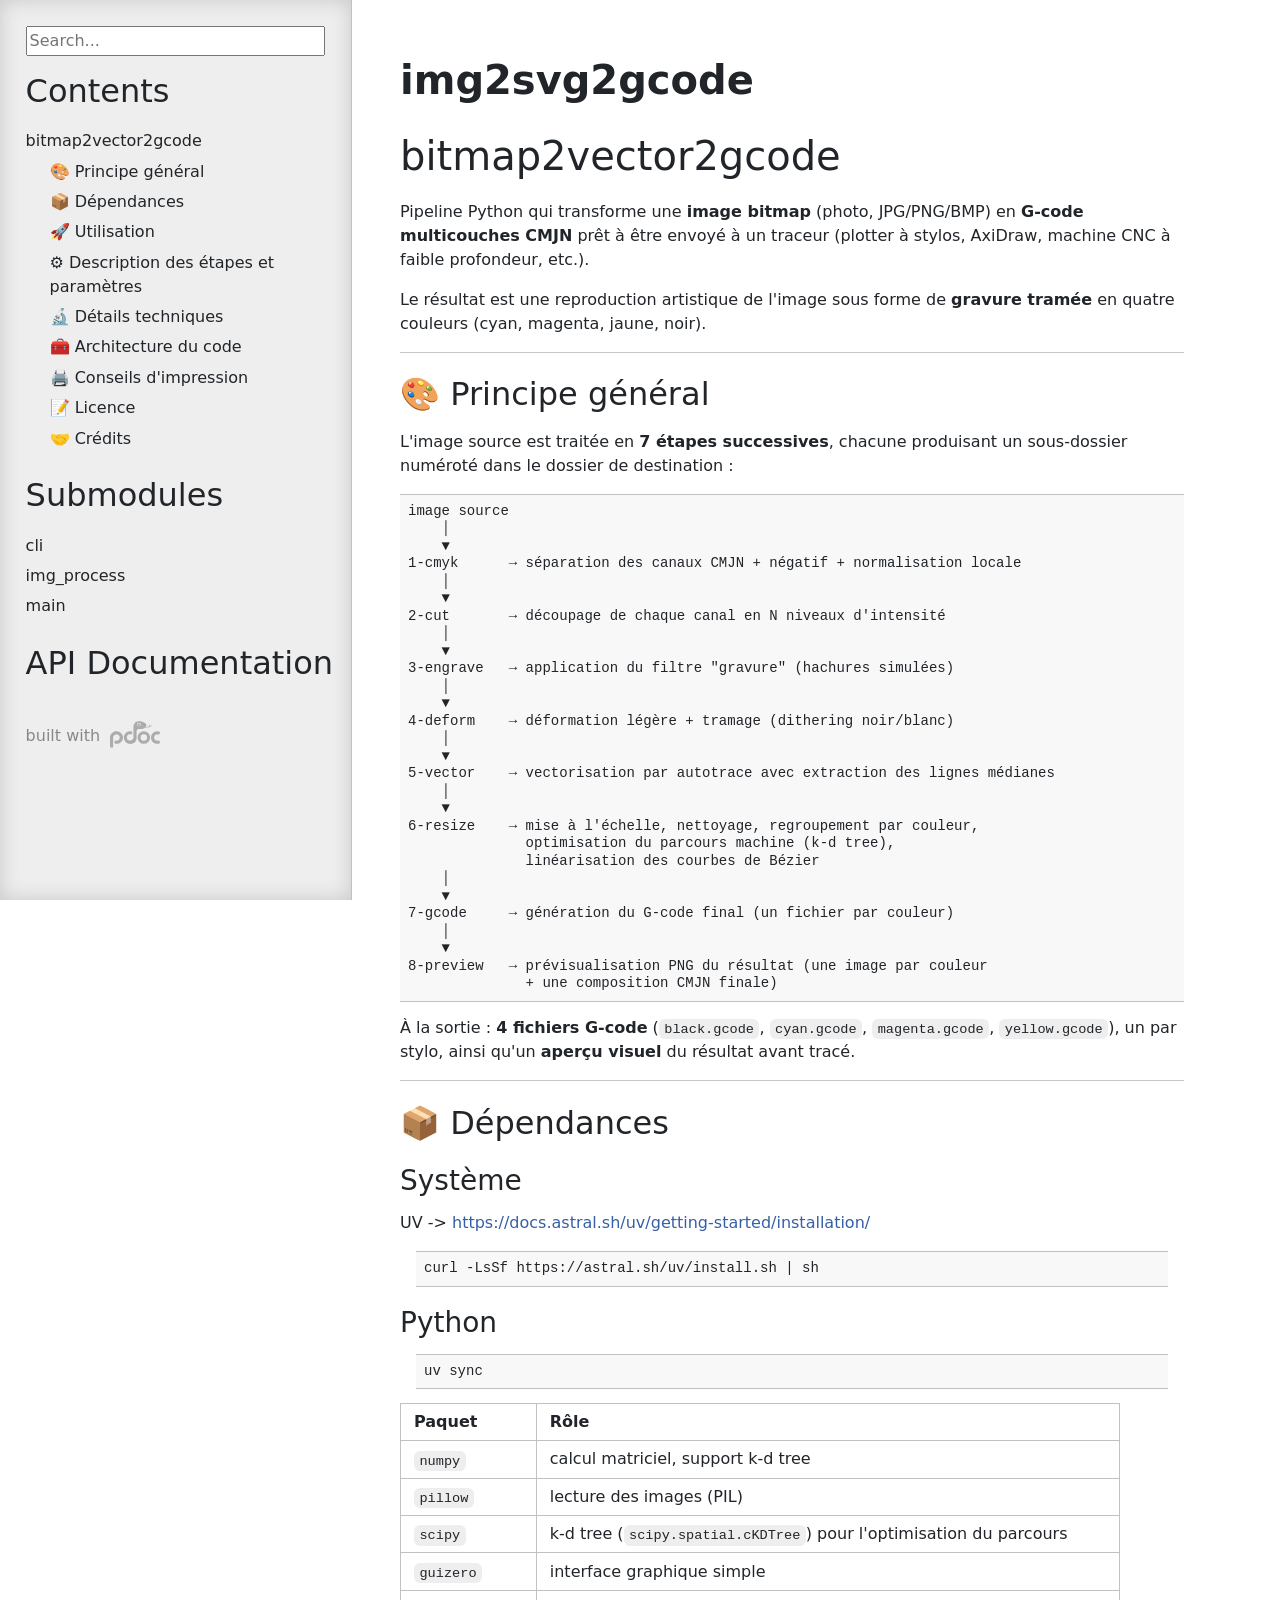
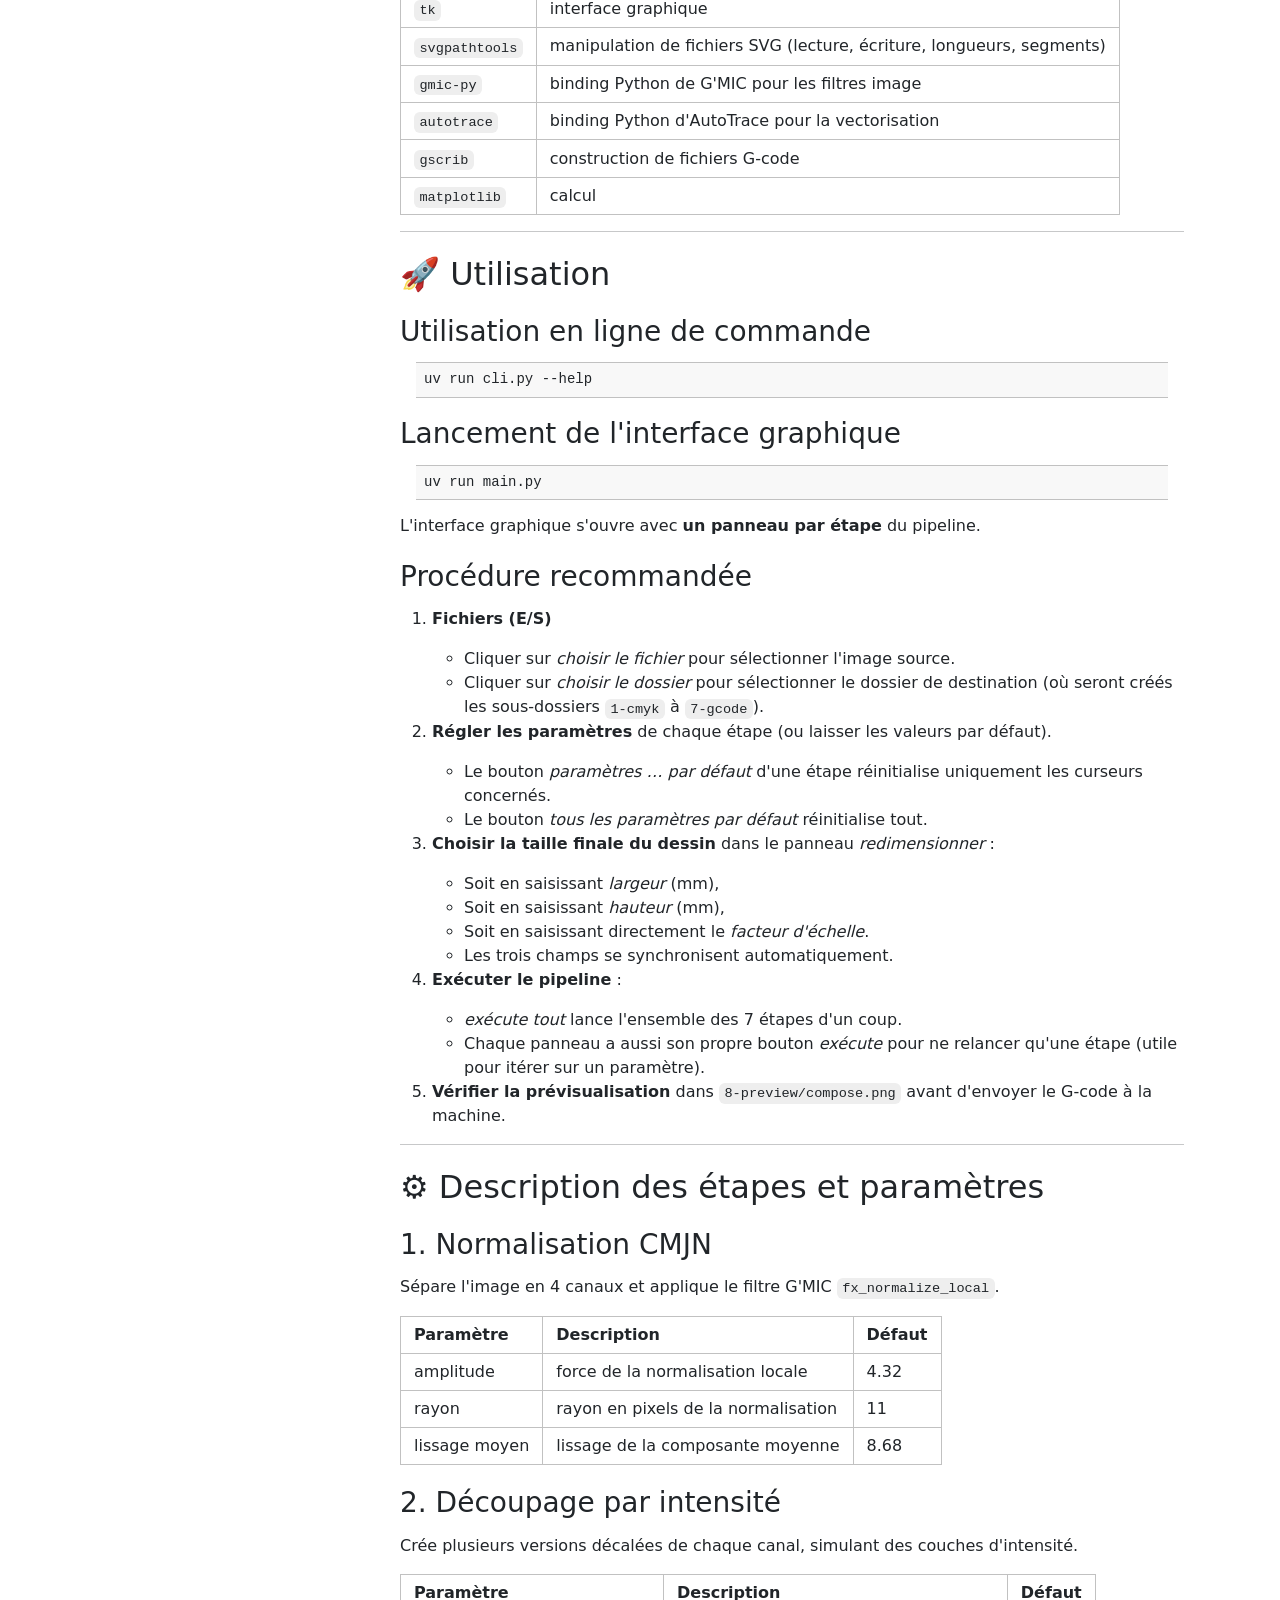
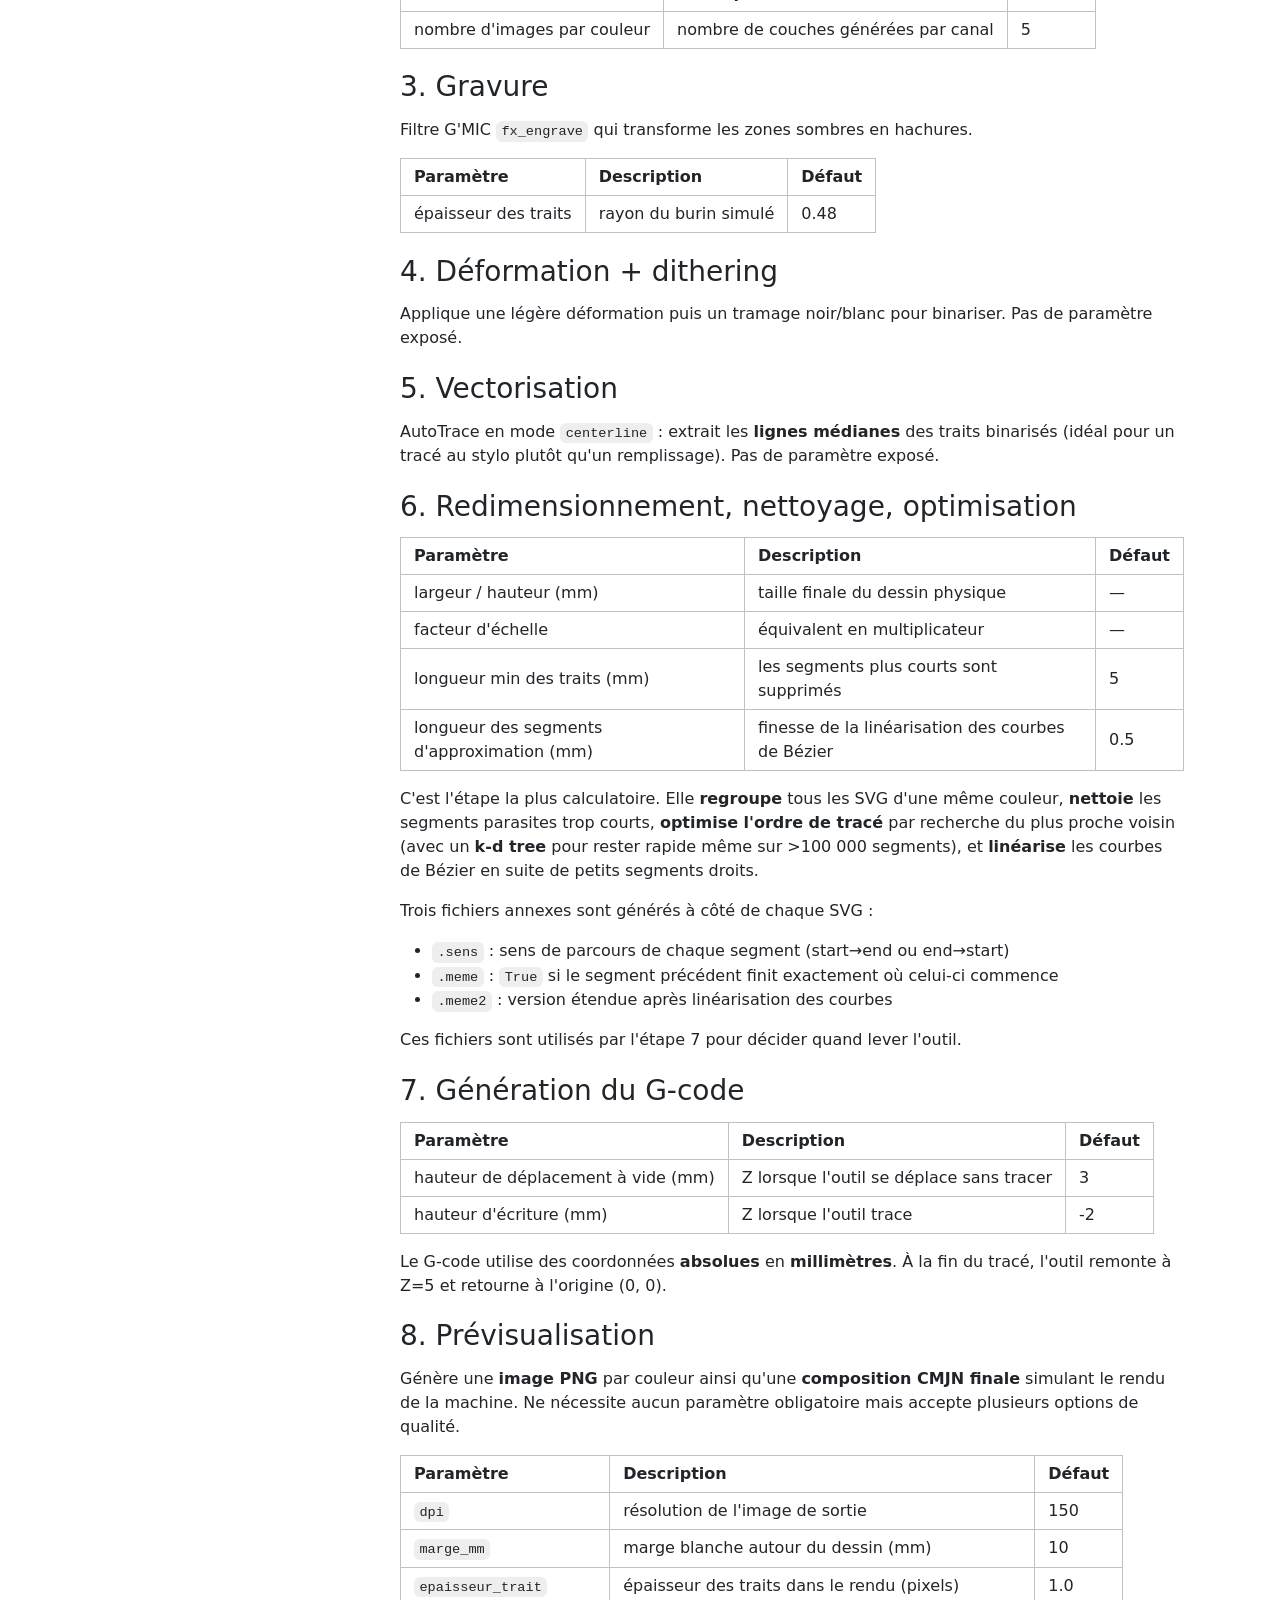
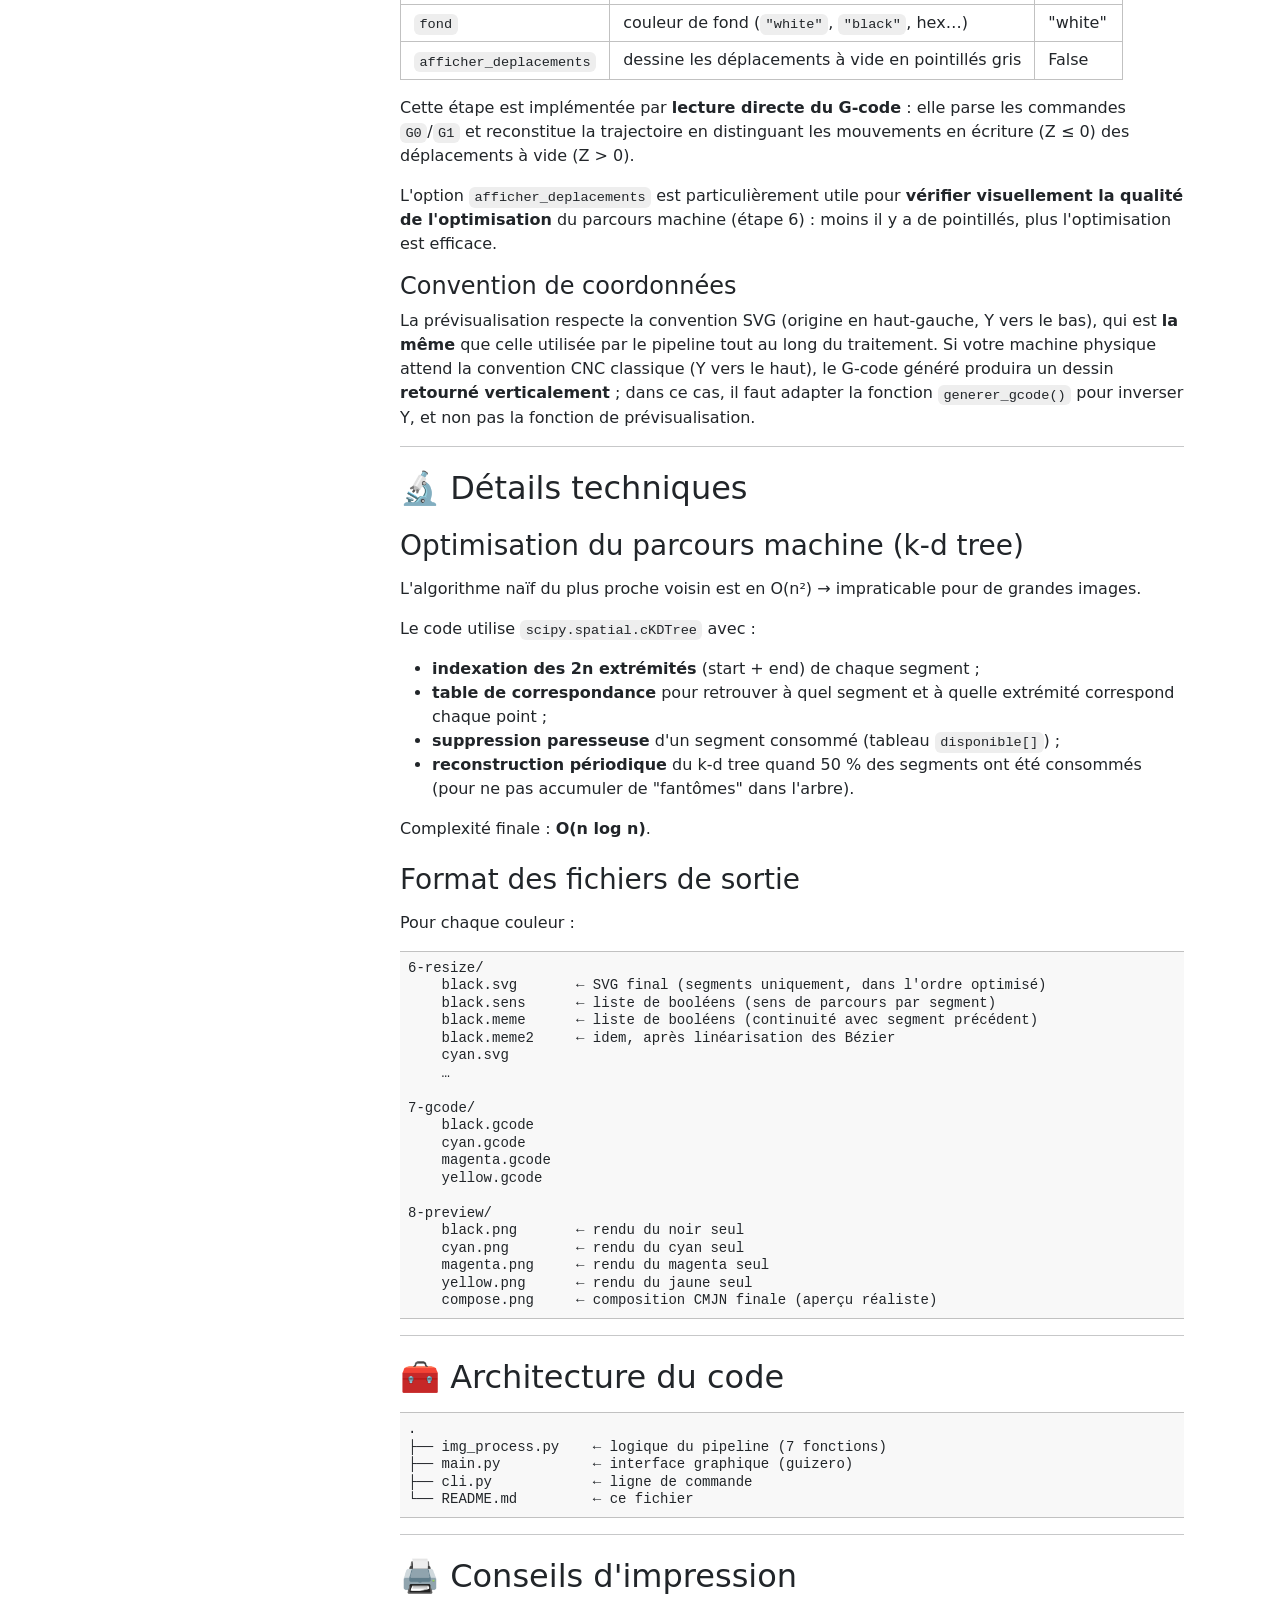
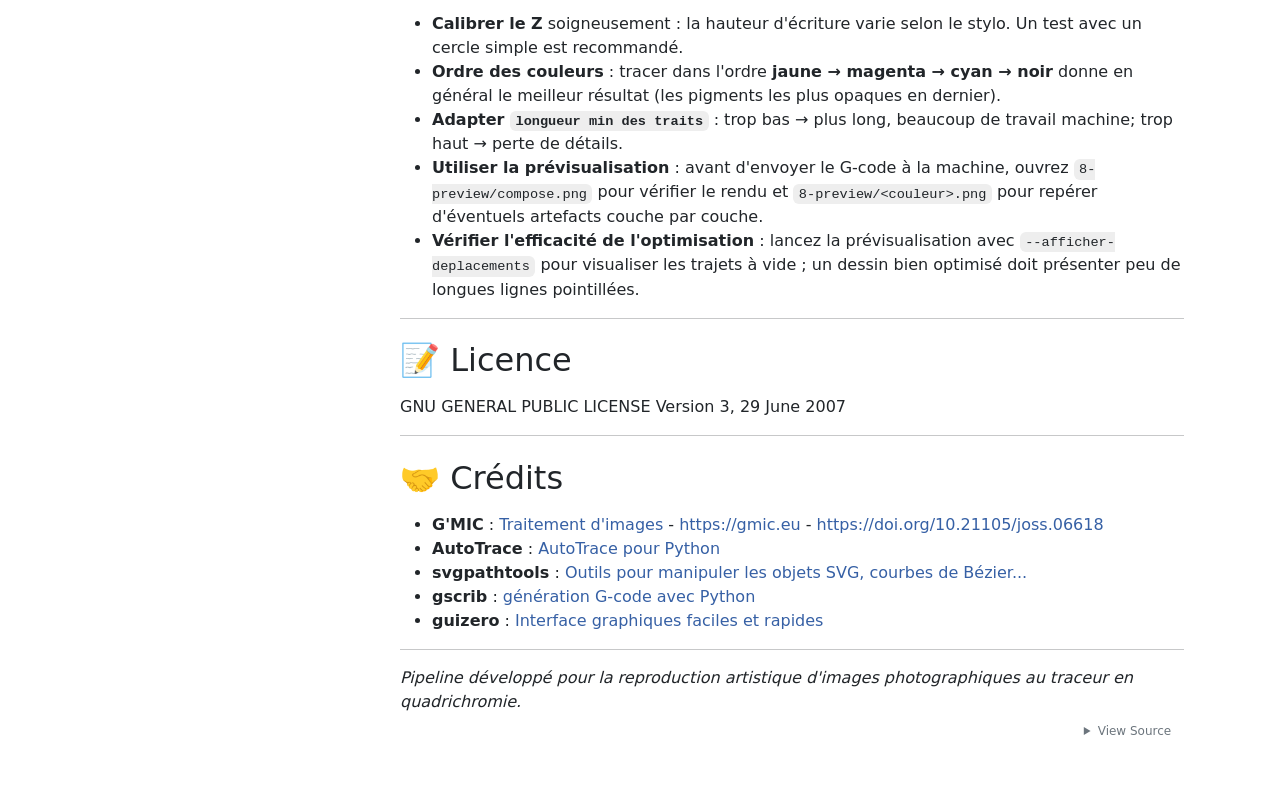
<file: docs/img2svg2gcode.html>
<!doctype html>
<html lang="en">
<head>
    <meta charset="utf-8">
    <meta name="viewport" content="width=device-width, initial-scale=1">
    <meta name="generator" content="pdoc 16.0.0"/>
    <title>img2svg2gcode API documentation</title>

    <style>/*! * Bootstrap Reboot v5.0.0 (https://getbootstrap.com/) * Copyright 2011-2021 The Bootstrap Authors * Copyright 2011-2021 Twitter, Inc. * Licensed under MIT (https://github.com/twbs/bootstrap/blob/main/LICENSE) * Forked from Normalize.css, licensed MIT (https://github.com/necolas/normalize.css/blob/master/LICENSE.md) */*,::after,::before{box-sizing:border-box}@media (prefers-reduced-motion:no-preference){:root{scroll-behavior:smooth}}body{margin:0;font-family:system-ui,-apple-system,"Segoe UI",Roboto,"Helvetica Neue",Arial,"Noto Sans","Liberation Sans",sans-serif,"Apple Color Emoji","Segoe UI Emoji","Segoe UI Symbol","Noto Color Emoji";font-size:1rem;font-weight:400;line-height:1.5;color:#212529;background-color:#fff;-webkit-text-size-adjust:100%;-webkit-tap-highlight-color:transparent}hr{margin:1rem 0;color:inherit;background-color:currentColor;border:0;opacity:.25}hr:not([size]){height:1px}h1,h2,h3,h4,h5,h6{margin-top:0;margin-bottom:.5rem;font-weight:500;line-height:1.2}h1{font-size:calc(1.375rem + 1.5vw)}@media (min-width:1200px){h1{font-size:2.5rem}}h2{font-size:calc(1.325rem + .9vw)}@media (min-width:1200px){h2{font-size:2rem}}h3{font-size:calc(1.3rem + .6vw)}@media (min-width:1200px){h3{font-size:1.75rem}}h4{font-size:calc(1.275rem + .3vw)}@media (min-width:1200px){h4{font-size:1.5rem}}h5{font-size:1.25rem}h6{font-size:1rem}p{margin-top:0;margin-bottom:1rem}abbr[data-bs-original-title],abbr[title]{-webkit-text-decoration:underline dotted;text-decoration:underline dotted;cursor:help;-webkit-text-decoration-skip-ink:none;text-decoration-skip-ink:none}address{margin-bottom:1rem;font-style:normal;line-height:inherit}ol,ul{padding-left:2rem}dl,ol,ul{margin-top:0;margin-bottom:1rem}ol ol,ol ul,ul ol,ul ul{margin-bottom:0}dt{font-weight:700}dd{margin-bottom:.5rem;margin-left:0}blockquote{margin:0 0 1rem}b,strong{font-weight:bolder}small{font-size:.875em}mark{padding:.2em;background-color:#fcf8e3}sub,sup{position:relative;font-size:.75em;line-height:0;vertical-align:baseline}sub{bottom:-.25em}sup{top:-.5em}a{color:#0d6efd;text-decoration:underline}a:hover{color:#0a58ca}a:not([href]):not([class]),a:not([href]):not([class]):hover{color:inherit;text-decoration:none}code,kbd,pre,samp{font-family:SFMono-Regular,Menlo,Monaco,Consolas,"Liberation Mono","Courier New",monospace;font-size:1em;direction:ltr;unicode-bidi:bidi-override}pre{display:block;margin-top:0;margin-bottom:1rem;overflow:auto;font-size:.875em}pre code{font-size:inherit;color:inherit;word-break:normal}code{font-size:.875em;color:#d63384;word-wrap:break-word}a>code{color:inherit}kbd{padding:.2rem .4rem;font-size:.875em;color:#fff;background-color:#212529;border-radius:.2rem}kbd kbd{padding:0;font-size:1em;font-weight:700}figure{margin:0 0 1rem}img,svg{vertical-align:middle}table{caption-side:bottom;border-collapse:collapse}caption{padding-top:.5rem;padding-bottom:.5rem;color:#6c757d;text-align:left}th{text-align:inherit;text-align:-webkit-match-parent}tbody,td,tfoot,th,thead,tr{border-color:inherit;border-style:solid;border-width:0}label{display:inline-block}button{border-radius:0}button:focus:not(:focus-visible){outline:0}button,input,optgroup,select,textarea{margin:0;font-family:inherit;font-size:inherit;line-height:inherit}button,select{text-transform:none}[role=button]{cursor:pointer}select{word-wrap:normal}select:disabled{opacity:1}[list]::-webkit-calendar-picker-indicator{display:none}[type=button],[type=reset],[type=submit],button{-webkit-appearance:button}[type=button]:not(:disabled),[type=reset]:not(:disabled),[type=submit]:not(:disabled),button:not(:disabled){cursor:pointer}::-moz-focus-inner{padding:0;border-style:none}textarea{resize:vertical}fieldset{min-width:0;padding:0;margin:0;border:0}legend{float:left;width:100%;padding:0;margin-bottom:.5rem;font-size:calc(1.275rem + .3vw);line-height:inherit}@media (min-width:1200px){legend{font-size:1.5rem}}legend+*{clear:left}::-webkit-datetime-edit-day-field,::-webkit-datetime-edit-fields-wrapper,::-webkit-datetime-edit-hour-field,::-webkit-datetime-edit-minute,::-webkit-datetime-edit-month-field,::-webkit-datetime-edit-text,::-webkit-datetime-edit-year-field{padding:0}::-webkit-inner-spin-button{height:auto}[type=search]{outline-offset:-2px;-webkit-appearance:textfield}::-webkit-search-decoration{-webkit-appearance:none}::-webkit-color-swatch-wrapper{padding:0}::file-selector-button{font:inherit}::-webkit-file-upload-button{font:inherit;-webkit-appearance:button}output{display:inline-block}iframe{border:0}summary{display:list-item;cursor:pointer}progress{vertical-align:baseline}[hidden]{display:none!important}</style>
    <style>/*! syntax-highlighting.css */pre{line-height:125%;}span.linenos{color:inherit; background-color:transparent; padding-left:5px; padding-right:20px;}.pdoc-code .hll{background-color:#ffffcc}.pdoc-code{background:#f8f8f8;}.pdoc-code .c{color:#3D7B7B; font-style:italic}.pdoc-code .err{border:1px solid #FF0000}.pdoc-code .k{color:#008000; font-weight:bold}.pdoc-code .o{color:#666666}.pdoc-code .ch{color:#3D7B7B; font-style:italic}.pdoc-code .cm{color:#3D7B7B; font-style:italic}.pdoc-code .cp{color:#9C6500}.pdoc-code .cpf{color:#3D7B7B; font-style:italic}.pdoc-code .c1{color:#3D7B7B; font-style:italic}.pdoc-code .cs{color:#3D7B7B; font-style:italic}.pdoc-code .gd{color:#A00000}.pdoc-code .ge{font-style:italic}.pdoc-code .gr{color:#E40000}.pdoc-code .gh{color:#000080; font-weight:bold}.pdoc-code .gi{color:#008400}.pdoc-code .go{color:#717171}.pdoc-code .gp{color:#000080; font-weight:bold}.pdoc-code .gs{font-weight:bold}.pdoc-code .gu{color:#800080; font-weight:bold}.pdoc-code .gt{color:#0044DD}.pdoc-code .kc{color:#008000; font-weight:bold}.pdoc-code .kd{color:#008000; font-weight:bold}.pdoc-code .kn{color:#008000; font-weight:bold}.pdoc-code .kp{color:#008000}.pdoc-code .kr{color:#008000; font-weight:bold}.pdoc-code .kt{color:#B00040}.pdoc-code .m{color:#666666}.pdoc-code .s{color:#BA2121}.pdoc-code .na{color:#687822}.pdoc-code .nb{color:#008000}.pdoc-code .nc{color:#0000FF; font-weight:bold}.pdoc-code .no{color:#880000}.pdoc-code .nd{color:#AA22FF}.pdoc-code .ni{color:#717171; font-weight:bold}.pdoc-code .ne{color:#CB3F38; font-weight:bold}.pdoc-code .nf{color:#0000FF}.pdoc-code .nl{color:#767600}.pdoc-code .nn{color:#0000FF; font-weight:bold}.pdoc-code .nt{color:#008000; font-weight:bold}.pdoc-code .nv{color:#19177C}.pdoc-code .ow{color:#AA22FF; font-weight:bold}.pdoc-code .w{color:#bbbbbb}.pdoc-code .mb{color:#666666}.pdoc-code .mf{color:#666666}.pdoc-code .mh{color:#666666}.pdoc-code .mi{color:#666666}.pdoc-code .mo{color:#666666}.pdoc-code .sa{color:#BA2121}.pdoc-code .sb{color:#BA2121}.pdoc-code .sc{color:#BA2121}.pdoc-code .dl{color:#BA2121}.pdoc-code .sd{color:#BA2121; font-style:italic}.pdoc-code .s2{color:#BA2121}.pdoc-code .se{color:#AA5D1F; font-weight:bold}.pdoc-code .sh{color:#BA2121}.pdoc-code .si{color:#A45A77; font-weight:bold}.pdoc-code .sx{color:#008000}.pdoc-code .sr{color:#A45A77}.pdoc-code .s1{color:#BA2121}.pdoc-code .ss{color:#19177C}.pdoc-code .bp{color:#008000}.pdoc-code .fm{color:#0000FF}.pdoc-code .vc{color:#19177C}.pdoc-code .vg{color:#19177C}.pdoc-code .vi{color:#19177C}.pdoc-code .vm{color:#19177C}.pdoc-code .il{color:#666666}</style>
    <style>/*! theme.css */:root{--pdoc-background:#fff;}.pdoc{--text:#212529;--muted:#6c757d;--link:#3660a5;--link-hover:#1659c5;--code:#f8f8f8;--active:#fff598;--accent:#eee;--accent2:#c1c1c1;--nav-hover:rgba(255, 255, 255, 0.5);--name:#0066BB;--def:#008800;--annotation:#007020;}</style>
    <style>/*! layout.css */html, body{width:100%;height:100%;}html, main{scroll-behavior:smooth;}body{background-color:var(--pdoc-background);}@media (max-width:769px){#navtoggle{cursor:pointer;position:absolute;width:50px;height:40px;top:1rem;right:1rem;border-color:var(--text);color:var(--text);display:flex;opacity:0.8;z-index:999;}#navtoggle:hover{opacity:1;}#togglestate + div{display:none;}#togglestate:checked + div{display:inherit;}main, header{padding:2rem 3vw;}header + main{margin-top:-3rem;}.git-button{display:none !important;}nav input[type="search"]{max-width:77%;}nav input[type="search"]:first-child{margin-top:-6px;}nav input[type="search"]:valid ~ *{display:none !important;}}@media (min-width:770px){:root{--sidebar-width:clamp(12.5rem, 28vw, 22rem);}nav{position:fixed;overflow:auto;height:100vh;width:var(--sidebar-width);}main, header{padding:3rem 2rem 3rem calc(var(--sidebar-width) + 3rem);width:calc(54rem + var(--sidebar-width));max-width:100%;}header + main{margin-top:-4rem;}#navtoggle{display:none;}}#togglestate{position:absolute;height:0;opacity:0;}nav.pdoc{--pad:clamp(0.5rem, 2vw, 1.75rem);--indent:1.5rem;background-color:var(--accent);border-right:1px solid var(--accent2);box-shadow:0 0 20px rgba(50, 50, 50, .2) inset;padding:0 0 0 var(--pad);overflow-wrap:anywhere;scrollbar-width:thin; scrollbar-color:var(--accent2) transparent; z-index:1}nav.pdoc::-webkit-scrollbar{width:.4rem; }nav.pdoc::-webkit-scrollbar-thumb{background-color:var(--accent2); }nav.pdoc > div{padding:var(--pad) 0;}nav.pdoc .module-list-button{display:inline-flex;align-items:center;color:var(--text);border-color:var(--muted);margin-bottom:1rem;}nav.pdoc .module-list-button:hover{border-color:var(--text);}nav.pdoc input[type=search]{display:block;outline-offset:0;width:calc(100% - var(--pad));}nav.pdoc .logo{max-width:calc(100% - var(--pad));max-height:35vh;display:block;margin:0 auto 1rem;transform:translate(calc(-.5 * var(--pad)), 0);}nav.pdoc ul{list-style:none;padding-left:0;}nav.pdoc > div > ul{margin-left:calc(0px - var(--pad));}nav.pdoc li a{padding:.2rem 0 .2rem calc(var(--pad) + var(--indent));}nav.pdoc > div > ul > li > a{padding-left:var(--pad);}nav.pdoc li{transition:all 100ms;}nav.pdoc li:hover{background-color:var(--nav-hover);}nav.pdoc a, nav.pdoc a:hover{color:var(--text);}nav.pdoc a{display:block;}nav.pdoc > h2:first-of-type{margin-top:1.5rem;}nav.pdoc .class:before{content:"class ";color:var(--muted);}nav.pdoc .function:after{content:"()";color:var(--muted);}nav.pdoc footer:before{content:"";display:block;width:calc(100% - var(--pad));border-top:solid var(--accent2) 1px;margin-top:1.5rem;padding-top:.5rem;}nav.pdoc footer{font-size:small;}</style>
    <style>/*! content.css */.pdoc{color:var(--text);box-sizing:border-box;line-height:1.5;background:none;}.pdoc .pdoc-button{cursor:pointer;display:inline-block;border:solid black 1px;border-radius:2px;font-size:.75rem;padding:calc(0.5em - 1px) 1em;transition:100ms all;}.pdoc .alert{padding:1rem 1rem 1rem calc(1.5rem + 24px);border:1px solid transparent;border-radius:.25rem;background-repeat:no-repeat;background-position:.75rem center;margin-bottom:1rem;}.pdoc .alert > em{display:none;}.pdoc .alert > *:last-child{margin-bottom:0;}.pdoc .alert.note{color:#084298;background-color:#cfe2ff;border-color:#b6d4fe;background-image:url("data:image/svg+xml,%3Csvg%20xmlns%3D%22http%3A//www.w3.org/2000/svg%22%20width%3D%2224%22%20height%3D%2224%22%20fill%3D%22%23084298%22%20viewBox%3D%220%200%2016%2016%22%3E%3Cpath%20d%3D%22M8%2016A8%208%200%201%200%208%200a8%208%200%200%200%200%2016zm.93-9.412-1%204.705c-.07.34.029.533.304.533.194%200%20.487-.07.686-.246l-.088.416c-.287.346-.92.598-1.465.598-.703%200-1.002-.422-.808-1.319l.738-3.468c.064-.293.006-.399-.287-.47l-.451-.081.082-.381%202.29-.287zM8%205.5a1%201%200%201%201%200-2%201%201%200%200%201%200%202z%22/%3E%3C/svg%3E");}.pdoc .alert.tip{color:#0a3622;background-color:#d1e7dd;border-color:#a3cfbb;background-image:url("data:image/svg+xml,%3Csvg%20xmlns%3D%22http%3A//www.w3.org/2000/svg%22%20width%3D%2224%22%20height%3D%2224%22%20fill%3D%22%230a3622%22%20viewBox%3D%220%200%2016%2016%22%3E%3Cpath%20d%3D%22M2%206a6%206%200%201%201%2010.174%204.31c-.203.196-.359.4-.453.619l-.762%201.769A.5.5%200%200%201%2010.5%2013a.5.5%200%200%201%200%201%20.5.5%200%200%201%200%201l-.224.447a1%201%200%200%201-.894.553H6.618a1%201%200%200%201-.894-.553L5.5%2015a.5.5%200%200%201%200-1%20.5.5%200%200%201%200-1%20.5.5%200%200%201-.46-.302l-.761-1.77a2%202%200%200%200-.453-.618A5.98%205.98%200%200%201%202%206m6-5a5%205%200%200%200-3.479%208.592c.263.254.514.564.676.941L5.83%2012h4.342l.632-1.467c.162-.377.413-.687.676-.941A5%205%200%200%200%208%201%22/%3E%3C/svg%3E");}.pdoc .alert.important{color:#055160;background-color:#cff4fc;border-color:#9eeaf9;background-image:url("data:image/svg+xml,%3Csvg%20xmlns%3D%22http%3A//www.w3.org/2000/svg%22%20width%3D%2224%22%20height%3D%2224%22%20fill%3D%22%23055160%22%20viewBox%3D%220%200%2016%2016%22%3E%3Cpath%20d%3D%22M2%200a2%202%200%200%200-2%202v12a2%202%200%200%200%202%202h12a2%202%200%200%200%202-2V2a2%202%200%200%200-2-2zm6%204c.535%200%20.954.462.9.995l-.35%203.507a.552.552%200%200%201-1.1%200L7.1%204.995A.905.905%200%200%201%208%204m.002%206a1%201%200%201%201%200%202%201%201%200%200%201%200-2%22/%3E%3C/svg%3E");}.pdoc .alert.warning{color:#664d03;background-color:#fff3cd;border-color:#ffecb5;background-image:url("data:image/svg+xml,%3Csvg%20xmlns%3D%22http%3A//www.w3.org/2000/svg%22%20width%3D%2224%22%20height%3D%2224%22%20fill%3D%22%23664d03%22%20viewBox%3D%220%200%2016%2016%22%3E%3Cpath%20d%3D%22M8.982%201.566a1.13%201.13%200%200%200-1.96%200L.165%2013.233c-.457.778.091%201.767.98%201.767h13.713c.889%200%201.438-.99.98-1.767L8.982%201.566zM8%205c.535%200%20.954.462.9.995l-.35%203.507a.552.552%200%200%201-1.1%200L7.1%205.995A.905.905%200%200%201%208%205zm.002%206a1%201%200%201%201%200%202%201%201%200%200%201%200-2z%22/%3E%3C/svg%3E");}.pdoc .alert.caution{color:#842029;background-color:#f8d7da;border-color:#f5c2c7;background-image:url("data:image/svg+xml,%3Csvg%20xmlns%3D%22http%3A//www.w3.org/2000/svg%22%20width%3D%2224%22%20height%3D%2224%22%20fill%3D%22%23842029%22%20viewBox%3D%220%200%2016%2016%22%3E%3Cpath%20d%3D%22M11.46.146A.5.5%200%200%200%2011.107%200H4.893a.5.5%200%200%200-.353.146L.146%204.54A.5.5%200%200%200%200%204.893v6.214a.5.5%200%200%200%20.146.353l4.394%204.394a.5.5%200%200%200%20.353.146h6.214a.5.5%200%200%200%20.353-.146l4.394-4.394a.5.5%200%200%200%20.146-.353V4.893a.5.5%200%200%200-.146-.353zM8%204c.535%200%20.954.462.9.995l-.35%203.507a.552.552%200%200%201-1.1%200L7.1%204.995A.905.905%200%200%201%208%204m.002%206a1%201%200%201%201%200%202%201%201%200%200%201%200-2%22/%3E%3C/svg%3E");}.pdoc .alert.danger{color:#842029;background-color:#f8d7da;border-color:#f5c2c7;background-image:url("data:image/svg+xml,%3Csvg%20xmlns%3D%22http%3A//www.w3.org/2000/svg%22%20width%3D%2224%22%20height%3D%2224%22%20fill%3D%22%23842029%22%20viewBox%3D%220%200%2016%2016%22%3E%3Cpath%20d%3D%22M5.52.359A.5.5%200%200%201%206%200h4a.5.5%200%200%201%20.474.658L8.694%206H12.5a.5.5%200%200%201%20.395.807l-7%209a.5.5%200%200%201-.873-.454L6.823%209.5H3.5a.5.5%200%200%201-.48-.641l2.5-8.5z%22/%3E%3C/svg%3E");}.pdoc .visually-hidden{position:absolute !important;width:1px !important;height:1px !important;padding:0 !important;margin:-1px !important;overflow:hidden !important;clip:rect(0, 0, 0, 0) !important;white-space:nowrap !important;border:0 !important;}.pdoc h1, .pdoc h2, .pdoc h3{font-weight:300;margin:.3em 0;padding:.2em 0;}.pdoc > section:not(.module-info) h1{font-size:1.5rem;font-weight:500;}.pdoc > section:not(.module-info) h2{font-size:1.4rem;font-weight:500;}.pdoc > section:not(.module-info) h3{font-size:1.3rem;font-weight:500;}.pdoc > section:not(.module-info) h4{font-size:1.2rem;}.pdoc > section:not(.module-info) h5{font-size:1.1rem;}.pdoc a{text-decoration:none;color:var(--link);}.pdoc a:hover{color:var(--link-hover);}.pdoc blockquote{margin-left:2rem;}.pdoc pre{border-top:1px solid var(--accent2);border-bottom:1px solid var(--accent2);margin-top:0;margin-bottom:1em;padding:.5rem 0 .5rem .5rem;overflow-x:auto;background-color:var(--code);}.pdoc code{color:var(--text);padding:.2em .4em;margin:0;font-size:85%;background-color:var(--accent);border-radius:6px;}.pdoc a > code{color:inherit;}.pdoc pre > code{display:inline-block;font-size:inherit;background:none;border:none;padding:0;}.pdoc > section:not(.module-info){margin-bottom:1.5rem;}.pdoc .modulename{margin-top:0;font-weight:bold;}.pdoc .modulename a{color:var(--link);transition:100ms all;}.pdoc .git-button{float:right;border:solid var(--link) 1px;}.pdoc .git-button:hover{background-color:var(--link);color:var(--pdoc-background);}.view-source-toggle-state,.view-source-toggle-state ~ .pdoc-code{display:none;}.view-source-toggle-state:checked ~ .pdoc-code{display:block;}.view-source-button{display:inline-block;float:right;font-size:.75rem;line-height:1.5rem;color:var(--muted);padding:0 .4rem 0 1.3rem;cursor:pointer;text-indent:-2px;}.view-source-button > span{visibility:hidden;}.module-info .view-source-button{float:none;display:flex;justify-content:flex-end;margin:-1.2rem .4rem -.2rem 0;}.view-source-button::before{position:absolute;content:"View Source";display:list-item;list-style-type:disclosure-closed;}.view-source-toggle-state:checked ~ .attr .view-source-button::before,.view-source-toggle-state:checked ~ .view-source-button::before{list-style-type:disclosure-open;}.pdoc .docstring{margin-bottom:1.5rem;}.pdoc section:not(.module-info) .docstring{margin-left:clamp(0rem, 5vw - 2rem, 1rem);}.pdoc .docstring .pdoc-code{margin-left:1em;margin-right:1em;}.pdoc h1:target,.pdoc h2:target,.pdoc h3:target,.pdoc h4:target,.pdoc h5:target,.pdoc h6:target,.pdoc .pdoc-code > pre > span:target{background-color:var(--active);box-shadow:-1rem 0 0 0 var(--active);}.pdoc .pdoc-code > pre > span:target{display:block;}.pdoc div:target > .attr,.pdoc section:target > .attr,.pdoc dd:target > a{background-color:var(--active);}.pdoc *{scroll-margin:2rem;}.pdoc .pdoc-code .linenos{user-select:none;}.pdoc .attr:hover{filter:contrast(0.95);}.pdoc section, .pdoc .classattr{position:relative;}.pdoc .headerlink{--width:clamp(1rem, 3vw, 2rem);position:absolute;top:0;left:calc(0rem - var(--width));transition:all 100ms ease-in-out;opacity:0;}.pdoc .headerlink::before{content:"#";display:block;text-align:center;width:var(--width);height:2.3rem;line-height:2.3rem;font-size:1.5rem;}.pdoc .attr:hover ~ .headerlink,.pdoc *:target > .headerlink,.pdoc .headerlink:hover{opacity:1;}.pdoc .attr{display:block;margin:.5rem 0 .5rem;padding:.4rem .4rem .4rem 1rem;background-color:var(--accent);overflow-x:auto;}.pdoc .classattr{margin-left:2rem;}.pdoc .decorator-deprecated{color:#842029;}.pdoc .decorator-deprecated ~ span{filter:grayscale(1) opacity(0.8);}.pdoc .name{color:var(--name);font-weight:bold;}.pdoc .def{color:var(--def);font-weight:bold;}.pdoc .signature{background-color:transparent;}.pdoc .param, .pdoc .return-annotation{white-space:pre;}.pdoc .signature.multiline .param{display:block;}.pdoc .signature.condensed .param{display:inline-block;}.pdoc .annotation{color:var(--annotation);}.pdoc .view-value-toggle-state,.pdoc .view-value-toggle-state ~ .default_value{display:none;}.pdoc .view-value-toggle-state:checked ~ .default_value{display:inherit;}.pdoc .view-value-button{font-size:.5rem;vertical-align:middle;border-style:dashed;margin-top:-0.1rem;}.pdoc .view-value-button:hover{background:white;}.pdoc .view-value-button::before{content:"show";text-align:center;width:2.2em;display:inline-block;}.pdoc .view-value-toggle-state:checked ~ .view-value-button::before{content:"hide";}.pdoc .inherited{margin-left:2rem;}.pdoc .inherited dt{font-weight:700;}.pdoc .inherited dt, .pdoc .inherited dd{display:inline;margin-left:0;margin-bottom:.5rem;}.pdoc .inherited dd:not(:last-child):after{content:", ";}.pdoc .inherited .class:before{content:"class ";}.pdoc .inherited .function a:after{content:"()";}.pdoc .search-result .docstring{overflow:auto;max-height:25vh;}.pdoc .search-result.focused > .attr{background-color:var(--active);}.pdoc .attribution{margin-top:2rem;display:block;opacity:0.5;transition:all 200ms;filter:grayscale(100%);}.pdoc .attribution:hover{opacity:1;filter:grayscale(0%);}.pdoc .attribution img{margin-left:5px;height:27px;vertical-align:bottom;width:50px;transition:all 200ms;}.pdoc table{display:block;width:max-content;max-width:100%;overflow:auto;margin-bottom:1rem;}.pdoc table th{font-weight:600;}.pdoc table th, .pdoc table td{padding:6px 13px;border:1px solid var(--accent2);}</style>
    <style>/*! custom.css */</style></head>
<body>
    <nav class="pdoc">
        <label id="navtoggle" for="togglestate" class="pdoc-button"><svg xmlns='http://www.w3.org/2000/svg' viewBox='0 0 30 30'><path stroke-linecap='round' stroke="currentColor" stroke-miterlimit='10' stroke-width='2' d='M4 7h22M4 15h22M4 23h22'/></svg></label>
        <input id="togglestate" type="checkbox" aria-hidden="true" tabindex="-1">
        <div>

            <input type="search" placeholder="Search..." role="searchbox" aria-label="search"
                   pattern=".+" required>

            <h2>Contents</h2>
            <ul>
  <li><a href="#bitmap2vector2gcode">bitmap2vector2gcode</a>
  <ul>
    <li><a href="#principe-general">🎨 Principe général</a></li>
    <li><a href="#dependances">📦 Dépendances</a></li>
    <li><a href="#utilisation">🚀 Utilisation</a></li>
    <li><a href="#description-des-etapes-et-parametres">⚙️ Description des étapes et paramètres</a></li>
    <li><a href="#details-techniques">🔬 Détails techniques</a></li>
    <li><a href="#architecture-du-code">🧰 Architecture du code</a></li>
    <li><a href="#conseils-dimpression">🖨️ Conseils d'impression</a></li>
    <li><a href="#licence">📝 Licence</a></li>
    <li><a href="#credits">🤝 Crédits</a></li>
  </ul></li>
</ul>


            <h2>Submodules</h2>
            <ul>
                    <li><a href="img2svg2gcode/cli.html">cli</a></li>
                    <li><a href="img2svg2gcode/img_process.html">img_process</a></li>
                    <li><a href="img2svg2gcode/main.html">main</a></li>
            </ul>

            <h2>API Documentation</h2>
                <ul class="memberlist">
    </ul>



        <a class="attribution" title="pdoc: Python API documentation generator" href="https://pdoc.dev" target="_blank">
            built with <span class="visually-hidden">pdoc</span><img
                alt="pdoc logo"
                src="data:image/svg+xml,%3Csvg%20xmlns%3D%22http%3A//www.w3.org/2000/svg%22%20role%3D%22img%22%20aria-label%3D%22pdoc%20logo%22%20width%3D%22300%22%20height%3D%22160%22%20viewBox%3D%220%200%20150%2080%22%3E%3Ctitle%3Epdoc%3C/title%3E%3Cpath%20d%3D%22M132.316%2048.886c.276-4.679%202.342-6.698%204.409-7.982s4.27-1.165%206.751-1.055c1.586.07%203.044.156%204.222-.482%201.142-.619%202.026-1.932%202.162-3.739.268-3.576-1.929-5.368-5.006-5.551s-7.599.524-10.517%201.606c-4.455%201.652-8.588%206.606-9.552%208.992s-2.342%206.193-1.745%2010.873%202.664%209.221%205.878%2011.79%205.878%203.808%2010.103%204.312%203.444.229%206.062.229%205.006-2.202%204.914-4.909-2.296-5.001-4.501-4.863-3.077.505-5.281.229-7.715-2.064-7.899-9.451z%22%20fill%3D%22%23198754%22/%3E%3Ccircle%20cx%3D%22101.504%22%20cy%3D%2248.943%22%20r%3D%2214.208%22%20fill%3D%22none%22%20stroke%3D%22%23198754%22%20stroke-width%3D%229.354%22/%3E%3Cpath%20d%3D%22M87.81.002c-3.637.065-5.001.454-7.014%201.232s-3.443%201.363-6.3%204.282c-1.723%201.76-3.148%205.019-3.776%207.329-.413%201.521-.316%202.63-.316%202.63l-.195%2034.612c.065%205.774-6.755%208.305-9.612%208.37s-9.678-1.038-9.743-9.408%207.128-9.521%208.362-9.521c1.413-.13%202.526-.021%203.718-.016%202.071.009%204.157-.778%204.092-4.671s-4.157-4.736-4.157-4.736c-6.3-.843-11.43%202.206-11.43%202.206S40.917%2038.15%2041.372%2049.634%2051.568%2068.19%2061.311%2068.125s18.316-7.007%2018.445-17.193l.13-22.772c.046-2.291%202.683-3.644%204.476-4.203.745-.232%201.694-.274%201.694-.274l10.457-.13s4.871-.324%207.729-3.114%204.352-6.294%204.352-6.294.974-3.049.13-4.606-.195-1.233-2.792-3.309-8.573-4.477-8.573-4.477S91.447-.063%2087.81.002zM0%2047.169l.065%2028.417S0%2080.127%204.481%2079.997s5.072-3.866%205.049-4.152l-.113-28.482s1.624-7.656%209.937-7.721%2010.002%206.942%2010.002%208.499-.909%2010.51-9.093%2010.51c-.948%200-2.99-.567-4.145-.272-3.919%201-3.194%204.554-3.194%204.554s.065%205.061%207.404%204.996%2018.575-6.034%2018.575-19.074S26.953%2030.04%2019.549%2029.91%201.234%2035.296%200%2047.169z%22%20fill%3D%22%23198754%22/%3E%3Cg%20transform%3D%22matrix%28.325601%200%200%20.325256%20-10.32669%20-45.802786%29%22%3E%3Ccircle%20cx%3D%22297.554%22%20cy%3D%22172.286%22%20r%3D%2216.5%22%20fill%3D%22%23fff%22/%3E%3Cellipse%20cx%3D%22297.709%22%20cy%3D%22172.642%22%20rx%3D%2211.071%22%20ry%3D%2210.871%22%20fill%3D%22%23105a48%22/%3E%3Ccircle%20cx%3D%22304.104%22%20cy%3D%22167.667%22%20r%3D%224.5%22%20fill%3D%22%23fff%22/%3E%3C/g%3E%3Cpath%20d%3D%22M94.661%2017.032l.893-1.476s.99.714%201.916.925%201.575.114%202.955.114l14.565-.162c1.283-.032%203.085-.762%203.02-3.293s-.373-3.503-.373-3.503l1.283-.487s.52.503.877%201.573.309%201.995.292%202.66-.227%201.541-.227%201.541%201.564-.308%202.359-1.038.823-.779%201.489-1.508.812-.86.812-.86.552-.13.877.26.341.957.065%201.46-1.672%202.206-3.247%203.066-2.76%201.427-3.929%201.768-3.848.73-7.063.714l-10.944-.114s-2.143-.081-3.02-.373-2.241-.973-2.598-1.265z%22%20fill%3D%22%23d36d49%22/%3E%3Cg%20fill%3D%22%23105a48%22%3E%3Cellipse%20cx%3D%2293.052%22%20cy%3D%2243.567%22%20rx%3D%22.869%22%20ry%3D%221.014%22%20transform%3D%22rotate%28341.022%29%22/%3E%3Cellipse%20cx%3D%22104.3%22%20cy%3D%22-16.184%22%20rx%3D%22.865%22%20ry%3D%221.009%22%20transform%3D%22rotate%2814.786%29%22/%3E%3C/g%3E%3C/svg%3E"/>
        </a>
</div>
    </nav>
    <main class="pdoc">
            <section class="module-info">
                    <h1 class="modulename">
img2svg2gcode    </h1>

                        <div class="docstring"><h1 id="bitmap2vector2gcode">bitmap2vector2gcode</h1>

<p>Pipeline Python qui transforme une <strong>image bitmap</strong> (photo, JPG/PNG/BMP) en <strong>G-code multicouches CMJN</strong> prêt à être envoyé à un traceur (plotter à stylos, AxiDraw, machine CNC à faible profondeur, etc.).</p>

<p>Le résultat est une reproduction artistique de l'image sous forme de <strong>gravure tramée</strong> en quatre couleurs (cyan, magenta, jaune, noir).</p>

<hr />

<h2 id="principe-general">🎨 Principe général</h2>

<p>L'image source est traitée en <strong>7 étapes successives</strong>, chacune produisant un sous-dossier numéroté dans le dossier de destination :</p>

<pre><code>image source
    │
    ▼
1-cmyk      → séparation des canaux CMJN + négatif + normalisation locale
    │
    ▼
2-cut       → découpage de chaque canal en N niveaux d'intensité
    │
    ▼
3-engrave   → application du filtre "gravure" (hachures simulées)
    │
    ▼
4-deform    → déformation légère + tramage (dithering noir/blanc)
    │
    ▼
5-vector    → vectorisation par autotrace avec extraction des lignes médianes
    │
    ▼
6-resize    → mise à l'échelle, nettoyage, regroupement par couleur,
              optimisation du parcours machine (k-d tree),
              linéarisation des courbes de Bézier
    │
    ▼
7-gcode     → génération du G-code final (un fichier par couleur)
    │
    ▼
8-preview   → prévisualisation PNG du résultat (une image par couleur
              + une composition CMJN finale)
</code></pre>

<p>À la sortie : <strong>4 fichiers G-code</strong> (<code>black.gcode</code>, <code>cyan.gcode</code>, <code>magenta.gcode</code>, <code>yellow.gcode</code>), un par stylo, ainsi qu'un <strong>aperçu visuel</strong> du résultat avant tracé.</p>

<hr />

<h2 id="dependances">📦 Dépendances</h2>

<h3 id="systeme">Système</h3>

<p>UV -> <a href="https://docs.astral.sh/uv/getting-started/installation/">https://docs.astral.sh/uv/getting-started/installation/</a></p>

<div class="pdoc-code codehilite">
<pre><span></span><code>curl<span class="w"> </span>-LsSf<span class="w"> </span>https://astral.sh/uv/install.sh<span class="w"> </span><span class="p">|</span><span class="w"> </span>sh
</code></pre>
</div>

<h3 id="python">Python</h3>

<div class="pdoc-code codehilite">
<pre><span></span><code>uv<span class="w"> </span>sync
</code></pre>
</div>

<table>
<thead>
<tr>
  <th>Paquet</th>
  <th>Rôle</th>
</tr>
</thead>
<tbody>
<tr>
  <td><code>numpy</code></td>
  <td>calcul matriciel, support k-d tree</td>
</tr>
<tr>
  <td><code>pillow</code></td>
  <td>lecture des images (PIL)</td>
</tr>
<tr>
  <td><code>scipy</code></td>
  <td>k-d tree (<code>scipy.spatial.cKDTree</code>) pour l'optimisation du parcours</td>
</tr>
<tr>
  <td><code>guizero</code></td>
  <td>interface graphique simple</td>
</tr>
<tr>
  <td><code>tk</code></td>
  <td>interface graphique</td>
</tr>
<tr>
  <td><code>svgpathtools</code></td>
  <td>manipulation de fichiers SVG (lecture, écriture, longueurs, segments)</td>
</tr>
<tr>
  <td><code>gmic-py</code></td>
  <td>binding Python de G'MIC pour les filtres image</td>
</tr>
<tr>
  <td><code>autotrace</code></td>
  <td>binding Python d'AutoTrace pour la vectorisation</td>
</tr>
<tr>
  <td><code>gscrib</code></td>
  <td>construction de fichiers G-code</td>
</tr>
<tr>
  <td><code>matplotlib</code></td>
  <td>calcul</td>
</tr>
</tbody>
</table>

<hr />

<h2 id="utilisation">🚀 Utilisation</h2>

<h3 id="utilisation-en-ligne-de-commande">Utilisation en ligne de commande</h3>

<div class="pdoc-code codehilite">
<pre><span></span><code>uv<span class="w"> </span>run<span class="w"> </span>cli.py<span class="w"> </span>--help
</code></pre>
</div>

<h3 id="lancement-de-linterface-graphique">Lancement de l'interface graphique</h3>

<div class="pdoc-code codehilite">
<pre><span></span><code>uv<span class="w"> </span>run<span class="w"> </span>main.py
</code></pre>
</div>

<p>L'interface graphique s'ouvre avec <strong>un panneau par étape</strong> du pipeline.</p>

<h3 id="procedure-recommandee">Procédure recommandée</h3>

<ol>
<li><p><strong>Fichiers (E/S)</strong></p>

<ul>
<li>Cliquer sur <em>choisir le fichier</em> pour sélectionner l'image source.</li>
<li>Cliquer sur <em>choisir le dossier</em> pour sélectionner le dossier de destination (où seront créés les sous-dossiers <code>1-cmyk</code> à <code>7-gcode</code>).</li>
</ul></li>
<li><p><strong>Régler les paramètres</strong> de chaque étape (ou laisser les valeurs par défaut).</p>

<ul>
<li>Le bouton <em>paramètres … par défaut</em> d'une étape réinitialise uniquement les curseurs concernés.</li>
<li>Le bouton <em>tous les paramètres par défaut</em> réinitialise tout.</li>
</ul></li>
<li><p><strong>Choisir la taille finale du dessin</strong> dans le panneau <em>redimensionner</em> :</p>

<ul>
<li>Soit en saisissant <em>largeur</em> (mm),</li>
<li>Soit en saisissant <em>hauteur</em> (mm),</li>
<li>Soit en saisissant directement le <em>facteur d'échelle</em>.</li>
<li>Les trois champs se synchronisent automatiquement.</li>
</ul></li>
<li><p><strong>Exécuter le pipeline</strong> :</p>

<ul>
<li><em>exécute tout</em> lance l'ensemble des 7 étapes d'un coup.</li>
<li>Chaque panneau a aussi son propre bouton <em>exécute</em> pour ne relancer qu'une étape (utile pour itérer sur un paramètre).</li>
</ul></li>
<li><p><strong>Vérifier la prévisualisation</strong> dans <code>8-preview/compose.png</code> avant d'envoyer le G-code à la machine.</p></li>
</ol>

<hr />

<h2 id="description-des-etapes-et-parametres">⚙️ Description des étapes et paramètres</h2>

<h3 id="1-normalisation-cmjn">1. Normalisation CMJN</h3>

<p>Sépare l'image en 4 canaux et applique le filtre G'MIC <code>fx_normalize_local</code>.</p>

<table>
<thead>
<tr>
  <th>Paramètre</th>
  <th>Description</th>
  <th>Défaut</th>
</tr>
</thead>
<tbody>
<tr>
  <td>amplitude</td>
  <td>force de la normalisation locale</td>
  <td>4.32</td>
</tr>
<tr>
  <td>rayon</td>
  <td>rayon en pixels de la normalisation</td>
  <td>11</td>
</tr>
<tr>
  <td>lissage moyen</td>
  <td>lissage de la composante moyenne</td>
  <td>8.68</td>
</tr>
</tbody>
</table>

<h3 id="2-decoupage-par-intensite">2. Découpage par intensité</h3>

<p>Crée plusieurs versions décalées de chaque canal, simulant des couches d'intensité.</p>

<table>
<thead>
<tr>
  <th>Paramètre</th>
  <th>Description</th>
  <th>Défaut</th>
</tr>
</thead>
<tbody>
<tr>
  <td>nombre d'images par couleur</td>
  <td>nombre de couches générées par canal</td>
  <td>5</td>
</tr>
</tbody>
</table>

<h3 id="3-gravure">3. Gravure</h3>

<p>Filtre G'MIC <code>fx_engrave</code> qui transforme les zones sombres en hachures.</p>

<table>
<thead>
<tr>
  <th>Paramètre</th>
  <th>Description</th>
  <th>Défaut</th>
</tr>
</thead>
<tbody>
<tr>
  <td>épaisseur des traits</td>
  <td>rayon du burin simulé</td>
  <td>0.48</td>
</tr>
</tbody>
</table>

<h3 id="4-deformation-dithering">4. Déformation + dithering</h3>

<p>Applique une légère déformation puis un tramage noir/blanc pour binariser. Pas de paramètre exposé.</p>

<h3 id="5-vectorisation">5. Vectorisation</h3>

<p>AutoTrace en mode <code>centerline</code> : extrait les <strong>lignes médianes</strong> des traits binarisés (idéal pour un tracé au stylo plutôt qu'un remplissage). Pas de paramètre exposé.</p>

<h3 id="6-redimensionnement-nettoyage-optimisation">6. Redimensionnement, nettoyage, optimisation</h3>

<table>
<thead>
<tr>
  <th>Paramètre</th>
  <th>Description</th>
  <th>Défaut</th>
</tr>
</thead>
<tbody>
<tr>
  <td>largeur / hauteur (mm)</td>
  <td>taille finale du dessin physique</td>
  <td>—</td>
</tr>
<tr>
  <td>facteur d'échelle</td>
  <td>équivalent en multiplicateur</td>
  <td>—</td>
</tr>
<tr>
  <td>longueur min des traits (mm)</td>
  <td>les segments plus courts sont supprimés</td>
  <td>5</td>
</tr>
<tr>
  <td>longueur des segments d'approximation (mm)</td>
  <td>finesse de la linéarisation des courbes de Bézier</td>
  <td>0.5</td>
</tr>
</tbody>
</table>

<p>C'est l'étape la plus calculatoire. Elle <strong>regroupe</strong> tous les SVG d'une même couleur, <strong>nettoie</strong> les segments parasites trop courts, <strong>optimise l'ordre de tracé</strong> par recherche du plus proche voisin (avec un <strong>k-d tree</strong> pour rester rapide même sur &gt;100 000 segments), et <strong>linéarise</strong> les courbes de Bézier en suite de petits segments droits.</p>

<p>Trois fichiers annexes sont générés à côté de chaque SVG :</p>

<ul>
<li><code>.sens</code> : sens de parcours de chaque segment (start→end ou end→start)</li>
<li><code>.meme</code> : <code>True</code> si le segment précédent finit exactement où celui-ci commence</li>
<li><code>.meme2</code> : version étendue après linéarisation des courbes</li>
</ul>

<p>Ces fichiers sont utilisés par l'étape 7 pour décider quand lever l'outil.</p>

<h3 id="7-generation-du-g-code">7. Génération du G-code</h3>

<table>
<thead>
<tr>
  <th>Paramètre</th>
  <th>Description</th>
  <th>Défaut</th>
</tr>
</thead>
<tbody>
<tr>
  <td>hauteur de déplacement à vide (mm)</td>
  <td>Z lorsque l'outil se déplace sans tracer</td>
  <td>3</td>
</tr>
<tr>
  <td>hauteur d'écriture (mm)</td>
  <td>Z lorsque l'outil trace</td>
  <td>-2</td>
</tr>
</tbody>
</table>

<p>Le G-code utilise des coordonnées <strong>absolues</strong> en <strong>millimètres</strong>. À la fin du tracé, l'outil remonte à Z=5 et retourne à l'origine (0, 0).</p>

<h3 id="8-previsualisation">8. Prévisualisation</h3>

<p>Génère une <strong>image PNG</strong> par couleur ainsi qu'une <strong>composition CMJN finale</strong> simulant le rendu de la machine. Ne nécessite aucun paramètre obligatoire mais accepte plusieurs options de qualité.</p>

<table>
<thead>
<tr>
  <th>Paramètre</th>
  <th>Description</th>
  <th>Défaut</th>
</tr>
</thead>
<tbody>
<tr>
  <td><code>dpi</code></td>
  <td>résolution de l'image de sortie</td>
  <td>150</td>
</tr>
<tr>
  <td><code>marge_mm</code></td>
  <td>marge blanche autour du dessin (mm)</td>
  <td>10</td>
</tr>
<tr>
  <td><code>epaisseur_trait</code></td>
  <td>épaisseur des traits dans le rendu (pixels)</td>
  <td>1.0</td>
</tr>
<tr>
  <td><code>fond</code></td>
  <td>couleur de fond (<code>"white"</code>, <code>"black"</code>, hex…)</td>
  <td>"white"</td>
</tr>
<tr>
  <td><code>afficher_deplacements</code></td>
  <td>dessine les déplacements à vide en pointillés gris</td>
  <td>False</td>
</tr>
</tbody>
</table>

<p>Cette étape est implémentée par <strong>lecture directe du G-code</strong> : elle parse les commandes <code>G0</code>/<code>G1</code> et reconstitue la trajectoire en distinguant les mouvements en écriture (Z ≤ 0) des déplacements à vide (Z &gt; 0).</p>

<p>L'option <code>afficher_deplacements</code> est particulièrement utile pour <strong>vérifier visuellement la qualité de l'optimisation</strong> du parcours machine (étape 6) : moins il y a de pointillés, plus l'optimisation est efficace.</p>

<h4 id="convention-de-coordonnees">Convention de coordonnées</h4>

<p>La prévisualisation respecte la convention SVG (origine en haut-gauche, Y vers le bas), qui est <strong>la même</strong> que celle utilisée par le pipeline tout au long du traitement. Si votre machine physique attend la convention CNC classique (Y vers le haut), le G-code généré produira un dessin <strong>retourné verticalement</strong> ; dans ce cas, il faut adapter la fonction <code>generer_gcode()</code> pour inverser Y, et non pas la fonction de prévisualisation.</p>

<hr />

<h2 id="details-techniques">🔬 Détails techniques</h2>

<h3 id="optimisation-du-parcours-machine-k-d-tree">Optimisation du parcours machine (k-d tree)</h3>

<p>L'algorithme naïf du plus proche voisin est en O(n²) → impraticable pour de grandes images.</p>

<p>Le code utilise <code>scipy.spatial.cKDTree</code> avec :</p>

<ul>
<li><strong>indexation des 2n extrémités</strong> (start + end) de chaque segment ;</li>
<li><strong>table de correspondance</strong> pour retrouver à quel segment et à quelle extrémité correspond chaque point ;</li>
<li><strong>suppression paresseuse</strong> d'un segment consommé (tableau <code>disponible[]</code>) ;</li>
<li><strong>reconstruction périodique</strong> du k-d tree quand 50 % des segments ont été consommés (pour ne pas accumuler de "fantômes" dans l'arbre).</li>
</ul>

<p>Complexité finale : <strong>O(n log n)</strong>.</p>

<h3 id="format-des-fichiers-de-sortie">Format des fichiers de sortie</h3>

<p>Pour chaque couleur :</p>

<pre><code>6-resize/
    black.svg       ← SVG final (segments uniquement, dans l'ordre optimisé)
    black.sens      ← liste de booléens (sens de parcours par segment)
    black.meme      ← liste de booléens (continuité avec segment précédent)
    black.meme2     ← idem, après linéarisation des Bézier
    cyan.svg
    …

7-gcode/
    black.gcode
    cyan.gcode
    magenta.gcode
    yellow.gcode

8-preview/
    black.png       ← rendu du noir seul
    cyan.png        ← rendu du cyan seul
    magenta.png     ← rendu du magenta seul
    yellow.png      ← rendu du jaune seul
    compose.png     ← composition CMJN finale (aperçu réaliste)
</code></pre>

<hr />

<h2 id="architecture-du-code">🧰 Architecture du code</h2>

<pre><code>.
├── img_process.py    ← logique du pipeline (7 fonctions)
├── main.py           ← interface graphique (guizero)
├── cli.py            ← ligne de commande
└── README.md         ← ce fichier
</code></pre>

<hr />

<h2 id="conseils-dimpression">🖨️ Conseils d'impression</h2>

<ul>
<li><strong>Calibrer le Z</strong> soigneusement : la hauteur d'écriture varie selon le stylo. Un test avec un cercle simple est recommandé.</li>
<li><strong>Ordre des couleurs</strong> : tracer dans l'ordre <strong>jaune → magenta → cyan → noir</strong> donne en général le meilleur résultat (les pigments les plus opaques en dernier).</li>
<li><strong>Adapter <code>longueur min des traits</code></strong> : trop bas → plus long, beaucoup de travail machine; trop haut → perte de détails.</li>
<li><strong>Utiliser la prévisualisation</strong> : avant d'envoyer le G-code à la machine, ouvrez <code>8-preview/compose.png</code> pour vérifier le rendu et <code>8-preview/&lt;couleur&gt;.png</code> pour repérer d'éventuels artefacts couche par couche.</li>
<li><strong>Vérifier l'efficacité de l'optimisation</strong> : lancez la prévisualisation avec <code>--afficher-deplacements</code> pour visualiser les trajets à vide ; un dessin bien optimisé doit présenter peu de longues lignes pointillées.</li>
</ul>

<hr />

<h2 id="licence">📝 Licence</h2>

<p>GNU GENERAL PUBLIC LICENSE Version 3, 29 June 2007</p>

<hr />

<h2 id="credits">🤝 Crédits</h2>

<ul>
<li><strong>G'MIC</strong> : <a href="https://gmic-py.readthedocs.io/en/latest/">Traitement d'images</a> - <a href="https://gmic.eu">https://gmic.eu</a> - <a href="https://doi.org/10.21105/joss.06618">https://doi.org/10.21105/joss.06618</a></li>
<li><strong>AutoTrace</strong> : <a href="https://github.com/lemonyte/pyautotrace">AutoTrace pour Python</a></li>
<li><strong>svgpathtools</strong> : <a href="https://github.com/mathandy/svgpathtools">Outils pour manipuler les objets SVG, courbes de Bézier...</a></li>
<li><strong>gscrib</strong> : <a href="https://gscrib.readthedocs.io/en/latest/">génération G-code avec Python</a></li>
<li><strong>guizero</strong> : <a href="https://lawsie.github.io/guizero/">Interface graphiques faciles et rapides</a></li>
</ul>

<hr />

<p><em>Pipeline développé pour la reproduction artistique d'images photographiques au traceur en quadrichromie.</em></p>
</div>

                        <input id="mod-img2svg2gcode-view-source" class="view-source-toggle-state" type="checkbox" aria-hidden="true" tabindex="-1">

                        <label class="view-source-button" for="mod-img2svg2gcode-view-source"><span>View Source</span></label>

                        <div class="pdoc-code codehilite"><pre><span></span><span id="L-1"><a href="#L-1"><span class="linenos">1</span></a><span class="ch">#!/usr/bin/env python3</span>
</span><span id="L-2"><a href="#L-2"><span class="linenos">2</span></a><span class="c1"># -*- coding: utf-8 -*-</span>
</span><span id="L-3"><a href="#L-3"><span class="linenos">3</span></a>
</span><span id="L-4"><a href="#L-4"><span class="linenos">4</span></a>
</span><span id="L-5"><a href="#L-5"><span class="linenos">5</span></a><span class="kn">from</span><span class="w"> </span><span class="nn">pathlib</span><span class="w"> </span><span class="kn">import</span> <span class="n">Path</span>
</span><span id="L-6"><a href="#L-6"><span class="linenos">6</span></a>
</span><span id="L-7"><a href="#L-7"><span class="linenos">7</span></a><span class="vm">__doc__</span> <span class="o">=</span> <span class="n">Path</span><span class="p">(</span><span class="vm">__file__</span><span class="p">)</span><span class="o">.</span><span class="n">parent</span><span class="o">.</span><span class="n">joinpath</span><span class="p">(</span><span class="s2">&quot;README.md&quot;</span><span class="p">)</span><span class="o">.</span><span class="n">read_text</span><span class="p">(</span><span class="n">encoding</span><span class="o">=</span><span class="s2">&quot;utf-8&quot;</span><span class="p">)</span>
</span></pre></div>


            </section>
    </main>
<script>
    function escapeHTML(html) {
        return document.createElement('div').appendChild(document.createTextNode(html)).parentNode.innerHTML;
    }

    const originalContent = document.querySelector("main.pdoc");
    let currentContent = originalContent;

    function setContent(innerHTML) {
        let elem;
        if (innerHTML) {
            elem = document.createElement("main");
            elem.classList.add("pdoc");
            elem.innerHTML = innerHTML;
        } else {
            elem = originalContent;
        }
        if (currentContent !== elem) {
            currentContent.replaceWith(elem);
            currentContent = elem;
        }
    }

    function getSearchTerm() {
        return (new URL(window.location)).searchParams.get("search");
    }

    const searchBox = document.querySelector(".pdoc input[type=search]");
    searchBox.addEventListener("input", function () {
        let url = new URL(window.location);
        if (searchBox.value.trim()) {
            url.hash = "";
            url.searchParams.set("search", searchBox.value);
        } else {
            url.searchParams.delete("search");
        }
        history.replaceState("", "", url.toString());
        onInput();
    });
    window.addEventListener("popstate", onInput);


    let search, searchErr;

    async function initialize() {
        try {
            search = await new Promise((resolve, reject) => {
                const script = document.createElement("script");
                script.type = "text/javascript";
                script.async = true;
                script.onload = () => resolve(window.pdocSearch);
                script.onerror = (e) => reject(e);
                script.src = "search.js";
                document.getElementsByTagName("head")[0].appendChild(script);
            });
        } catch (e) {
            console.error("Cannot fetch pdoc search index");
            searchErr = "Cannot fetch search index.";
        }
        onInput();

        document.querySelector("nav.pdoc").addEventListener("click", e => {
            if (e.target.hash) {
                searchBox.value = "";
                searchBox.dispatchEvent(new Event("input"));
            }
        });
    }

    function onInput() {
        setContent((() => {
            const term = getSearchTerm();
            if (!term) {
                return null
            }
            if (searchErr) {
                return `<h3>Error: ${searchErr}</h3>`
            }
            if (!search) {
                return "<h3>Searching...</h3>"
            }

            window.scrollTo({top: 0, left: 0, behavior: 'auto'});

            const results = search(term);

            let html;
            if (results.length === 0) {
                html = `No search results for '${escapeHTML(term)}'.`
            } else {
                html = `<h4>${results.length} search result${results.length > 1 ? "s" : ""} for '${escapeHTML(term)}'.</h4>`;
            }
            for (let result of results.slice(0, 10)) {
                let doc = result.doc;
                let url = `${doc.modulename.replaceAll(".", "/")}.html`;
                if (doc.qualname) {
                    url += `#${doc.qualname}`;
                }

                let heading;
                switch (result.doc.kind) {
                    case "function":
                        if (doc.fullname.endsWith(".__init__")) {
                            heading = `<span class="name">${doc.fullname.replace(/\.__init__$/, "")}</span>${doc.signature}`;
                        } else {
                            heading = `<span class="def">${doc.funcdef}</span> <span class="name">${doc.fullname}</span>${doc.signature}`;
                        }
                        break;
                    case "class":
                        heading = `<span class="def">class</span> <span class="name">${doc.fullname}</span>`;
                        if (doc.bases)
                            heading += `<wbr>(<span class="base">${doc.bases}</span>)`;
                        heading += `:`;
                        break;
                    case "variable":
                        heading = `<span class="name">${doc.fullname}</span>`;
                        if (doc.annotation)
                            heading += `<span class="annotation">${doc.annotation}</span>`;
                        if (doc.default_value)
                            heading += `<span class="default_value"> = ${doc.default_value}</span>`;
                        break;
                    default:
                        heading = `<span class="name">${doc.fullname}</span>`;
                        break;
                }
                html += `
                        <section class="search-result">
                        <a href="${url}" class="attr ${doc.kind}">${heading}</a>
                        <div class="docstring">${doc.doc}</div>
                        </section>
                    `;

            }
            return html;
        })());
    }

    if (getSearchTerm()) {
        initialize();
        searchBox.value = getSearchTerm();
        onInput();
    } else {
        searchBox.addEventListener("focus", initialize, {once: true});
    }

    searchBox.addEventListener("keydown", e => {
        if (["ArrowDown", "ArrowUp", "Enter"].includes(e.key)) {
            let focused = currentContent.querySelector(".search-result.focused");
            if (!focused) {
                currentContent.querySelector(".search-result").classList.add("focused");
            } else if (
                e.key === "ArrowDown"
                && focused.nextElementSibling
                && focused.nextElementSibling.classList.contains("search-result")
            ) {
                focused.classList.remove("focused");
                focused.nextElementSibling.classList.add("focused");
                focused.nextElementSibling.scrollIntoView({
                    behavior: "smooth",
                    block: "nearest",
                    inline: "nearest"
                });
            } else if (
                e.key === "ArrowUp"
                && focused.previousElementSibling
                && focused.previousElementSibling.classList.contains("search-result")
            ) {
                focused.classList.remove("focused");
                focused.previousElementSibling.classList.add("focused");
                focused.previousElementSibling.scrollIntoView({
                    behavior: "smooth",
                    block: "nearest",
                    inline: "nearest"
                });
            } else if (
                e.key === "Enter"
            ) {
                focused.querySelector("a").click();
            }
        }
    });
</script></body>
</html>
</file>
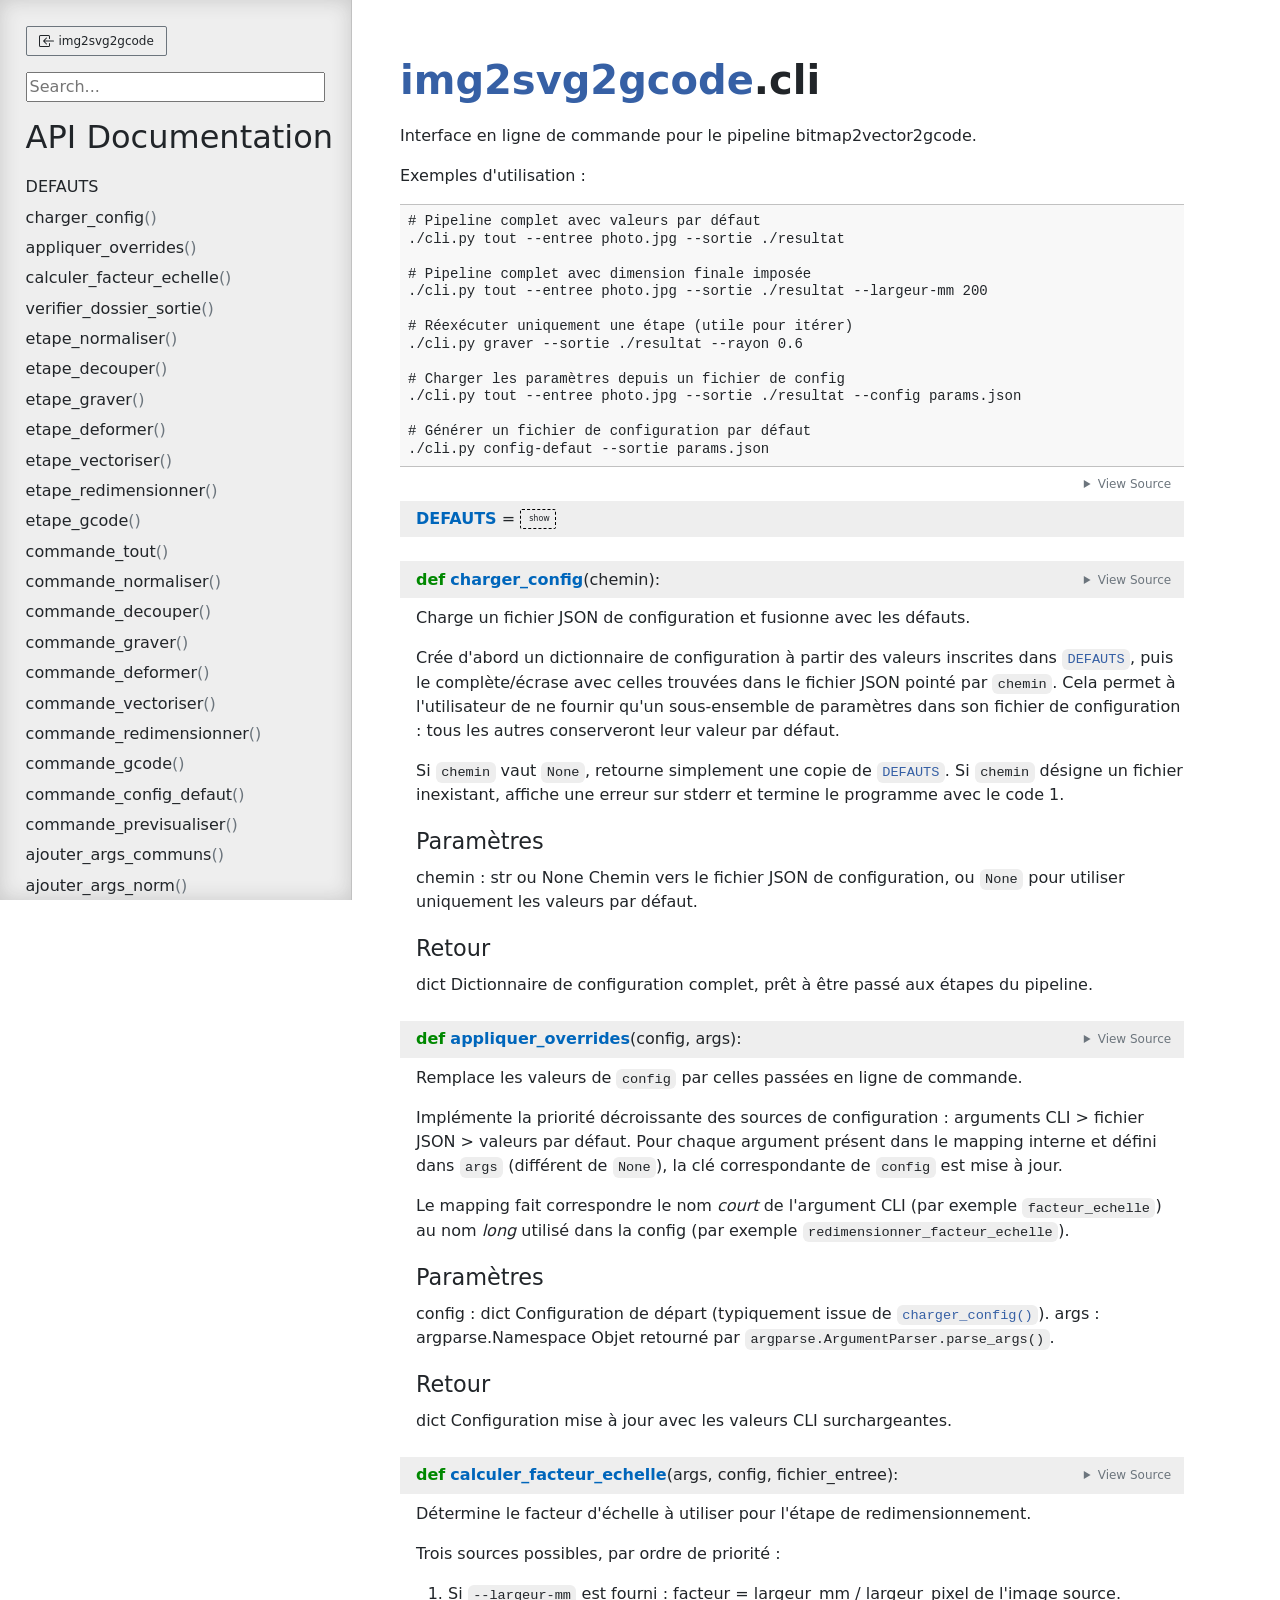
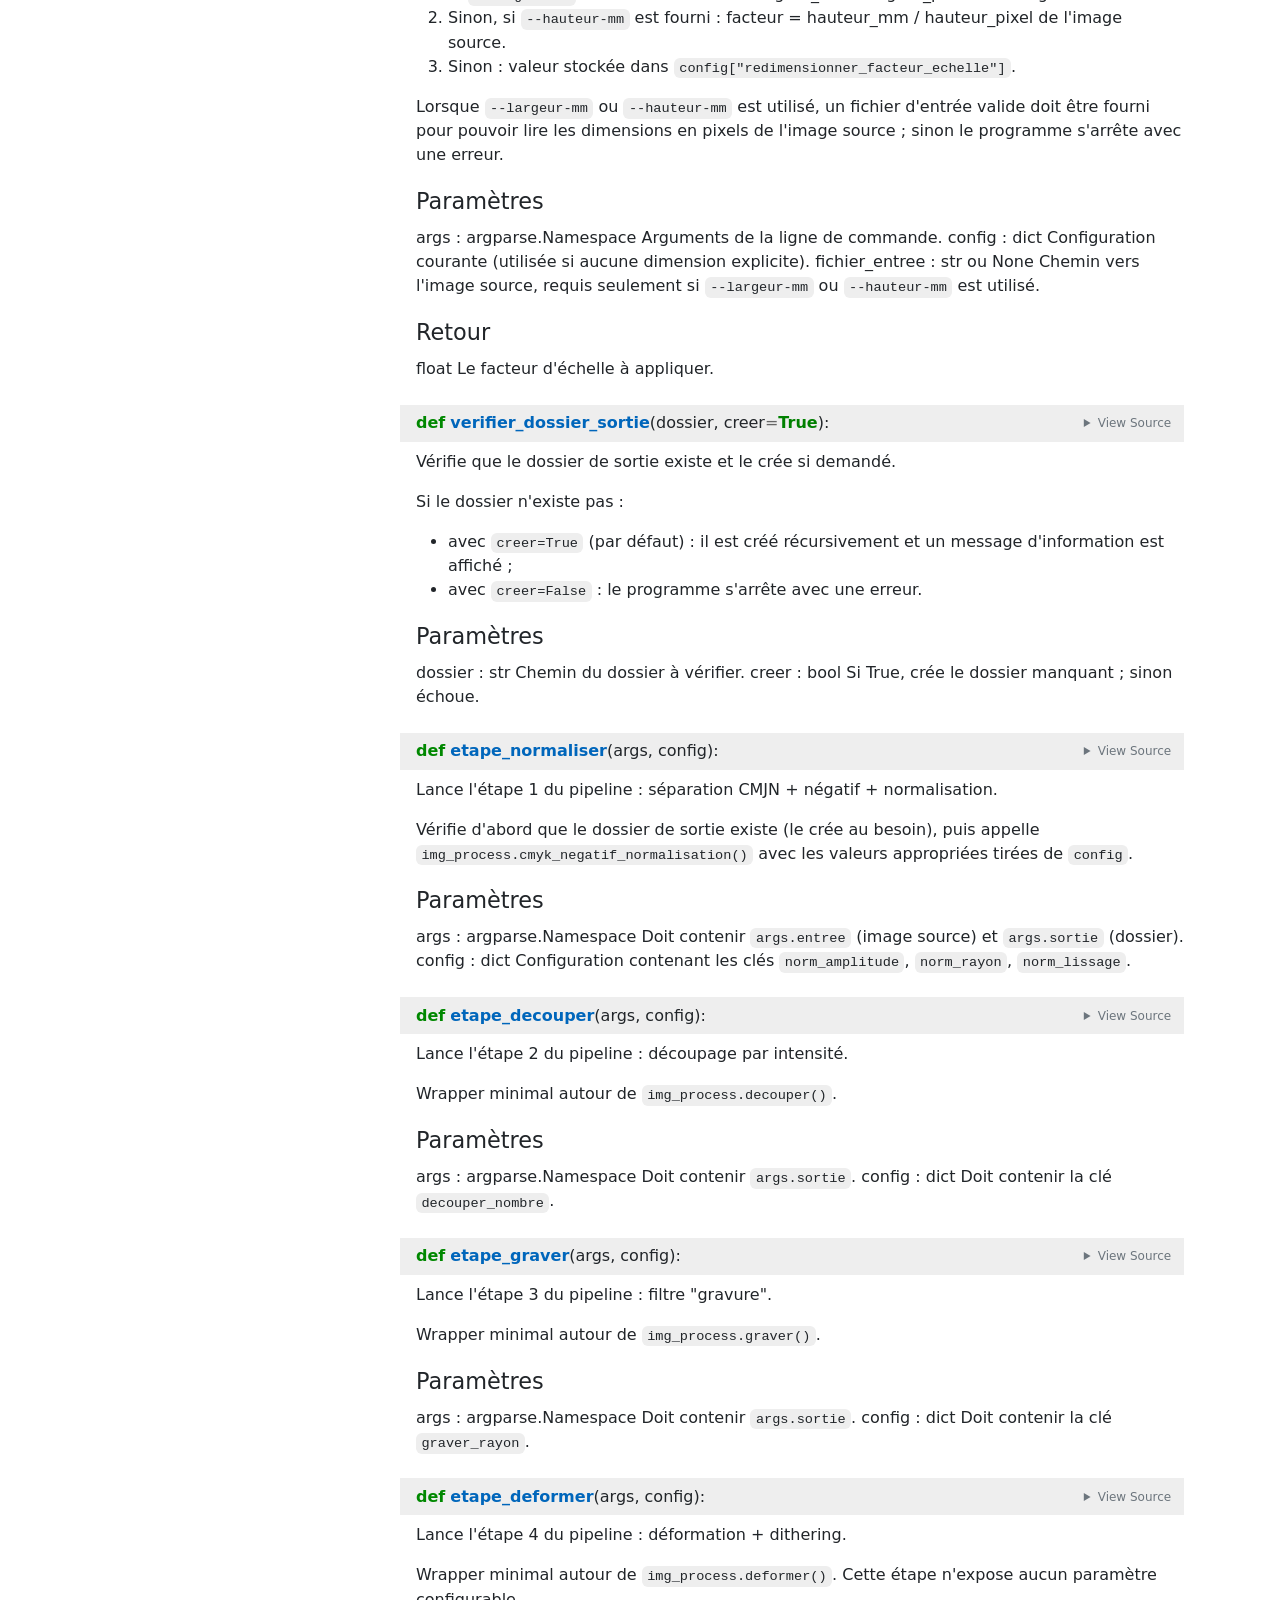
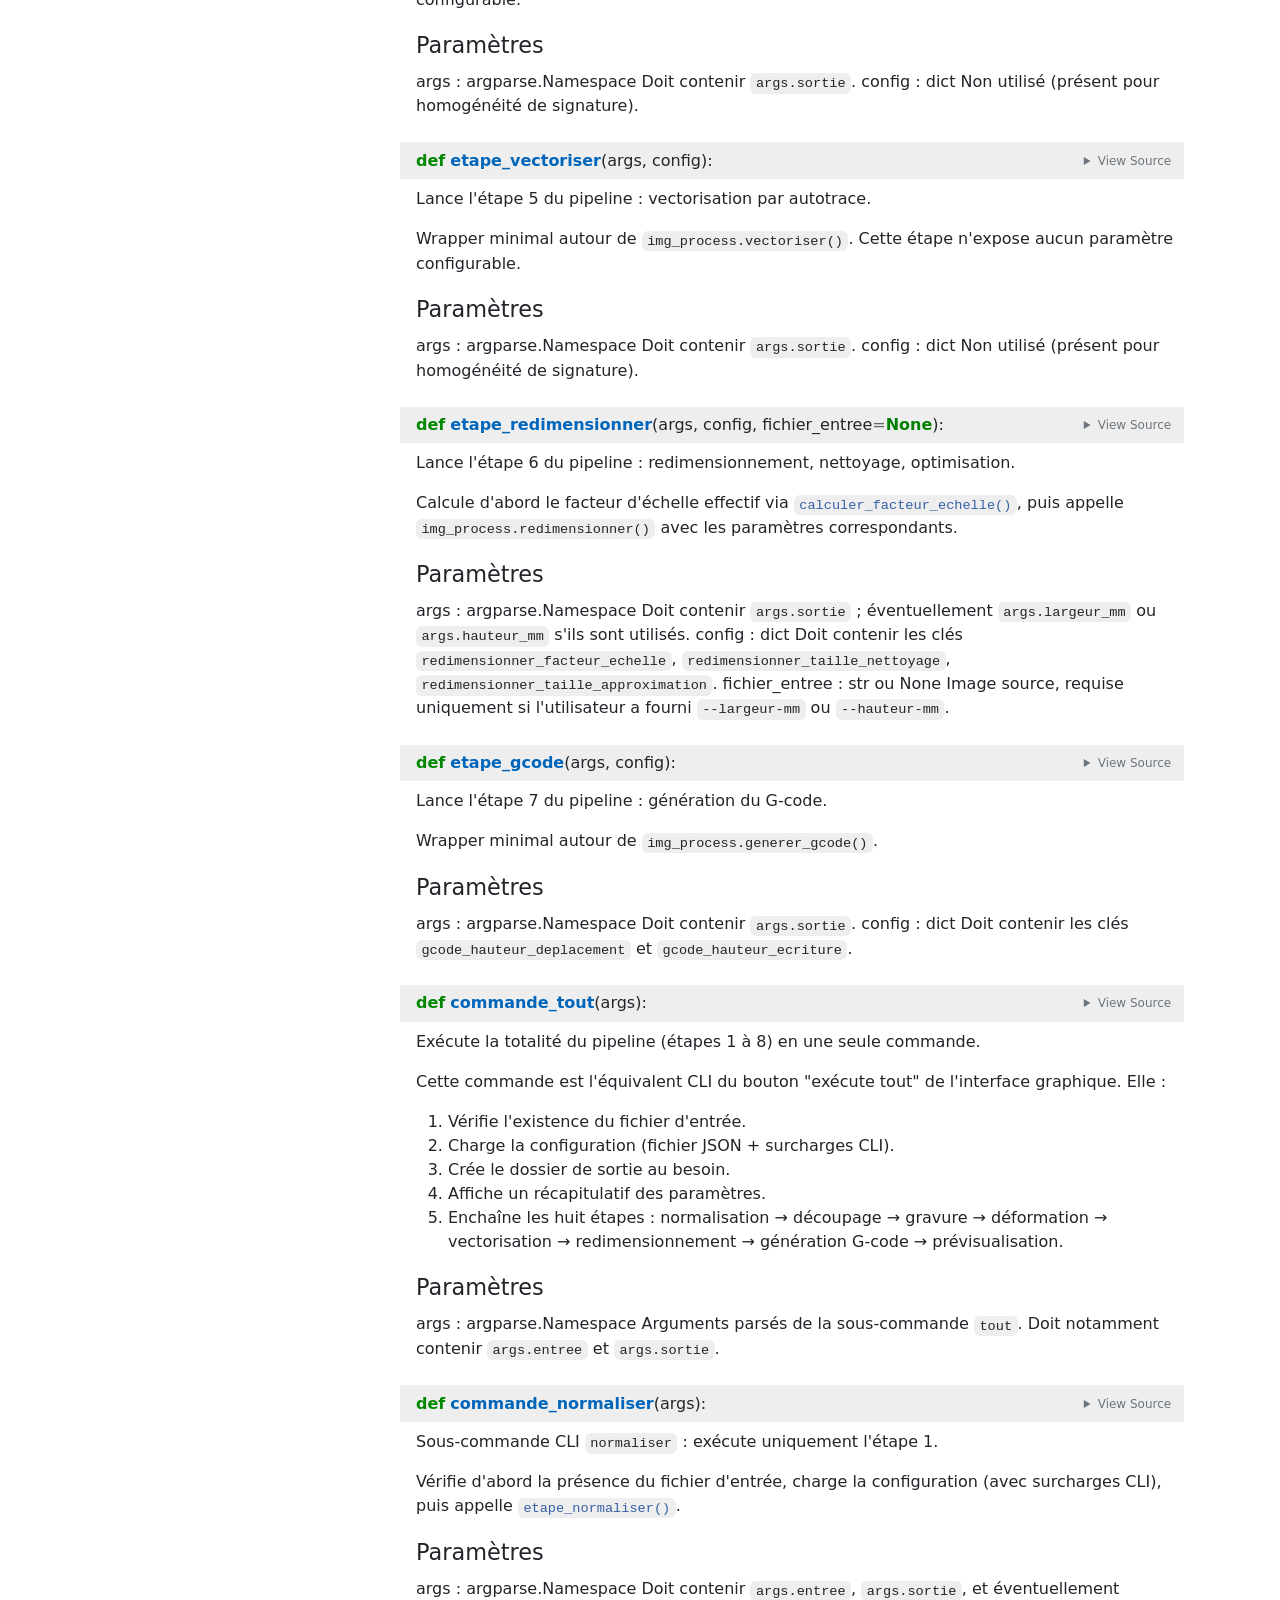
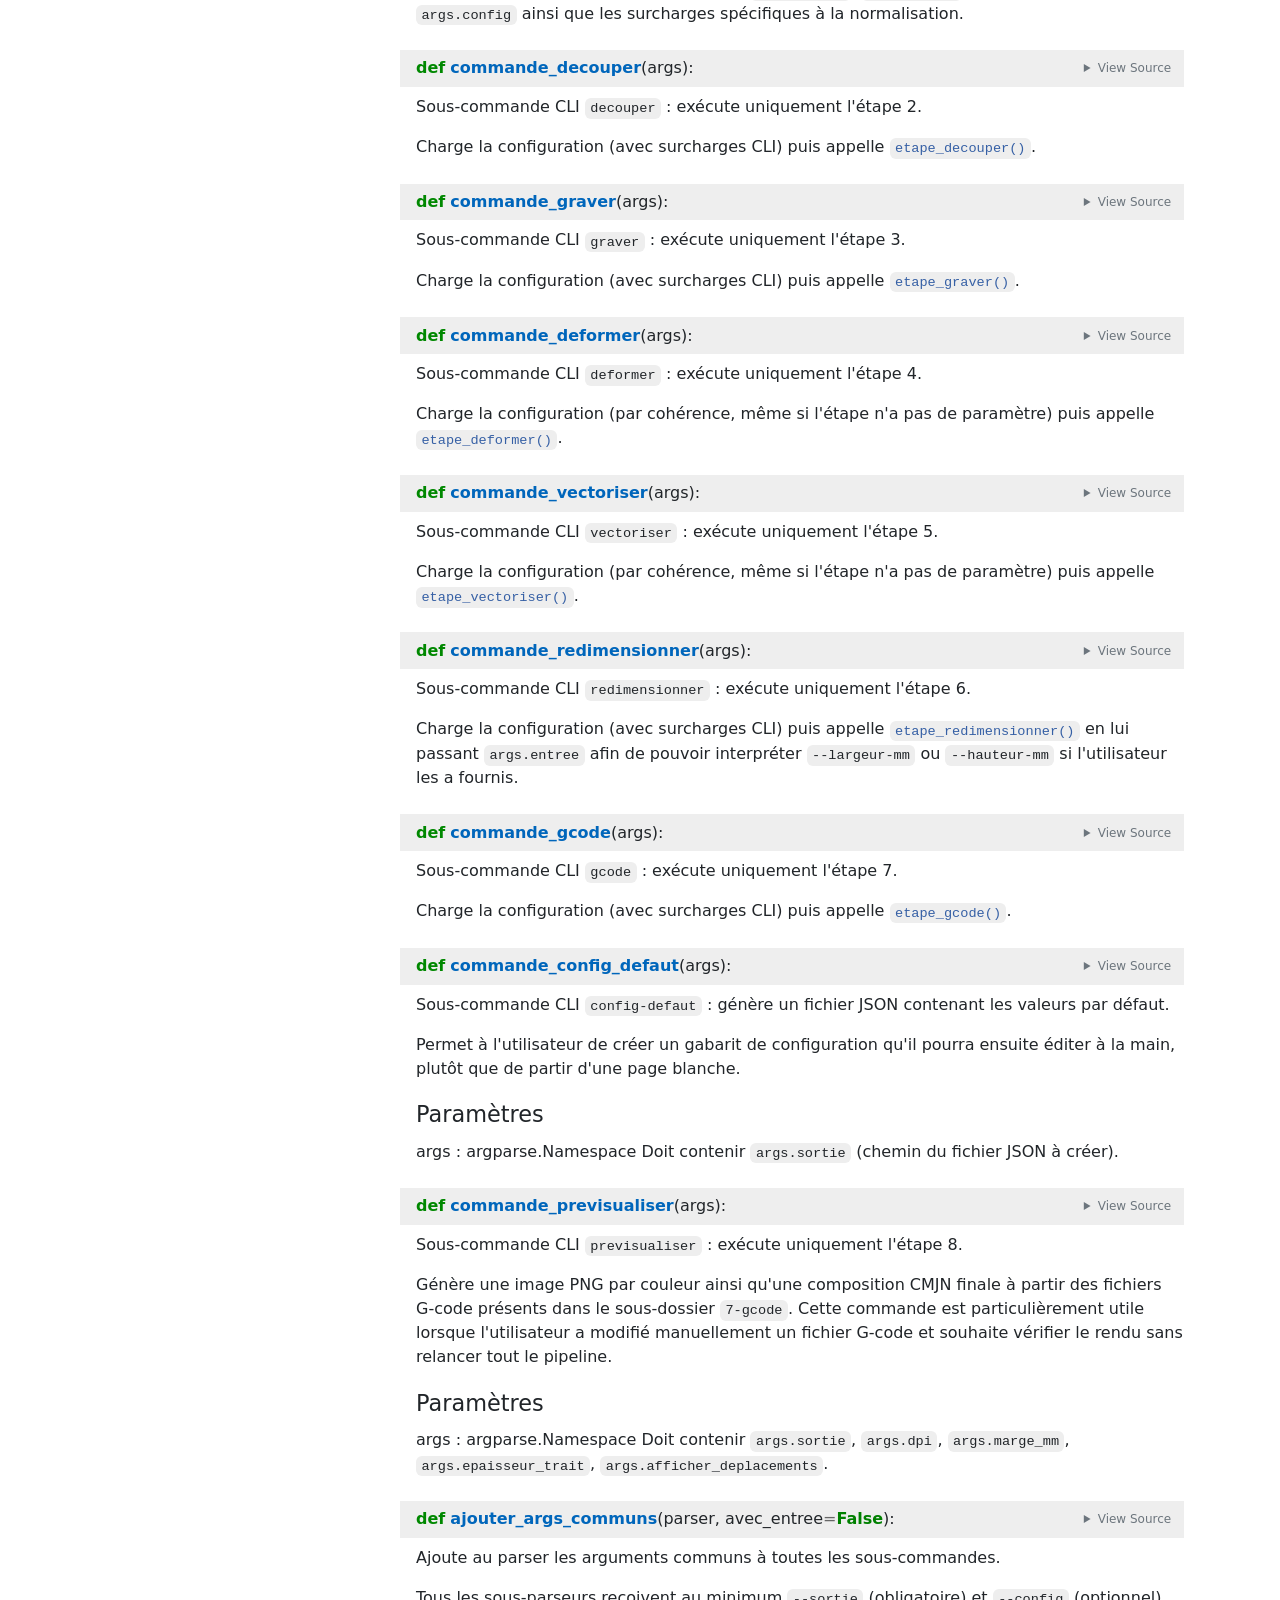
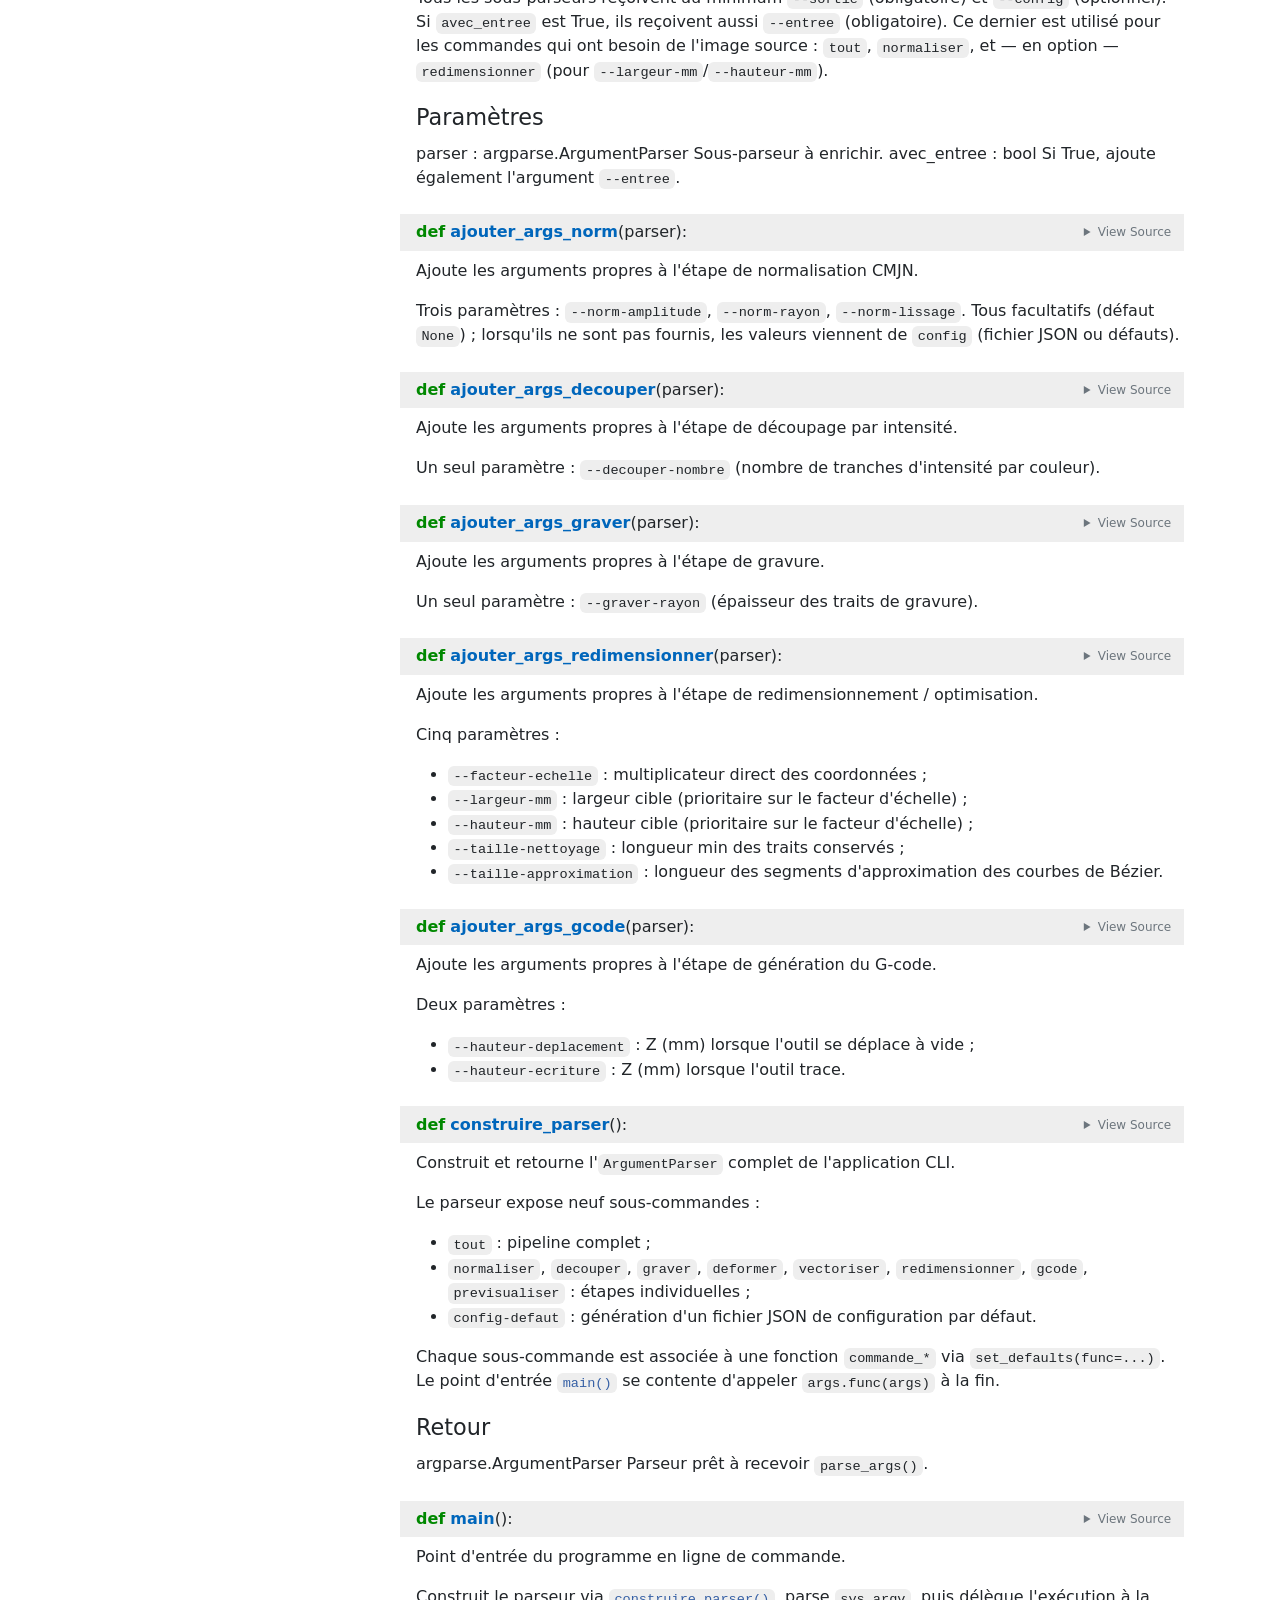
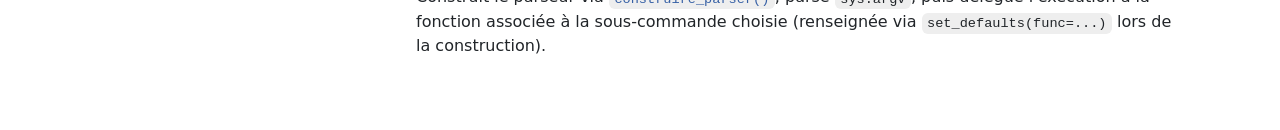
<file: docs/img2svg2gcode/cli.html>
<!doctype html>
<html lang="en">
<head>
    <meta charset="utf-8">
    <meta name="viewport" content="width=device-width, initial-scale=1">
    <meta name="generator" content="pdoc 16.0.0"/>
    <title>img2svg2gcode.cli API documentation</title>

    <style>/*! * Bootstrap Reboot v5.0.0 (https://getbootstrap.com/) * Copyright 2011-2021 The Bootstrap Authors * Copyright 2011-2021 Twitter, Inc. * Licensed under MIT (https://github.com/twbs/bootstrap/blob/main/LICENSE) * Forked from Normalize.css, licensed MIT (https://github.com/necolas/normalize.css/blob/master/LICENSE.md) */*,::after,::before{box-sizing:border-box}@media (prefers-reduced-motion:no-preference){:root{scroll-behavior:smooth}}body{margin:0;font-family:system-ui,-apple-system,"Segoe UI",Roboto,"Helvetica Neue",Arial,"Noto Sans","Liberation Sans",sans-serif,"Apple Color Emoji","Segoe UI Emoji","Segoe UI Symbol","Noto Color Emoji";font-size:1rem;font-weight:400;line-height:1.5;color:#212529;background-color:#fff;-webkit-text-size-adjust:100%;-webkit-tap-highlight-color:transparent}hr{margin:1rem 0;color:inherit;background-color:currentColor;border:0;opacity:.25}hr:not([size]){height:1px}h1,h2,h3,h4,h5,h6{margin-top:0;margin-bottom:.5rem;font-weight:500;line-height:1.2}h1{font-size:calc(1.375rem + 1.5vw)}@media (min-width:1200px){h1{font-size:2.5rem}}h2{font-size:calc(1.325rem + .9vw)}@media (min-width:1200px){h2{font-size:2rem}}h3{font-size:calc(1.3rem + .6vw)}@media (min-width:1200px){h3{font-size:1.75rem}}h4{font-size:calc(1.275rem + .3vw)}@media (min-width:1200px){h4{font-size:1.5rem}}h5{font-size:1.25rem}h6{font-size:1rem}p{margin-top:0;margin-bottom:1rem}abbr[data-bs-original-title],abbr[title]{-webkit-text-decoration:underline dotted;text-decoration:underline dotted;cursor:help;-webkit-text-decoration-skip-ink:none;text-decoration-skip-ink:none}address{margin-bottom:1rem;font-style:normal;line-height:inherit}ol,ul{padding-left:2rem}dl,ol,ul{margin-top:0;margin-bottom:1rem}ol ol,ol ul,ul ol,ul ul{margin-bottom:0}dt{font-weight:700}dd{margin-bottom:.5rem;margin-left:0}blockquote{margin:0 0 1rem}b,strong{font-weight:bolder}small{font-size:.875em}mark{padding:.2em;background-color:#fcf8e3}sub,sup{position:relative;font-size:.75em;line-height:0;vertical-align:baseline}sub{bottom:-.25em}sup{top:-.5em}a{color:#0d6efd;text-decoration:underline}a:hover{color:#0a58ca}a:not([href]):not([class]),a:not([href]):not([class]):hover{color:inherit;text-decoration:none}code,kbd,pre,samp{font-family:SFMono-Regular,Menlo,Monaco,Consolas,"Liberation Mono","Courier New",monospace;font-size:1em;direction:ltr;unicode-bidi:bidi-override}pre{display:block;margin-top:0;margin-bottom:1rem;overflow:auto;font-size:.875em}pre code{font-size:inherit;color:inherit;word-break:normal}code{font-size:.875em;color:#d63384;word-wrap:break-word}a>code{color:inherit}kbd{padding:.2rem .4rem;font-size:.875em;color:#fff;background-color:#212529;border-radius:.2rem}kbd kbd{padding:0;font-size:1em;font-weight:700}figure{margin:0 0 1rem}img,svg{vertical-align:middle}table{caption-side:bottom;border-collapse:collapse}caption{padding-top:.5rem;padding-bottom:.5rem;color:#6c757d;text-align:left}th{text-align:inherit;text-align:-webkit-match-parent}tbody,td,tfoot,th,thead,tr{border-color:inherit;border-style:solid;border-width:0}label{display:inline-block}button{border-radius:0}button:focus:not(:focus-visible){outline:0}button,input,optgroup,select,textarea{margin:0;font-family:inherit;font-size:inherit;line-height:inherit}button,select{text-transform:none}[role=button]{cursor:pointer}select{word-wrap:normal}select:disabled{opacity:1}[list]::-webkit-calendar-picker-indicator{display:none}[type=button],[type=reset],[type=submit],button{-webkit-appearance:button}[type=button]:not(:disabled),[type=reset]:not(:disabled),[type=submit]:not(:disabled),button:not(:disabled){cursor:pointer}::-moz-focus-inner{padding:0;border-style:none}textarea{resize:vertical}fieldset{min-width:0;padding:0;margin:0;border:0}legend{float:left;width:100%;padding:0;margin-bottom:.5rem;font-size:calc(1.275rem + .3vw);line-height:inherit}@media (min-width:1200px){legend{font-size:1.5rem}}legend+*{clear:left}::-webkit-datetime-edit-day-field,::-webkit-datetime-edit-fields-wrapper,::-webkit-datetime-edit-hour-field,::-webkit-datetime-edit-minute,::-webkit-datetime-edit-month-field,::-webkit-datetime-edit-text,::-webkit-datetime-edit-year-field{padding:0}::-webkit-inner-spin-button{height:auto}[type=search]{outline-offset:-2px;-webkit-appearance:textfield}::-webkit-search-decoration{-webkit-appearance:none}::-webkit-color-swatch-wrapper{padding:0}::file-selector-button{font:inherit}::-webkit-file-upload-button{font:inherit;-webkit-appearance:button}output{display:inline-block}iframe{border:0}summary{display:list-item;cursor:pointer}progress{vertical-align:baseline}[hidden]{display:none!important}</style>
    <style>/*! syntax-highlighting.css */pre{line-height:125%;}span.linenos{color:inherit; background-color:transparent; padding-left:5px; padding-right:20px;}.pdoc-code .hll{background-color:#ffffcc}.pdoc-code{background:#f8f8f8;}.pdoc-code .c{color:#3D7B7B; font-style:italic}.pdoc-code .err{border:1px solid #FF0000}.pdoc-code .k{color:#008000; font-weight:bold}.pdoc-code .o{color:#666666}.pdoc-code .ch{color:#3D7B7B; font-style:italic}.pdoc-code .cm{color:#3D7B7B; font-style:italic}.pdoc-code .cp{color:#9C6500}.pdoc-code .cpf{color:#3D7B7B; font-style:italic}.pdoc-code .c1{color:#3D7B7B; font-style:italic}.pdoc-code .cs{color:#3D7B7B; font-style:italic}.pdoc-code .gd{color:#A00000}.pdoc-code .ge{font-style:italic}.pdoc-code .gr{color:#E40000}.pdoc-code .gh{color:#000080; font-weight:bold}.pdoc-code .gi{color:#008400}.pdoc-code .go{color:#717171}.pdoc-code .gp{color:#000080; font-weight:bold}.pdoc-code .gs{font-weight:bold}.pdoc-code .gu{color:#800080; font-weight:bold}.pdoc-code .gt{color:#0044DD}.pdoc-code .kc{color:#008000; font-weight:bold}.pdoc-code .kd{color:#008000; font-weight:bold}.pdoc-code .kn{color:#008000; font-weight:bold}.pdoc-code .kp{color:#008000}.pdoc-code .kr{color:#008000; font-weight:bold}.pdoc-code .kt{color:#B00040}.pdoc-code .m{color:#666666}.pdoc-code .s{color:#BA2121}.pdoc-code .na{color:#687822}.pdoc-code .nb{color:#008000}.pdoc-code .nc{color:#0000FF; font-weight:bold}.pdoc-code .no{color:#880000}.pdoc-code .nd{color:#AA22FF}.pdoc-code .ni{color:#717171; font-weight:bold}.pdoc-code .ne{color:#CB3F38; font-weight:bold}.pdoc-code .nf{color:#0000FF}.pdoc-code .nl{color:#767600}.pdoc-code .nn{color:#0000FF; font-weight:bold}.pdoc-code .nt{color:#008000; font-weight:bold}.pdoc-code .nv{color:#19177C}.pdoc-code .ow{color:#AA22FF; font-weight:bold}.pdoc-code .w{color:#bbbbbb}.pdoc-code .mb{color:#666666}.pdoc-code .mf{color:#666666}.pdoc-code .mh{color:#666666}.pdoc-code .mi{color:#666666}.pdoc-code .mo{color:#666666}.pdoc-code .sa{color:#BA2121}.pdoc-code .sb{color:#BA2121}.pdoc-code .sc{color:#BA2121}.pdoc-code .dl{color:#BA2121}.pdoc-code .sd{color:#BA2121; font-style:italic}.pdoc-code .s2{color:#BA2121}.pdoc-code .se{color:#AA5D1F; font-weight:bold}.pdoc-code .sh{color:#BA2121}.pdoc-code .si{color:#A45A77; font-weight:bold}.pdoc-code .sx{color:#008000}.pdoc-code .sr{color:#A45A77}.pdoc-code .s1{color:#BA2121}.pdoc-code .ss{color:#19177C}.pdoc-code .bp{color:#008000}.pdoc-code .fm{color:#0000FF}.pdoc-code .vc{color:#19177C}.pdoc-code .vg{color:#19177C}.pdoc-code .vi{color:#19177C}.pdoc-code .vm{color:#19177C}.pdoc-code .il{color:#666666}</style>
    <style>/*! theme.css */:root{--pdoc-background:#fff;}.pdoc{--text:#212529;--muted:#6c757d;--link:#3660a5;--link-hover:#1659c5;--code:#f8f8f8;--active:#fff598;--accent:#eee;--accent2:#c1c1c1;--nav-hover:rgba(255, 255, 255, 0.5);--name:#0066BB;--def:#008800;--annotation:#007020;}</style>
    <style>/*! layout.css */html, body{width:100%;height:100%;}html, main{scroll-behavior:smooth;}body{background-color:var(--pdoc-background);}@media (max-width:769px){#navtoggle{cursor:pointer;position:absolute;width:50px;height:40px;top:1rem;right:1rem;border-color:var(--text);color:var(--text);display:flex;opacity:0.8;z-index:999;}#navtoggle:hover{opacity:1;}#togglestate + div{display:none;}#togglestate:checked + div{display:inherit;}main, header{padding:2rem 3vw;}header + main{margin-top:-3rem;}.git-button{display:none !important;}nav input[type="search"]{max-width:77%;}nav input[type="search"]:first-child{margin-top:-6px;}nav input[type="search"]:valid ~ *{display:none !important;}}@media (min-width:770px){:root{--sidebar-width:clamp(12.5rem, 28vw, 22rem);}nav{position:fixed;overflow:auto;height:100vh;width:var(--sidebar-width);}main, header{padding:3rem 2rem 3rem calc(var(--sidebar-width) + 3rem);width:calc(54rem + var(--sidebar-width));max-width:100%;}header + main{margin-top:-4rem;}#navtoggle{display:none;}}#togglestate{position:absolute;height:0;opacity:0;}nav.pdoc{--pad:clamp(0.5rem, 2vw, 1.75rem);--indent:1.5rem;background-color:var(--accent);border-right:1px solid var(--accent2);box-shadow:0 0 20px rgba(50, 50, 50, .2) inset;padding:0 0 0 var(--pad);overflow-wrap:anywhere;scrollbar-width:thin; scrollbar-color:var(--accent2) transparent; z-index:1}nav.pdoc::-webkit-scrollbar{width:.4rem; }nav.pdoc::-webkit-scrollbar-thumb{background-color:var(--accent2); }nav.pdoc > div{padding:var(--pad) 0;}nav.pdoc .module-list-button{display:inline-flex;align-items:center;color:var(--text);border-color:var(--muted);margin-bottom:1rem;}nav.pdoc .module-list-button:hover{border-color:var(--text);}nav.pdoc input[type=search]{display:block;outline-offset:0;width:calc(100% - var(--pad));}nav.pdoc .logo{max-width:calc(100% - var(--pad));max-height:35vh;display:block;margin:0 auto 1rem;transform:translate(calc(-.5 * var(--pad)), 0);}nav.pdoc ul{list-style:none;padding-left:0;}nav.pdoc > div > ul{margin-left:calc(0px - var(--pad));}nav.pdoc li a{padding:.2rem 0 .2rem calc(var(--pad) + var(--indent));}nav.pdoc > div > ul > li > a{padding-left:var(--pad);}nav.pdoc li{transition:all 100ms;}nav.pdoc li:hover{background-color:var(--nav-hover);}nav.pdoc a, nav.pdoc a:hover{color:var(--text);}nav.pdoc a{display:block;}nav.pdoc > h2:first-of-type{margin-top:1.5rem;}nav.pdoc .class:before{content:"class ";color:var(--muted);}nav.pdoc .function:after{content:"()";color:var(--muted);}nav.pdoc footer:before{content:"";display:block;width:calc(100% - var(--pad));border-top:solid var(--accent2) 1px;margin-top:1.5rem;padding-top:.5rem;}nav.pdoc footer{font-size:small;}</style>
    <style>/*! content.css */.pdoc{color:var(--text);box-sizing:border-box;line-height:1.5;background:none;}.pdoc .pdoc-button{cursor:pointer;display:inline-block;border:solid black 1px;border-radius:2px;font-size:.75rem;padding:calc(0.5em - 1px) 1em;transition:100ms all;}.pdoc .alert{padding:1rem 1rem 1rem calc(1.5rem + 24px);border:1px solid transparent;border-radius:.25rem;background-repeat:no-repeat;background-position:.75rem center;margin-bottom:1rem;}.pdoc .alert > em{display:none;}.pdoc .alert > *:last-child{margin-bottom:0;}.pdoc .alert.note{color:#084298;background-color:#cfe2ff;border-color:#b6d4fe;background-image:url("data:image/svg+xml,%3Csvg%20xmlns%3D%22http%3A//www.w3.org/2000/svg%22%20width%3D%2224%22%20height%3D%2224%22%20fill%3D%22%23084298%22%20viewBox%3D%220%200%2016%2016%22%3E%3Cpath%20d%3D%22M8%2016A8%208%200%201%200%208%200a8%208%200%200%200%200%2016zm.93-9.412-1%204.705c-.07.34.029.533.304.533.194%200%20.487-.07.686-.246l-.088.416c-.287.346-.92.598-1.465.598-.703%200-1.002-.422-.808-1.319l.738-3.468c.064-.293.006-.399-.287-.47l-.451-.081.082-.381%202.29-.287zM8%205.5a1%201%200%201%201%200-2%201%201%200%200%201%200%202z%22/%3E%3C/svg%3E");}.pdoc .alert.tip{color:#0a3622;background-color:#d1e7dd;border-color:#a3cfbb;background-image:url("data:image/svg+xml,%3Csvg%20xmlns%3D%22http%3A//www.w3.org/2000/svg%22%20width%3D%2224%22%20height%3D%2224%22%20fill%3D%22%230a3622%22%20viewBox%3D%220%200%2016%2016%22%3E%3Cpath%20d%3D%22M2%206a6%206%200%201%201%2010.174%204.31c-.203.196-.359.4-.453.619l-.762%201.769A.5.5%200%200%201%2010.5%2013a.5.5%200%200%201%200%201%20.5.5%200%200%201%200%201l-.224.447a1%201%200%200%201-.894.553H6.618a1%201%200%200%201-.894-.553L5.5%2015a.5.5%200%200%201%200-1%20.5.5%200%200%201%200-1%20.5.5%200%200%201-.46-.302l-.761-1.77a2%202%200%200%200-.453-.618A5.98%205.98%200%200%201%202%206m6-5a5%205%200%200%200-3.479%208.592c.263.254.514.564.676.941L5.83%2012h4.342l.632-1.467c.162-.377.413-.687.676-.941A5%205%200%200%200%208%201%22/%3E%3C/svg%3E");}.pdoc .alert.important{color:#055160;background-color:#cff4fc;border-color:#9eeaf9;background-image:url("data:image/svg+xml,%3Csvg%20xmlns%3D%22http%3A//www.w3.org/2000/svg%22%20width%3D%2224%22%20height%3D%2224%22%20fill%3D%22%23055160%22%20viewBox%3D%220%200%2016%2016%22%3E%3Cpath%20d%3D%22M2%200a2%202%200%200%200-2%202v12a2%202%200%200%200%202%202h12a2%202%200%200%200%202-2V2a2%202%200%200%200-2-2zm6%204c.535%200%20.954.462.9.995l-.35%203.507a.552.552%200%200%201-1.1%200L7.1%204.995A.905.905%200%200%201%208%204m.002%206a1%201%200%201%201%200%202%201%201%200%200%201%200-2%22/%3E%3C/svg%3E");}.pdoc .alert.warning{color:#664d03;background-color:#fff3cd;border-color:#ffecb5;background-image:url("data:image/svg+xml,%3Csvg%20xmlns%3D%22http%3A//www.w3.org/2000/svg%22%20width%3D%2224%22%20height%3D%2224%22%20fill%3D%22%23664d03%22%20viewBox%3D%220%200%2016%2016%22%3E%3Cpath%20d%3D%22M8.982%201.566a1.13%201.13%200%200%200-1.96%200L.165%2013.233c-.457.778.091%201.767.98%201.767h13.713c.889%200%201.438-.99.98-1.767L8.982%201.566zM8%205c.535%200%20.954.462.9.995l-.35%203.507a.552.552%200%200%201-1.1%200L7.1%205.995A.905.905%200%200%201%208%205zm.002%206a1%201%200%201%201%200%202%201%201%200%200%201%200-2z%22/%3E%3C/svg%3E");}.pdoc .alert.caution{color:#842029;background-color:#f8d7da;border-color:#f5c2c7;background-image:url("data:image/svg+xml,%3Csvg%20xmlns%3D%22http%3A//www.w3.org/2000/svg%22%20width%3D%2224%22%20height%3D%2224%22%20fill%3D%22%23842029%22%20viewBox%3D%220%200%2016%2016%22%3E%3Cpath%20d%3D%22M11.46.146A.5.5%200%200%200%2011.107%200H4.893a.5.5%200%200%200-.353.146L.146%204.54A.5.5%200%200%200%200%204.893v6.214a.5.5%200%200%200%20.146.353l4.394%204.394a.5.5%200%200%200%20.353.146h6.214a.5.5%200%200%200%20.353-.146l4.394-4.394a.5.5%200%200%200%20.146-.353V4.893a.5.5%200%200%200-.146-.353zM8%204c.535%200%20.954.462.9.995l-.35%203.507a.552.552%200%200%201-1.1%200L7.1%204.995A.905.905%200%200%201%208%204m.002%206a1%201%200%201%201%200%202%201%201%200%200%201%200-2%22/%3E%3C/svg%3E");}.pdoc .alert.danger{color:#842029;background-color:#f8d7da;border-color:#f5c2c7;background-image:url("data:image/svg+xml,%3Csvg%20xmlns%3D%22http%3A//www.w3.org/2000/svg%22%20width%3D%2224%22%20height%3D%2224%22%20fill%3D%22%23842029%22%20viewBox%3D%220%200%2016%2016%22%3E%3Cpath%20d%3D%22M5.52.359A.5.5%200%200%201%206%200h4a.5.5%200%200%201%20.474.658L8.694%206H12.5a.5.5%200%200%201%20.395.807l-7%209a.5.5%200%200%201-.873-.454L6.823%209.5H3.5a.5.5%200%200%201-.48-.641l2.5-8.5z%22/%3E%3C/svg%3E");}.pdoc .visually-hidden{position:absolute !important;width:1px !important;height:1px !important;padding:0 !important;margin:-1px !important;overflow:hidden !important;clip:rect(0, 0, 0, 0) !important;white-space:nowrap !important;border:0 !important;}.pdoc h1, .pdoc h2, .pdoc h3{font-weight:300;margin:.3em 0;padding:.2em 0;}.pdoc > section:not(.module-info) h1{font-size:1.5rem;font-weight:500;}.pdoc > section:not(.module-info) h2{font-size:1.4rem;font-weight:500;}.pdoc > section:not(.module-info) h3{font-size:1.3rem;font-weight:500;}.pdoc > section:not(.module-info) h4{font-size:1.2rem;}.pdoc > section:not(.module-info) h5{font-size:1.1rem;}.pdoc a{text-decoration:none;color:var(--link);}.pdoc a:hover{color:var(--link-hover);}.pdoc blockquote{margin-left:2rem;}.pdoc pre{border-top:1px solid var(--accent2);border-bottom:1px solid var(--accent2);margin-top:0;margin-bottom:1em;padding:.5rem 0 .5rem .5rem;overflow-x:auto;background-color:var(--code);}.pdoc code{color:var(--text);padding:.2em .4em;margin:0;font-size:85%;background-color:var(--accent);border-radius:6px;}.pdoc a > code{color:inherit;}.pdoc pre > code{display:inline-block;font-size:inherit;background:none;border:none;padding:0;}.pdoc > section:not(.module-info){margin-bottom:1.5rem;}.pdoc .modulename{margin-top:0;font-weight:bold;}.pdoc .modulename a{color:var(--link);transition:100ms all;}.pdoc .git-button{float:right;border:solid var(--link) 1px;}.pdoc .git-button:hover{background-color:var(--link);color:var(--pdoc-background);}.view-source-toggle-state,.view-source-toggle-state ~ .pdoc-code{display:none;}.view-source-toggle-state:checked ~ .pdoc-code{display:block;}.view-source-button{display:inline-block;float:right;font-size:.75rem;line-height:1.5rem;color:var(--muted);padding:0 .4rem 0 1.3rem;cursor:pointer;text-indent:-2px;}.view-source-button > span{visibility:hidden;}.module-info .view-source-button{float:none;display:flex;justify-content:flex-end;margin:-1.2rem .4rem -.2rem 0;}.view-source-button::before{position:absolute;content:"View Source";display:list-item;list-style-type:disclosure-closed;}.view-source-toggle-state:checked ~ .attr .view-source-button::before,.view-source-toggle-state:checked ~ .view-source-button::before{list-style-type:disclosure-open;}.pdoc .docstring{margin-bottom:1.5rem;}.pdoc section:not(.module-info) .docstring{margin-left:clamp(0rem, 5vw - 2rem, 1rem);}.pdoc .docstring .pdoc-code{margin-left:1em;margin-right:1em;}.pdoc h1:target,.pdoc h2:target,.pdoc h3:target,.pdoc h4:target,.pdoc h5:target,.pdoc h6:target,.pdoc .pdoc-code > pre > span:target{background-color:var(--active);box-shadow:-1rem 0 0 0 var(--active);}.pdoc .pdoc-code > pre > span:target{display:block;}.pdoc div:target > .attr,.pdoc section:target > .attr,.pdoc dd:target > a{background-color:var(--active);}.pdoc *{scroll-margin:2rem;}.pdoc .pdoc-code .linenos{user-select:none;}.pdoc .attr:hover{filter:contrast(0.95);}.pdoc section, .pdoc .classattr{position:relative;}.pdoc .headerlink{--width:clamp(1rem, 3vw, 2rem);position:absolute;top:0;left:calc(0rem - var(--width));transition:all 100ms ease-in-out;opacity:0;}.pdoc .headerlink::before{content:"#";display:block;text-align:center;width:var(--width);height:2.3rem;line-height:2.3rem;font-size:1.5rem;}.pdoc .attr:hover ~ .headerlink,.pdoc *:target > .headerlink,.pdoc .headerlink:hover{opacity:1;}.pdoc .attr{display:block;margin:.5rem 0 .5rem;padding:.4rem .4rem .4rem 1rem;background-color:var(--accent);overflow-x:auto;}.pdoc .classattr{margin-left:2rem;}.pdoc .decorator-deprecated{color:#842029;}.pdoc .decorator-deprecated ~ span{filter:grayscale(1) opacity(0.8);}.pdoc .name{color:var(--name);font-weight:bold;}.pdoc .def{color:var(--def);font-weight:bold;}.pdoc .signature{background-color:transparent;}.pdoc .param, .pdoc .return-annotation{white-space:pre;}.pdoc .signature.multiline .param{display:block;}.pdoc .signature.condensed .param{display:inline-block;}.pdoc .annotation{color:var(--annotation);}.pdoc .view-value-toggle-state,.pdoc .view-value-toggle-state ~ .default_value{display:none;}.pdoc .view-value-toggle-state:checked ~ .default_value{display:inherit;}.pdoc .view-value-button{font-size:.5rem;vertical-align:middle;border-style:dashed;margin-top:-0.1rem;}.pdoc .view-value-button:hover{background:white;}.pdoc .view-value-button::before{content:"show";text-align:center;width:2.2em;display:inline-block;}.pdoc .view-value-toggle-state:checked ~ .view-value-button::before{content:"hide";}.pdoc .inherited{margin-left:2rem;}.pdoc .inherited dt{font-weight:700;}.pdoc .inherited dt, .pdoc .inherited dd{display:inline;margin-left:0;margin-bottom:.5rem;}.pdoc .inherited dd:not(:last-child):after{content:", ";}.pdoc .inherited .class:before{content:"class ";}.pdoc .inherited .function a:after{content:"()";}.pdoc .search-result .docstring{overflow:auto;max-height:25vh;}.pdoc .search-result.focused > .attr{background-color:var(--active);}.pdoc .attribution{margin-top:2rem;display:block;opacity:0.5;transition:all 200ms;filter:grayscale(100%);}.pdoc .attribution:hover{opacity:1;filter:grayscale(0%);}.pdoc .attribution img{margin-left:5px;height:27px;vertical-align:bottom;width:50px;transition:all 200ms;}.pdoc table{display:block;width:max-content;max-width:100%;overflow:auto;margin-bottom:1rem;}.pdoc table th{font-weight:600;}.pdoc table th, .pdoc table td{padding:6px 13px;border:1px solid var(--accent2);}</style>
    <style>/*! custom.css */</style></head>
<body>
    <nav class="pdoc">
        <label id="navtoggle" for="togglestate" class="pdoc-button"><svg xmlns='http://www.w3.org/2000/svg' viewBox='0 0 30 30'><path stroke-linecap='round' stroke="currentColor" stroke-miterlimit='10' stroke-width='2' d='M4 7h22M4 15h22M4 23h22'/></svg></label>
        <input id="togglestate" type="checkbox" aria-hidden="true" tabindex="-1">
        <div>            <a class="pdoc-button module-list-button" href="../img2svg2gcode.html">
<svg xmlns="http://www.w3.org/2000/svg" width="16" height="16" fill="currentColor" class="bi bi-box-arrow-in-left" viewBox="0 0 16 16">
  <path fill-rule="evenodd" d="M10 3.5a.5.5 0 0 0-.5-.5h-8a.5.5 0 0 0-.5.5v9a.5.5 0 0 0 .5.5h8a.5.5 0 0 0 .5-.5v-2a.5.5 0 0 1 1 0v2A1.5 1.5 0 0 1 9.5 14h-8A1.5 1.5 0 0 1 0 12.5v-9A1.5 1.5 0 0 1 1.5 2h8A1.5 1.5 0 0 1 11 3.5v2a.5.5 0 0 1-1 0v-2z"/>
  <path fill-rule="evenodd" d="M4.146 8.354a.5.5 0 0 1 0-.708l3-3a.5.5 0 1 1 .708.708L5.707 7.5H14.5a.5.5 0 0 1 0 1H5.707l2.147 2.146a.5.5 0 0 1-.708.708l-3-3z"/>
</svg>                &nbsp;img2svg2gcode</a>


            <input type="search" placeholder="Search..." role="searchbox" aria-label="search"
                   pattern=".+" required>



            <h2>API Documentation</h2>
                <ul class="memberlist">
            <li>
                    <a class="variable" href="#DEFAUTS">DEFAUTS</a>
            </li>
            <li>
                    <a class="function" href="#charger_config">charger_config</a>
            </li>
            <li>
                    <a class="function" href="#appliquer_overrides">appliquer_overrides</a>
            </li>
            <li>
                    <a class="function" href="#calculer_facteur_echelle">calculer_facteur_echelle</a>
            </li>
            <li>
                    <a class="function" href="#verifier_dossier_sortie">verifier_dossier_sortie</a>
            </li>
            <li>
                    <a class="function" href="#etape_normaliser">etape_normaliser</a>
            </li>
            <li>
                    <a class="function" href="#etape_decouper">etape_decouper</a>
            </li>
            <li>
                    <a class="function" href="#etape_graver">etape_graver</a>
            </li>
            <li>
                    <a class="function" href="#etape_deformer">etape_deformer</a>
            </li>
            <li>
                    <a class="function" href="#etape_vectoriser">etape_vectoriser</a>
            </li>
            <li>
                    <a class="function" href="#etape_redimensionner">etape_redimensionner</a>
            </li>
            <li>
                    <a class="function" href="#etape_gcode">etape_gcode</a>
            </li>
            <li>
                    <a class="function" href="#commande_tout">commande_tout</a>
            </li>
            <li>
                    <a class="function" href="#commande_normaliser">commande_normaliser</a>
            </li>
            <li>
                    <a class="function" href="#commande_decouper">commande_decouper</a>
            </li>
            <li>
                    <a class="function" href="#commande_graver">commande_graver</a>
            </li>
            <li>
                    <a class="function" href="#commande_deformer">commande_deformer</a>
            </li>
            <li>
                    <a class="function" href="#commande_vectoriser">commande_vectoriser</a>
            </li>
            <li>
                    <a class="function" href="#commande_redimensionner">commande_redimensionner</a>
            </li>
            <li>
                    <a class="function" href="#commande_gcode">commande_gcode</a>
            </li>
            <li>
                    <a class="function" href="#commande_config_defaut">commande_config_defaut</a>
            </li>
            <li>
                    <a class="function" href="#commande_previsualiser">commande_previsualiser</a>
            </li>
            <li>
                    <a class="function" href="#ajouter_args_communs">ajouter_args_communs</a>
            </li>
            <li>
                    <a class="function" href="#ajouter_args_norm">ajouter_args_norm</a>
            </li>
            <li>
                    <a class="function" href="#ajouter_args_decouper">ajouter_args_decouper</a>
            </li>
            <li>
                    <a class="function" href="#ajouter_args_graver">ajouter_args_graver</a>
            </li>
            <li>
                    <a class="function" href="#ajouter_args_redimensionner">ajouter_args_redimensionner</a>
            </li>
            <li>
                    <a class="function" href="#ajouter_args_gcode">ajouter_args_gcode</a>
            </li>
            <li>
                    <a class="function" href="#construire_parser">construire_parser</a>
            </li>
            <li>
                    <a class="function" href="#main">main</a>
            </li>
    </ul>



        <a class="attribution" title="pdoc: Python API documentation generator" href="https://pdoc.dev" target="_blank">
            built with <span class="visually-hidden">pdoc</span><img
                alt="pdoc logo"
                src="data:image/svg+xml,%3Csvg%20xmlns%3D%22http%3A//www.w3.org/2000/svg%22%20role%3D%22img%22%20aria-label%3D%22pdoc%20logo%22%20width%3D%22300%22%20height%3D%22160%22%20viewBox%3D%220%200%20150%2080%22%3E%3Ctitle%3Epdoc%3C/title%3E%3Cpath%20d%3D%22M132.316%2048.886c.276-4.679%202.342-6.698%204.409-7.982s4.27-1.165%206.751-1.055c1.586.07%203.044.156%204.222-.482%201.142-.619%202.026-1.932%202.162-3.739.268-3.576-1.929-5.368-5.006-5.551s-7.599.524-10.517%201.606c-4.455%201.652-8.588%206.606-9.552%208.992s-2.342%206.193-1.745%2010.873%202.664%209.221%205.878%2011.79%205.878%203.808%2010.103%204.312%203.444.229%206.062.229%205.006-2.202%204.914-4.909-2.296-5.001-4.501-4.863-3.077.505-5.281.229-7.715-2.064-7.899-9.451z%22%20fill%3D%22%23198754%22/%3E%3Ccircle%20cx%3D%22101.504%22%20cy%3D%2248.943%22%20r%3D%2214.208%22%20fill%3D%22none%22%20stroke%3D%22%23198754%22%20stroke-width%3D%229.354%22/%3E%3Cpath%20d%3D%22M87.81.002c-3.637.065-5.001.454-7.014%201.232s-3.443%201.363-6.3%204.282c-1.723%201.76-3.148%205.019-3.776%207.329-.413%201.521-.316%202.63-.316%202.63l-.195%2034.612c.065%205.774-6.755%208.305-9.612%208.37s-9.678-1.038-9.743-9.408%207.128-9.521%208.362-9.521c1.413-.13%202.526-.021%203.718-.016%202.071.009%204.157-.778%204.092-4.671s-4.157-4.736-4.157-4.736c-6.3-.843-11.43%202.206-11.43%202.206S40.917%2038.15%2041.372%2049.634%2051.568%2068.19%2061.311%2068.125s18.316-7.007%2018.445-17.193l.13-22.772c.046-2.291%202.683-3.644%204.476-4.203.745-.232%201.694-.274%201.694-.274l10.457-.13s4.871-.324%207.729-3.114%204.352-6.294%204.352-6.294.974-3.049.13-4.606-.195-1.233-2.792-3.309-8.573-4.477-8.573-4.477S91.447-.063%2087.81.002zM0%2047.169l.065%2028.417S0%2080.127%204.481%2079.997s5.072-3.866%205.049-4.152l-.113-28.482s1.624-7.656%209.937-7.721%2010.002%206.942%2010.002%208.499-.909%2010.51-9.093%2010.51c-.948%200-2.99-.567-4.145-.272-3.919%201-3.194%204.554-3.194%204.554s.065%205.061%207.404%204.996%2018.575-6.034%2018.575-19.074S26.953%2030.04%2019.549%2029.91%201.234%2035.296%200%2047.169z%22%20fill%3D%22%23198754%22/%3E%3Cg%20transform%3D%22matrix%28.325601%200%200%20.325256%20-10.32669%20-45.802786%29%22%3E%3Ccircle%20cx%3D%22297.554%22%20cy%3D%22172.286%22%20r%3D%2216.5%22%20fill%3D%22%23fff%22/%3E%3Cellipse%20cx%3D%22297.709%22%20cy%3D%22172.642%22%20rx%3D%2211.071%22%20ry%3D%2210.871%22%20fill%3D%22%23105a48%22/%3E%3Ccircle%20cx%3D%22304.104%22%20cy%3D%22167.667%22%20r%3D%224.5%22%20fill%3D%22%23fff%22/%3E%3C/g%3E%3Cpath%20d%3D%22M94.661%2017.032l.893-1.476s.99.714%201.916.925%201.575.114%202.955.114l14.565-.162c1.283-.032%203.085-.762%203.02-3.293s-.373-3.503-.373-3.503l1.283-.487s.52.503.877%201.573.309%201.995.292%202.66-.227%201.541-.227%201.541%201.564-.308%202.359-1.038.823-.779%201.489-1.508.812-.86.812-.86.552-.13.877.26.341.957.065%201.46-1.672%202.206-3.247%203.066-2.76%201.427-3.929%201.768-3.848.73-7.063.714l-10.944-.114s-2.143-.081-3.02-.373-2.241-.973-2.598-1.265z%22%20fill%3D%22%23d36d49%22/%3E%3Cg%20fill%3D%22%23105a48%22%3E%3Cellipse%20cx%3D%2293.052%22%20cy%3D%2243.567%22%20rx%3D%22.869%22%20ry%3D%221.014%22%20transform%3D%22rotate%28341.022%29%22/%3E%3Cellipse%20cx%3D%22104.3%22%20cy%3D%22-16.184%22%20rx%3D%22.865%22%20ry%3D%221.009%22%20transform%3D%22rotate%2814.786%29%22/%3E%3C/g%3E%3C/svg%3E"/>
        </a>
</div>
    </nav>
    <main class="pdoc">
            <section class="module-info">
                    <h1 class="modulename">
<a href="./../img2svg2gcode.html">img2svg2gcode</a><wbr>.cli    </h1>

                        <div class="docstring"><p>Interface en ligne de commande pour le pipeline bitmap2vector2gcode.</p>

<p>Exemples d'utilisation :</p>

<pre><code># Pipeline complet avec valeurs par défaut
./cli.py tout --entree photo.jpg --sortie ./resultat

# Pipeline complet avec dimension finale imposée
./cli.py tout --entree photo.jpg --sortie ./resultat --largeur-mm 200

# Réexécuter uniquement une étape (utile pour itérer)
./cli.py graver --sortie ./resultat --rayon 0.6

# Charger les paramètres depuis un fichier de config
./cli.py tout --entree photo.jpg --sortie ./resultat --config params.json

# Générer un fichier de configuration par défaut
./cli.py config-defaut --sortie params.json
</code></pre>
</div>

                        <input id="mod-cli-view-source" class="view-source-toggle-state" type="checkbox" aria-hidden="true" tabindex="-1">

                        <label class="view-source-button" for="mod-cli-view-source"><span>View Source</span></label>

                        <div class="pdoc-code codehilite"><pre><span></span><span id="L-1"><a href="#L-1"><span class="linenos">  1</span></a><span class="ch">#!/usr/bin/env python3</span>
</span><span id="L-2"><a href="#L-2"><span class="linenos">  2</span></a><span class="c1"># -*- coding: utf-8 -*-</span>
</span><span id="L-3"><a href="#L-3"><span class="linenos">  3</span></a><span class="sd">&quot;&quot;&quot;</span>
</span><span id="L-4"><a href="#L-4"><span class="linenos">  4</span></a><span class="sd">Interface en ligne de commande pour le pipeline bitmap2vector2gcode.</span>
</span><span id="L-5"><a href="#L-5"><span class="linenos">  5</span></a>
</span><span id="L-6"><a href="#L-6"><span class="linenos">  6</span></a><span class="sd">Exemples d&#39;utilisation :</span>
</span><span id="L-7"><a href="#L-7"><span class="linenos">  7</span></a>
</span><span id="L-8"><a href="#L-8"><span class="linenos">  8</span></a><span class="sd">    # Pipeline complet avec valeurs par défaut</span>
</span><span id="L-9"><a href="#L-9"><span class="linenos">  9</span></a><span class="sd">    ./cli.py tout --entree photo.jpg --sortie ./resultat</span>
</span><span id="L-10"><a href="#L-10"><span class="linenos"> 10</span></a>
</span><span id="L-11"><a href="#L-11"><span class="linenos"> 11</span></a><span class="sd">    # Pipeline complet avec dimension finale imposée</span>
</span><span id="L-12"><a href="#L-12"><span class="linenos"> 12</span></a><span class="sd">    ./cli.py tout --entree photo.jpg --sortie ./resultat --largeur-mm 200</span>
</span><span id="L-13"><a href="#L-13"><span class="linenos"> 13</span></a>
</span><span id="L-14"><a href="#L-14"><span class="linenos"> 14</span></a><span class="sd">    # Réexécuter uniquement une étape (utile pour itérer)</span>
</span><span id="L-15"><a href="#L-15"><span class="linenos"> 15</span></a><span class="sd">    ./cli.py graver --sortie ./resultat --rayon 0.6</span>
</span><span id="L-16"><a href="#L-16"><span class="linenos"> 16</span></a>
</span><span id="L-17"><a href="#L-17"><span class="linenos"> 17</span></a><span class="sd">    # Charger les paramètres depuis un fichier de config</span>
</span><span id="L-18"><a href="#L-18"><span class="linenos"> 18</span></a><span class="sd">    ./cli.py tout --entree photo.jpg --sortie ./resultat --config params.json</span>
</span><span id="L-19"><a href="#L-19"><span class="linenos"> 19</span></a>
</span><span id="L-20"><a href="#L-20"><span class="linenos"> 20</span></a><span class="sd">    # Générer un fichier de configuration par défaut</span>
</span><span id="L-21"><a href="#L-21"><span class="linenos"> 21</span></a><span class="sd">    ./cli.py config-defaut --sortie params.json</span>
</span><span id="L-22"><a href="#L-22"><span class="linenos"> 22</span></a><span class="sd">&quot;&quot;&quot;</span>
</span><span id="L-23"><a href="#L-23"><span class="linenos"> 23</span></a>
</span><span id="L-24"><a href="#L-24"><span class="linenos"> 24</span></a><span class="kn">import</span><span class="w"> </span><span class="nn">argparse</span>
</span><span id="L-25"><a href="#L-25"><span class="linenos"> 25</span></a><span class="kn">import</span><span class="w"> </span><span class="nn">json</span>
</span><span id="L-26"><a href="#L-26"><span class="linenos"> 26</span></a><span class="kn">import</span><span class="w"> </span><span class="nn">os</span>
</span><span id="L-27"><a href="#L-27"><span class="linenos"> 27</span></a><span class="kn">import</span><span class="w"> </span><span class="nn">sys</span>
</span><span id="L-28"><a href="#L-28"><span class="linenos"> 28</span></a>
</span><span id="L-29"><a href="#L-29"><span class="linenos"> 29</span></a><span class="k">try</span><span class="p">:</span>
</span><span id="L-30"><a href="#L-30"><span class="linenos"> 30</span></a>    <span class="kn">from</span><span class="w"> </span><span class="nn">.</span><span class="w"> </span><span class="kn">import</span> <span class="n">img_process</span>  <span class="c1"># contexte package (pdoc)</span>
</span><span id="L-31"><a href="#L-31"><span class="linenos"> 31</span></a><span class="k">except</span> <span class="ne">ImportError</span><span class="p">:</span>
</span><span id="L-32"><a href="#L-32"><span class="linenos"> 32</span></a>    <span class="kn">import</span><span class="w"> </span><span class="nn">img_process</span>         <span class="c1"># exécution directe (uv run)</span>
</span><span id="L-33"><a href="#L-33"><span class="linenos"> 33</span></a>
</span><span id="L-34"><a href="#L-34"><span class="linenos"> 34</span></a>
</span><span id="L-35"><a href="#L-35"><span class="linenos"> 35</span></a><span class="c1"># -----------------------------------------------------------------------------</span>
</span><span id="L-36"><a href="#L-36"><span class="linenos"> 36</span></a><span class="c1"># Valeurs par défaut (alignées avec main.py)</span>
</span><span id="L-37"><a href="#L-37"><span class="linenos"> 37</span></a><span class="c1"># -----------------------------------------------------------------------------</span>
</span><span id="L-38"><a href="#L-38"><span class="linenos"> 38</span></a><span class="n">DEFAUTS</span> <span class="o">=</span> <span class="p">{</span>
</span><span id="L-39"><a href="#L-39"><span class="linenos"> 39</span></a>    <span class="s2">&quot;norm_amplitude&quot;</span><span class="p">:</span> <span class="mf">4.32</span><span class="p">,</span>
</span><span id="L-40"><a href="#L-40"><span class="linenos"> 40</span></a>    <span class="s2">&quot;norm_rayon&quot;</span><span class="p">:</span> <span class="mi">11</span><span class="p">,</span>
</span><span id="L-41"><a href="#L-41"><span class="linenos"> 41</span></a>    <span class="s2">&quot;norm_lissage&quot;</span><span class="p">:</span> <span class="mf">8.68</span><span class="p">,</span>
</span><span id="L-42"><a href="#L-42"><span class="linenos"> 42</span></a>    <span class="s2">&quot;decouper_nombre&quot;</span><span class="p">:</span> <span class="mi">5</span><span class="p">,</span>
</span><span id="L-43"><a href="#L-43"><span class="linenos"> 43</span></a>    <span class="s2">&quot;graver_rayon&quot;</span><span class="p">:</span> <span class="mf">0.48</span><span class="p">,</span>
</span><span id="L-44"><a href="#L-44"><span class="linenos"> 44</span></a>    <span class="s2">&quot;redimensionner_facteur_echelle&quot;</span><span class="p">:</span> <span class="mf">1.0</span><span class="p">,</span>
</span><span id="L-45"><a href="#L-45"><span class="linenos"> 45</span></a>    <span class="s2">&quot;redimensionner_taille_nettoyage&quot;</span><span class="p">:</span> <span class="mf">5.0</span><span class="p">,</span>
</span><span id="L-46"><a href="#L-46"><span class="linenos"> 46</span></a>    <span class="s2">&quot;redimensionner_taille_approximation&quot;</span><span class="p">:</span> <span class="mf">0.5</span><span class="p">,</span>
</span><span id="L-47"><a href="#L-47"><span class="linenos"> 47</span></a>    <span class="s2">&quot;gcode_hauteur_deplacement&quot;</span><span class="p">:</span> <span class="mf">3.0</span><span class="p">,</span>
</span><span id="L-48"><a href="#L-48"><span class="linenos"> 48</span></a>    <span class="s2">&quot;gcode_hauteur_ecriture&quot;</span><span class="p">:</span> <span class="o">-</span><span class="mf">2.0</span><span class="p">,</span>
</span><span id="L-49"><a href="#L-49"><span class="linenos"> 49</span></a><span class="p">}</span>
</span><span id="L-50"><a href="#L-50"><span class="linenos"> 50</span></a>
</span><span id="L-51"><a href="#L-51"><span class="linenos"> 51</span></a>
</span><span id="L-52"><a href="#L-52"><span class="linenos"> 52</span></a><span class="c1"># -----------------------------------------------------------------------------</span>
</span><span id="L-53"><a href="#L-53"><span class="linenos"> 53</span></a><span class="c1"># Utilitaires</span>
</span><span id="L-54"><a href="#L-54"><span class="linenos"> 54</span></a><span class="c1"># -----------------------------------------------------------------------------</span>
</span><span id="L-55"><a href="#L-55"><span class="linenos"> 55</span></a><span class="k">def</span><span class="w"> </span><span class="nf">charger_config</span><span class="p">(</span><span class="n">chemin</span><span class="p">):</span>
</span><span id="L-56"><a href="#L-56"><span class="linenos"> 56</span></a><span class="w">    </span><span class="sd">&quot;&quot;&quot;</span>
</span><span id="L-57"><a href="#L-57"><span class="linenos"> 57</span></a><span class="sd">    Charge un fichier JSON de configuration et fusionne avec les défauts.</span>
</span><span id="L-58"><a href="#L-58"><span class="linenos"> 58</span></a>
</span><span id="L-59"><a href="#L-59"><span class="linenos"> 59</span></a><span class="sd">    Crée d&#39;abord un dictionnaire de configuration à partir des valeurs</span>
</span><span id="L-60"><a href="#L-60"><span class="linenos"> 60</span></a><span class="sd">    inscrites dans `DEFAUTS`, puis le complète/écrase avec celles trouvées</span>
</span><span id="L-61"><a href="#L-61"><span class="linenos"> 61</span></a><span class="sd">    dans le fichier JSON pointé par `chemin`. Cela permet à l&#39;utilisateur</span>
</span><span id="L-62"><a href="#L-62"><span class="linenos"> 62</span></a><span class="sd">    de ne fournir qu&#39;un sous-ensemble de paramètres dans son fichier de</span>
</span><span id="L-63"><a href="#L-63"><span class="linenos"> 63</span></a><span class="sd">    configuration : tous les autres conserveront leur valeur par défaut.</span>
</span><span id="L-64"><a href="#L-64"><span class="linenos"> 64</span></a>
</span><span id="L-65"><a href="#L-65"><span class="linenos"> 65</span></a><span class="sd">    Si `chemin` vaut `None`, retourne simplement une copie de `DEFAUTS`.</span>
</span><span id="L-66"><a href="#L-66"><span class="linenos"> 66</span></a><span class="sd">    Si `chemin` désigne un fichier inexistant, affiche une erreur sur</span>
</span><span id="L-67"><a href="#L-67"><span class="linenos"> 67</span></a><span class="sd">    stderr et termine le programme avec le code 1.</span>
</span><span id="L-68"><a href="#L-68"><span class="linenos"> 68</span></a>
</span><span id="L-69"><a href="#L-69"><span class="linenos"> 69</span></a><span class="sd">    Paramètres</span>
</span><span id="L-70"><a href="#L-70"><span class="linenos"> 70</span></a><span class="sd">    ----------</span>
</span><span id="L-71"><a href="#L-71"><span class="linenos"> 71</span></a><span class="sd">    chemin : str ou None</span>
</span><span id="L-72"><a href="#L-72"><span class="linenos"> 72</span></a><span class="sd">        Chemin vers le fichier JSON de configuration, ou `None` pour</span>
</span><span id="L-73"><a href="#L-73"><span class="linenos"> 73</span></a><span class="sd">        utiliser uniquement les valeurs par défaut.</span>
</span><span id="L-74"><a href="#L-74"><span class="linenos"> 74</span></a>
</span><span id="L-75"><a href="#L-75"><span class="linenos"> 75</span></a><span class="sd">    Retour</span>
</span><span id="L-76"><a href="#L-76"><span class="linenos"> 76</span></a><span class="sd">    ------</span>
</span><span id="L-77"><a href="#L-77"><span class="linenos"> 77</span></a><span class="sd">    dict</span>
</span><span id="L-78"><a href="#L-78"><span class="linenos"> 78</span></a><span class="sd">        Dictionnaire de configuration complet, prêt à être passé aux</span>
</span><span id="L-79"><a href="#L-79"><span class="linenos"> 79</span></a><span class="sd">        étapes du pipeline.</span>
</span><span id="L-80"><a href="#L-80"><span class="linenos"> 80</span></a><span class="sd">    &quot;&quot;&quot;</span>
</span><span id="L-81"><a href="#L-81"><span class="linenos"> 81</span></a>    <span class="n">config</span> <span class="o">=</span> <span class="nb">dict</span><span class="p">(</span><span class="n">DEFAUTS</span><span class="p">)</span>
</span><span id="L-82"><a href="#L-82"><span class="linenos"> 82</span></a>    <span class="k">if</span> <span class="n">chemin</span><span class="p">:</span>
</span><span id="L-83"><a href="#L-83"><span class="linenos"> 83</span></a>        <span class="k">if</span> <span class="ow">not</span> <span class="n">os</span><span class="o">.</span><span class="n">path</span><span class="o">.</span><span class="n">isfile</span><span class="p">(</span><span class="n">chemin</span><span class="p">):</span>
</span><span id="L-84"><a href="#L-84"><span class="linenos"> 84</span></a>            <span class="nb">print</span><span class="p">(</span><span class="sa">f</span><span class="s2">&quot;⚠️  fichier de config introuvable : </span><span class="si">{</span><span class="n">chemin</span><span class="si">}</span><span class="s2">&quot;</span><span class="p">,</span> <span class="n">file</span><span class="o">=</span><span class="n">sys</span><span class="o">.</span><span class="n">stderr</span><span class="p">)</span>
</span><span id="L-85"><a href="#L-85"><span class="linenos"> 85</span></a>            <span class="n">sys</span><span class="o">.</span><span class="n">exit</span><span class="p">(</span><span class="mi">1</span><span class="p">)</span>
</span><span id="L-86"><a href="#L-86"><span class="linenos"> 86</span></a>        <span class="k">with</span> <span class="nb">open</span><span class="p">(</span><span class="n">chemin</span><span class="p">,</span> <span class="s2">&quot;r&quot;</span><span class="p">,</span> <span class="n">encoding</span><span class="o">=</span><span class="s2">&quot;utf-8&quot;</span><span class="p">)</span> <span class="k">as</span> <span class="n">f</span><span class="p">:</span>
</span><span id="L-87"><a href="#L-87"><span class="linenos"> 87</span></a>            <span class="n">user_config</span> <span class="o">=</span> <span class="n">json</span><span class="o">.</span><span class="n">load</span><span class="p">(</span><span class="n">f</span><span class="p">)</span>
</span><span id="L-88"><a href="#L-88"><span class="linenos"> 88</span></a>        <span class="n">config</span><span class="o">.</span><span class="n">update</span><span class="p">(</span><span class="n">user_config</span><span class="p">)</span>
</span><span id="L-89"><a href="#L-89"><span class="linenos"> 89</span></a>    <span class="k">return</span> <span class="n">config</span>
</span><span id="L-90"><a href="#L-90"><span class="linenos"> 90</span></a>
</span><span id="L-91"><a href="#L-91"><span class="linenos"> 91</span></a>
</span><span id="L-92"><a href="#L-92"><span class="linenos"> 92</span></a><span class="k">def</span><span class="w"> </span><span class="nf">appliquer_overrides</span><span class="p">(</span><span class="n">config</span><span class="p">,</span> <span class="n">args</span><span class="p">):</span>
</span><span id="L-93"><a href="#L-93"><span class="linenos"> 93</span></a><span class="w">    </span><span class="sd">&quot;&quot;&quot;</span>
</span><span id="L-94"><a href="#L-94"><span class="linenos"> 94</span></a><span class="sd">    Remplace les valeurs de `config` par celles passées en ligne de commande.</span>
</span><span id="L-95"><a href="#L-95"><span class="linenos"> 95</span></a>
</span><span id="L-96"><a href="#L-96"><span class="linenos"> 96</span></a><span class="sd">    Implémente la priorité décroissante des sources de configuration :</span>
</span><span id="L-97"><a href="#L-97"><span class="linenos"> 97</span></a><span class="sd">    arguments CLI &gt; fichier JSON &gt; valeurs par défaut. Pour chaque argument</span>
</span><span id="L-98"><a href="#L-98"><span class="linenos"> 98</span></a><span class="sd">    présent dans le mapping interne et défini dans `args` (différent de</span>
</span><span id="L-99"><a href="#L-99"><span class="linenos"> 99</span></a><span class="sd">    `None`), la clé correspondante de `config` est mise à jour.</span>
</span><span id="L-100"><a href="#L-100"><span class="linenos">100</span></a>
</span><span id="L-101"><a href="#L-101"><span class="linenos">101</span></a><span class="sd">    Le mapping fait correspondre le nom *court* de l&#39;argument CLI</span>
</span><span id="L-102"><a href="#L-102"><span class="linenos">102</span></a><span class="sd">    (par exemple `facteur_echelle`) au nom *long* utilisé dans la config</span>
</span><span id="L-103"><a href="#L-103"><span class="linenos">103</span></a><span class="sd">    (par exemple `redimensionner_facteur_echelle`).</span>
</span><span id="L-104"><a href="#L-104"><span class="linenos">104</span></a>
</span><span id="L-105"><a href="#L-105"><span class="linenos">105</span></a><span class="sd">    Paramètres</span>
</span><span id="L-106"><a href="#L-106"><span class="linenos">106</span></a><span class="sd">    ----------</span>
</span><span id="L-107"><a href="#L-107"><span class="linenos">107</span></a><span class="sd">    config : dict</span>
</span><span id="L-108"><a href="#L-108"><span class="linenos">108</span></a><span class="sd">        Configuration de départ (typiquement issue de `charger_config()`).</span>
</span><span id="L-109"><a href="#L-109"><span class="linenos">109</span></a><span class="sd">    args : argparse.Namespace</span>
</span><span id="L-110"><a href="#L-110"><span class="linenos">110</span></a><span class="sd">        Objet retourné par `argparse.ArgumentParser.parse_args()`.</span>
</span><span id="L-111"><a href="#L-111"><span class="linenos">111</span></a>
</span><span id="L-112"><a href="#L-112"><span class="linenos">112</span></a><span class="sd">    Retour</span>
</span><span id="L-113"><a href="#L-113"><span class="linenos">113</span></a><span class="sd">    ------</span>
</span><span id="L-114"><a href="#L-114"><span class="linenos">114</span></a><span class="sd">    dict</span>
</span><span id="L-115"><a href="#L-115"><span class="linenos">115</span></a><span class="sd">        Configuration mise à jour avec les valeurs CLI surchargeantes.</span>
</span><span id="L-116"><a href="#L-116"><span class="linenos">116</span></a><span class="sd">    &quot;&quot;&quot;</span>
</span><span id="L-117"><a href="#L-117"><span class="linenos">117</span></a>    <span class="n">mapping</span> <span class="o">=</span> <span class="p">{</span>
</span><span id="L-118"><a href="#L-118"><span class="linenos">118</span></a>        <span class="s2">&quot;norm_amplitude&quot;</span><span class="p">:</span> <span class="s2">&quot;norm_amplitude&quot;</span><span class="p">,</span>
</span><span id="L-119"><a href="#L-119"><span class="linenos">119</span></a>        <span class="s2">&quot;norm_rayon&quot;</span><span class="p">:</span> <span class="s2">&quot;norm_rayon&quot;</span><span class="p">,</span>
</span><span id="L-120"><a href="#L-120"><span class="linenos">120</span></a>        <span class="s2">&quot;norm_lissage&quot;</span><span class="p">:</span> <span class="s2">&quot;norm_lissage&quot;</span><span class="p">,</span>
</span><span id="L-121"><a href="#L-121"><span class="linenos">121</span></a>        <span class="s2">&quot;decouper_nombre&quot;</span><span class="p">:</span> <span class="s2">&quot;decouper_nombre&quot;</span><span class="p">,</span>
</span><span id="L-122"><a href="#L-122"><span class="linenos">122</span></a>        <span class="s2">&quot;graver_rayon&quot;</span><span class="p">:</span> <span class="s2">&quot;graver_rayon&quot;</span><span class="p">,</span>
</span><span id="L-123"><a href="#L-123"><span class="linenos">123</span></a>        <span class="s2">&quot;facteur_echelle&quot;</span><span class="p">:</span> <span class="s2">&quot;redimensionner_facteur_echelle&quot;</span><span class="p">,</span>
</span><span id="L-124"><a href="#L-124"><span class="linenos">124</span></a>        <span class="s2">&quot;taille_nettoyage&quot;</span><span class="p">:</span> <span class="s2">&quot;redimensionner_taille_nettoyage&quot;</span><span class="p">,</span>
</span><span id="L-125"><a href="#L-125"><span class="linenos">125</span></a>        <span class="s2">&quot;taille_approximation&quot;</span><span class="p">:</span> <span class="s2">&quot;redimensionner_taille_approximation&quot;</span><span class="p">,</span>
</span><span id="L-126"><a href="#L-126"><span class="linenos">126</span></a>        <span class="s2">&quot;hauteur_deplacement&quot;</span><span class="p">:</span> <span class="s2">&quot;gcode_hauteur_deplacement&quot;</span><span class="p">,</span>
</span><span id="L-127"><a href="#L-127"><span class="linenos">127</span></a>        <span class="s2">&quot;hauteur_ecriture&quot;</span><span class="p">:</span> <span class="s2">&quot;gcode_hauteur_ecriture&quot;</span><span class="p">,</span>
</span><span id="L-128"><a href="#L-128"><span class="linenos">128</span></a>    <span class="p">}</span>
</span><span id="L-129"><a href="#L-129"><span class="linenos">129</span></a>    <span class="k">for</span> <span class="n">arg_name</span><span class="p">,</span> <span class="n">config_key</span> <span class="ow">in</span> <span class="n">mapping</span><span class="o">.</span><span class="n">items</span><span class="p">():</span>
</span><span id="L-130"><a href="#L-130"><span class="linenos">130</span></a>        <span class="n">valeur</span> <span class="o">=</span> <span class="nb">getattr</span><span class="p">(</span><span class="n">args</span><span class="p">,</span> <span class="n">arg_name</span><span class="p">,</span> <span class="kc">None</span><span class="p">)</span>
</span><span id="L-131"><a href="#L-131"><span class="linenos">131</span></a>        <span class="k">if</span> <span class="n">valeur</span> <span class="ow">is</span> <span class="ow">not</span> <span class="kc">None</span><span class="p">:</span>
</span><span id="L-132"><a href="#L-132"><span class="linenos">132</span></a>            <span class="n">config</span><span class="p">[</span><span class="n">config_key</span><span class="p">]</span> <span class="o">=</span> <span class="n">valeur</span>
</span><span id="L-133"><a href="#L-133"><span class="linenos">133</span></a>    <span class="k">return</span> <span class="n">config</span>
</span><span id="L-134"><a href="#L-134"><span class="linenos">134</span></a>
</span><span id="L-135"><a href="#L-135"><span class="linenos">135</span></a>
</span><span id="L-136"><a href="#L-136"><span class="linenos">136</span></a><span class="k">def</span><span class="w"> </span><span class="nf">calculer_facteur_echelle</span><span class="p">(</span><span class="n">args</span><span class="p">,</span> <span class="n">config</span><span class="p">,</span> <span class="n">fichier_entree</span><span class="p">):</span>
</span><span id="L-137"><a href="#L-137"><span class="linenos">137</span></a><span class="w">    </span><span class="sd">&quot;&quot;&quot;</span>
</span><span id="L-138"><a href="#L-138"><span class="linenos">138</span></a><span class="sd">    Détermine le facteur d&#39;échelle à utiliser pour l&#39;étape de redimensionnement.</span>
</span><span id="L-139"><a href="#L-139"><span class="linenos">139</span></a>
</span><span id="L-140"><a href="#L-140"><span class="linenos">140</span></a><span class="sd">    Trois sources possibles, par ordre de priorité :</span>
</span><span id="L-141"><a href="#L-141"><span class="linenos">141</span></a><span class="sd">    1. Si `--largeur-mm` est fourni : facteur = largeur_mm / largeur_pixel</span>
</span><span id="L-142"><a href="#L-142"><span class="linenos">142</span></a><span class="sd">       de l&#39;image source.</span>
</span><span id="L-143"><a href="#L-143"><span class="linenos">143</span></a><span class="sd">    2. Sinon, si `--hauteur-mm` est fourni : facteur = hauteur_mm /</span>
</span><span id="L-144"><a href="#L-144"><span class="linenos">144</span></a><span class="sd">       hauteur_pixel de l&#39;image source.</span>
</span><span id="L-145"><a href="#L-145"><span class="linenos">145</span></a><span class="sd">    3. Sinon : valeur stockée dans `config[&quot;redimensionner_facteur_echelle&quot;]`.</span>
</span><span id="L-146"><a href="#L-146"><span class="linenos">146</span></a>
</span><span id="L-147"><a href="#L-147"><span class="linenos">147</span></a><span class="sd">    Lorsque `--largeur-mm` ou `--hauteur-mm` est utilisé, un fichier d&#39;entrée</span>
</span><span id="L-148"><a href="#L-148"><span class="linenos">148</span></a><span class="sd">    valide doit être fourni pour pouvoir lire les dimensions en pixels de</span>
</span><span id="L-149"><a href="#L-149"><span class="linenos">149</span></a><span class="sd">    l&#39;image source ; sinon le programme s&#39;arrête avec une erreur.</span>
</span><span id="L-150"><a href="#L-150"><span class="linenos">150</span></a>
</span><span id="L-151"><a href="#L-151"><span class="linenos">151</span></a><span class="sd">    Paramètres</span>
</span><span id="L-152"><a href="#L-152"><span class="linenos">152</span></a><span class="sd">    ----------</span>
</span><span id="L-153"><a href="#L-153"><span class="linenos">153</span></a><span class="sd">    args : argparse.Namespace</span>
</span><span id="L-154"><a href="#L-154"><span class="linenos">154</span></a><span class="sd">        Arguments de la ligne de commande.</span>
</span><span id="L-155"><a href="#L-155"><span class="linenos">155</span></a><span class="sd">    config : dict</span>
</span><span id="L-156"><a href="#L-156"><span class="linenos">156</span></a><span class="sd">        Configuration courante (utilisée si aucune dimension explicite).</span>
</span><span id="L-157"><a href="#L-157"><span class="linenos">157</span></a><span class="sd">    fichier_entree : str ou None</span>
</span><span id="L-158"><a href="#L-158"><span class="linenos">158</span></a><span class="sd">        Chemin vers l&#39;image source, requis seulement si `--largeur-mm` ou</span>
</span><span id="L-159"><a href="#L-159"><span class="linenos">159</span></a><span class="sd">        `--hauteur-mm` est utilisé.</span>
</span><span id="L-160"><a href="#L-160"><span class="linenos">160</span></a>
</span><span id="L-161"><a href="#L-161"><span class="linenos">161</span></a><span class="sd">    Retour</span>
</span><span id="L-162"><a href="#L-162"><span class="linenos">162</span></a><span class="sd">    ------</span>
</span><span id="L-163"><a href="#L-163"><span class="linenos">163</span></a><span class="sd">    float</span>
</span><span id="L-164"><a href="#L-164"><span class="linenos">164</span></a><span class="sd">        Le facteur d&#39;échelle à appliquer.</span>
</span><span id="L-165"><a href="#L-165"><span class="linenos">165</span></a><span class="sd">    &quot;&quot;&quot;</span>
</span><span id="L-166"><a href="#L-166"><span class="linenos">166</span></a>    <span class="n">largeur_mm</span> <span class="o">=</span> <span class="nb">getattr</span><span class="p">(</span><span class="n">args</span><span class="p">,</span> <span class="s2">&quot;largeur_mm&quot;</span><span class="p">,</span> <span class="kc">None</span><span class="p">)</span>
</span><span id="L-167"><a href="#L-167"><span class="linenos">167</span></a>    <span class="n">hauteur_mm</span> <span class="o">=</span> <span class="nb">getattr</span><span class="p">(</span><span class="n">args</span><span class="p">,</span> <span class="s2">&quot;hauteur_mm&quot;</span><span class="p">,</span> <span class="kc">None</span><span class="p">)</span>
</span><span id="L-168"><a href="#L-168"><span class="linenos">168</span></a>
</span><span id="L-169"><a href="#L-169"><span class="linenos">169</span></a>    <span class="k">if</span> <span class="n">largeur_mm</span> <span class="ow">is</span> <span class="kc">None</span> <span class="ow">and</span> <span class="n">hauteur_mm</span> <span class="ow">is</span> <span class="kc">None</span><span class="p">:</span>
</span><span id="L-170"><a href="#L-170"><span class="linenos">170</span></a>        <span class="k">return</span> <span class="n">config</span><span class="p">[</span><span class="s2">&quot;redimensionner_facteur_echelle&quot;</span><span class="p">]</span>
</span><span id="L-171"><a href="#L-171"><span class="linenos">171</span></a>
</span><span id="L-172"><a href="#L-172"><span class="linenos">172</span></a>    <span class="k">if</span> <span class="ow">not</span> <span class="n">fichier_entree</span> <span class="ow">or</span> <span class="ow">not</span> <span class="n">os</span><span class="o">.</span><span class="n">path</span><span class="o">.</span><span class="n">isfile</span><span class="p">(</span><span class="n">fichier_entree</span><span class="p">):</span>
</span><span id="L-173"><a href="#L-173"><span class="linenos">173</span></a>        <span class="nb">print</span><span class="p">(</span><span class="s2">&quot;⚠️  pour utiliser --largeur-mm ou --hauteur-mm, il faut &quot;</span>
</span><span id="L-174"><a href="#L-174"><span class="linenos">174</span></a>              <span class="s2">&quot;fournir un --entree existant&quot;</span><span class="p">,</span> <span class="n">file</span><span class="o">=</span><span class="n">sys</span><span class="o">.</span><span class="n">stderr</span><span class="p">)</span>
</span><span id="L-175"><a href="#L-175"><span class="linenos">175</span></a>        <span class="n">sys</span><span class="o">.</span><span class="n">exit</span><span class="p">(</span><span class="mi">1</span><span class="p">)</span>
</span><span id="L-176"><a href="#L-176"><span class="linenos">176</span></a>
</span><span id="L-177"><a href="#L-177"><span class="linenos">177</span></a>    <span class="n">largeur_pix</span><span class="p">,</span> <span class="n">hauteur_pix</span> <span class="o">=</span> <span class="n">img_process</span><span class="o">.</span><span class="n">retourne_taille_image</span><span class="p">(</span><span class="n">fichier_entree</span><span class="p">)</span>
</span><span id="L-178"><a href="#L-178"><span class="linenos">178</span></a>    <span class="k">if</span> <span class="n">largeur_mm</span> <span class="ow">is</span> <span class="ow">not</span> <span class="kc">None</span><span class="p">:</span>
</span><span id="L-179"><a href="#L-179"><span class="linenos">179</span></a>        <span class="k">return</span> <span class="n">largeur_mm</span> <span class="o">/</span> <span class="n">largeur_pix</span>
</span><span id="L-180"><a href="#L-180"><span class="linenos">180</span></a>    <span class="k">return</span> <span class="n">hauteur_mm</span> <span class="o">/</span> <span class="n">hauteur_pix</span>
</span><span id="L-181"><a href="#L-181"><span class="linenos">181</span></a>
</span><span id="L-182"><a href="#L-182"><span class="linenos">182</span></a>
</span><span id="L-183"><a href="#L-183"><span class="linenos">183</span></a><span class="k">def</span><span class="w"> </span><span class="nf">verifier_dossier_sortie</span><span class="p">(</span><span class="n">dossier</span><span class="p">,</span> <span class="n">creer</span><span class="o">=</span><span class="kc">True</span><span class="p">):</span>
</span><span id="L-184"><a href="#L-184"><span class="linenos">184</span></a><span class="w">    </span><span class="sd">&quot;&quot;&quot;</span>
</span><span id="L-185"><a href="#L-185"><span class="linenos">185</span></a><span class="sd">    Vérifie que le dossier de sortie existe et le crée si demandé.</span>
</span><span id="L-186"><a href="#L-186"><span class="linenos">186</span></a>
</span><span id="L-187"><a href="#L-187"><span class="linenos">187</span></a><span class="sd">    Si le dossier n&#39;existe pas :</span>
</span><span id="L-188"><a href="#L-188"><span class="linenos">188</span></a><span class="sd">    - avec `creer=True` (par défaut) : il est créé récursivement et un</span>
</span><span id="L-189"><a href="#L-189"><span class="linenos">189</span></a><span class="sd">      message d&#39;information est affiché ;</span>
</span><span id="L-190"><a href="#L-190"><span class="linenos">190</span></a><span class="sd">    - avec `creer=False` : le programme s&#39;arrête avec une erreur.</span>
</span><span id="L-191"><a href="#L-191"><span class="linenos">191</span></a>
</span><span id="L-192"><a href="#L-192"><span class="linenos">192</span></a><span class="sd">    Paramètres</span>
</span><span id="L-193"><a href="#L-193"><span class="linenos">193</span></a><span class="sd">    ----------</span>
</span><span id="L-194"><a href="#L-194"><span class="linenos">194</span></a><span class="sd">    dossier : str</span>
</span><span id="L-195"><a href="#L-195"><span class="linenos">195</span></a><span class="sd">        Chemin du dossier à vérifier.</span>
</span><span id="L-196"><a href="#L-196"><span class="linenos">196</span></a><span class="sd">    creer : bool</span>
</span><span id="L-197"><a href="#L-197"><span class="linenos">197</span></a><span class="sd">        Si True, crée le dossier manquant ; sinon échoue.</span>
</span><span id="L-198"><a href="#L-198"><span class="linenos">198</span></a><span class="sd">    &quot;&quot;&quot;</span>
</span><span id="L-199"><a href="#L-199"><span class="linenos">199</span></a>    <span class="k">if</span> <span class="ow">not</span> <span class="n">os</span><span class="o">.</span><span class="n">path</span><span class="o">.</span><span class="n">isdir</span><span class="p">(</span><span class="n">dossier</span><span class="p">):</span>
</span><span id="L-200"><a href="#L-200"><span class="linenos">200</span></a>        <span class="k">if</span> <span class="n">creer</span><span class="p">:</span>
</span><span id="L-201"><a href="#L-201"><span class="linenos">201</span></a>            <span class="n">os</span><span class="o">.</span><span class="n">makedirs</span><span class="p">(</span><span class="n">dossier</span><span class="p">,</span> <span class="n">exist_ok</span><span class="o">=</span><span class="kc">True</span><span class="p">)</span>
</span><span id="L-202"><a href="#L-202"><span class="linenos">202</span></a>            <span class="nb">print</span><span class="p">(</span><span class="sa">f</span><span class="s2">&quot;📁 dossier de sortie créé : </span><span class="si">{</span><span class="n">dossier</span><span class="si">}</span><span class="s2">&quot;</span><span class="p">)</span>
</span><span id="L-203"><a href="#L-203"><span class="linenos">203</span></a>        <span class="k">else</span><span class="p">:</span>
</span><span id="L-204"><a href="#L-204"><span class="linenos">204</span></a>            <span class="nb">print</span><span class="p">(</span><span class="sa">f</span><span class="s2">&quot;⚠️  dossier de sortie introuvable : </span><span class="si">{</span><span class="n">dossier</span><span class="si">}</span><span class="s2">&quot;</span><span class="p">,</span> <span class="n">file</span><span class="o">=</span><span class="n">sys</span><span class="o">.</span><span class="n">stderr</span><span class="p">)</span>
</span><span id="L-205"><a href="#L-205"><span class="linenos">205</span></a>            <span class="n">sys</span><span class="o">.</span><span class="n">exit</span><span class="p">(</span><span class="mi">1</span><span class="p">)</span>
</span><span id="L-206"><a href="#L-206"><span class="linenos">206</span></a>
</span><span id="L-207"><a href="#L-207"><span class="linenos">207</span></a>
</span><span id="L-208"><a href="#L-208"><span class="linenos">208</span></a><span class="c1"># -----------------------------------------------------------------------------</span>
</span><span id="L-209"><a href="#L-209"><span class="linenos">209</span></a><span class="c1"># Étapes individuelles</span>
</span><span id="L-210"><a href="#L-210"><span class="linenos">210</span></a><span class="c1"># -----------------------------------------------------------------------------</span>
</span><span id="L-211"><a href="#L-211"><span class="linenos">211</span></a><span class="k">def</span><span class="w"> </span><span class="nf">etape_normaliser</span><span class="p">(</span><span class="n">args</span><span class="p">,</span> <span class="n">config</span><span class="p">):</span>
</span><span id="L-212"><a href="#L-212"><span class="linenos">212</span></a><span class="w">    </span><span class="sd">&quot;&quot;&quot;</span>
</span><span id="L-213"><a href="#L-213"><span class="linenos">213</span></a><span class="sd">    Lance l&#39;étape 1 du pipeline : séparation CMJN + négatif + normalisation.</span>
</span><span id="L-214"><a href="#L-214"><span class="linenos">214</span></a>
</span><span id="L-215"><a href="#L-215"><span class="linenos">215</span></a><span class="sd">    Vérifie d&#39;abord que le dossier de sortie existe (le crée au besoin),</span>
</span><span id="L-216"><a href="#L-216"><span class="linenos">216</span></a><span class="sd">    puis appelle `img_process.cmyk_negatif_normalisation()` avec les valeurs</span>
</span><span id="L-217"><a href="#L-217"><span class="linenos">217</span></a><span class="sd">    appropriées tirées de `config`.</span>
</span><span id="L-218"><a href="#L-218"><span class="linenos">218</span></a>
</span><span id="L-219"><a href="#L-219"><span class="linenos">219</span></a><span class="sd">    Paramètres</span>
</span><span id="L-220"><a href="#L-220"><span class="linenos">220</span></a><span class="sd">    ----------</span>
</span><span id="L-221"><a href="#L-221"><span class="linenos">221</span></a><span class="sd">    args : argparse.Namespace</span>
</span><span id="L-222"><a href="#L-222"><span class="linenos">222</span></a><span class="sd">        Doit contenir `args.entree` (image source) et `args.sortie` (dossier).</span>
</span><span id="L-223"><a href="#L-223"><span class="linenos">223</span></a><span class="sd">    config : dict</span>
</span><span id="L-224"><a href="#L-224"><span class="linenos">224</span></a><span class="sd">        Configuration contenant les clés `norm_amplitude`, `norm_rayon`,</span>
</span><span id="L-225"><a href="#L-225"><span class="linenos">225</span></a><span class="sd">        `norm_lissage`.</span>
</span><span id="L-226"><a href="#L-226"><span class="linenos">226</span></a><span class="sd">    &quot;&quot;&quot;</span>
</span><span id="L-227"><a href="#L-227"><span class="linenos">227</span></a>    <span class="n">verifier_dossier_sortie</span><span class="p">(</span><span class="n">args</span><span class="o">.</span><span class="n">sortie</span><span class="p">)</span>
</span><span id="L-228"><a href="#L-228"><span class="linenos">228</span></a>    <span class="n">img_process</span><span class="o">.</span><span class="n">cmyk_negatif_normalisation</span><span class="p">(</span>
</span><span id="L-229"><a href="#L-229"><span class="linenos">229</span></a>        <span class="n">args</span><span class="o">.</span><span class="n">entree</span><span class="p">,</span> <span class="n">args</span><span class="o">.</span><span class="n">sortie</span><span class="p">,</span>
</span><span id="L-230"><a href="#L-230"><span class="linenos">230</span></a>        <span class="n">config</span><span class="p">[</span><span class="s2">&quot;norm_amplitude&quot;</span><span class="p">],</span>
</span><span id="L-231"><a href="#L-231"><span class="linenos">231</span></a>        <span class="n">config</span><span class="p">[</span><span class="s2">&quot;norm_rayon&quot;</span><span class="p">],</span>
</span><span id="L-232"><a href="#L-232"><span class="linenos">232</span></a>        <span class="n">config</span><span class="p">[</span><span class="s2">&quot;norm_lissage&quot;</span><span class="p">],</span>
</span><span id="L-233"><a href="#L-233"><span class="linenos">233</span></a>    <span class="p">)</span>
</span><span id="L-234"><a href="#L-234"><span class="linenos">234</span></a>
</span><span id="L-235"><a href="#L-235"><span class="linenos">235</span></a>
</span><span id="L-236"><a href="#L-236"><span class="linenos">236</span></a><span class="k">def</span><span class="w"> </span><span class="nf">etape_decouper</span><span class="p">(</span><span class="n">args</span><span class="p">,</span> <span class="n">config</span><span class="p">):</span>
</span><span id="L-237"><a href="#L-237"><span class="linenos">237</span></a><span class="w">    </span><span class="sd">&quot;&quot;&quot;</span>
</span><span id="L-238"><a href="#L-238"><span class="linenos">238</span></a><span class="sd">    Lance l&#39;étape 2 du pipeline : découpage par intensité.</span>
</span><span id="L-239"><a href="#L-239"><span class="linenos">239</span></a>
</span><span id="L-240"><a href="#L-240"><span class="linenos">240</span></a><span class="sd">    Wrapper minimal autour de `img_process.decouper()`.</span>
</span><span id="L-241"><a href="#L-241"><span class="linenos">241</span></a>
</span><span id="L-242"><a href="#L-242"><span class="linenos">242</span></a><span class="sd">    Paramètres</span>
</span><span id="L-243"><a href="#L-243"><span class="linenos">243</span></a><span class="sd">    ----------</span>
</span><span id="L-244"><a href="#L-244"><span class="linenos">244</span></a><span class="sd">    args : argparse.Namespace</span>
</span><span id="L-245"><a href="#L-245"><span class="linenos">245</span></a><span class="sd">        Doit contenir `args.sortie`.</span>
</span><span id="L-246"><a href="#L-246"><span class="linenos">246</span></a><span class="sd">    config : dict</span>
</span><span id="L-247"><a href="#L-247"><span class="linenos">247</span></a><span class="sd">        Doit contenir la clé `decouper_nombre`.</span>
</span><span id="L-248"><a href="#L-248"><span class="linenos">248</span></a><span class="sd">    &quot;&quot;&quot;</span>
</span><span id="L-249"><a href="#L-249"><span class="linenos">249</span></a>    <span class="n">img_process</span><span class="o">.</span><span class="n">decouper</span><span class="p">(</span><span class="n">args</span><span class="o">.</span><span class="n">sortie</span><span class="p">,</span> <span class="n">config</span><span class="p">[</span><span class="s2">&quot;decouper_nombre&quot;</span><span class="p">])</span>
</span><span id="L-250"><a href="#L-250"><span class="linenos">250</span></a>
</span><span id="L-251"><a href="#L-251"><span class="linenos">251</span></a>
</span><span id="L-252"><a href="#L-252"><span class="linenos">252</span></a><span class="k">def</span><span class="w"> </span><span class="nf">etape_graver</span><span class="p">(</span><span class="n">args</span><span class="p">,</span> <span class="n">config</span><span class="p">):</span>
</span><span id="L-253"><a href="#L-253"><span class="linenos">253</span></a><span class="w">    </span><span class="sd">&quot;&quot;&quot;</span>
</span><span id="L-254"><a href="#L-254"><span class="linenos">254</span></a><span class="sd">    Lance l&#39;étape 3 du pipeline : filtre &quot;gravure&quot;.</span>
</span><span id="L-255"><a href="#L-255"><span class="linenos">255</span></a>
</span><span id="L-256"><a href="#L-256"><span class="linenos">256</span></a><span class="sd">    Wrapper minimal autour de `img_process.graver()`.</span>
</span><span id="L-257"><a href="#L-257"><span class="linenos">257</span></a>
</span><span id="L-258"><a href="#L-258"><span class="linenos">258</span></a><span class="sd">    Paramètres</span>
</span><span id="L-259"><a href="#L-259"><span class="linenos">259</span></a><span class="sd">    ----------</span>
</span><span id="L-260"><a href="#L-260"><span class="linenos">260</span></a><span class="sd">    args : argparse.Namespace</span>
</span><span id="L-261"><a href="#L-261"><span class="linenos">261</span></a><span class="sd">        Doit contenir `args.sortie`.</span>
</span><span id="L-262"><a href="#L-262"><span class="linenos">262</span></a><span class="sd">    config : dict</span>
</span><span id="L-263"><a href="#L-263"><span class="linenos">263</span></a><span class="sd">        Doit contenir la clé `graver_rayon`.</span>
</span><span id="L-264"><a href="#L-264"><span class="linenos">264</span></a><span class="sd">    &quot;&quot;&quot;</span>
</span><span id="L-265"><a href="#L-265"><span class="linenos">265</span></a>    <span class="n">img_process</span><span class="o">.</span><span class="n">graver</span><span class="p">(</span><span class="n">args</span><span class="o">.</span><span class="n">sortie</span><span class="p">,</span> <span class="n">config</span><span class="p">[</span><span class="s2">&quot;graver_rayon&quot;</span><span class="p">])</span>
</span><span id="L-266"><a href="#L-266"><span class="linenos">266</span></a>
</span><span id="L-267"><a href="#L-267"><span class="linenos">267</span></a>
</span><span id="L-268"><a href="#L-268"><span class="linenos">268</span></a><span class="k">def</span><span class="w"> </span><span class="nf">etape_deformer</span><span class="p">(</span><span class="n">args</span><span class="p">,</span> <span class="n">config</span><span class="p">):</span>
</span><span id="L-269"><a href="#L-269"><span class="linenos">269</span></a><span class="w">    </span><span class="sd">&quot;&quot;&quot;</span>
</span><span id="L-270"><a href="#L-270"><span class="linenos">270</span></a><span class="sd">    Lance l&#39;étape 4 du pipeline : déformation + dithering.</span>
</span><span id="L-271"><a href="#L-271"><span class="linenos">271</span></a>
</span><span id="L-272"><a href="#L-272"><span class="linenos">272</span></a><span class="sd">    Wrapper minimal autour de `img_process.deformer()`. Cette étape</span>
</span><span id="L-273"><a href="#L-273"><span class="linenos">273</span></a><span class="sd">    n&#39;expose aucun paramètre configurable.</span>
</span><span id="L-274"><a href="#L-274"><span class="linenos">274</span></a>
</span><span id="L-275"><a href="#L-275"><span class="linenos">275</span></a><span class="sd">    Paramètres</span>
</span><span id="L-276"><a href="#L-276"><span class="linenos">276</span></a><span class="sd">    ----------</span>
</span><span id="L-277"><a href="#L-277"><span class="linenos">277</span></a><span class="sd">    args : argparse.Namespace</span>
</span><span id="L-278"><a href="#L-278"><span class="linenos">278</span></a><span class="sd">        Doit contenir `args.sortie`.</span>
</span><span id="L-279"><a href="#L-279"><span class="linenos">279</span></a><span class="sd">    config : dict</span>
</span><span id="L-280"><a href="#L-280"><span class="linenos">280</span></a><span class="sd">        Non utilisé (présent pour homogénéité de signature).</span>
</span><span id="L-281"><a href="#L-281"><span class="linenos">281</span></a><span class="sd">    &quot;&quot;&quot;</span>
</span><span id="L-282"><a href="#L-282"><span class="linenos">282</span></a>    <span class="n">img_process</span><span class="o">.</span><span class="n">deformer</span><span class="p">(</span><span class="n">args</span><span class="o">.</span><span class="n">sortie</span><span class="p">)</span>
</span><span id="L-283"><a href="#L-283"><span class="linenos">283</span></a>
</span><span id="L-284"><a href="#L-284"><span class="linenos">284</span></a>
</span><span id="L-285"><a href="#L-285"><span class="linenos">285</span></a><span class="k">def</span><span class="w"> </span><span class="nf">etape_vectoriser</span><span class="p">(</span><span class="n">args</span><span class="p">,</span> <span class="n">config</span><span class="p">):</span>
</span><span id="L-286"><a href="#L-286"><span class="linenos">286</span></a><span class="w">    </span><span class="sd">&quot;&quot;&quot;</span>
</span><span id="L-287"><a href="#L-287"><span class="linenos">287</span></a><span class="sd">    Lance l&#39;étape 5 du pipeline : vectorisation par autotrace.</span>
</span><span id="L-288"><a href="#L-288"><span class="linenos">288</span></a>
</span><span id="L-289"><a href="#L-289"><span class="linenos">289</span></a><span class="sd">    Wrapper minimal autour de `img_process.vectoriser()`. Cette étape</span>
</span><span id="L-290"><a href="#L-290"><span class="linenos">290</span></a><span class="sd">    n&#39;expose aucun paramètre configurable.</span>
</span><span id="L-291"><a href="#L-291"><span class="linenos">291</span></a>
</span><span id="L-292"><a href="#L-292"><span class="linenos">292</span></a><span class="sd">    Paramètres</span>
</span><span id="L-293"><a href="#L-293"><span class="linenos">293</span></a><span class="sd">    ----------</span>
</span><span id="L-294"><a href="#L-294"><span class="linenos">294</span></a><span class="sd">    args : argparse.Namespace</span>
</span><span id="L-295"><a href="#L-295"><span class="linenos">295</span></a><span class="sd">        Doit contenir `args.sortie`.</span>
</span><span id="L-296"><a href="#L-296"><span class="linenos">296</span></a><span class="sd">    config : dict</span>
</span><span id="L-297"><a href="#L-297"><span class="linenos">297</span></a><span class="sd">        Non utilisé (présent pour homogénéité de signature).</span>
</span><span id="L-298"><a href="#L-298"><span class="linenos">298</span></a><span class="sd">    &quot;&quot;&quot;</span>
</span><span id="L-299"><a href="#L-299"><span class="linenos">299</span></a>    <span class="n">img_process</span><span class="o">.</span><span class="n">vectoriser</span><span class="p">(</span><span class="n">args</span><span class="o">.</span><span class="n">sortie</span><span class="p">)</span>
</span><span id="L-300"><a href="#L-300"><span class="linenos">300</span></a>
</span><span id="L-301"><a href="#L-301"><span class="linenos">301</span></a>
</span><span id="L-302"><a href="#L-302"><span class="linenos">302</span></a><span class="k">def</span><span class="w"> </span><span class="nf">etape_redimensionner</span><span class="p">(</span><span class="n">args</span><span class="p">,</span> <span class="n">config</span><span class="p">,</span> <span class="n">fichier_entree</span><span class="o">=</span><span class="kc">None</span><span class="p">):</span>
</span><span id="L-303"><a href="#L-303"><span class="linenos">303</span></a><span class="w">    </span><span class="sd">&quot;&quot;&quot;</span>
</span><span id="L-304"><a href="#L-304"><span class="linenos">304</span></a><span class="sd">    Lance l&#39;étape 6 du pipeline : redimensionnement, nettoyage, optimisation.</span>
</span><span id="L-305"><a href="#L-305"><span class="linenos">305</span></a>
</span><span id="L-306"><a href="#L-306"><span class="linenos">306</span></a><span class="sd">    Calcule d&#39;abord le facteur d&#39;échelle effectif via</span>
</span><span id="L-307"><a href="#L-307"><span class="linenos">307</span></a><span class="sd">    `calculer_facteur_echelle()`, puis appelle `img_process.redimensionner()`</span>
</span><span id="L-308"><a href="#L-308"><span class="linenos">308</span></a><span class="sd">    avec les paramètres correspondants.</span>
</span><span id="L-309"><a href="#L-309"><span class="linenos">309</span></a>
</span><span id="L-310"><a href="#L-310"><span class="linenos">310</span></a><span class="sd">    Paramètres</span>
</span><span id="L-311"><a href="#L-311"><span class="linenos">311</span></a><span class="sd">    ----------</span>
</span><span id="L-312"><a href="#L-312"><span class="linenos">312</span></a><span class="sd">    args : argparse.Namespace</span>
</span><span id="L-313"><a href="#L-313"><span class="linenos">313</span></a><span class="sd">        Doit contenir `args.sortie` ; éventuellement `args.largeur_mm`</span>
</span><span id="L-314"><a href="#L-314"><span class="linenos">314</span></a><span class="sd">        ou `args.hauteur_mm` s&#39;ils sont utilisés.</span>
</span><span id="L-315"><a href="#L-315"><span class="linenos">315</span></a><span class="sd">    config : dict</span>
</span><span id="L-316"><a href="#L-316"><span class="linenos">316</span></a><span class="sd">        Doit contenir les clés `redimensionner_facteur_echelle`,</span>
</span><span id="L-317"><a href="#L-317"><span class="linenos">317</span></a><span class="sd">        `redimensionner_taille_nettoyage`,</span>
</span><span id="L-318"><a href="#L-318"><span class="linenos">318</span></a><span class="sd">        `redimensionner_taille_approximation`.</span>
</span><span id="L-319"><a href="#L-319"><span class="linenos">319</span></a><span class="sd">    fichier_entree : str ou None</span>
</span><span id="L-320"><a href="#L-320"><span class="linenos">320</span></a><span class="sd">        Image source, requise uniquement si l&#39;utilisateur a fourni</span>
</span><span id="L-321"><a href="#L-321"><span class="linenos">321</span></a><span class="sd">        `--largeur-mm` ou `--hauteur-mm`.</span>
</span><span id="L-322"><a href="#L-322"><span class="linenos">322</span></a><span class="sd">    &quot;&quot;&quot;</span>
</span><span id="L-323"><a href="#L-323"><span class="linenos">323</span></a>    <span class="n">facteur</span> <span class="o">=</span> <span class="n">calculer_facteur_echelle</span><span class="p">(</span><span class="n">args</span><span class="p">,</span> <span class="n">config</span><span class="p">,</span> <span class="n">fichier_entree</span><span class="p">)</span>
</span><span id="L-324"><a href="#L-324"><span class="linenos">324</span></a>    <span class="nb">print</span><span class="p">(</span><span class="sa">f</span><span class="s2">&quot;facteur d&#39;échelle utilisé : </span><span class="si">{</span><span class="n">facteur</span><span class="si">}</span><span class="s2">&quot;</span><span class="p">)</span>
</span><span id="L-325"><a href="#L-325"><span class="linenos">325</span></a>    <span class="n">img_process</span><span class="o">.</span><span class="n">redimensionner</span><span class="p">(</span>
</span><span id="L-326"><a href="#L-326"><span class="linenos">326</span></a>        <span class="n">args</span><span class="o">.</span><span class="n">sortie</span><span class="p">,</span> <span class="n">facteur</span><span class="p">,</span>
</span><span id="L-327"><a href="#L-327"><span class="linenos">327</span></a>        <span class="n">config</span><span class="p">[</span><span class="s2">&quot;redimensionner_taille_nettoyage&quot;</span><span class="p">],</span>
</span><span id="L-328"><a href="#L-328"><span class="linenos">328</span></a>        <span class="n">config</span><span class="p">[</span><span class="s2">&quot;redimensionner_taille_approximation&quot;</span><span class="p">],</span>
</span><span id="L-329"><a href="#L-329"><span class="linenos">329</span></a>    <span class="p">)</span>
</span><span id="L-330"><a href="#L-330"><span class="linenos">330</span></a>
</span><span id="L-331"><a href="#L-331"><span class="linenos">331</span></a>
</span><span id="L-332"><a href="#L-332"><span class="linenos">332</span></a><span class="k">def</span><span class="w"> </span><span class="nf">etape_gcode</span><span class="p">(</span><span class="n">args</span><span class="p">,</span> <span class="n">config</span><span class="p">):</span>
</span><span id="L-333"><a href="#L-333"><span class="linenos">333</span></a><span class="w">    </span><span class="sd">&quot;&quot;&quot;</span>
</span><span id="L-334"><a href="#L-334"><span class="linenos">334</span></a><span class="sd">    Lance l&#39;étape 7 du pipeline : génération du G-code.</span>
</span><span id="L-335"><a href="#L-335"><span class="linenos">335</span></a>
</span><span id="L-336"><a href="#L-336"><span class="linenos">336</span></a><span class="sd">    Wrapper minimal autour de `img_process.generer_gcode()`.</span>
</span><span id="L-337"><a href="#L-337"><span class="linenos">337</span></a>
</span><span id="L-338"><a href="#L-338"><span class="linenos">338</span></a><span class="sd">    Paramètres</span>
</span><span id="L-339"><a href="#L-339"><span class="linenos">339</span></a><span class="sd">    ----------</span>
</span><span id="L-340"><a href="#L-340"><span class="linenos">340</span></a><span class="sd">    args : argparse.Namespace</span>
</span><span id="L-341"><a href="#L-341"><span class="linenos">341</span></a><span class="sd">        Doit contenir `args.sortie`.</span>
</span><span id="L-342"><a href="#L-342"><span class="linenos">342</span></a><span class="sd">    config : dict</span>
</span><span id="L-343"><a href="#L-343"><span class="linenos">343</span></a><span class="sd">        Doit contenir les clés `gcode_hauteur_deplacement`</span>
</span><span id="L-344"><a href="#L-344"><span class="linenos">344</span></a><span class="sd">        et `gcode_hauteur_ecriture`.</span>
</span><span id="L-345"><a href="#L-345"><span class="linenos">345</span></a><span class="sd">    &quot;&quot;&quot;</span>
</span><span id="L-346"><a href="#L-346"><span class="linenos">346</span></a>    <span class="n">img_process</span><span class="o">.</span><span class="n">generer_gcode</span><span class="p">(</span>
</span><span id="L-347"><a href="#L-347"><span class="linenos">347</span></a>        <span class="n">args</span><span class="o">.</span><span class="n">sortie</span><span class="p">,</span>
</span><span id="L-348"><a href="#L-348"><span class="linenos">348</span></a>        <span class="n">config</span><span class="p">[</span><span class="s2">&quot;gcode_hauteur_deplacement&quot;</span><span class="p">],</span>
</span><span id="L-349"><a href="#L-349"><span class="linenos">349</span></a>        <span class="n">config</span><span class="p">[</span><span class="s2">&quot;gcode_hauteur_ecriture&quot;</span><span class="p">],</span>
</span><span id="L-350"><a href="#L-350"><span class="linenos">350</span></a>    <span class="p">)</span>
</span><span id="L-351"><a href="#L-351"><span class="linenos">351</span></a>
</span><span id="L-352"><a href="#L-352"><span class="linenos">352</span></a>
</span><span id="L-353"><a href="#L-353"><span class="linenos">353</span></a><span class="c1"># -----------------------------------------------------------------------------</span>
</span><span id="L-354"><a href="#L-354"><span class="linenos">354</span></a><span class="c1"># Pipeline complet</span>
</span><span id="L-355"><a href="#L-355"><span class="linenos">355</span></a><span class="c1"># -----------------------------------------------------------------------------</span>
</span><span id="L-356"><a href="#L-356"><span class="linenos">356</span></a><span class="k">def</span><span class="w"> </span><span class="nf">commande_tout</span><span class="p">(</span><span class="n">args</span><span class="p">):</span>
</span><span id="L-357"><a href="#L-357"><span class="linenos">357</span></a><span class="w">    </span><span class="sd">&quot;&quot;&quot;</span>
</span><span id="L-358"><a href="#L-358"><span class="linenos">358</span></a><span class="sd">    Exécute la totalité du pipeline (étapes 1 à 8) en une seule commande.</span>
</span><span id="L-359"><a href="#L-359"><span class="linenos">359</span></a>
</span><span id="L-360"><a href="#L-360"><span class="linenos">360</span></a><span class="sd">    Cette commande est l&#39;équivalent CLI du bouton &quot;exécute tout&quot; de</span>
</span><span id="L-361"><a href="#L-361"><span class="linenos">361</span></a><span class="sd">    l&#39;interface graphique. Elle :</span>
</span><span id="L-362"><a href="#L-362"><span class="linenos">362</span></a><span class="sd">    1. Vérifie l&#39;existence du fichier d&#39;entrée.</span>
</span><span id="L-363"><a href="#L-363"><span class="linenos">363</span></a><span class="sd">    2. Charge la configuration (fichier JSON + surcharges CLI).</span>
</span><span id="L-364"><a href="#L-364"><span class="linenos">364</span></a><span class="sd">    3. Crée le dossier de sortie au besoin.</span>
</span><span id="L-365"><a href="#L-365"><span class="linenos">365</span></a><span class="sd">    4. Affiche un récapitulatif des paramètres.</span>
</span><span id="L-366"><a href="#L-366"><span class="linenos">366</span></a><span class="sd">    5. Enchaîne les huit étapes :</span>
</span><span id="L-367"><a href="#L-367"><span class="linenos">367</span></a><span class="sd">       normalisation → découpage → gravure → déformation → vectorisation →</span>
</span><span id="L-368"><a href="#L-368"><span class="linenos">368</span></a><span class="sd">       redimensionnement → génération G-code → prévisualisation.</span>
</span><span id="L-369"><a href="#L-369"><span class="linenos">369</span></a>
</span><span id="L-370"><a href="#L-370"><span class="linenos">370</span></a><span class="sd">    Paramètres</span>
</span><span id="L-371"><a href="#L-371"><span class="linenos">371</span></a><span class="sd">    ----------</span>
</span><span id="L-372"><a href="#L-372"><span class="linenos">372</span></a><span class="sd">    args : argparse.Namespace</span>
</span><span id="L-373"><a href="#L-373"><span class="linenos">373</span></a><span class="sd">        Arguments parsés de la sous-commande `tout`. Doit notamment</span>
</span><span id="L-374"><a href="#L-374"><span class="linenos">374</span></a><span class="sd">        contenir `args.entree` et `args.sortie`.</span>
</span><span id="L-375"><a href="#L-375"><span class="linenos">375</span></a><span class="sd">    &quot;&quot;&quot;</span>
</span><span id="L-376"><a href="#L-376"><span class="linenos">376</span></a>    <span class="k">if</span> <span class="ow">not</span> <span class="n">args</span><span class="o">.</span><span class="n">entree</span> <span class="ow">or</span> <span class="ow">not</span> <span class="n">os</span><span class="o">.</span><span class="n">path</span><span class="o">.</span><span class="n">isfile</span><span class="p">(</span><span class="n">args</span><span class="o">.</span><span class="n">entree</span><span class="p">):</span>
</span><span id="L-377"><a href="#L-377"><span class="linenos">377</span></a>        <span class="nb">print</span><span class="p">(</span><span class="sa">f</span><span class="s2">&quot;⚠️  fichier d&#39;entrée introuvable : </span><span class="si">{</span><span class="n">args</span><span class="o">.</span><span class="n">entree</span><span class="si">}</span><span class="s2">&quot;</span><span class="p">,</span> <span class="n">file</span><span class="o">=</span><span class="n">sys</span><span class="o">.</span><span class="n">stderr</span><span class="p">)</span>
</span><span id="L-378"><a href="#L-378"><span class="linenos">378</span></a>        <span class="n">sys</span><span class="o">.</span><span class="n">exit</span><span class="p">(</span><span class="mi">1</span><span class="p">)</span>
</span><span id="L-379"><a href="#L-379"><span class="linenos">379</span></a>
</span><span id="L-380"><a href="#L-380"><span class="linenos">380</span></a>    <span class="n">config</span> <span class="o">=</span> <span class="n">charger_config</span><span class="p">(</span><span class="n">args</span><span class="o">.</span><span class="n">config</span><span class="p">)</span>
</span><span id="L-381"><a href="#L-381"><span class="linenos">381</span></a>    <span class="n">config</span> <span class="o">=</span> <span class="n">appliquer_overrides</span><span class="p">(</span><span class="n">config</span><span class="p">,</span> <span class="n">args</span><span class="p">)</span>
</span><span id="L-382"><a href="#L-382"><span class="linenos">382</span></a>    <span class="n">verifier_dossier_sortie</span><span class="p">(</span><span class="n">args</span><span class="o">.</span><span class="n">sortie</span><span class="p">)</span>
</span><span id="L-383"><a href="#L-383"><span class="linenos">383</span></a>
</span><span id="L-384"><a href="#L-384"><span class="linenos">384</span></a>    <span class="nb">print</span><span class="p">(</span><span class="s2">&quot;=&quot;</span> <span class="o">*</span> <span class="mi">60</span><span class="p">)</span>
</span><span id="L-385"><a href="#L-385"><span class="linenos">385</span></a>    <span class="nb">print</span><span class="p">(</span><span class="s2">&quot;PIPELINE COMPLET bitmap2vector2gcode&quot;</span><span class="p">)</span>
</span><span id="L-386"><a href="#L-386"><span class="linenos">386</span></a>    <span class="nb">print</span><span class="p">(</span><span class="s2">&quot;=&quot;</span> <span class="o">*</span> <span class="mi">60</span><span class="p">)</span>
</span><span id="L-387"><a href="#L-387"><span class="linenos">387</span></a>    <span class="nb">print</span><span class="p">(</span><span class="sa">f</span><span class="s2">&quot;entrée : </span><span class="si">{</span><span class="n">args</span><span class="o">.</span><span class="n">entree</span><span class="si">}</span><span class="s2">&quot;</span><span class="p">)</span>
</span><span id="L-388"><a href="#L-388"><span class="linenos">388</span></a>    <span class="nb">print</span><span class="p">(</span><span class="sa">f</span><span class="s2">&quot;sortie : </span><span class="si">{</span><span class="n">args</span><span class="o">.</span><span class="n">sortie</span><span class="si">}</span><span class="s2">&quot;</span><span class="p">)</span>
</span><span id="L-389"><a href="#L-389"><span class="linenos">389</span></a>    <span class="nb">print</span><span class="p">(</span><span class="sa">f</span><span class="s2">&quot;paramètres : </span><span class="si">{</span><span class="n">json</span><span class="o">.</span><span class="n">dumps</span><span class="p">(</span><span class="n">config</span><span class="p">,</span><span class="w"> </span><span class="n">indent</span><span class="o">=</span><span class="mi">2</span><span class="p">,</span><span class="w"> </span><span class="n">ensure_ascii</span><span class="o">=</span><span class="kc">False</span><span class="p">)</span><span class="si">}</span><span class="s2">&quot;</span><span class="p">)</span>
</span><span id="L-390"><a href="#L-390"><span class="linenos">390</span></a>    <span class="nb">print</span><span class="p">(</span><span class="s2">&quot;=&quot;</span> <span class="o">*</span> <span class="mi">60</span><span class="p">)</span>
</span><span id="L-391"><a href="#L-391"><span class="linenos">391</span></a>
</span><span id="L-392"><a href="#L-392"><span class="linenos">392</span></a>    <span class="nb">print</span><span class="p">(</span><span class="s2">&quot;</span><span class="se">\n</span><span class="s2">[1/7] normalisation CMJN&quot;</span><span class="p">)</span>
</span><span id="L-393"><a href="#L-393"><span class="linenos">393</span></a>    <span class="n">etape_normaliser</span><span class="p">(</span><span class="n">args</span><span class="p">,</span> <span class="n">config</span><span class="p">)</span>
</span><span id="L-394"><a href="#L-394"><span class="linenos">394</span></a>
</span><span id="L-395"><a href="#L-395"><span class="linenos">395</span></a>    <span class="nb">print</span><span class="p">(</span><span class="s2">&quot;</span><span class="se">\n</span><span class="s2">[2/7] découpage par intensité&quot;</span><span class="p">)</span>
</span><span id="L-396"><a href="#L-396"><span class="linenos">396</span></a>    <span class="n">etape_decouper</span><span class="p">(</span><span class="n">args</span><span class="p">,</span> <span class="n">config</span><span class="p">)</span>
</span><span id="L-397"><a href="#L-397"><span class="linenos">397</span></a>
</span><span id="L-398"><a href="#L-398"><span class="linenos">398</span></a>    <span class="nb">print</span><span class="p">(</span><span class="s2">&quot;</span><span class="se">\n</span><span class="s2">[3/7] gravure&quot;</span><span class="p">)</span>
</span><span id="L-399"><a href="#L-399"><span class="linenos">399</span></a>    <span class="n">etape_graver</span><span class="p">(</span><span class="n">args</span><span class="p">,</span> <span class="n">config</span><span class="p">)</span>
</span><span id="L-400"><a href="#L-400"><span class="linenos">400</span></a>
</span><span id="L-401"><a href="#L-401"><span class="linenos">401</span></a>    <span class="nb">print</span><span class="p">(</span><span class="s2">&quot;</span><span class="se">\n</span><span class="s2">[4/7] déformation + dithering&quot;</span><span class="p">)</span>
</span><span id="L-402"><a href="#L-402"><span class="linenos">402</span></a>    <span class="n">etape_deformer</span><span class="p">(</span><span class="n">args</span><span class="p">,</span> <span class="n">config</span><span class="p">)</span>
</span><span id="L-403"><a href="#L-403"><span class="linenos">403</span></a>
</span><span id="L-404"><a href="#L-404"><span class="linenos">404</span></a>    <span class="nb">print</span><span class="p">(</span><span class="s2">&quot;</span><span class="se">\n</span><span class="s2">[5/7] vectorisation&quot;</span><span class="p">)</span>
</span><span id="L-405"><a href="#L-405"><span class="linenos">405</span></a>    <span class="n">etape_vectoriser</span><span class="p">(</span><span class="n">args</span><span class="p">,</span> <span class="n">config</span><span class="p">)</span>
</span><span id="L-406"><a href="#L-406"><span class="linenos">406</span></a>
</span><span id="L-407"><a href="#L-407"><span class="linenos">407</span></a>    <span class="nb">print</span><span class="p">(</span><span class="s2">&quot;</span><span class="se">\n</span><span class="s2">[6/7] redimensionnement + nettoyage + optimisation&quot;</span><span class="p">)</span>
</span><span id="L-408"><a href="#L-408"><span class="linenos">408</span></a>    <span class="n">etape_redimensionner</span><span class="p">(</span><span class="n">args</span><span class="p">,</span> <span class="n">config</span><span class="p">,</span> <span class="n">fichier_entree</span><span class="o">=</span><span class="n">args</span><span class="o">.</span><span class="n">entree</span><span class="p">)</span>
</span><span id="L-409"><a href="#L-409"><span class="linenos">409</span></a>
</span><span id="L-410"><a href="#L-410"><span class="linenos">410</span></a>    <span class="nb">print</span><span class="p">(</span><span class="s2">&quot;</span><span class="se">\n</span><span class="s2">[7/7] génération G-code&quot;</span><span class="p">)</span>
</span><span id="L-411"><a href="#L-411"><span class="linenos">411</span></a>    <span class="n">etape_gcode</span><span class="p">(</span><span class="n">args</span><span class="p">,</span> <span class="n">config</span><span class="p">)</span>
</span><span id="L-412"><a href="#L-412"><span class="linenos">412</span></a>
</span><span id="L-413"><a href="#L-413"><span class="linenos">413</span></a>    <span class="nb">print</span><span class="p">(</span><span class="s2">&quot;</span><span class="se">\n</span><span class="s2">[8/8] prévisualisation&quot;</span><span class="p">)</span>
</span><span id="L-414"><a href="#L-414"><span class="linenos">414</span></a>    <span class="n">img_process</span><span class="o">.</span><span class="n">previsualiser_gcode</span><span class="p">(</span><span class="n">args</span><span class="o">.</span><span class="n">sortie</span><span class="p">)</span>
</span><span id="L-415"><a href="#L-415"><span class="linenos">415</span></a>
</span><span id="L-416"><a href="#L-416"><span class="linenos">416</span></a>    <span class="nb">print</span><span class="p">(</span><span class="s2">&quot;</span><span class="se">\n</span><span class="s2">✅ pipeline terminé avec succès&quot;</span><span class="p">)</span>
</span><span id="L-417"><a href="#L-417"><span class="linenos">417</span></a>    <span class="nb">print</span><span class="p">(</span><span class="sa">f</span><span class="s2">&quot;   fichiers G-code disponibles dans : </span><span class="si">{</span><span class="n">os</span><span class="o">.</span><span class="n">path</span><span class="o">.</span><span class="n">join</span><span class="p">(</span><span class="n">args</span><span class="o">.</span><span class="n">sortie</span><span class="p">,</span><span class="w"> </span><span class="s1">&#39;7-gcode&#39;</span><span class="p">)</span><span class="si">}</span><span class="s2">&quot;</span><span class="p">)</span>
</span><span id="L-418"><a href="#L-418"><span class="linenos">418</span></a>
</span><span id="L-419"><a href="#L-419"><span class="linenos">419</span></a>
</span><span id="L-420"><a href="#L-420"><span class="linenos">420</span></a><span class="c1"># -----------------------------------------------------------------------------</span>
</span><span id="L-421"><a href="#L-421"><span class="linenos">421</span></a><span class="c1"># Commandes individuelles (wrappers)</span>
</span><span id="L-422"><a href="#L-422"><span class="linenos">422</span></a><span class="c1"># -----------------------------------------------------------------------------</span>
</span><span id="L-423"><a href="#L-423"><span class="linenos">423</span></a><span class="k">def</span><span class="w"> </span><span class="nf">commande_normaliser</span><span class="p">(</span><span class="n">args</span><span class="p">):</span>
</span><span id="L-424"><a href="#L-424"><span class="linenos">424</span></a><span class="w">    </span><span class="sd">&quot;&quot;&quot;</span>
</span><span id="L-425"><a href="#L-425"><span class="linenos">425</span></a><span class="sd">    Sous-commande CLI `normaliser` : exécute uniquement l&#39;étape 1.</span>
</span><span id="L-426"><a href="#L-426"><span class="linenos">426</span></a>
</span><span id="L-427"><a href="#L-427"><span class="linenos">427</span></a><span class="sd">    Vérifie d&#39;abord la présence du fichier d&#39;entrée, charge la</span>
</span><span id="L-428"><a href="#L-428"><span class="linenos">428</span></a><span class="sd">    configuration (avec surcharges CLI), puis appelle `etape_normaliser()`.</span>
</span><span id="L-429"><a href="#L-429"><span class="linenos">429</span></a>
</span><span id="L-430"><a href="#L-430"><span class="linenos">430</span></a><span class="sd">    Paramètres</span>
</span><span id="L-431"><a href="#L-431"><span class="linenos">431</span></a><span class="sd">    ----------</span>
</span><span id="L-432"><a href="#L-432"><span class="linenos">432</span></a><span class="sd">    args : argparse.Namespace</span>
</span><span id="L-433"><a href="#L-433"><span class="linenos">433</span></a><span class="sd">        Doit contenir `args.entree`, `args.sortie`, et éventuellement</span>
</span><span id="L-434"><a href="#L-434"><span class="linenos">434</span></a><span class="sd">        `args.config` ainsi que les surcharges spécifiques à la</span>
</span><span id="L-435"><a href="#L-435"><span class="linenos">435</span></a><span class="sd">        normalisation.</span>
</span><span id="L-436"><a href="#L-436"><span class="linenos">436</span></a><span class="sd">    &quot;&quot;&quot;</span>
</span><span id="L-437"><a href="#L-437"><span class="linenos">437</span></a>    <span class="k">if</span> <span class="ow">not</span> <span class="n">args</span><span class="o">.</span><span class="n">entree</span> <span class="ow">or</span> <span class="ow">not</span> <span class="n">os</span><span class="o">.</span><span class="n">path</span><span class="o">.</span><span class="n">isfile</span><span class="p">(</span><span class="n">args</span><span class="o">.</span><span class="n">entree</span><span class="p">):</span>
</span><span id="L-438"><a href="#L-438"><span class="linenos">438</span></a>        <span class="nb">print</span><span class="p">(</span><span class="sa">f</span><span class="s2">&quot;⚠️  fichier d&#39;entrée introuvable : </span><span class="si">{</span><span class="n">args</span><span class="o">.</span><span class="n">entree</span><span class="si">}</span><span class="s2">&quot;</span><span class="p">,</span> <span class="n">file</span><span class="o">=</span><span class="n">sys</span><span class="o">.</span><span class="n">stderr</span><span class="p">)</span>
</span><span id="L-439"><a href="#L-439"><span class="linenos">439</span></a>        <span class="n">sys</span><span class="o">.</span><span class="n">exit</span><span class="p">(</span><span class="mi">1</span><span class="p">)</span>
</span><span id="L-440"><a href="#L-440"><span class="linenos">440</span></a>    <span class="n">config</span> <span class="o">=</span> <span class="n">appliquer_overrides</span><span class="p">(</span><span class="n">charger_config</span><span class="p">(</span><span class="n">args</span><span class="o">.</span><span class="n">config</span><span class="p">),</span> <span class="n">args</span><span class="p">)</span>
</span><span id="L-441"><a href="#L-441"><span class="linenos">441</span></a>    <span class="n">etape_normaliser</span><span class="p">(</span><span class="n">args</span><span class="p">,</span> <span class="n">config</span><span class="p">)</span>
</span><span id="L-442"><a href="#L-442"><span class="linenos">442</span></a>
</span><span id="L-443"><a href="#L-443"><span class="linenos">443</span></a>
</span><span id="L-444"><a href="#L-444"><span class="linenos">444</span></a><span class="k">def</span><span class="w"> </span><span class="nf">commande_decouper</span><span class="p">(</span><span class="n">args</span><span class="p">):</span>
</span><span id="L-445"><a href="#L-445"><span class="linenos">445</span></a><span class="w">    </span><span class="sd">&quot;&quot;&quot;</span>
</span><span id="L-446"><a href="#L-446"><span class="linenos">446</span></a><span class="sd">    Sous-commande CLI `decouper` : exécute uniquement l&#39;étape 2.</span>
</span><span id="L-447"><a href="#L-447"><span class="linenos">447</span></a>
</span><span id="L-448"><a href="#L-448"><span class="linenos">448</span></a><span class="sd">    Charge la configuration (avec surcharges CLI) puis appelle</span>
</span><span id="L-449"><a href="#L-449"><span class="linenos">449</span></a><span class="sd">    `etape_decouper()`.</span>
</span><span id="L-450"><a href="#L-450"><span class="linenos">450</span></a><span class="sd">    &quot;&quot;&quot;</span>
</span><span id="L-451"><a href="#L-451"><span class="linenos">451</span></a>    <span class="n">config</span> <span class="o">=</span> <span class="n">appliquer_overrides</span><span class="p">(</span><span class="n">charger_config</span><span class="p">(</span><span class="n">args</span><span class="o">.</span><span class="n">config</span><span class="p">),</span> <span class="n">args</span><span class="p">)</span>
</span><span id="L-452"><a href="#L-452"><span class="linenos">452</span></a>    <span class="n">etape_decouper</span><span class="p">(</span><span class="n">args</span><span class="p">,</span> <span class="n">config</span><span class="p">)</span>
</span><span id="L-453"><a href="#L-453"><span class="linenos">453</span></a>
</span><span id="L-454"><a href="#L-454"><span class="linenos">454</span></a>
</span><span id="L-455"><a href="#L-455"><span class="linenos">455</span></a><span class="k">def</span><span class="w"> </span><span class="nf">commande_graver</span><span class="p">(</span><span class="n">args</span><span class="p">):</span>
</span><span id="L-456"><a href="#L-456"><span class="linenos">456</span></a><span class="w">    </span><span class="sd">&quot;&quot;&quot;</span>
</span><span id="L-457"><a href="#L-457"><span class="linenos">457</span></a><span class="sd">    Sous-commande CLI `graver` : exécute uniquement l&#39;étape 3.</span>
</span><span id="L-458"><a href="#L-458"><span class="linenos">458</span></a>
</span><span id="L-459"><a href="#L-459"><span class="linenos">459</span></a><span class="sd">    Charge la configuration (avec surcharges CLI) puis appelle</span>
</span><span id="L-460"><a href="#L-460"><span class="linenos">460</span></a><span class="sd">    `etape_graver()`.</span>
</span><span id="L-461"><a href="#L-461"><span class="linenos">461</span></a><span class="sd">    &quot;&quot;&quot;</span>
</span><span id="L-462"><a href="#L-462"><span class="linenos">462</span></a>    <span class="n">config</span> <span class="o">=</span> <span class="n">appliquer_overrides</span><span class="p">(</span><span class="n">charger_config</span><span class="p">(</span><span class="n">args</span><span class="o">.</span><span class="n">config</span><span class="p">),</span> <span class="n">args</span><span class="p">)</span>
</span><span id="L-463"><a href="#L-463"><span class="linenos">463</span></a>    <span class="n">etape_graver</span><span class="p">(</span><span class="n">args</span><span class="p">,</span> <span class="n">config</span><span class="p">)</span>
</span><span id="L-464"><a href="#L-464"><span class="linenos">464</span></a>
</span><span id="L-465"><a href="#L-465"><span class="linenos">465</span></a>
</span><span id="L-466"><a href="#L-466"><span class="linenos">466</span></a><span class="k">def</span><span class="w"> </span><span class="nf">commande_deformer</span><span class="p">(</span><span class="n">args</span><span class="p">):</span>
</span><span id="L-467"><a href="#L-467"><span class="linenos">467</span></a><span class="w">    </span><span class="sd">&quot;&quot;&quot;</span>
</span><span id="L-468"><a href="#L-468"><span class="linenos">468</span></a><span class="sd">    Sous-commande CLI `deformer` : exécute uniquement l&#39;étape 4.</span>
</span><span id="L-469"><a href="#L-469"><span class="linenos">469</span></a>
</span><span id="L-470"><a href="#L-470"><span class="linenos">470</span></a><span class="sd">    Charge la configuration (par cohérence, même si l&#39;étape n&#39;a pas</span>
</span><span id="L-471"><a href="#L-471"><span class="linenos">471</span></a><span class="sd">    de paramètre) puis appelle `etape_deformer()`.</span>
</span><span id="L-472"><a href="#L-472"><span class="linenos">472</span></a><span class="sd">    &quot;&quot;&quot;</span>
</span><span id="L-473"><a href="#L-473"><span class="linenos">473</span></a>    <span class="n">config</span> <span class="o">=</span> <span class="n">appliquer_overrides</span><span class="p">(</span><span class="n">charger_config</span><span class="p">(</span><span class="n">args</span><span class="o">.</span><span class="n">config</span><span class="p">),</span> <span class="n">args</span><span class="p">)</span>
</span><span id="L-474"><a href="#L-474"><span class="linenos">474</span></a>    <span class="n">etape_deformer</span><span class="p">(</span><span class="n">args</span><span class="p">,</span> <span class="n">config</span><span class="p">)</span>
</span><span id="L-475"><a href="#L-475"><span class="linenos">475</span></a>
</span><span id="L-476"><a href="#L-476"><span class="linenos">476</span></a>
</span><span id="L-477"><a href="#L-477"><span class="linenos">477</span></a><span class="k">def</span><span class="w"> </span><span class="nf">commande_vectoriser</span><span class="p">(</span><span class="n">args</span><span class="p">):</span>
</span><span id="L-478"><a href="#L-478"><span class="linenos">478</span></a><span class="w">    </span><span class="sd">&quot;&quot;&quot;</span>
</span><span id="L-479"><a href="#L-479"><span class="linenos">479</span></a><span class="sd">    Sous-commande CLI `vectoriser` : exécute uniquement l&#39;étape 5.</span>
</span><span id="L-480"><a href="#L-480"><span class="linenos">480</span></a>
</span><span id="L-481"><a href="#L-481"><span class="linenos">481</span></a><span class="sd">    Charge la configuration (par cohérence, même si l&#39;étape n&#39;a pas</span>
</span><span id="L-482"><a href="#L-482"><span class="linenos">482</span></a><span class="sd">    de paramètre) puis appelle `etape_vectoriser()`.</span>
</span><span id="L-483"><a href="#L-483"><span class="linenos">483</span></a><span class="sd">    &quot;&quot;&quot;</span>
</span><span id="L-484"><a href="#L-484"><span class="linenos">484</span></a>    <span class="n">config</span> <span class="o">=</span> <span class="n">appliquer_overrides</span><span class="p">(</span><span class="n">charger_config</span><span class="p">(</span><span class="n">args</span><span class="o">.</span><span class="n">config</span><span class="p">),</span> <span class="n">args</span><span class="p">)</span>
</span><span id="L-485"><a href="#L-485"><span class="linenos">485</span></a>    <span class="n">etape_vectoriser</span><span class="p">(</span><span class="n">args</span><span class="p">,</span> <span class="n">config</span><span class="p">)</span>
</span><span id="L-486"><a href="#L-486"><span class="linenos">486</span></a>
</span><span id="L-487"><a href="#L-487"><span class="linenos">487</span></a>
</span><span id="L-488"><a href="#L-488"><span class="linenos">488</span></a><span class="k">def</span><span class="w"> </span><span class="nf">commande_redimensionner</span><span class="p">(</span><span class="n">args</span><span class="p">):</span>
</span><span id="L-489"><a href="#L-489"><span class="linenos">489</span></a><span class="w">    </span><span class="sd">&quot;&quot;&quot;</span>
</span><span id="L-490"><a href="#L-490"><span class="linenos">490</span></a><span class="sd">    Sous-commande CLI `redimensionner` : exécute uniquement l&#39;étape 6.</span>
</span><span id="L-491"><a href="#L-491"><span class="linenos">491</span></a>
</span><span id="L-492"><a href="#L-492"><span class="linenos">492</span></a><span class="sd">    Charge la configuration (avec surcharges CLI) puis appelle</span>
</span><span id="L-493"><a href="#L-493"><span class="linenos">493</span></a><span class="sd">    `etape_redimensionner()` en lui passant `args.entree` afin de pouvoir</span>
</span><span id="L-494"><a href="#L-494"><span class="linenos">494</span></a><span class="sd">    interpréter `--largeur-mm` ou `--hauteur-mm` si l&#39;utilisateur les</span>
</span><span id="L-495"><a href="#L-495"><span class="linenos">495</span></a><span class="sd">    a fournis.</span>
</span><span id="L-496"><a href="#L-496"><span class="linenos">496</span></a><span class="sd">    &quot;&quot;&quot;</span>
</span><span id="L-497"><a href="#L-497"><span class="linenos">497</span></a>    <span class="n">config</span> <span class="o">=</span> <span class="n">appliquer_overrides</span><span class="p">(</span><span class="n">charger_config</span><span class="p">(</span><span class="n">args</span><span class="o">.</span><span class="n">config</span><span class="p">),</span> <span class="n">args</span><span class="p">)</span>
</span><span id="L-498"><a href="#L-498"><span class="linenos">498</span></a>    <span class="n">etape_redimensionner</span><span class="p">(</span><span class="n">args</span><span class="p">,</span> <span class="n">config</span><span class="p">,</span> <span class="n">fichier_entree</span><span class="o">=</span><span class="n">args</span><span class="o">.</span><span class="n">entree</span><span class="p">)</span>
</span><span id="L-499"><a href="#L-499"><span class="linenos">499</span></a>
</span><span id="L-500"><a href="#L-500"><span class="linenos">500</span></a>
</span><span id="L-501"><a href="#L-501"><span class="linenos">501</span></a><span class="k">def</span><span class="w"> </span><span class="nf">commande_gcode</span><span class="p">(</span><span class="n">args</span><span class="p">):</span>
</span><span id="L-502"><a href="#L-502"><span class="linenos">502</span></a><span class="w">    </span><span class="sd">&quot;&quot;&quot;</span>
</span><span id="L-503"><a href="#L-503"><span class="linenos">503</span></a><span class="sd">    Sous-commande CLI `gcode` : exécute uniquement l&#39;étape 7.</span>
</span><span id="L-504"><a href="#L-504"><span class="linenos">504</span></a>
</span><span id="L-505"><a href="#L-505"><span class="linenos">505</span></a><span class="sd">    Charge la configuration (avec surcharges CLI) puis appelle</span>
</span><span id="L-506"><a href="#L-506"><span class="linenos">506</span></a><span class="sd">    `etape_gcode()`.</span>
</span><span id="L-507"><a href="#L-507"><span class="linenos">507</span></a><span class="sd">    &quot;&quot;&quot;</span>
</span><span id="L-508"><a href="#L-508"><span class="linenos">508</span></a>    <span class="n">config</span> <span class="o">=</span> <span class="n">appliquer_overrides</span><span class="p">(</span><span class="n">charger_config</span><span class="p">(</span><span class="n">args</span><span class="o">.</span><span class="n">config</span><span class="p">),</span> <span class="n">args</span><span class="p">)</span>
</span><span id="L-509"><a href="#L-509"><span class="linenos">509</span></a>    <span class="n">etape_gcode</span><span class="p">(</span><span class="n">args</span><span class="p">,</span> <span class="n">config</span><span class="p">)</span>
</span><span id="L-510"><a href="#L-510"><span class="linenos">510</span></a>
</span><span id="L-511"><a href="#L-511"><span class="linenos">511</span></a>
</span><span id="L-512"><a href="#L-512"><span class="linenos">512</span></a><span class="k">def</span><span class="w"> </span><span class="nf">commande_config_defaut</span><span class="p">(</span><span class="n">args</span><span class="p">):</span>
</span><span id="L-513"><a href="#L-513"><span class="linenos">513</span></a><span class="w">    </span><span class="sd">&quot;&quot;&quot;</span>
</span><span id="L-514"><a href="#L-514"><span class="linenos">514</span></a><span class="sd">    Sous-commande CLI `config-defaut` : génère un fichier JSON contenant</span>
</span><span id="L-515"><a href="#L-515"><span class="linenos">515</span></a><span class="sd">    les valeurs par défaut.</span>
</span><span id="L-516"><a href="#L-516"><span class="linenos">516</span></a>
</span><span id="L-517"><a href="#L-517"><span class="linenos">517</span></a><span class="sd">    Permet à l&#39;utilisateur de créer un gabarit de configuration qu&#39;il</span>
</span><span id="L-518"><a href="#L-518"><span class="linenos">518</span></a><span class="sd">    pourra ensuite éditer à la main, plutôt que de partir d&#39;une page</span>
</span><span id="L-519"><a href="#L-519"><span class="linenos">519</span></a><span class="sd">    blanche.</span>
</span><span id="L-520"><a href="#L-520"><span class="linenos">520</span></a>
</span><span id="L-521"><a href="#L-521"><span class="linenos">521</span></a><span class="sd">    Paramètres</span>
</span><span id="L-522"><a href="#L-522"><span class="linenos">522</span></a><span class="sd">    ----------</span>
</span><span id="L-523"><a href="#L-523"><span class="linenos">523</span></a><span class="sd">    args : argparse.Namespace</span>
</span><span id="L-524"><a href="#L-524"><span class="linenos">524</span></a><span class="sd">        Doit contenir `args.sortie` (chemin du fichier JSON à créer).</span>
</span><span id="L-525"><a href="#L-525"><span class="linenos">525</span></a><span class="sd">    &quot;&quot;&quot;</span>
</span><span id="L-526"><a href="#L-526"><span class="linenos">526</span></a>    <span class="n">chemin</span> <span class="o">=</span> <span class="n">args</span><span class="o">.</span><span class="n">sortie</span>
</span><span id="L-527"><a href="#L-527"><span class="linenos">527</span></a>    <span class="k">with</span> <span class="nb">open</span><span class="p">(</span><span class="n">chemin</span><span class="p">,</span> <span class="s2">&quot;w&quot;</span><span class="p">,</span> <span class="n">encoding</span><span class="o">=</span><span class="s2">&quot;utf-8&quot;</span><span class="p">)</span> <span class="k">as</span> <span class="n">f</span><span class="p">:</span>
</span><span id="L-528"><a href="#L-528"><span class="linenos">528</span></a>        <span class="n">json</span><span class="o">.</span><span class="n">dump</span><span class="p">(</span><span class="n">DEFAUTS</span><span class="p">,</span> <span class="n">f</span><span class="p">,</span> <span class="n">indent</span><span class="o">=</span><span class="mi">2</span><span class="p">,</span> <span class="n">ensure_ascii</span><span class="o">=</span><span class="kc">False</span><span class="p">)</span>
</span><span id="L-529"><a href="#L-529"><span class="linenos">529</span></a>    <span class="nb">print</span><span class="p">(</span><span class="sa">f</span><span class="s2">&quot;✅ configuration par défaut écrite dans : </span><span class="si">{</span><span class="n">chemin</span><span class="si">}</span><span class="s2">&quot;</span><span class="p">)</span>
</span><span id="L-530"><a href="#L-530"><span class="linenos">530</span></a>
</span><span id="L-531"><a href="#L-531"><span class="linenos">531</span></a><span class="k">def</span><span class="w"> </span><span class="nf">commande_previsualiser</span><span class="p">(</span><span class="n">args</span><span class="p">):</span>
</span><span id="L-532"><a href="#L-532"><span class="linenos">532</span></a><span class="w">    </span><span class="sd">&quot;&quot;&quot;</span>
</span><span id="L-533"><a href="#L-533"><span class="linenos">533</span></a><span class="sd">    Sous-commande CLI `previsualiser` : exécute uniquement l&#39;étape 8.</span>
</span><span id="L-534"><a href="#L-534"><span class="linenos">534</span></a>
</span><span id="L-535"><a href="#L-535"><span class="linenos">535</span></a><span class="sd">    Génère une image PNG par couleur ainsi qu&#39;une composition CMJN finale</span>
</span><span id="L-536"><a href="#L-536"><span class="linenos">536</span></a><span class="sd">    à partir des fichiers G-code présents dans le sous-dossier `7-gcode`.</span>
</span><span id="L-537"><a href="#L-537"><span class="linenos">537</span></a><span class="sd">    Cette commande est particulièrement utile lorsque l&#39;utilisateur a</span>
</span><span id="L-538"><a href="#L-538"><span class="linenos">538</span></a><span class="sd">    modifié manuellement un fichier G-code et souhaite vérifier le rendu</span>
</span><span id="L-539"><a href="#L-539"><span class="linenos">539</span></a><span class="sd">    sans relancer tout le pipeline.</span>
</span><span id="L-540"><a href="#L-540"><span class="linenos">540</span></a>
</span><span id="L-541"><a href="#L-541"><span class="linenos">541</span></a><span class="sd">    Paramètres</span>
</span><span id="L-542"><a href="#L-542"><span class="linenos">542</span></a><span class="sd">    ----------</span>
</span><span id="L-543"><a href="#L-543"><span class="linenos">543</span></a><span class="sd">    args : argparse.Namespace</span>
</span><span id="L-544"><a href="#L-544"><span class="linenos">544</span></a><span class="sd">        Doit contenir `args.sortie`, `args.dpi`, `args.marge_mm`,</span>
</span><span id="L-545"><a href="#L-545"><span class="linenos">545</span></a><span class="sd">        `args.epaisseur_trait`, `args.afficher_deplacements`.</span>
</span><span id="L-546"><a href="#L-546"><span class="linenos">546</span></a><span class="sd">    &quot;&quot;&quot;</span>
</span><span id="L-547"><a href="#L-547"><span class="linenos">547</span></a>    <span class="n">img_process</span><span class="o">.</span><span class="n">previsualiser_gcode</span><span class="p">(</span>
</span><span id="L-548"><a href="#L-548"><span class="linenos">548</span></a>        <span class="n">args</span><span class="o">.</span><span class="n">sortie</span><span class="p">,</span>
</span><span id="L-549"><a href="#L-549"><span class="linenos">549</span></a>        <span class="n">dpi</span><span class="o">=</span><span class="n">args</span><span class="o">.</span><span class="n">dpi</span><span class="p">,</span>
</span><span id="L-550"><a href="#L-550"><span class="linenos">550</span></a>        <span class="n">marge_mm</span><span class="o">=</span><span class="n">args</span><span class="o">.</span><span class="n">marge_mm</span><span class="p">,</span>
</span><span id="L-551"><a href="#L-551"><span class="linenos">551</span></a>        <span class="n">epaisseur_trait</span><span class="o">=</span><span class="n">args</span><span class="o">.</span><span class="n">epaisseur_trait</span><span class="p">,</span>
</span><span id="L-552"><a href="#L-552"><span class="linenos">552</span></a>        <span class="n">afficher_deplacements</span><span class="o">=</span><span class="n">args</span><span class="o">.</span><span class="n">afficher_deplacements</span><span class="p">,</span>
</span><span id="L-553"><a href="#L-553"><span class="linenos">553</span></a>    <span class="p">)</span>
</span><span id="L-554"><a href="#L-554"><span class="linenos">554</span></a>
</span><span id="L-555"><a href="#L-555"><span class="linenos">555</span></a><span class="c1"># -----------------------------------------------------------------------------</span>
</span><span id="L-556"><a href="#L-556"><span class="linenos">556</span></a><span class="c1"># Construction du parser</span>
</span><span id="L-557"><a href="#L-557"><span class="linenos">557</span></a><span class="c1"># -----------------------------------------------------------------------------</span>
</span><span id="L-558"><a href="#L-558"><span class="linenos">558</span></a><span class="k">def</span><span class="w"> </span><span class="nf">ajouter_args_communs</span><span class="p">(</span><span class="n">parser</span><span class="p">,</span> <span class="n">avec_entree</span><span class="o">=</span><span class="kc">False</span><span class="p">):</span>
</span><span id="L-559"><a href="#L-559"><span class="linenos">559</span></a><span class="w">    </span><span class="sd">&quot;&quot;&quot;</span>
</span><span id="L-560"><a href="#L-560"><span class="linenos">560</span></a><span class="sd">    Ajoute au parser les arguments communs à toutes les sous-commandes.</span>
</span><span id="L-561"><a href="#L-561"><span class="linenos">561</span></a>
</span><span id="L-562"><a href="#L-562"><span class="linenos">562</span></a><span class="sd">    Tous les sous-parseurs reçoivent au minimum `--sortie` (obligatoire) et</span>
</span><span id="L-563"><a href="#L-563"><span class="linenos">563</span></a><span class="sd">    `--config` (optionnel). Si `avec_entree` est True, ils reçoivent aussi</span>
</span><span id="L-564"><a href="#L-564"><span class="linenos">564</span></a><span class="sd">    `--entree` (obligatoire). Ce dernier est utilisé pour les commandes qui</span>
</span><span id="L-565"><a href="#L-565"><span class="linenos">565</span></a><span class="sd">    ont besoin de l&#39;image source : `tout`, `normaliser`, et — en option —</span>
</span><span id="L-566"><a href="#L-566"><span class="linenos">566</span></a><span class="sd">    `redimensionner` (pour `--largeur-mm`/`--hauteur-mm`).</span>
</span><span id="L-567"><a href="#L-567"><span class="linenos">567</span></a>
</span><span id="L-568"><a href="#L-568"><span class="linenos">568</span></a><span class="sd">    Paramètres</span>
</span><span id="L-569"><a href="#L-569"><span class="linenos">569</span></a><span class="sd">    ----------</span>
</span><span id="L-570"><a href="#L-570"><span class="linenos">570</span></a><span class="sd">    parser : argparse.ArgumentParser</span>
</span><span id="L-571"><a href="#L-571"><span class="linenos">571</span></a><span class="sd">        Sous-parseur à enrichir.</span>
</span><span id="L-572"><a href="#L-572"><span class="linenos">572</span></a><span class="sd">    avec_entree : bool</span>
</span><span id="L-573"><a href="#L-573"><span class="linenos">573</span></a><span class="sd">        Si True, ajoute également l&#39;argument `--entree`.</span>
</span><span id="L-574"><a href="#L-574"><span class="linenos">574</span></a><span class="sd">    &quot;&quot;&quot;</span>
</span><span id="L-575"><a href="#L-575"><span class="linenos">575</span></a>    <span class="n">parser</span><span class="o">.</span><span class="n">add_argument</span><span class="p">(</span><span class="s2">&quot;--sortie&quot;</span><span class="p">,</span> <span class="s2">&quot;-s&quot;</span><span class="p">,</span> <span class="n">required</span><span class="o">=</span><span class="kc">True</span><span class="p">,</span>
</span><span id="L-576"><a href="#L-576"><span class="linenos">576</span></a>                        <span class="n">help</span><span class="o">=</span><span class="s2">&quot;dossier de destination du pipeline&quot;</span><span class="p">)</span>
</span><span id="L-577"><a href="#L-577"><span class="linenos">577</span></a>    <span class="n">parser</span><span class="o">.</span><span class="n">add_argument</span><span class="p">(</span><span class="s2">&quot;--config&quot;</span><span class="p">,</span> <span class="s2">&quot;-c&quot;</span><span class="p">,</span> <span class="n">default</span><span class="o">=</span><span class="kc">None</span><span class="p">,</span>
</span><span id="L-578"><a href="#L-578"><span class="linenos">578</span></a>                        <span class="n">help</span><span class="o">=</span><span class="s2">&quot;fichier JSON de configuration optionnel&quot;</span><span class="p">)</span>
</span><span id="L-579"><a href="#L-579"><span class="linenos">579</span></a>    <span class="k">if</span> <span class="n">avec_entree</span><span class="p">:</span>
</span><span id="L-580"><a href="#L-580"><span class="linenos">580</span></a>        <span class="n">parser</span><span class="o">.</span><span class="n">add_argument</span><span class="p">(</span><span class="s2">&quot;--entree&quot;</span><span class="p">,</span> <span class="s2">&quot;-e&quot;</span><span class="p">,</span> <span class="n">required</span><span class="o">=</span><span class="kc">True</span><span class="p">,</span>
</span><span id="L-581"><a href="#L-581"><span class="linenos">581</span></a>                            <span class="n">help</span><span class="o">=</span><span class="s2">&quot;fichier image d&#39;entrée (jpg/png/bmp)&quot;</span><span class="p">)</span>
</span><span id="L-582"><a href="#L-582"><span class="linenos">582</span></a>
</span><span id="L-583"><a href="#L-583"><span class="linenos">583</span></a>
</span><span id="L-584"><a href="#L-584"><span class="linenos">584</span></a><span class="k">def</span><span class="w"> </span><span class="nf">ajouter_args_norm</span><span class="p">(</span><span class="n">parser</span><span class="p">):</span>
</span><span id="L-585"><a href="#L-585"><span class="linenos">585</span></a><span class="w">    </span><span class="sd">&quot;&quot;&quot;</span>
</span><span id="L-586"><a href="#L-586"><span class="linenos">586</span></a><span class="sd">    Ajoute les arguments propres à l&#39;étape de normalisation CMJN.</span>
</span><span id="L-587"><a href="#L-587"><span class="linenos">587</span></a>
</span><span id="L-588"><a href="#L-588"><span class="linenos">588</span></a><span class="sd">    Trois paramètres : `--norm-amplitude`, `--norm-rayon`, `--norm-lissage`.</span>
</span><span id="L-589"><a href="#L-589"><span class="linenos">589</span></a><span class="sd">    Tous facultatifs (défaut `None`) ; lorsqu&#39;ils ne sont pas fournis, les</span>
</span><span id="L-590"><a href="#L-590"><span class="linenos">590</span></a><span class="sd">    valeurs viennent de `config` (fichier JSON ou défauts).</span>
</span><span id="L-591"><a href="#L-591"><span class="linenos">591</span></a><span class="sd">    &quot;&quot;&quot;</span>
</span><span id="L-592"><a href="#L-592"><span class="linenos">592</span></a>    <span class="n">parser</span><span class="o">.</span><span class="n">add_argument</span><span class="p">(</span><span class="s2">&quot;--norm-amplitude&quot;</span><span class="p">,</span> <span class="nb">type</span><span class="o">=</span><span class="nb">float</span><span class="p">,</span> <span class="n">default</span><span class="o">=</span><span class="kc">None</span><span class="p">)</span>
</span><span id="L-593"><a href="#L-593"><span class="linenos">593</span></a>    <span class="n">parser</span><span class="o">.</span><span class="n">add_argument</span><span class="p">(</span><span class="s2">&quot;--norm-rayon&quot;</span><span class="p">,</span> <span class="nb">type</span><span class="o">=</span><span class="nb">int</span><span class="p">,</span> <span class="n">default</span><span class="o">=</span><span class="kc">None</span><span class="p">)</span>
</span><span id="L-594"><a href="#L-594"><span class="linenos">594</span></a>    <span class="n">parser</span><span class="o">.</span><span class="n">add_argument</span><span class="p">(</span><span class="s2">&quot;--norm-lissage&quot;</span><span class="p">,</span> <span class="nb">type</span><span class="o">=</span><span class="nb">float</span><span class="p">,</span> <span class="n">default</span><span class="o">=</span><span class="kc">None</span><span class="p">)</span>
</span><span id="L-595"><a href="#L-595"><span class="linenos">595</span></a>
</span><span id="L-596"><a href="#L-596"><span class="linenos">596</span></a>
</span><span id="L-597"><a href="#L-597"><span class="linenos">597</span></a><span class="k">def</span><span class="w"> </span><span class="nf">ajouter_args_decouper</span><span class="p">(</span><span class="n">parser</span><span class="p">):</span>
</span><span id="L-598"><a href="#L-598"><span class="linenos">598</span></a><span class="w">    </span><span class="sd">&quot;&quot;&quot;</span>
</span><span id="L-599"><a href="#L-599"><span class="linenos">599</span></a><span class="sd">    Ajoute les arguments propres à l&#39;étape de découpage par intensité.</span>
</span><span id="L-600"><a href="#L-600"><span class="linenos">600</span></a>
</span><span id="L-601"><a href="#L-601"><span class="linenos">601</span></a><span class="sd">    Un seul paramètre : `--decouper-nombre` (nombre de tranches d&#39;intensité</span>
</span><span id="L-602"><a href="#L-602"><span class="linenos">602</span></a><span class="sd">    par couleur).</span>
</span><span id="L-603"><a href="#L-603"><span class="linenos">603</span></a><span class="sd">    &quot;&quot;&quot;</span>
</span><span id="L-604"><a href="#L-604"><span class="linenos">604</span></a>    <span class="n">parser</span><span class="o">.</span><span class="n">add_argument</span><span class="p">(</span><span class="s2">&quot;--decouper-nombre&quot;</span><span class="p">,</span> <span class="nb">type</span><span class="o">=</span><span class="nb">int</span><span class="p">,</span> <span class="n">default</span><span class="o">=</span><span class="kc">None</span><span class="p">,</span>
</span><span id="L-605"><a href="#L-605"><span class="linenos">605</span></a>                        <span class="n">help</span><span class="o">=</span><span class="s2">&quot;nombre d&#39;images par couleur&quot;</span><span class="p">)</span>
</span><span id="L-606"><a href="#L-606"><span class="linenos">606</span></a>
</span><span id="L-607"><a href="#L-607"><span class="linenos">607</span></a>
</span><span id="L-608"><a href="#L-608"><span class="linenos">608</span></a><span class="k">def</span><span class="w"> </span><span class="nf">ajouter_args_graver</span><span class="p">(</span><span class="n">parser</span><span class="p">):</span>
</span><span id="L-609"><a href="#L-609"><span class="linenos">609</span></a><span class="w">    </span><span class="sd">&quot;&quot;&quot;</span>
</span><span id="L-610"><a href="#L-610"><span class="linenos">610</span></a><span class="sd">    Ajoute les arguments propres à l&#39;étape de gravure.</span>
</span><span id="L-611"><a href="#L-611"><span class="linenos">611</span></a>
</span><span id="L-612"><a href="#L-612"><span class="linenos">612</span></a><span class="sd">    Un seul paramètre : `--graver-rayon` (épaisseur des traits de gravure).</span>
</span><span id="L-613"><a href="#L-613"><span class="linenos">613</span></a><span class="sd">    &quot;&quot;&quot;</span>
</span><span id="L-614"><a href="#L-614"><span class="linenos">614</span></a>    <span class="n">parser</span><span class="o">.</span><span class="n">add_argument</span><span class="p">(</span><span class="s2">&quot;--graver-rayon&quot;</span><span class="p">,</span> <span class="nb">type</span><span class="o">=</span><span class="nb">float</span><span class="p">,</span> <span class="n">default</span><span class="o">=</span><span class="kc">None</span><span class="p">,</span>
</span><span id="L-615"><a href="#L-615"><span class="linenos">615</span></a>                        <span class="n">dest</span><span class="o">=</span><span class="s2">&quot;graver_rayon&quot;</span><span class="p">,</span>
</span><span id="L-616"><a href="#L-616"><span class="linenos">616</span></a>                        <span class="n">help</span><span class="o">=</span><span class="s2">&quot;épaisseur des traits de gravure&quot;</span><span class="p">)</span>
</span><span id="L-617"><a href="#L-617"><span class="linenos">617</span></a>
</span><span id="L-618"><a href="#L-618"><span class="linenos">618</span></a>
</span><span id="L-619"><a href="#L-619"><span class="linenos">619</span></a><span class="k">def</span><span class="w"> </span><span class="nf">ajouter_args_redimensionner</span><span class="p">(</span><span class="n">parser</span><span class="p">):</span>
</span><span id="L-620"><a href="#L-620"><span class="linenos">620</span></a><span class="w">    </span><span class="sd">&quot;&quot;&quot;</span>
</span><span id="L-621"><a href="#L-621"><span class="linenos">621</span></a><span class="sd">    Ajoute les arguments propres à l&#39;étape de redimensionnement / optimisation.</span>
</span><span id="L-622"><a href="#L-622"><span class="linenos">622</span></a>
</span><span id="L-623"><a href="#L-623"><span class="linenos">623</span></a><span class="sd">    Cinq paramètres :</span>
</span><span id="L-624"><a href="#L-624"><span class="linenos">624</span></a><span class="sd">    - `--facteur-echelle` : multiplicateur direct des coordonnées ;</span>
</span><span id="L-625"><a href="#L-625"><span class="linenos">625</span></a><span class="sd">    - `--largeur-mm` : largeur cible (prioritaire sur le facteur d&#39;échelle) ;</span>
</span><span id="L-626"><a href="#L-626"><span class="linenos">626</span></a><span class="sd">    - `--hauteur-mm` : hauteur cible (prioritaire sur le facteur d&#39;échelle) ;</span>
</span><span id="L-627"><a href="#L-627"><span class="linenos">627</span></a><span class="sd">    - `--taille-nettoyage` : longueur min des traits conservés ;</span>
</span><span id="L-628"><a href="#L-628"><span class="linenos">628</span></a><span class="sd">    - `--taille-approximation` : longueur des segments d&#39;approximation</span>
</span><span id="L-629"><a href="#L-629"><span class="linenos">629</span></a><span class="sd">      des courbes de Bézier.</span>
</span><span id="L-630"><a href="#L-630"><span class="linenos">630</span></a><span class="sd">    &quot;&quot;&quot;</span>
</span><span id="L-631"><a href="#L-631"><span class="linenos">631</span></a>    <span class="n">parser</span><span class="o">.</span><span class="n">add_argument</span><span class="p">(</span><span class="s2">&quot;--facteur-echelle&quot;</span><span class="p">,</span> <span class="nb">type</span><span class="o">=</span><span class="nb">float</span><span class="p">,</span> <span class="n">default</span><span class="o">=</span><span class="kc">None</span><span class="p">,</span>
</span><span id="L-632"><a href="#L-632"><span class="linenos">632</span></a>                        <span class="n">help</span><span class="o">=</span><span class="s2">&quot;facteur d&#39;échelle (1.0 = taille pixel d&#39;origine)&quot;</span><span class="p">)</span>
</span><span id="L-633"><a href="#L-633"><span class="linenos">633</span></a>    <span class="n">parser</span><span class="o">.</span><span class="n">add_argument</span><span class="p">(</span><span class="s2">&quot;--largeur-mm&quot;</span><span class="p">,</span> <span class="nb">type</span><span class="o">=</span><span class="nb">float</span><span class="p">,</span> <span class="n">default</span><span class="o">=</span><span class="kc">None</span><span class="p">,</span>
</span><span id="L-634"><a href="#L-634"><span class="linenos">634</span></a>                        <span class="n">help</span><span class="o">=</span><span class="s2">&quot;largeur finale du dessin en mm &quot;</span>
</span><span id="L-635"><a href="#L-635"><span class="linenos">635</span></a>                             <span class="s2">&quot;(prioritaire sur --facteur-echelle)&quot;</span><span class="p">)</span>
</span><span id="L-636"><a href="#L-636"><span class="linenos">636</span></a>    <span class="n">parser</span><span class="o">.</span><span class="n">add_argument</span><span class="p">(</span><span class="s2">&quot;--hauteur-mm&quot;</span><span class="p">,</span> <span class="nb">type</span><span class="o">=</span><span class="nb">float</span><span class="p">,</span> <span class="n">default</span><span class="o">=</span><span class="kc">None</span><span class="p">,</span>
</span><span id="L-637"><a href="#L-637"><span class="linenos">637</span></a>                        <span class="n">help</span><span class="o">=</span><span class="s2">&quot;hauteur finale du dessin en mm &quot;</span>
</span><span id="L-638"><a href="#L-638"><span class="linenos">638</span></a>                             <span class="s2">&quot;(prioritaire sur --facteur-echelle)&quot;</span><span class="p">)</span>
</span><span id="L-639"><a href="#L-639"><span class="linenos">639</span></a>    <span class="n">parser</span><span class="o">.</span><span class="n">add_argument</span><span class="p">(</span><span class="s2">&quot;--taille-nettoyage&quot;</span><span class="p">,</span> <span class="nb">type</span><span class="o">=</span><span class="nb">float</span><span class="p">,</span> <span class="n">default</span><span class="o">=</span><span class="kc">None</span><span class="p">,</span>
</span><span id="L-640"><a href="#L-640"><span class="linenos">640</span></a>                        <span class="n">help</span><span class="o">=</span><span class="s2">&quot;longueur min des traits conservés (mm)&quot;</span><span class="p">)</span>
</span><span id="L-641"><a href="#L-641"><span class="linenos">641</span></a>    <span class="n">parser</span><span class="o">.</span><span class="n">add_argument</span><span class="p">(</span><span class="s2">&quot;--taille-approximation&quot;</span><span class="p">,</span> <span class="nb">type</span><span class="o">=</span><span class="nb">float</span><span class="p">,</span> <span class="n">default</span><span class="o">=</span><span class="kc">None</span><span class="p">,</span>
</span><span id="L-642"><a href="#L-642"><span class="linenos">642</span></a>                        <span class="n">help</span><span class="o">=</span><span class="s2">&quot;longueur des segments d&#39;approximation des splines (mm)&quot;</span><span class="p">)</span>
</span><span id="L-643"><a href="#L-643"><span class="linenos">643</span></a>
</span><span id="L-644"><a href="#L-644"><span class="linenos">644</span></a>
</span><span id="L-645"><a href="#L-645"><span class="linenos">645</span></a><span class="k">def</span><span class="w"> </span><span class="nf">ajouter_args_gcode</span><span class="p">(</span><span class="n">parser</span><span class="p">):</span>
</span><span id="L-646"><a href="#L-646"><span class="linenos">646</span></a><span class="w">    </span><span class="sd">&quot;&quot;&quot;</span>
</span><span id="L-647"><a href="#L-647"><span class="linenos">647</span></a><span class="sd">    Ajoute les arguments propres à l&#39;étape de génération du G-code.</span>
</span><span id="L-648"><a href="#L-648"><span class="linenos">648</span></a>
</span><span id="L-649"><a href="#L-649"><span class="linenos">649</span></a><span class="sd">    Deux paramètres :</span>
</span><span id="L-650"><a href="#L-650"><span class="linenos">650</span></a><span class="sd">    - `--hauteur-deplacement` : Z (mm) lorsque l&#39;outil se déplace à vide ;</span>
</span><span id="L-651"><a href="#L-651"><span class="linenos">651</span></a><span class="sd">    - `--hauteur-ecriture` : Z (mm) lorsque l&#39;outil trace.</span>
</span><span id="L-652"><a href="#L-652"><span class="linenos">652</span></a><span class="sd">    &quot;&quot;&quot;</span>
</span><span id="L-653"><a href="#L-653"><span class="linenos">653</span></a>    <span class="n">parser</span><span class="o">.</span><span class="n">add_argument</span><span class="p">(</span><span class="s2">&quot;--hauteur-deplacement&quot;</span><span class="p">,</span> <span class="nb">type</span><span class="o">=</span><span class="nb">float</span><span class="p">,</span> <span class="n">default</span><span class="o">=</span><span class="kc">None</span><span class="p">,</span>
</span><span id="L-654"><a href="#L-654"><span class="linenos">654</span></a>                        <span class="n">help</span><span class="o">=</span><span class="s2">&quot;Z lors des déplacements à vide (mm)&quot;</span><span class="p">)</span>
</span><span id="L-655"><a href="#L-655"><span class="linenos">655</span></a>    <span class="n">parser</span><span class="o">.</span><span class="n">add_argument</span><span class="p">(</span><span class="s2">&quot;--hauteur-ecriture&quot;</span><span class="p">,</span> <span class="nb">type</span><span class="o">=</span><span class="nb">float</span><span class="p">,</span> <span class="n">default</span><span class="o">=</span><span class="kc">None</span><span class="p">,</span>
</span><span id="L-656"><a href="#L-656"><span class="linenos">656</span></a>                        <span class="n">help</span><span class="o">=</span><span class="s2">&quot;Z lors de l&#39;écriture (mm)&quot;</span><span class="p">)</span>
</span><span id="L-657"><a href="#L-657"><span class="linenos">657</span></a>
</span><span id="L-658"><a href="#L-658"><span class="linenos">658</span></a>
</span><span id="L-659"><a href="#L-659"><span class="linenos">659</span></a><span class="k">def</span><span class="w"> </span><span class="nf">construire_parser</span><span class="p">():</span>
</span><span id="L-660"><a href="#L-660"><span class="linenos">660</span></a><span class="w">    </span><span class="sd">&quot;&quot;&quot;</span>
</span><span id="L-661"><a href="#L-661"><span class="linenos">661</span></a><span class="sd">    Construit et retourne l&#39;`ArgumentParser` complet de l&#39;application CLI.</span>
</span><span id="L-662"><a href="#L-662"><span class="linenos">662</span></a>
</span><span id="L-663"><a href="#L-663"><span class="linenos">663</span></a><span class="sd">    Le parseur expose neuf sous-commandes :</span>
</span><span id="L-664"><a href="#L-664"><span class="linenos">664</span></a><span class="sd">    - `tout` : pipeline complet ;</span>
</span><span id="L-665"><a href="#L-665"><span class="linenos">665</span></a><span class="sd">    - `normaliser`, `decouper`, `graver`, `deformer`, `vectoriser`,</span>
</span><span id="L-666"><a href="#L-666"><span class="linenos">666</span></a><span class="sd">      `redimensionner`, `gcode`, `previsualiser` : étapes individuelles ;</span>
</span><span id="L-667"><a href="#L-667"><span class="linenos">667</span></a><span class="sd">    - `config-defaut` : génération d&#39;un fichier JSON de configuration par défaut.</span>
</span><span id="L-668"><a href="#L-668"><span class="linenos">668</span></a>
</span><span id="L-669"><a href="#L-669"><span class="linenos">669</span></a><span class="sd">    Chaque sous-commande est associée à une fonction `commande_*` via</span>
</span><span id="L-670"><a href="#L-670"><span class="linenos">670</span></a><span class="sd">    `set_defaults(func=...)`. Le point d&#39;entrée `main()` se contente</span>
</span><span id="L-671"><a href="#L-671"><span class="linenos">671</span></a><span class="sd">    d&#39;appeler `args.func(args)` à la fin.</span>
</span><span id="L-672"><a href="#L-672"><span class="linenos">672</span></a>
</span><span id="L-673"><a href="#L-673"><span class="linenos">673</span></a><span class="sd">    Retour</span>
</span><span id="L-674"><a href="#L-674"><span class="linenos">674</span></a><span class="sd">    ------</span>
</span><span id="L-675"><a href="#L-675"><span class="linenos">675</span></a><span class="sd">    argparse.ArgumentParser</span>
</span><span id="L-676"><a href="#L-676"><span class="linenos">676</span></a><span class="sd">        Parseur prêt à recevoir `parse_args()`.</span>
</span><span id="L-677"><a href="#L-677"><span class="linenos">677</span></a><span class="sd">    &quot;&quot;&quot;</span>
</span><span id="L-678"><a href="#L-678"><span class="linenos">678</span></a>    <span class="n">parser</span> <span class="o">=</span> <span class="n">argparse</span><span class="o">.</span><span class="n">ArgumentParser</span><span class="p">(</span>
</span><span id="L-679"><a href="#L-679"><span class="linenos">679</span></a>        <span class="n">prog</span><span class="o">=</span><span class="s2">&quot;cli.py&quot;</span><span class="p">,</span>
</span><span id="L-680"><a href="#L-680"><span class="linenos">680</span></a>        <span class="n">description</span><span class="o">=</span><span class="s2">&quot;Pipeline bitmap2vector2gcode en ligne de commande&quot;</span><span class="p">,</span>
</span><span id="L-681"><a href="#L-681"><span class="linenos">681</span></a>        <span class="n">formatter_class</span><span class="o">=</span><span class="n">argparse</span><span class="o">.</span><span class="n">RawDescriptionHelpFormatter</span><span class="p">,</span>
</span><span id="L-682"><a href="#L-682"><span class="linenos">682</span></a>        <span class="n">epilog</span><span class="o">=</span><span class="vm">__doc__</span><span class="p">,</span>
</span><span id="L-683"><a href="#L-683"><span class="linenos">683</span></a>    <span class="p">)</span>
</span><span id="L-684"><a href="#L-684"><span class="linenos">684</span></a>    <span class="n">sub</span> <span class="o">=</span> <span class="n">parser</span><span class="o">.</span><span class="n">add_subparsers</span><span class="p">(</span><span class="n">dest</span><span class="o">=</span><span class="s2">&quot;commande&quot;</span><span class="p">,</span> <span class="n">required</span><span class="o">=</span><span class="kc">True</span><span class="p">,</span>
</span><span id="L-685"><a href="#L-685"><span class="linenos">685</span></a>                                <span class="n">metavar</span><span class="o">=</span><span class="s2">&quot;COMMANDE&quot;</span><span class="p">)</span>
</span><span id="L-686"><a href="#L-686"><span class="linenos">686</span></a>
</span><span id="L-687"><a href="#L-687"><span class="linenos">687</span></a>    <span class="c1"># ----- Pipeline complet -----</span>
</span><span id="L-688"><a href="#L-688"><span class="linenos">688</span></a>    <span class="n">p_tout</span> <span class="o">=</span> <span class="n">sub</span><span class="o">.</span><span class="n">add_parser</span><span class="p">(</span><span class="s2">&quot;tout&quot;</span><span class="p">,</span> <span class="n">help</span><span class="o">=</span><span class="s2">&quot;exécute le pipeline complet (7 étapes)&quot;</span><span class="p">)</span>
</span><span id="L-689"><a href="#L-689"><span class="linenos">689</span></a>    <span class="n">ajouter_args_communs</span><span class="p">(</span><span class="n">p_tout</span><span class="p">,</span> <span class="n">avec_entree</span><span class="o">=</span><span class="kc">True</span><span class="p">)</span>
</span><span id="L-690"><a href="#L-690"><span class="linenos">690</span></a>    <span class="n">ajouter_args_norm</span><span class="p">(</span><span class="n">p_tout</span><span class="p">)</span>
</span><span id="L-691"><a href="#L-691"><span class="linenos">691</span></a>    <span class="n">ajouter_args_decouper</span><span class="p">(</span><span class="n">p_tout</span><span class="p">)</span>
</span><span id="L-692"><a href="#L-692"><span class="linenos">692</span></a>    <span class="n">ajouter_args_graver</span><span class="p">(</span><span class="n">p_tout</span><span class="p">)</span>
</span><span id="L-693"><a href="#L-693"><span class="linenos">693</span></a>    <span class="n">ajouter_args_redimensionner</span><span class="p">(</span><span class="n">p_tout</span><span class="p">)</span>
</span><span id="L-694"><a href="#L-694"><span class="linenos">694</span></a>    <span class="n">ajouter_args_gcode</span><span class="p">(</span><span class="n">p_tout</span><span class="p">)</span>
</span><span id="L-695"><a href="#L-695"><span class="linenos">695</span></a>    <span class="n">p_tout</span><span class="o">.</span><span class="n">set_defaults</span><span class="p">(</span><span class="n">func</span><span class="o">=</span><span class="n">commande_tout</span><span class="p">)</span>
</span><span id="L-696"><a href="#L-696"><span class="linenos">696</span></a>
</span><span id="L-697"><a href="#L-697"><span class="linenos">697</span></a>    <span class="c1"># ----- Étapes individuelles -----</span>
</span><span id="L-698"><a href="#L-698"><span class="linenos">698</span></a>    <span class="n">p_norm</span> <span class="o">=</span> <span class="n">sub</span><span class="o">.</span><span class="n">add_parser</span><span class="p">(</span><span class="s2">&quot;normaliser&quot;</span><span class="p">,</span> <span class="n">help</span><span class="o">=</span><span class="s2">&quot;étape 1 : séparation CMJN + normalisation&quot;</span><span class="p">)</span>
</span><span id="L-699"><a href="#L-699"><span class="linenos">699</span></a>    <span class="n">ajouter_args_communs</span><span class="p">(</span><span class="n">p_norm</span><span class="p">,</span> <span class="n">avec_entree</span><span class="o">=</span><span class="kc">True</span><span class="p">)</span>
</span><span id="L-700"><a href="#L-700"><span class="linenos">700</span></a>    <span class="n">ajouter_args_norm</span><span class="p">(</span><span class="n">p_norm</span><span class="p">)</span>
</span><span id="L-701"><a href="#L-701"><span class="linenos">701</span></a>    <span class="n">p_norm</span><span class="o">.</span><span class="n">set_defaults</span><span class="p">(</span><span class="n">func</span><span class="o">=</span><span class="n">commande_normaliser</span><span class="p">)</span>
</span><span id="L-702"><a href="#L-702"><span class="linenos">702</span></a>
</span><span id="L-703"><a href="#L-703"><span class="linenos">703</span></a>    <span class="n">p_dec</span> <span class="o">=</span> <span class="n">sub</span><span class="o">.</span><span class="n">add_parser</span><span class="p">(</span><span class="s2">&quot;decouper&quot;</span><span class="p">,</span> <span class="n">help</span><span class="o">=</span><span class="s2">&quot;étape 2 : découpage par intensité&quot;</span><span class="p">)</span>
</span><span id="L-704"><a href="#L-704"><span class="linenos">704</span></a>    <span class="n">ajouter_args_communs</span><span class="p">(</span><span class="n">p_dec</span><span class="p">)</span>
</span><span id="L-705"><a href="#L-705"><span class="linenos">705</span></a>    <span class="n">ajouter_args_decouper</span><span class="p">(</span><span class="n">p_dec</span><span class="p">)</span>
</span><span id="L-706"><a href="#L-706"><span class="linenos">706</span></a>    <span class="n">p_dec</span><span class="o">.</span><span class="n">set_defaults</span><span class="p">(</span><span class="n">func</span><span class="o">=</span><span class="n">commande_decouper</span><span class="p">)</span>
</span><span id="L-707"><a href="#L-707"><span class="linenos">707</span></a>
</span><span id="L-708"><a href="#L-708"><span class="linenos">708</span></a>    <span class="n">p_grav</span> <span class="o">=</span> <span class="n">sub</span><span class="o">.</span><span class="n">add_parser</span><span class="p">(</span><span class="s2">&quot;graver&quot;</span><span class="p">,</span> <span class="n">help</span><span class="o">=</span><span class="s2">&quot;étape 3 : filtre gravure&quot;</span><span class="p">)</span>
</span><span id="L-709"><a href="#L-709"><span class="linenos">709</span></a>    <span class="n">ajouter_args_communs</span><span class="p">(</span><span class="n">p_grav</span><span class="p">)</span>
</span><span id="L-710"><a href="#L-710"><span class="linenos">710</span></a>    <span class="n">ajouter_args_graver</span><span class="p">(</span><span class="n">p_grav</span><span class="p">)</span>
</span><span id="L-711"><a href="#L-711"><span class="linenos">711</span></a>    <span class="n">p_grav</span><span class="o">.</span><span class="n">set_defaults</span><span class="p">(</span><span class="n">func</span><span class="o">=</span><span class="n">commande_graver</span><span class="p">)</span>
</span><span id="L-712"><a href="#L-712"><span class="linenos">712</span></a>
</span><span id="L-713"><a href="#L-713"><span class="linenos">713</span></a>    <span class="n">p_def</span> <span class="o">=</span> <span class="n">sub</span><span class="o">.</span><span class="n">add_parser</span><span class="p">(</span><span class="s2">&quot;deformer&quot;</span><span class="p">,</span> <span class="n">help</span><span class="o">=</span><span class="s2">&quot;étape 4 : déformation + dithering&quot;</span><span class="p">)</span>
</span><span id="L-714"><a href="#L-714"><span class="linenos">714</span></a>    <span class="n">ajouter_args_communs</span><span class="p">(</span><span class="n">p_def</span><span class="p">)</span>
</span><span id="L-715"><a href="#L-715"><span class="linenos">715</span></a>    <span class="n">p_def</span><span class="o">.</span><span class="n">set_defaults</span><span class="p">(</span><span class="n">func</span><span class="o">=</span><span class="n">commande_deformer</span><span class="p">)</span>
</span><span id="L-716"><a href="#L-716"><span class="linenos">716</span></a>
</span><span id="L-717"><a href="#L-717"><span class="linenos">717</span></a>    <span class="n">p_vec</span> <span class="o">=</span> <span class="n">sub</span><span class="o">.</span><span class="n">add_parser</span><span class="p">(</span><span class="s2">&quot;vectoriser&quot;</span><span class="p">,</span> <span class="n">help</span><span class="o">=</span><span class="s2">&quot;étape 5 : vectorisation autotrace&quot;</span><span class="p">)</span>
</span><span id="L-718"><a href="#L-718"><span class="linenos">718</span></a>    <span class="n">ajouter_args_communs</span><span class="p">(</span><span class="n">p_vec</span><span class="p">)</span>
</span><span id="L-719"><a href="#L-719"><span class="linenos">719</span></a>    <span class="n">p_vec</span><span class="o">.</span><span class="n">set_defaults</span><span class="p">(</span><span class="n">func</span><span class="o">=</span><span class="n">commande_vectoriser</span><span class="p">)</span>
</span><span id="L-720"><a href="#L-720"><span class="linenos">720</span></a>
</span><span id="L-721"><a href="#L-721"><span class="linenos">721</span></a>    <span class="n">p_red</span> <span class="o">=</span> <span class="n">sub</span><span class="o">.</span><span class="n">add_parser</span><span class="p">(</span><span class="s2">&quot;redimensionner&quot;</span><span class="p">,</span>
</span><span id="L-722"><a href="#L-722"><span class="linenos">722</span></a>                           <span class="n">help</span><span class="o">=</span><span class="s2">&quot;étape 6 : redim + nettoyage + optimisation&quot;</span><span class="p">)</span>
</span><span id="L-723"><a href="#L-723"><span class="linenos">723</span></a>    <span class="n">ajouter_args_communs</span><span class="p">(</span><span class="n">p_red</span><span class="p">)</span>
</span><span id="L-724"><a href="#L-724"><span class="linenos">724</span></a>    <span class="c1"># entrée optionnelle pour pouvoir utiliser --largeur-mm / --hauteur-mm</span>
</span><span id="L-725"><a href="#L-725"><span class="linenos">725</span></a>    <span class="n">p_red</span><span class="o">.</span><span class="n">add_argument</span><span class="p">(</span><span class="s2">&quot;--entree&quot;</span><span class="p">,</span> <span class="s2">&quot;-e&quot;</span><span class="p">,</span> <span class="n">default</span><span class="o">=</span><span class="kc">None</span><span class="p">,</span>
</span><span id="L-726"><a href="#L-726"><span class="linenos">726</span></a>                       <span class="n">help</span><span class="o">=</span><span class="s2">&quot;fichier image d&#39;origine &quot;</span>
</span><span id="L-727"><a href="#L-727"><span class="linenos">727</span></a>                            <span class="s2">&quot;(requis si --largeur-mm ou --hauteur-mm)&quot;</span><span class="p">)</span>
</span><span id="L-728"><a href="#L-728"><span class="linenos">728</span></a>    <span class="n">ajouter_args_redimensionner</span><span class="p">(</span><span class="n">p_red</span><span class="p">)</span>
</span><span id="L-729"><a href="#L-729"><span class="linenos">729</span></a>    <span class="n">p_red</span><span class="o">.</span><span class="n">set_defaults</span><span class="p">(</span><span class="n">func</span><span class="o">=</span><span class="n">commande_redimensionner</span><span class="p">)</span>
</span><span id="L-730"><a href="#L-730"><span class="linenos">730</span></a>
</span><span id="L-731"><a href="#L-731"><span class="linenos">731</span></a>    <span class="n">p_gc</span> <span class="o">=</span> <span class="n">sub</span><span class="o">.</span><span class="n">add_parser</span><span class="p">(</span><span class="s2">&quot;gcode&quot;</span><span class="p">,</span> <span class="n">help</span><span class="o">=</span><span class="s2">&quot;étape 7 : génération G-code&quot;</span><span class="p">)</span>
</span><span id="L-732"><a href="#L-732"><span class="linenos">732</span></a>    <span class="n">ajouter_args_communs</span><span class="p">(</span><span class="n">p_gc</span><span class="p">)</span>
</span><span id="L-733"><a href="#L-733"><span class="linenos">733</span></a>    <span class="n">ajouter_args_gcode</span><span class="p">(</span><span class="n">p_gc</span><span class="p">)</span>
</span><span id="L-734"><a href="#L-734"><span class="linenos">734</span></a>    <span class="n">p_gc</span><span class="o">.</span><span class="n">set_defaults</span><span class="p">(</span><span class="n">func</span><span class="o">=</span><span class="n">commande_gcode</span><span class="p">)</span>
</span><span id="L-735"><a href="#L-735"><span class="linenos">735</span></a>
</span><span id="L-736"><a href="#L-736"><span class="linenos">736</span></a>    <span class="n">p_prev</span> <span class="o">=</span> <span class="n">sub</span><span class="o">.</span><span class="n">add_parser</span><span class="p">(</span><span class="s2">&quot;previsualiser&quot;</span><span class="p">,</span>
</span><span id="L-737"><a href="#L-737"><span class="linenos">737</span></a>                            <span class="n">help</span><span class="o">=</span><span class="s2">&quot;étape 8 : génère une image PNG du résultat&quot;</span><span class="p">)</span>
</span><span id="L-738"><a href="#L-738"><span class="linenos">738</span></a>    <span class="n">ajouter_args_communs</span><span class="p">(</span><span class="n">p_prev</span><span class="p">)</span>
</span><span id="L-739"><a href="#L-739"><span class="linenos">739</span></a>    <span class="n">p_prev</span><span class="o">.</span><span class="n">add_argument</span><span class="p">(</span><span class="s2">&quot;--dpi&quot;</span><span class="p">,</span> <span class="nb">type</span><span class="o">=</span><span class="nb">int</span><span class="p">,</span> <span class="n">default</span><span class="o">=</span><span class="mi">150</span><span class="p">,</span>
</span><span id="L-740"><a href="#L-740"><span class="linenos">740</span></a>                        <span class="n">help</span><span class="o">=</span><span class="s2">&quot;résolution de l&#39;image (défaut: 150)&quot;</span><span class="p">)</span>
</span><span id="L-741"><a href="#L-741"><span class="linenos">741</span></a>    <span class="n">p_prev</span><span class="o">.</span><span class="n">add_argument</span><span class="p">(</span><span class="s2">&quot;--marge-mm&quot;</span><span class="p">,</span> <span class="nb">type</span><span class="o">=</span><span class="nb">float</span><span class="p">,</span> <span class="n">default</span><span class="o">=</span><span class="mi">10</span><span class="p">,</span>
</span><span id="L-742"><a href="#L-742"><span class="linenos">742</span></a>                        <span class="n">help</span><span class="o">=</span><span class="s2">&quot;marge en mm autour du dessin (défaut: 10)&quot;</span><span class="p">)</span>
</span><span id="L-743"><a href="#L-743"><span class="linenos">743</span></a>    <span class="n">p_prev</span><span class="o">.</span><span class="n">add_argument</span><span class="p">(</span><span class="s2">&quot;--epaisseur-trait&quot;</span><span class="p">,</span> <span class="nb">type</span><span class="o">=</span><span class="nb">float</span><span class="p">,</span> <span class="n">default</span><span class="o">=</span><span class="mf">1.0</span><span class="p">,</span>
</span><span id="L-744"><a href="#L-744"><span class="linenos">744</span></a>                        <span class="n">help</span><span class="o">=</span><span class="s2">&quot;épaisseur des traits en pixels (défaut: 3.0)&quot;</span><span class="p">)</span>
</span><span id="L-745"><a href="#L-745"><span class="linenos">745</span></a>    <span class="n">p_prev</span><span class="o">.</span><span class="n">add_argument</span><span class="p">(</span><span class="s2">&quot;--afficher-deplacements&quot;</span><span class="p">,</span> <span class="n">action</span><span class="o">=</span><span class="s2">&quot;store_true&quot;</span><span class="p">,</span>
</span><span id="L-746"><a href="#L-746"><span class="linenos">746</span></a>                        <span class="n">help</span><span class="o">=</span><span class="s2">&quot;dessine les déplacements à vide en pointillés&quot;</span><span class="p">)</span>
</span><span id="L-747"><a href="#L-747"><span class="linenos">747</span></a>    <span class="n">p_prev</span><span class="o">.</span><span class="n">set_defaults</span><span class="p">(</span><span class="n">func</span><span class="o">=</span><span class="n">commande_previsualiser</span><span class="p">)</span>
</span><span id="L-748"><a href="#L-748"><span class="linenos">748</span></a>
</span><span id="L-749"><a href="#L-749"><span class="linenos">749</span></a>    <span class="c1"># ----- Génération de config par défaut -----</span>
</span><span id="L-750"><a href="#L-750"><span class="linenos">750</span></a>    <span class="n">p_cfg</span> <span class="o">=</span> <span class="n">sub</span><span class="o">.</span><span class="n">add_parser</span><span class="p">(</span><span class="s2">&quot;config-defaut&quot;</span><span class="p">,</span>
</span><span id="L-751"><a href="#L-751"><span class="linenos">751</span></a>                           <span class="n">help</span><span class="o">=</span><span class="s2">&quot;génère un fichier de configuration JSON par défaut&quot;</span><span class="p">)</span>
</span><span id="L-752"><a href="#L-752"><span class="linenos">752</span></a>    <span class="n">p_cfg</span><span class="o">.</span><span class="n">add_argument</span><span class="p">(</span><span class="s2">&quot;--sortie&quot;</span><span class="p">,</span> <span class="s2">&quot;-s&quot;</span><span class="p">,</span> <span class="n">required</span><span class="o">=</span><span class="kc">True</span><span class="p">,</span>
</span><span id="L-753"><a href="#L-753"><span class="linenos">753</span></a>                       <span class="n">help</span><span class="o">=</span><span class="s2">&quot;chemin du fichier JSON à créer&quot;</span><span class="p">)</span>
</span><span id="L-754"><a href="#L-754"><span class="linenos">754</span></a>    <span class="n">p_cfg</span><span class="o">.</span><span class="n">set_defaults</span><span class="p">(</span><span class="n">func</span><span class="o">=</span><span class="n">commande_config_defaut</span><span class="p">)</span>
</span><span id="L-755"><a href="#L-755"><span class="linenos">755</span></a>
</span><span id="L-756"><a href="#L-756"><span class="linenos">756</span></a>    
</span><span id="L-757"><a href="#L-757"><span class="linenos">757</span></a>
</span><span id="L-758"><a href="#L-758"><span class="linenos">758</span></a>    <span class="k">return</span> <span class="n">parser</span>
</span><span id="L-759"><a href="#L-759"><span class="linenos">759</span></a>
</span><span id="L-760"><a href="#L-760"><span class="linenos">760</span></a>
</span><span id="L-761"><a href="#L-761"><span class="linenos">761</span></a><span class="c1"># -----------------------------------------------------------------------------</span>
</span><span id="L-762"><a href="#L-762"><span class="linenos">762</span></a><span class="c1"># Point d&#39;entrée</span>
</span><span id="L-763"><a href="#L-763"><span class="linenos">763</span></a><span class="c1"># -----------------------------------------------------------------------------</span>
</span><span id="L-764"><a href="#L-764"><span class="linenos">764</span></a><span class="k">def</span><span class="w"> </span><span class="nf">main</span><span class="p">():</span>
</span><span id="L-765"><a href="#L-765"><span class="linenos">765</span></a><span class="w">    </span><span class="sd">&quot;&quot;&quot;</span>
</span><span id="L-766"><a href="#L-766"><span class="linenos">766</span></a><span class="sd">    Point d&#39;entrée du programme en ligne de commande.</span>
</span><span id="L-767"><a href="#L-767"><span class="linenos">767</span></a>
</span><span id="L-768"><a href="#L-768"><span class="linenos">768</span></a><span class="sd">    Construit le parseur via `construire_parser()`, parse `sys.argv`, puis</span>
</span><span id="L-769"><a href="#L-769"><span class="linenos">769</span></a><span class="sd">    délègue l&#39;exécution à la fonction associée à la sous-commande choisie</span>
</span><span id="L-770"><a href="#L-770"><span class="linenos">770</span></a><span class="sd">    (renseignée via `set_defaults(func=...)` lors de la construction).</span>
</span><span id="L-771"><a href="#L-771"><span class="linenos">771</span></a><span class="sd">    &quot;&quot;&quot;</span>
</span><span id="L-772"><a href="#L-772"><span class="linenos">772</span></a>    <span class="n">parser</span> <span class="o">=</span> <span class="n">construire_parser</span><span class="p">()</span>
</span><span id="L-773"><a href="#L-773"><span class="linenos">773</span></a>    <span class="n">args</span> <span class="o">=</span> <span class="n">parser</span><span class="o">.</span><span class="n">parse_args</span><span class="p">()</span>
</span><span id="L-774"><a href="#L-774"><span class="linenos">774</span></a>    <span class="n">args</span><span class="o">.</span><span class="n">func</span><span class="p">(</span><span class="n">args</span><span class="p">)</span>
</span><span id="L-775"><a href="#L-775"><span class="linenos">775</span></a>
</span><span id="L-776"><a href="#L-776"><span class="linenos">776</span></a>
</span><span id="L-777"><a href="#L-777"><span class="linenos">777</span></a><span class="k">if</span> <span class="vm">__name__</span> <span class="o">==</span> <span class="s2">&quot;__main__&quot;</span><span class="p">:</span>
</span><span id="L-778"><a href="#L-778"><span class="linenos">778</span></a>    <span class="n">main</span><span class="p">()</span>
</span></pre></div>


            </section>
                <section id="DEFAUTS">
                    <div class="attr variable">
            <span class="name">DEFAUTS</span>        =
<input id="DEFAUTS-view-value" class="view-value-toggle-state" type="checkbox" aria-hidden="true" tabindex="-1">
            <label class="view-value-button pdoc-button" for="DEFAUTS-view-value"></label><span class="default_value">{&#39;norm_amplitude&#39;: 4.32, &#39;norm_rayon&#39;: 11, &#39;norm_lissage&#39;: 8.68, &#39;decouper_nombre&#39;: 5, &#39;graver_rayon&#39;: 0.48, &#39;redimensionner_facteur_echelle&#39;: 1.0, &#39;redimensionner_taille_nettoyage&#39;: 5.0, &#39;redimensionner_taille_approximation&#39;: 0.5, &#39;gcode_hauteur_deplacement&#39;: 3.0, &#39;gcode_hauteur_ecriture&#39;: -2.0}</span>

        
    </div>
    <a class="headerlink" href="#DEFAUTS"></a>
    
    

                </section>
                <section id="charger_config">
                            <input id="charger_config-view-source" class="view-source-toggle-state" type="checkbox" aria-hidden="true" tabindex="-1">
<div class="attr function">
            
        <span class="def">def</span>
        <span class="name">charger_config</span><span class="signature pdoc-code condensed">(<span class="param"><span class="n">chemin</span></span><span class="return-annotation">):</span></span>

                <label class="view-source-button" for="charger_config-view-source"><span>View Source</span></label>

    </div>
    <a class="headerlink" href="#charger_config"></a>
            <div class="pdoc-code codehilite"><pre><span></span><span id="charger_config-56"><a href="#charger_config-56"><span class="linenos">56</span></a><span class="k">def</span><span class="w"> </span><span class="nf">charger_config</span><span class="p">(</span><span class="n">chemin</span><span class="p">):</span>
</span><span id="charger_config-57"><a href="#charger_config-57"><span class="linenos">57</span></a><span class="w">    </span><span class="sd">&quot;&quot;&quot;</span>
</span><span id="charger_config-58"><a href="#charger_config-58"><span class="linenos">58</span></a><span class="sd">    Charge un fichier JSON de configuration et fusionne avec les défauts.</span>
</span><span id="charger_config-59"><a href="#charger_config-59"><span class="linenos">59</span></a>
</span><span id="charger_config-60"><a href="#charger_config-60"><span class="linenos">60</span></a><span class="sd">    Crée d&#39;abord un dictionnaire de configuration à partir des valeurs</span>
</span><span id="charger_config-61"><a href="#charger_config-61"><span class="linenos">61</span></a><span class="sd">    inscrites dans `DEFAUTS`, puis le complète/écrase avec celles trouvées</span>
</span><span id="charger_config-62"><a href="#charger_config-62"><span class="linenos">62</span></a><span class="sd">    dans le fichier JSON pointé par `chemin`. Cela permet à l&#39;utilisateur</span>
</span><span id="charger_config-63"><a href="#charger_config-63"><span class="linenos">63</span></a><span class="sd">    de ne fournir qu&#39;un sous-ensemble de paramètres dans son fichier de</span>
</span><span id="charger_config-64"><a href="#charger_config-64"><span class="linenos">64</span></a><span class="sd">    configuration : tous les autres conserveront leur valeur par défaut.</span>
</span><span id="charger_config-65"><a href="#charger_config-65"><span class="linenos">65</span></a>
</span><span id="charger_config-66"><a href="#charger_config-66"><span class="linenos">66</span></a><span class="sd">    Si `chemin` vaut `None`, retourne simplement une copie de `DEFAUTS`.</span>
</span><span id="charger_config-67"><a href="#charger_config-67"><span class="linenos">67</span></a><span class="sd">    Si `chemin` désigne un fichier inexistant, affiche une erreur sur</span>
</span><span id="charger_config-68"><a href="#charger_config-68"><span class="linenos">68</span></a><span class="sd">    stderr et termine le programme avec le code 1.</span>
</span><span id="charger_config-69"><a href="#charger_config-69"><span class="linenos">69</span></a>
</span><span id="charger_config-70"><a href="#charger_config-70"><span class="linenos">70</span></a><span class="sd">    Paramètres</span>
</span><span id="charger_config-71"><a href="#charger_config-71"><span class="linenos">71</span></a><span class="sd">    ----------</span>
</span><span id="charger_config-72"><a href="#charger_config-72"><span class="linenos">72</span></a><span class="sd">    chemin : str ou None</span>
</span><span id="charger_config-73"><a href="#charger_config-73"><span class="linenos">73</span></a><span class="sd">        Chemin vers le fichier JSON de configuration, ou `None` pour</span>
</span><span id="charger_config-74"><a href="#charger_config-74"><span class="linenos">74</span></a><span class="sd">        utiliser uniquement les valeurs par défaut.</span>
</span><span id="charger_config-75"><a href="#charger_config-75"><span class="linenos">75</span></a>
</span><span id="charger_config-76"><a href="#charger_config-76"><span class="linenos">76</span></a><span class="sd">    Retour</span>
</span><span id="charger_config-77"><a href="#charger_config-77"><span class="linenos">77</span></a><span class="sd">    ------</span>
</span><span id="charger_config-78"><a href="#charger_config-78"><span class="linenos">78</span></a><span class="sd">    dict</span>
</span><span id="charger_config-79"><a href="#charger_config-79"><span class="linenos">79</span></a><span class="sd">        Dictionnaire de configuration complet, prêt à être passé aux</span>
</span><span id="charger_config-80"><a href="#charger_config-80"><span class="linenos">80</span></a><span class="sd">        étapes du pipeline.</span>
</span><span id="charger_config-81"><a href="#charger_config-81"><span class="linenos">81</span></a><span class="sd">    &quot;&quot;&quot;</span>
</span><span id="charger_config-82"><a href="#charger_config-82"><span class="linenos">82</span></a>    <span class="n">config</span> <span class="o">=</span> <span class="nb">dict</span><span class="p">(</span><span class="n">DEFAUTS</span><span class="p">)</span>
</span><span id="charger_config-83"><a href="#charger_config-83"><span class="linenos">83</span></a>    <span class="k">if</span> <span class="n">chemin</span><span class="p">:</span>
</span><span id="charger_config-84"><a href="#charger_config-84"><span class="linenos">84</span></a>        <span class="k">if</span> <span class="ow">not</span> <span class="n">os</span><span class="o">.</span><span class="n">path</span><span class="o">.</span><span class="n">isfile</span><span class="p">(</span><span class="n">chemin</span><span class="p">):</span>
</span><span id="charger_config-85"><a href="#charger_config-85"><span class="linenos">85</span></a>            <span class="nb">print</span><span class="p">(</span><span class="sa">f</span><span class="s2">&quot;⚠️  fichier de config introuvable : </span><span class="si">{</span><span class="n">chemin</span><span class="si">}</span><span class="s2">&quot;</span><span class="p">,</span> <span class="n">file</span><span class="o">=</span><span class="n">sys</span><span class="o">.</span><span class="n">stderr</span><span class="p">)</span>
</span><span id="charger_config-86"><a href="#charger_config-86"><span class="linenos">86</span></a>            <span class="n">sys</span><span class="o">.</span><span class="n">exit</span><span class="p">(</span><span class="mi">1</span><span class="p">)</span>
</span><span id="charger_config-87"><a href="#charger_config-87"><span class="linenos">87</span></a>        <span class="k">with</span> <span class="nb">open</span><span class="p">(</span><span class="n">chemin</span><span class="p">,</span> <span class="s2">&quot;r&quot;</span><span class="p">,</span> <span class="n">encoding</span><span class="o">=</span><span class="s2">&quot;utf-8&quot;</span><span class="p">)</span> <span class="k">as</span> <span class="n">f</span><span class="p">:</span>
</span><span id="charger_config-88"><a href="#charger_config-88"><span class="linenos">88</span></a>            <span class="n">user_config</span> <span class="o">=</span> <span class="n">json</span><span class="o">.</span><span class="n">load</span><span class="p">(</span><span class="n">f</span><span class="p">)</span>
</span><span id="charger_config-89"><a href="#charger_config-89"><span class="linenos">89</span></a>        <span class="n">config</span><span class="o">.</span><span class="n">update</span><span class="p">(</span><span class="n">user_config</span><span class="p">)</span>
</span><span id="charger_config-90"><a href="#charger_config-90"><span class="linenos">90</span></a>    <span class="k">return</span> <span class="n">config</span>
</span></pre></div>


            <div class="docstring"><p>Charge un fichier JSON de configuration et fusionne avec les défauts.</p>

<p>Crée d'abord un dictionnaire de configuration à partir des valeurs
inscrites dans <code><a href="#DEFAUTS">DEFAUTS</a></code>, puis le complète/écrase avec celles trouvées
dans le fichier JSON pointé par <code>chemin</code>. Cela permet à l'utilisateur
de ne fournir qu'un sous-ensemble de paramètres dans son fichier de
configuration : tous les autres conserveront leur valeur par défaut.</p>

<p>Si <code>chemin</code> vaut <code>None</code>, retourne simplement une copie de <code><a href="#DEFAUTS">DEFAUTS</a></code>.
Si <code>chemin</code> désigne un fichier inexistant, affiche une erreur sur
stderr et termine le programme avec le code 1.</p>

<h2 id="parametres">Paramètres</h2>

<p>chemin : str ou None
    Chemin vers le fichier JSON de configuration, ou <code>None</code> pour
    utiliser uniquement les valeurs par défaut.</p>

<h2 id="retour">Retour</h2>

<p>dict
    Dictionnaire de configuration complet, prêt à être passé aux
    étapes du pipeline.</p>
</div>


                </section>
                <section id="appliquer_overrides">
                            <input id="appliquer_overrides-view-source" class="view-source-toggle-state" type="checkbox" aria-hidden="true" tabindex="-1">
<div class="attr function">
            
        <span class="def">def</span>
        <span class="name">appliquer_overrides</span><span class="signature pdoc-code condensed">(<span class="param"><span class="n">config</span>, </span><span class="param"><span class="n">args</span></span><span class="return-annotation">):</span></span>

                <label class="view-source-button" for="appliquer_overrides-view-source"><span>View Source</span></label>

    </div>
    <a class="headerlink" href="#appliquer_overrides"></a>
            <div class="pdoc-code codehilite"><pre><span></span><span id="appliquer_overrides-93"><a href="#appliquer_overrides-93"><span class="linenos"> 93</span></a><span class="k">def</span><span class="w"> </span><span class="nf">appliquer_overrides</span><span class="p">(</span><span class="n">config</span><span class="p">,</span> <span class="n">args</span><span class="p">):</span>
</span><span id="appliquer_overrides-94"><a href="#appliquer_overrides-94"><span class="linenos"> 94</span></a><span class="w">    </span><span class="sd">&quot;&quot;&quot;</span>
</span><span id="appliquer_overrides-95"><a href="#appliquer_overrides-95"><span class="linenos"> 95</span></a><span class="sd">    Remplace les valeurs de `config` par celles passées en ligne de commande.</span>
</span><span id="appliquer_overrides-96"><a href="#appliquer_overrides-96"><span class="linenos"> 96</span></a>
</span><span id="appliquer_overrides-97"><a href="#appliquer_overrides-97"><span class="linenos"> 97</span></a><span class="sd">    Implémente la priorité décroissante des sources de configuration :</span>
</span><span id="appliquer_overrides-98"><a href="#appliquer_overrides-98"><span class="linenos"> 98</span></a><span class="sd">    arguments CLI &gt; fichier JSON &gt; valeurs par défaut. Pour chaque argument</span>
</span><span id="appliquer_overrides-99"><a href="#appliquer_overrides-99"><span class="linenos"> 99</span></a><span class="sd">    présent dans le mapping interne et défini dans `args` (différent de</span>
</span><span id="appliquer_overrides-100"><a href="#appliquer_overrides-100"><span class="linenos">100</span></a><span class="sd">    `None`), la clé correspondante de `config` est mise à jour.</span>
</span><span id="appliquer_overrides-101"><a href="#appliquer_overrides-101"><span class="linenos">101</span></a>
</span><span id="appliquer_overrides-102"><a href="#appliquer_overrides-102"><span class="linenos">102</span></a><span class="sd">    Le mapping fait correspondre le nom *court* de l&#39;argument CLI</span>
</span><span id="appliquer_overrides-103"><a href="#appliquer_overrides-103"><span class="linenos">103</span></a><span class="sd">    (par exemple `facteur_echelle`) au nom *long* utilisé dans la config</span>
</span><span id="appliquer_overrides-104"><a href="#appliquer_overrides-104"><span class="linenos">104</span></a><span class="sd">    (par exemple `redimensionner_facteur_echelle`).</span>
</span><span id="appliquer_overrides-105"><a href="#appliquer_overrides-105"><span class="linenos">105</span></a>
</span><span id="appliquer_overrides-106"><a href="#appliquer_overrides-106"><span class="linenos">106</span></a><span class="sd">    Paramètres</span>
</span><span id="appliquer_overrides-107"><a href="#appliquer_overrides-107"><span class="linenos">107</span></a><span class="sd">    ----------</span>
</span><span id="appliquer_overrides-108"><a href="#appliquer_overrides-108"><span class="linenos">108</span></a><span class="sd">    config : dict</span>
</span><span id="appliquer_overrides-109"><a href="#appliquer_overrides-109"><span class="linenos">109</span></a><span class="sd">        Configuration de départ (typiquement issue de `charger_config()`).</span>
</span><span id="appliquer_overrides-110"><a href="#appliquer_overrides-110"><span class="linenos">110</span></a><span class="sd">    args : argparse.Namespace</span>
</span><span id="appliquer_overrides-111"><a href="#appliquer_overrides-111"><span class="linenos">111</span></a><span class="sd">        Objet retourné par `argparse.ArgumentParser.parse_args()`.</span>
</span><span id="appliquer_overrides-112"><a href="#appliquer_overrides-112"><span class="linenos">112</span></a>
</span><span id="appliquer_overrides-113"><a href="#appliquer_overrides-113"><span class="linenos">113</span></a><span class="sd">    Retour</span>
</span><span id="appliquer_overrides-114"><a href="#appliquer_overrides-114"><span class="linenos">114</span></a><span class="sd">    ------</span>
</span><span id="appliquer_overrides-115"><a href="#appliquer_overrides-115"><span class="linenos">115</span></a><span class="sd">    dict</span>
</span><span id="appliquer_overrides-116"><a href="#appliquer_overrides-116"><span class="linenos">116</span></a><span class="sd">        Configuration mise à jour avec les valeurs CLI surchargeantes.</span>
</span><span id="appliquer_overrides-117"><a href="#appliquer_overrides-117"><span class="linenos">117</span></a><span class="sd">    &quot;&quot;&quot;</span>
</span><span id="appliquer_overrides-118"><a href="#appliquer_overrides-118"><span class="linenos">118</span></a>    <span class="n">mapping</span> <span class="o">=</span> <span class="p">{</span>
</span><span id="appliquer_overrides-119"><a href="#appliquer_overrides-119"><span class="linenos">119</span></a>        <span class="s2">&quot;norm_amplitude&quot;</span><span class="p">:</span> <span class="s2">&quot;norm_amplitude&quot;</span><span class="p">,</span>
</span><span id="appliquer_overrides-120"><a href="#appliquer_overrides-120"><span class="linenos">120</span></a>        <span class="s2">&quot;norm_rayon&quot;</span><span class="p">:</span> <span class="s2">&quot;norm_rayon&quot;</span><span class="p">,</span>
</span><span id="appliquer_overrides-121"><a href="#appliquer_overrides-121"><span class="linenos">121</span></a>        <span class="s2">&quot;norm_lissage&quot;</span><span class="p">:</span> <span class="s2">&quot;norm_lissage&quot;</span><span class="p">,</span>
</span><span id="appliquer_overrides-122"><a href="#appliquer_overrides-122"><span class="linenos">122</span></a>        <span class="s2">&quot;decouper_nombre&quot;</span><span class="p">:</span> <span class="s2">&quot;decouper_nombre&quot;</span><span class="p">,</span>
</span><span id="appliquer_overrides-123"><a href="#appliquer_overrides-123"><span class="linenos">123</span></a>        <span class="s2">&quot;graver_rayon&quot;</span><span class="p">:</span> <span class="s2">&quot;graver_rayon&quot;</span><span class="p">,</span>
</span><span id="appliquer_overrides-124"><a href="#appliquer_overrides-124"><span class="linenos">124</span></a>        <span class="s2">&quot;facteur_echelle&quot;</span><span class="p">:</span> <span class="s2">&quot;redimensionner_facteur_echelle&quot;</span><span class="p">,</span>
</span><span id="appliquer_overrides-125"><a href="#appliquer_overrides-125"><span class="linenos">125</span></a>        <span class="s2">&quot;taille_nettoyage&quot;</span><span class="p">:</span> <span class="s2">&quot;redimensionner_taille_nettoyage&quot;</span><span class="p">,</span>
</span><span id="appliquer_overrides-126"><a href="#appliquer_overrides-126"><span class="linenos">126</span></a>        <span class="s2">&quot;taille_approximation&quot;</span><span class="p">:</span> <span class="s2">&quot;redimensionner_taille_approximation&quot;</span><span class="p">,</span>
</span><span id="appliquer_overrides-127"><a href="#appliquer_overrides-127"><span class="linenos">127</span></a>        <span class="s2">&quot;hauteur_deplacement&quot;</span><span class="p">:</span> <span class="s2">&quot;gcode_hauteur_deplacement&quot;</span><span class="p">,</span>
</span><span id="appliquer_overrides-128"><a href="#appliquer_overrides-128"><span class="linenos">128</span></a>        <span class="s2">&quot;hauteur_ecriture&quot;</span><span class="p">:</span> <span class="s2">&quot;gcode_hauteur_ecriture&quot;</span><span class="p">,</span>
</span><span id="appliquer_overrides-129"><a href="#appliquer_overrides-129"><span class="linenos">129</span></a>    <span class="p">}</span>
</span><span id="appliquer_overrides-130"><a href="#appliquer_overrides-130"><span class="linenos">130</span></a>    <span class="k">for</span> <span class="n">arg_name</span><span class="p">,</span> <span class="n">config_key</span> <span class="ow">in</span> <span class="n">mapping</span><span class="o">.</span><span class="n">items</span><span class="p">():</span>
</span><span id="appliquer_overrides-131"><a href="#appliquer_overrides-131"><span class="linenos">131</span></a>        <span class="n">valeur</span> <span class="o">=</span> <span class="nb">getattr</span><span class="p">(</span><span class="n">args</span><span class="p">,</span> <span class="n">arg_name</span><span class="p">,</span> <span class="kc">None</span><span class="p">)</span>
</span><span id="appliquer_overrides-132"><a href="#appliquer_overrides-132"><span class="linenos">132</span></a>        <span class="k">if</span> <span class="n">valeur</span> <span class="ow">is</span> <span class="ow">not</span> <span class="kc">None</span><span class="p">:</span>
</span><span id="appliquer_overrides-133"><a href="#appliquer_overrides-133"><span class="linenos">133</span></a>            <span class="n">config</span><span class="p">[</span><span class="n">config_key</span><span class="p">]</span> <span class="o">=</span> <span class="n">valeur</span>
</span><span id="appliquer_overrides-134"><a href="#appliquer_overrides-134"><span class="linenos">134</span></a>    <span class="k">return</span> <span class="n">config</span>
</span></pre></div>


            <div class="docstring"><p>Remplace les valeurs de <code>config</code> par celles passées en ligne de commande.</p>

<p>Implémente la priorité décroissante des sources de configuration :
arguments CLI &gt; fichier JSON &gt; valeurs par défaut. Pour chaque argument
présent dans le mapping interne et défini dans <code>args</code> (différent de
<code>None</code>), la clé correspondante de <code>config</code> est mise à jour.</p>

<p>Le mapping fait correspondre le nom <em>court</em> de l'argument CLI
(par exemple <code>facteur_echelle</code>) au nom <em>long</em> utilisé dans la config
(par exemple <code>redimensionner_facteur_echelle</code>).</p>

<h2 id="parametres">Paramètres</h2>

<p>config : dict
    Configuration de départ (typiquement issue de <code><a href="#charger_config">charger_config()</a></code>).
args : argparse.Namespace
    Objet retourné par <code>argparse.ArgumentParser.parse_args()</code>.</p>

<h2 id="retour">Retour</h2>

<p>dict
    Configuration mise à jour avec les valeurs CLI surchargeantes.</p>
</div>


                </section>
                <section id="calculer_facteur_echelle">
                            <input id="calculer_facteur_echelle-view-source" class="view-source-toggle-state" type="checkbox" aria-hidden="true" tabindex="-1">
<div class="attr function">
            
        <span class="def">def</span>
        <span class="name">calculer_facteur_echelle</span><span class="signature pdoc-code condensed">(<span class="param"><span class="n">args</span>, </span><span class="param"><span class="n">config</span>, </span><span class="param"><span class="n">fichier_entree</span></span><span class="return-annotation">):</span></span>

                <label class="view-source-button" for="calculer_facteur_echelle-view-source"><span>View Source</span></label>

    </div>
    <a class="headerlink" href="#calculer_facteur_echelle"></a>
            <div class="pdoc-code codehilite"><pre><span></span><span id="calculer_facteur_echelle-137"><a href="#calculer_facteur_echelle-137"><span class="linenos">137</span></a><span class="k">def</span><span class="w"> </span><span class="nf">calculer_facteur_echelle</span><span class="p">(</span><span class="n">args</span><span class="p">,</span> <span class="n">config</span><span class="p">,</span> <span class="n">fichier_entree</span><span class="p">):</span>
</span><span id="calculer_facteur_echelle-138"><a href="#calculer_facteur_echelle-138"><span class="linenos">138</span></a><span class="w">    </span><span class="sd">&quot;&quot;&quot;</span>
</span><span id="calculer_facteur_echelle-139"><a href="#calculer_facteur_echelle-139"><span class="linenos">139</span></a><span class="sd">    Détermine le facteur d&#39;échelle à utiliser pour l&#39;étape de redimensionnement.</span>
</span><span id="calculer_facteur_echelle-140"><a href="#calculer_facteur_echelle-140"><span class="linenos">140</span></a>
</span><span id="calculer_facteur_echelle-141"><a href="#calculer_facteur_echelle-141"><span class="linenos">141</span></a><span class="sd">    Trois sources possibles, par ordre de priorité :</span>
</span><span id="calculer_facteur_echelle-142"><a href="#calculer_facteur_echelle-142"><span class="linenos">142</span></a><span class="sd">    1. Si `--largeur-mm` est fourni : facteur = largeur_mm / largeur_pixel</span>
</span><span id="calculer_facteur_echelle-143"><a href="#calculer_facteur_echelle-143"><span class="linenos">143</span></a><span class="sd">       de l&#39;image source.</span>
</span><span id="calculer_facteur_echelle-144"><a href="#calculer_facteur_echelle-144"><span class="linenos">144</span></a><span class="sd">    2. Sinon, si `--hauteur-mm` est fourni : facteur = hauteur_mm /</span>
</span><span id="calculer_facteur_echelle-145"><a href="#calculer_facteur_echelle-145"><span class="linenos">145</span></a><span class="sd">       hauteur_pixel de l&#39;image source.</span>
</span><span id="calculer_facteur_echelle-146"><a href="#calculer_facteur_echelle-146"><span class="linenos">146</span></a><span class="sd">    3. Sinon : valeur stockée dans `config[&quot;redimensionner_facteur_echelle&quot;]`.</span>
</span><span id="calculer_facteur_echelle-147"><a href="#calculer_facteur_echelle-147"><span class="linenos">147</span></a>
</span><span id="calculer_facteur_echelle-148"><a href="#calculer_facteur_echelle-148"><span class="linenos">148</span></a><span class="sd">    Lorsque `--largeur-mm` ou `--hauteur-mm` est utilisé, un fichier d&#39;entrée</span>
</span><span id="calculer_facteur_echelle-149"><a href="#calculer_facteur_echelle-149"><span class="linenos">149</span></a><span class="sd">    valide doit être fourni pour pouvoir lire les dimensions en pixels de</span>
</span><span id="calculer_facteur_echelle-150"><a href="#calculer_facteur_echelle-150"><span class="linenos">150</span></a><span class="sd">    l&#39;image source ; sinon le programme s&#39;arrête avec une erreur.</span>
</span><span id="calculer_facteur_echelle-151"><a href="#calculer_facteur_echelle-151"><span class="linenos">151</span></a>
</span><span id="calculer_facteur_echelle-152"><a href="#calculer_facteur_echelle-152"><span class="linenos">152</span></a><span class="sd">    Paramètres</span>
</span><span id="calculer_facteur_echelle-153"><a href="#calculer_facteur_echelle-153"><span class="linenos">153</span></a><span class="sd">    ----------</span>
</span><span id="calculer_facteur_echelle-154"><a href="#calculer_facteur_echelle-154"><span class="linenos">154</span></a><span class="sd">    args : argparse.Namespace</span>
</span><span id="calculer_facteur_echelle-155"><a href="#calculer_facteur_echelle-155"><span class="linenos">155</span></a><span class="sd">        Arguments de la ligne de commande.</span>
</span><span id="calculer_facteur_echelle-156"><a href="#calculer_facteur_echelle-156"><span class="linenos">156</span></a><span class="sd">    config : dict</span>
</span><span id="calculer_facteur_echelle-157"><a href="#calculer_facteur_echelle-157"><span class="linenos">157</span></a><span class="sd">        Configuration courante (utilisée si aucune dimension explicite).</span>
</span><span id="calculer_facteur_echelle-158"><a href="#calculer_facteur_echelle-158"><span class="linenos">158</span></a><span class="sd">    fichier_entree : str ou None</span>
</span><span id="calculer_facteur_echelle-159"><a href="#calculer_facteur_echelle-159"><span class="linenos">159</span></a><span class="sd">        Chemin vers l&#39;image source, requis seulement si `--largeur-mm` ou</span>
</span><span id="calculer_facteur_echelle-160"><a href="#calculer_facteur_echelle-160"><span class="linenos">160</span></a><span class="sd">        `--hauteur-mm` est utilisé.</span>
</span><span id="calculer_facteur_echelle-161"><a href="#calculer_facteur_echelle-161"><span class="linenos">161</span></a>
</span><span id="calculer_facteur_echelle-162"><a href="#calculer_facteur_echelle-162"><span class="linenos">162</span></a><span class="sd">    Retour</span>
</span><span id="calculer_facteur_echelle-163"><a href="#calculer_facteur_echelle-163"><span class="linenos">163</span></a><span class="sd">    ------</span>
</span><span id="calculer_facteur_echelle-164"><a href="#calculer_facteur_echelle-164"><span class="linenos">164</span></a><span class="sd">    float</span>
</span><span id="calculer_facteur_echelle-165"><a href="#calculer_facteur_echelle-165"><span class="linenos">165</span></a><span class="sd">        Le facteur d&#39;échelle à appliquer.</span>
</span><span id="calculer_facteur_echelle-166"><a href="#calculer_facteur_echelle-166"><span class="linenos">166</span></a><span class="sd">    &quot;&quot;&quot;</span>
</span><span id="calculer_facteur_echelle-167"><a href="#calculer_facteur_echelle-167"><span class="linenos">167</span></a>    <span class="n">largeur_mm</span> <span class="o">=</span> <span class="nb">getattr</span><span class="p">(</span><span class="n">args</span><span class="p">,</span> <span class="s2">&quot;largeur_mm&quot;</span><span class="p">,</span> <span class="kc">None</span><span class="p">)</span>
</span><span id="calculer_facteur_echelle-168"><a href="#calculer_facteur_echelle-168"><span class="linenos">168</span></a>    <span class="n">hauteur_mm</span> <span class="o">=</span> <span class="nb">getattr</span><span class="p">(</span><span class="n">args</span><span class="p">,</span> <span class="s2">&quot;hauteur_mm&quot;</span><span class="p">,</span> <span class="kc">None</span><span class="p">)</span>
</span><span id="calculer_facteur_echelle-169"><a href="#calculer_facteur_echelle-169"><span class="linenos">169</span></a>
</span><span id="calculer_facteur_echelle-170"><a href="#calculer_facteur_echelle-170"><span class="linenos">170</span></a>    <span class="k">if</span> <span class="n">largeur_mm</span> <span class="ow">is</span> <span class="kc">None</span> <span class="ow">and</span> <span class="n">hauteur_mm</span> <span class="ow">is</span> <span class="kc">None</span><span class="p">:</span>
</span><span id="calculer_facteur_echelle-171"><a href="#calculer_facteur_echelle-171"><span class="linenos">171</span></a>        <span class="k">return</span> <span class="n">config</span><span class="p">[</span><span class="s2">&quot;redimensionner_facteur_echelle&quot;</span><span class="p">]</span>
</span><span id="calculer_facteur_echelle-172"><a href="#calculer_facteur_echelle-172"><span class="linenos">172</span></a>
</span><span id="calculer_facteur_echelle-173"><a href="#calculer_facteur_echelle-173"><span class="linenos">173</span></a>    <span class="k">if</span> <span class="ow">not</span> <span class="n">fichier_entree</span> <span class="ow">or</span> <span class="ow">not</span> <span class="n">os</span><span class="o">.</span><span class="n">path</span><span class="o">.</span><span class="n">isfile</span><span class="p">(</span><span class="n">fichier_entree</span><span class="p">):</span>
</span><span id="calculer_facteur_echelle-174"><a href="#calculer_facteur_echelle-174"><span class="linenos">174</span></a>        <span class="nb">print</span><span class="p">(</span><span class="s2">&quot;⚠️  pour utiliser --largeur-mm ou --hauteur-mm, il faut &quot;</span>
</span><span id="calculer_facteur_echelle-175"><a href="#calculer_facteur_echelle-175"><span class="linenos">175</span></a>              <span class="s2">&quot;fournir un --entree existant&quot;</span><span class="p">,</span> <span class="n">file</span><span class="o">=</span><span class="n">sys</span><span class="o">.</span><span class="n">stderr</span><span class="p">)</span>
</span><span id="calculer_facteur_echelle-176"><a href="#calculer_facteur_echelle-176"><span class="linenos">176</span></a>        <span class="n">sys</span><span class="o">.</span><span class="n">exit</span><span class="p">(</span><span class="mi">1</span><span class="p">)</span>
</span><span id="calculer_facteur_echelle-177"><a href="#calculer_facteur_echelle-177"><span class="linenos">177</span></a>
</span><span id="calculer_facteur_echelle-178"><a href="#calculer_facteur_echelle-178"><span class="linenos">178</span></a>    <span class="n">largeur_pix</span><span class="p">,</span> <span class="n">hauteur_pix</span> <span class="o">=</span> <span class="n">img_process</span><span class="o">.</span><span class="n">retourne_taille_image</span><span class="p">(</span><span class="n">fichier_entree</span><span class="p">)</span>
</span><span id="calculer_facteur_echelle-179"><a href="#calculer_facteur_echelle-179"><span class="linenos">179</span></a>    <span class="k">if</span> <span class="n">largeur_mm</span> <span class="ow">is</span> <span class="ow">not</span> <span class="kc">None</span><span class="p">:</span>
</span><span id="calculer_facteur_echelle-180"><a href="#calculer_facteur_echelle-180"><span class="linenos">180</span></a>        <span class="k">return</span> <span class="n">largeur_mm</span> <span class="o">/</span> <span class="n">largeur_pix</span>
</span><span id="calculer_facteur_echelle-181"><a href="#calculer_facteur_echelle-181"><span class="linenos">181</span></a>    <span class="k">return</span> <span class="n">hauteur_mm</span> <span class="o">/</span> <span class="n">hauteur_pix</span>
</span></pre></div>


            <div class="docstring"><p>Détermine le facteur d'échelle à utiliser pour l'étape de redimensionnement.</p>

<p>Trois sources possibles, par ordre de priorité :</p>

<ol>
<li>Si <code>--largeur-mm</code> est fourni : facteur = largeur_mm / largeur_pixel
de l'image source.</li>
<li>Sinon, si <code>--hauteur-mm</code> est fourni : facteur = hauteur_mm /
hauteur_pixel de l'image source.</li>
<li>Sinon : valeur stockée dans <code>config["redimensionner_facteur_echelle"]</code>.</li>
</ol>

<p>Lorsque <code>--largeur-mm</code> ou <code>--hauteur-mm</code> est utilisé, un fichier d'entrée
valide doit être fourni pour pouvoir lire les dimensions en pixels de
l'image source ; sinon le programme s'arrête avec une erreur.</p>

<h2 id="parametres">Paramètres</h2>

<p>args : argparse.Namespace
    Arguments de la ligne de commande.
config : dict
    Configuration courante (utilisée si aucune dimension explicite).
fichier_entree : str ou None
    Chemin vers l'image source, requis seulement si <code>--largeur-mm</code> ou
    <code>--hauteur-mm</code> est utilisé.</p>

<h2 id="retour">Retour</h2>

<p>float
    Le facteur d'échelle à appliquer.</p>
</div>


                </section>
                <section id="verifier_dossier_sortie">
                            <input id="verifier_dossier_sortie-view-source" class="view-source-toggle-state" type="checkbox" aria-hidden="true" tabindex="-1">
<div class="attr function">
            
        <span class="def">def</span>
        <span class="name">verifier_dossier_sortie</span><span class="signature pdoc-code condensed">(<span class="param"><span class="n">dossier</span>, </span><span class="param"><span class="n">creer</span><span class="o">=</span><span class="kc">True</span></span><span class="return-annotation">):</span></span>

                <label class="view-source-button" for="verifier_dossier_sortie-view-source"><span>View Source</span></label>

    </div>
    <a class="headerlink" href="#verifier_dossier_sortie"></a>
            <div class="pdoc-code codehilite"><pre><span></span><span id="verifier_dossier_sortie-184"><a href="#verifier_dossier_sortie-184"><span class="linenos">184</span></a><span class="k">def</span><span class="w"> </span><span class="nf">verifier_dossier_sortie</span><span class="p">(</span><span class="n">dossier</span><span class="p">,</span> <span class="n">creer</span><span class="o">=</span><span class="kc">True</span><span class="p">):</span>
</span><span id="verifier_dossier_sortie-185"><a href="#verifier_dossier_sortie-185"><span class="linenos">185</span></a><span class="w">    </span><span class="sd">&quot;&quot;&quot;</span>
</span><span id="verifier_dossier_sortie-186"><a href="#verifier_dossier_sortie-186"><span class="linenos">186</span></a><span class="sd">    Vérifie que le dossier de sortie existe et le crée si demandé.</span>
</span><span id="verifier_dossier_sortie-187"><a href="#verifier_dossier_sortie-187"><span class="linenos">187</span></a>
</span><span id="verifier_dossier_sortie-188"><a href="#verifier_dossier_sortie-188"><span class="linenos">188</span></a><span class="sd">    Si le dossier n&#39;existe pas :</span>
</span><span id="verifier_dossier_sortie-189"><a href="#verifier_dossier_sortie-189"><span class="linenos">189</span></a><span class="sd">    - avec `creer=True` (par défaut) : il est créé récursivement et un</span>
</span><span id="verifier_dossier_sortie-190"><a href="#verifier_dossier_sortie-190"><span class="linenos">190</span></a><span class="sd">      message d&#39;information est affiché ;</span>
</span><span id="verifier_dossier_sortie-191"><a href="#verifier_dossier_sortie-191"><span class="linenos">191</span></a><span class="sd">    - avec `creer=False` : le programme s&#39;arrête avec une erreur.</span>
</span><span id="verifier_dossier_sortie-192"><a href="#verifier_dossier_sortie-192"><span class="linenos">192</span></a>
</span><span id="verifier_dossier_sortie-193"><a href="#verifier_dossier_sortie-193"><span class="linenos">193</span></a><span class="sd">    Paramètres</span>
</span><span id="verifier_dossier_sortie-194"><a href="#verifier_dossier_sortie-194"><span class="linenos">194</span></a><span class="sd">    ----------</span>
</span><span id="verifier_dossier_sortie-195"><a href="#verifier_dossier_sortie-195"><span class="linenos">195</span></a><span class="sd">    dossier : str</span>
</span><span id="verifier_dossier_sortie-196"><a href="#verifier_dossier_sortie-196"><span class="linenos">196</span></a><span class="sd">        Chemin du dossier à vérifier.</span>
</span><span id="verifier_dossier_sortie-197"><a href="#verifier_dossier_sortie-197"><span class="linenos">197</span></a><span class="sd">    creer : bool</span>
</span><span id="verifier_dossier_sortie-198"><a href="#verifier_dossier_sortie-198"><span class="linenos">198</span></a><span class="sd">        Si True, crée le dossier manquant ; sinon échoue.</span>
</span><span id="verifier_dossier_sortie-199"><a href="#verifier_dossier_sortie-199"><span class="linenos">199</span></a><span class="sd">    &quot;&quot;&quot;</span>
</span><span id="verifier_dossier_sortie-200"><a href="#verifier_dossier_sortie-200"><span class="linenos">200</span></a>    <span class="k">if</span> <span class="ow">not</span> <span class="n">os</span><span class="o">.</span><span class="n">path</span><span class="o">.</span><span class="n">isdir</span><span class="p">(</span><span class="n">dossier</span><span class="p">):</span>
</span><span id="verifier_dossier_sortie-201"><a href="#verifier_dossier_sortie-201"><span class="linenos">201</span></a>        <span class="k">if</span> <span class="n">creer</span><span class="p">:</span>
</span><span id="verifier_dossier_sortie-202"><a href="#verifier_dossier_sortie-202"><span class="linenos">202</span></a>            <span class="n">os</span><span class="o">.</span><span class="n">makedirs</span><span class="p">(</span><span class="n">dossier</span><span class="p">,</span> <span class="n">exist_ok</span><span class="o">=</span><span class="kc">True</span><span class="p">)</span>
</span><span id="verifier_dossier_sortie-203"><a href="#verifier_dossier_sortie-203"><span class="linenos">203</span></a>            <span class="nb">print</span><span class="p">(</span><span class="sa">f</span><span class="s2">&quot;📁 dossier de sortie créé : </span><span class="si">{</span><span class="n">dossier</span><span class="si">}</span><span class="s2">&quot;</span><span class="p">)</span>
</span><span id="verifier_dossier_sortie-204"><a href="#verifier_dossier_sortie-204"><span class="linenos">204</span></a>        <span class="k">else</span><span class="p">:</span>
</span><span id="verifier_dossier_sortie-205"><a href="#verifier_dossier_sortie-205"><span class="linenos">205</span></a>            <span class="nb">print</span><span class="p">(</span><span class="sa">f</span><span class="s2">&quot;⚠️  dossier de sortie introuvable : </span><span class="si">{</span><span class="n">dossier</span><span class="si">}</span><span class="s2">&quot;</span><span class="p">,</span> <span class="n">file</span><span class="o">=</span><span class="n">sys</span><span class="o">.</span><span class="n">stderr</span><span class="p">)</span>
</span><span id="verifier_dossier_sortie-206"><a href="#verifier_dossier_sortie-206"><span class="linenos">206</span></a>            <span class="n">sys</span><span class="o">.</span><span class="n">exit</span><span class="p">(</span><span class="mi">1</span><span class="p">)</span>
</span></pre></div>


            <div class="docstring"><p>Vérifie que le dossier de sortie existe et le crée si demandé.</p>

<p>Si le dossier n'existe pas :</p>

<ul>
<li>avec <code>creer=True</code> (par défaut) : il est créé récursivement et un
message d'information est affiché ;</li>
<li>avec <code>creer=False</code> : le programme s'arrête avec une erreur.</li>
</ul>

<h2 id="parametres">Paramètres</h2>

<p>dossier : str
    Chemin du dossier à vérifier.
creer : bool
    Si True, crée le dossier manquant ; sinon échoue.</p>
</div>


                </section>
                <section id="etape_normaliser">
                            <input id="etape_normaliser-view-source" class="view-source-toggle-state" type="checkbox" aria-hidden="true" tabindex="-1">
<div class="attr function">
            
        <span class="def">def</span>
        <span class="name">etape_normaliser</span><span class="signature pdoc-code condensed">(<span class="param"><span class="n">args</span>, </span><span class="param"><span class="n">config</span></span><span class="return-annotation">):</span></span>

                <label class="view-source-button" for="etape_normaliser-view-source"><span>View Source</span></label>

    </div>
    <a class="headerlink" href="#etape_normaliser"></a>
            <div class="pdoc-code codehilite"><pre><span></span><span id="etape_normaliser-212"><a href="#etape_normaliser-212"><span class="linenos">212</span></a><span class="k">def</span><span class="w"> </span><span class="nf">etape_normaliser</span><span class="p">(</span><span class="n">args</span><span class="p">,</span> <span class="n">config</span><span class="p">):</span>
</span><span id="etape_normaliser-213"><a href="#etape_normaliser-213"><span class="linenos">213</span></a><span class="w">    </span><span class="sd">&quot;&quot;&quot;</span>
</span><span id="etape_normaliser-214"><a href="#etape_normaliser-214"><span class="linenos">214</span></a><span class="sd">    Lance l&#39;étape 1 du pipeline : séparation CMJN + négatif + normalisation.</span>
</span><span id="etape_normaliser-215"><a href="#etape_normaliser-215"><span class="linenos">215</span></a>
</span><span id="etape_normaliser-216"><a href="#etape_normaliser-216"><span class="linenos">216</span></a><span class="sd">    Vérifie d&#39;abord que le dossier de sortie existe (le crée au besoin),</span>
</span><span id="etape_normaliser-217"><a href="#etape_normaliser-217"><span class="linenos">217</span></a><span class="sd">    puis appelle `img_process.cmyk_negatif_normalisation()` avec les valeurs</span>
</span><span id="etape_normaliser-218"><a href="#etape_normaliser-218"><span class="linenos">218</span></a><span class="sd">    appropriées tirées de `config`.</span>
</span><span id="etape_normaliser-219"><a href="#etape_normaliser-219"><span class="linenos">219</span></a>
</span><span id="etape_normaliser-220"><a href="#etape_normaliser-220"><span class="linenos">220</span></a><span class="sd">    Paramètres</span>
</span><span id="etape_normaliser-221"><a href="#etape_normaliser-221"><span class="linenos">221</span></a><span class="sd">    ----------</span>
</span><span id="etape_normaliser-222"><a href="#etape_normaliser-222"><span class="linenos">222</span></a><span class="sd">    args : argparse.Namespace</span>
</span><span id="etape_normaliser-223"><a href="#etape_normaliser-223"><span class="linenos">223</span></a><span class="sd">        Doit contenir `args.entree` (image source) et `args.sortie` (dossier).</span>
</span><span id="etape_normaliser-224"><a href="#etape_normaliser-224"><span class="linenos">224</span></a><span class="sd">    config : dict</span>
</span><span id="etape_normaliser-225"><a href="#etape_normaliser-225"><span class="linenos">225</span></a><span class="sd">        Configuration contenant les clés `norm_amplitude`, `norm_rayon`,</span>
</span><span id="etape_normaliser-226"><a href="#etape_normaliser-226"><span class="linenos">226</span></a><span class="sd">        `norm_lissage`.</span>
</span><span id="etape_normaliser-227"><a href="#etape_normaliser-227"><span class="linenos">227</span></a><span class="sd">    &quot;&quot;&quot;</span>
</span><span id="etape_normaliser-228"><a href="#etape_normaliser-228"><span class="linenos">228</span></a>    <span class="n">verifier_dossier_sortie</span><span class="p">(</span><span class="n">args</span><span class="o">.</span><span class="n">sortie</span><span class="p">)</span>
</span><span id="etape_normaliser-229"><a href="#etape_normaliser-229"><span class="linenos">229</span></a>    <span class="n">img_process</span><span class="o">.</span><span class="n">cmyk_negatif_normalisation</span><span class="p">(</span>
</span><span id="etape_normaliser-230"><a href="#etape_normaliser-230"><span class="linenos">230</span></a>        <span class="n">args</span><span class="o">.</span><span class="n">entree</span><span class="p">,</span> <span class="n">args</span><span class="o">.</span><span class="n">sortie</span><span class="p">,</span>
</span><span id="etape_normaliser-231"><a href="#etape_normaliser-231"><span class="linenos">231</span></a>        <span class="n">config</span><span class="p">[</span><span class="s2">&quot;norm_amplitude&quot;</span><span class="p">],</span>
</span><span id="etape_normaliser-232"><a href="#etape_normaliser-232"><span class="linenos">232</span></a>        <span class="n">config</span><span class="p">[</span><span class="s2">&quot;norm_rayon&quot;</span><span class="p">],</span>
</span><span id="etape_normaliser-233"><a href="#etape_normaliser-233"><span class="linenos">233</span></a>        <span class="n">config</span><span class="p">[</span><span class="s2">&quot;norm_lissage&quot;</span><span class="p">],</span>
</span><span id="etape_normaliser-234"><a href="#etape_normaliser-234"><span class="linenos">234</span></a>    <span class="p">)</span>
</span></pre></div>


            <div class="docstring"><p>Lance l'étape 1 du pipeline : séparation CMJN + négatif + normalisation.</p>

<p>Vérifie d'abord que le dossier de sortie existe (le crée au besoin),
puis appelle <code>img_process.cmyk_negatif_normalisation()</code> avec les valeurs
appropriées tirées de <code>config</code>.</p>

<h2 id="parametres">Paramètres</h2>

<p>args : argparse.Namespace
    Doit contenir <code>args.entree</code> (image source) et <code>args.sortie</code> (dossier).
config : dict
    Configuration contenant les clés <code>norm_amplitude</code>, <code>norm_rayon</code>,
    <code>norm_lissage</code>.</p>
</div>


                </section>
                <section id="etape_decouper">
                            <input id="etape_decouper-view-source" class="view-source-toggle-state" type="checkbox" aria-hidden="true" tabindex="-1">
<div class="attr function">
            
        <span class="def">def</span>
        <span class="name">etape_decouper</span><span class="signature pdoc-code condensed">(<span class="param"><span class="n">args</span>, </span><span class="param"><span class="n">config</span></span><span class="return-annotation">):</span></span>

                <label class="view-source-button" for="etape_decouper-view-source"><span>View Source</span></label>

    </div>
    <a class="headerlink" href="#etape_decouper"></a>
            <div class="pdoc-code codehilite"><pre><span></span><span id="etape_decouper-237"><a href="#etape_decouper-237"><span class="linenos">237</span></a><span class="k">def</span><span class="w"> </span><span class="nf">etape_decouper</span><span class="p">(</span><span class="n">args</span><span class="p">,</span> <span class="n">config</span><span class="p">):</span>
</span><span id="etape_decouper-238"><a href="#etape_decouper-238"><span class="linenos">238</span></a><span class="w">    </span><span class="sd">&quot;&quot;&quot;</span>
</span><span id="etape_decouper-239"><a href="#etape_decouper-239"><span class="linenos">239</span></a><span class="sd">    Lance l&#39;étape 2 du pipeline : découpage par intensité.</span>
</span><span id="etape_decouper-240"><a href="#etape_decouper-240"><span class="linenos">240</span></a>
</span><span id="etape_decouper-241"><a href="#etape_decouper-241"><span class="linenos">241</span></a><span class="sd">    Wrapper minimal autour de `img_process.decouper()`.</span>
</span><span id="etape_decouper-242"><a href="#etape_decouper-242"><span class="linenos">242</span></a>
</span><span id="etape_decouper-243"><a href="#etape_decouper-243"><span class="linenos">243</span></a><span class="sd">    Paramètres</span>
</span><span id="etape_decouper-244"><a href="#etape_decouper-244"><span class="linenos">244</span></a><span class="sd">    ----------</span>
</span><span id="etape_decouper-245"><a href="#etape_decouper-245"><span class="linenos">245</span></a><span class="sd">    args : argparse.Namespace</span>
</span><span id="etape_decouper-246"><a href="#etape_decouper-246"><span class="linenos">246</span></a><span class="sd">        Doit contenir `args.sortie`.</span>
</span><span id="etape_decouper-247"><a href="#etape_decouper-247"><span class="linenos">247</span></a><span class="sd">    config : dict</span>
</span><span id="etape_decouper-248"><a href="#etape_decouper-248"><span class="linenos">248</span></a><span class="sd">        Doit contenir la clé `decouper_nombre`.</span>
</span><span id="etape_decouper-249"><a href="#etape_decouper-249"><span class="linenos">249</span></a><span class="sd">    &quot;&quot;&quot;</span>
</span><span id="etape_decouper-250"><a href="#etape_decouper-250"><span class="linenos">250</span></a>    <span class="n">img_process</span><span class="o">.</span><span class="n">decouper</span><span class="p">(</span><span class="n">args</span><span class="o">.</span><span class="n">sortie</span><span class="p">,</span> <span class="n">config</span><span class="p">[</span><span class="s2">&quot;decouper_nombre&quot;</span><span class="p">])</span>
</span></pre></div>


            <div class="docstring"><p>Lance l'étape 2 du pipeline : découpage par intensité.</p>

<p>Wrapper minimal autour de <code>img_process.decouper()</code>.</p>

<h2 id="parametres">Paramètres</h2>

<p>args : argparse.Namespace
    Doit contenir <code>args.sortie</code>.
config : dict
    Doit contenir la clé <code>decouper_nombre</code>.</p>
</div>


                </section>
                <section id="etape_graver">
                            <input id="etape_graver-view-source" class="view-source-toggle-state" type="checkbox" aria-hidden="true" tabindex="-1">
<div class="attr function">
            
        <span class="def">def</span>
        <span class="name">etape_graver</span><span class="signature pdoc-code condensed">(<span class="param"><span class="n">args</span>, </span><span class="param"><span class="n">config</span></span><span class="return-annotation">):</span></span>

                <label class="view-source-button" for="etape_graver-view-source"><span>View Source</span></label>

    </div>
    <a class="headerlink" href="#etape_graver"></a>
            <div class="pdoc-code codehilite"><pre><span></span><span id="etape_graver-253"><a href="#etape_graver-253"><span class="linenos">253</span></a><span class="k">def</span><span class="w"> </span><span class="nf">etape_graver</span><span class="p">(</span><span class="n">args</span><span class="p">,</span> <span class="n">config</span><span class="p">):</span>
</span><span id="etape_graver-254"><a href="#etape_graver-254"><span class="linenos">254</span></a><span class="w">    </span><span class="sd">&quot;&quot;&quot;</span>
</span><span id="etape_graver-255"><a href="#etape_graver-255"><span class="linenos">255</span></a><span class="sd">    Lance l&#39;étape 3 du pipeline : filtre &quot;gravure&quot;.</span>
</span><span id="etape_graver-256"><a href="#etape_graver-256"><span class="linenos">256</span></a>
</span><span id="etape_graver-257"><a href="#etape_graver-257"><span class="linenos">257</span></a><span class="sd">    Wrapper minimal autour de `img_process.graver()`.</span>
</span><span id="etape_graver-258"><a href="#etape_graver-258"><span class="linenos">258</span></a>
</span><span id="etape_graver-259"><a href="#etape_graver-259"><span class="linenos">259</span></a><span class="sd">    Paramètres</span>
</span><span id="etape_graver-260"><a href="#etape_graver-260"><span class="linenos">260</span></a><span class="sd">    ----------</span>
</span><span id="etape_graver-261"><a href="#etape_graver-261"><span class="linenos">261</span></a><span class="sd">    args : argparse.Namespace</span>
</span><span id="etape_graver-262"><a href="#etape_graver-262"><span class="linenos">262</span></a><span class="sd">        Doit contenir `args.sortie`.</span>
</span><span id="etape_graver-263"><a href="#etape_graver-263"><span class="linenos">263</span></a><span class="sd">    config : dict</span>
</span><span id="etape_graver-264"><a href="#etape_graver-264"><span class="linenos">264</span></a><span class="sd">        Doit contenir la clé `graver_rayon`.</span>
</span><span id="etape_graver-265"><a href="#etape_graver-265"><span class="linenos">265</span></a><span class="sd">    &quot;&quot;&quot;</span>
</span><span id="etape_graver-266"><a href="#etape_graver-266"><span class="linenos">266</span></a>    <span class="n">img_process</span><span class="o">.</span><span class="n">graver</span><span class="p">(</span><span class="n">args</span><span class="o">.</span><span class="n">sortie</span><span class="p">,</span> <span class="n">config</span><span class="p">[</span><span class="s2">&quot;graver_rayon&quot;</span><span class="p">])</span>
</span></pre></div>


            <div class="docstring"><p>Lance l'étape 3 du pipeline : filtre "gravure".</p>

<p>Wrapper minimal autour de <code>img_process.graver()</code>.</p>

<h2 id="parametres">Paramètres</h2>

<p>args : argparse.Namespace
    Doit contenir <code>args.sortie</code>.
config : dict
    Doit contenir la clé <code>graver_rayon</code>.</p>
</div>


                </section>
                <section id="etape_deformer">
                            <input id="etape_deformer-view-source" class="view-source-toggle-state" type="checkbox" aria-hidden="true" tabindex="-1">
<div class="attr function">
            
        <span class="def">def</span>
        <span class="name">etape_deformer</span><span class="signature pdoc-code condensed">(<span class="param"><span class="n">args</span>, </span><span class="param"><span class="n">config</span></span><span class="return-annotation">):</span></span>

                <label class="view-source-button" for="etape_deformer-view-source"><span>View Source</span></label>

    </div>
    <a class="headerlink" href="#etape_deformer"></a>
            <div class="pdoc-code codehilite"><pre><span></span><span id="etape_deformer-269"><a href="#etape_deformer-269"><span class="linenos">269</span></a><span class="k">def</span><span class="w"> </span><span class="nf">etape_deformer</span><span class="p">(</span><span class="n">args</span><span class="p">,</span> <span class="n">config</span><span class="p">):</span>
</span><span id="etape_deformer-270"><a href="#etape_deformer-270"><span class="linenos">270</span></a><span class="w">    </span><span class="sd">&quot;&quot;&quot;</span>
</span><span id="etape_deformer-271"><a href="#etape_deformer-271"><span class="linenos">271</span></a><span class="sd">    Lance l&#39;étape 4 du pipeline : déformation + dithering.</span>
</span><span id="etape_deformer-272"><a href="#etape_deformer-272"><span class="linenos">272</span></a>
</span><span id="etape_deformer-273"><a href="#etape_deformer-273"><span class="linenos">273</span></a><span class="sd">    Wrapper minimal autour de `img_process.deformer()`. Cette étape</span>
</span><span id="etape_deformer-274"><a href="#etape_deformer-274"><span class="linenos">274</span></a><span class="sd">    n&#39;expose aucun paramètre configurable.</span>
</span><span id="etape_deformer-275"><a href="#etape_deformer-275"><span class="linenos">275</span></a>
</span><span id="etape_deformer-276"><a href="#etape_deformer-276"><span class="linenos">276</span></a><span class="sd">    Paramètres</span>
</span><span id="etape_deformer-277"><a href="#etape_deformer-277"><span class="linenos">277</span></a><span class="sd">    ----------</span>
</span><span id="etape_deformer-278"><a href="#etape_deformer-278"><span class="linenos">278</span></a><span class="sd">    args : argparse.Namespace</span>
</span><span id="etape_deformer-279"><a href="#etape_deformer-279"><span class="linenos">279</span></a><span class="sd">        Doit contenir `args.sortie`.</span>
</span><span id="etape_deformer-280"><a href="#etape_deformer-280"><span class="linenos">280</span></a><span class="sd">    config : dict</span>
</span><span id="etape_deformer-281"><a href="#etape_deformer-281"><span class="linenos">281</span></a><span class="sd">        Non utilisé (présent pour homogénéité de signature).</span>
</span><span id="etape_deformer-282"><a href="#etape_deformer-282"><span class="linenos">282</span></a><span class="sd">    &quot;&quot;&quot;</span>
</span><span id="etape_deformer-283"><a href="#etape_deformer-283"><span class="linenos">283</span></a>    <span class="n">img_process</span><span class="o">.</span><span class="n">deformer</span><span class="p">(</span><span class="n">args</span><span class="o">.</span><span class="n">sortie</span><span class="p">)</span>
</span></pre></div>


            <div class="docstring"><p>Lance l'étape 4 du pipeline : déformation + dithering.</p>

<p>Wrapper minimal autour de <code>img_process.deformer()</code>. Cette étape
n'expose aucun paramètre configurable.</p>

<h2 id="parametres">Paramètres</h2>

<p>args : argparse.Namespace
    Doit contenir <code>args.sortie</code>.
config : dict
    Non utilisé (présent pour homogénéité de signature).</p>
</div>


                </section>
                <section id="etape_vectoriser">
                            <input id="etape_vectoriser-view-source" class="view-source-toggle-state" type="checkbox" aria-hidden="true" tabindex="-1">
<div class="attr function">
            
        <span class="def">def</span>
        <span class="name">etape_vectoriser</span><span class="signature pdoc-code condensed">(<span class="param"><span class="n">args</span>, </span><span class="param"><span class="n">config</span></span><span class="return-annotation">):</span></span>

                <label class="view-source-button" for="etape_vectoriser-view-source"><span>View Source</span></label>

    </div>
    <a class="headerlink" href="#etape_vectoriser"></a>
            <div class="pdoc-code codehilite"><pre><span></span><span id="etape_vectoriser-286"><a href="#etape_vectoriser-286"><span class="linenos">286</span></a><span class="k">def</span><span class="w"> </span><span class="nf">etape_vectoriser</span><span class="p">(</span><span class="n">args</span><span class="p">,</span> <span class="n">config</span><span class="p">):</span>
</span><span id="etape_vectoriser-287"><a href="#etape_vectoriser-287"><span class="linenos">287</span></a><span class="w">    </span><span class="sd">&quot;&quot;&quot;</span>
</span><span id="etape_vectoriser-288"><a href="#etape_vectoriser-288"><span class="linenos">288</span></a><span class="sd">    Lance l&#39;étape 5 du pipeline : vectorisation par autotrace.</span>
</span><span id="etape_vectoriser-289"><a href="#etape_vectoriser-289"><span class="linenos">289</span></a>
</span><span id="etape_vectoriser-290"><a href="#etape_vectoriser-290"><span class="linenos">290</span></a><span class="sd">    Wrapper minimal autour de `img_process.vectoriser()`. Cette étape</span>
</span><span id="etape_vectoriser-291"><a href="#etape_vectoriser-291"><span class="linenos">291</span></a><span class="sd">    n&#39;expose aucun paramètre configurable.</span>
</span><span id="etape_vectoriser-292"><a href="#etape_vectoriser-292"><span class="linenos">292</span></a>
</span><span id="etape_vectoriser-293"><a href="#etape_vectoriser-293"><span class="linenos">293</span></a><span class="sd">    Paramètres</span>
</span><span id="etape_vectoriser-294"><a href="#etape_vectoriser-294"><span class="linenos">294</span></a><span class="sd">    ----------</span>
</span><span id="etape_vectoriser-295"><a href="#etape_vectoriser-295"><span class="linenos">295</span></a><span class="sd">    args : argparse.Namespace</span>
</span><span id="etape_vectoriser-296"><a href="#etape_vectoriser-296"><span class="linenos">296</span></a><span class="sd">        Doit contenir `args.sortie`.</span>
</span><span id="etape_vectoriser-297"><a href="#etape_vectoriser-297"><span class="linenos">297</span></a><span class="sd">    config : dict</span>
</span><span id="etape_vectoriser-298"><a href="#etape_vectoriser-298"><span class="linenos">298</span></a><span class="sd">        Non utilisé (présent pour homogénéité de signature).</span>
</span><span id="etape_vectoriser-299"><a href="#etape_vectoriser-299"><span class="linenos">299</span></a><span class="sd">    &quot;&quot;&quot;</span>
</span><span id="etape_vectoriser-300"><a href="#etape_vectoriser-300"><span class="linenos">300</span></a>    <span class="n">img_process</span><span class="o">.</span><span class="n">vectoriser</span><span class="p">(</span><span class="n">args</span><span class="o">.</span><span class="n">sortie</span><span class="p">)</span>
</span></pre></div>


            <div class="docstring"><p>Lance l'étape 5 du pipeline : vectorisation par autotrace.</p>

<p>Wrapper minimal autour de <code>img_process.vectoriser()</code>. Cette étape
n'expose aucun paramètre configurable.</p>

<h2 id="parametres">Paramètres</h2>

<p>args : argparse.Namespace
    Doit contenir <code>args.sortie</code>.
config : dict
    Non utilisé (présent pour homogénéité de signature).</p>
</div>


                </section>
                <section id="etape_redimensionner">
                            <input id="etape_redimensionner-view-source" class="view-source-toggle-state" type="checkbox" aria-hidden="true" tabindex="-1">
<div class="attr function">
            
        <span class="def">def</span>
        <span class="name">etape_redimensionner</span><span class="signature pdoc-code condensed">(<span class="param"><span class="n">args</span>, </span><span class="param"><span class="n">config</span>, </span><span class="param"><span class="n">fichier_entree</span><span class="o">=</span><span class="kc">None</span></span><span class="return-annotation">):</span></span>

                <label class="view-source-button" for="etape_redimensionner-view-source"><span>View Source</span></label>

    </div>
    <a class="headerlink" href="#etape_redimensionner"></a>
            <div class="pdoc-code codehilite"><pre><span></span><span id="etape_redimensionner-303"><a href="#etape_redimensionner-303"><span class="linenos">303</span></a><span class="k">def</span><span class="w"> </span><span class="nf">etape_redimensionner</span><span class="p">(</span><span class="n">args</span><span class="p">,</span> <span class="n">config</span><span class="p">,</span> <span class="n">fichier_entree</span><span class="o">=</span><span class="kc">None</span><span class="p">):</span>
</span><span id="etape_redimensionner-304"><a href="#etape_redimensionner-304"><span class="linenos">304</span></a><span class="w">    </span><span class="sd">&quot;&quot;&quot;</span>
</span><span id="etape_redimensionner-305"><a href="#etape_redimensionner-305"><span class="linenos">305</span></a><span class="sd">    Lance l&#39;étape 6 du pipeline : redimensionnement, nettoyage, optimisation.</span>
</span><span id="etape_redimensionner-306"><a href="#etape_redimensionner-306"><span class="linenos">306</span></a>
</span><span id="etape_redimensionner-307"><a href="#etape_redimensionner-307"><span class="linenos">307</span></a><span class="sd">    Calcule d&#39;abord le facteur d&#39;échelle effectif via</span>
</span><span id="etape_redimensionner-308"><a href="#etape_redimensionner-308"><span class="linenos">308</span></a><span class="sd">    `calculer_facteur_echelle()`, puis appelle `img_process.redimensionner()`</span>
</span><span id="etape_redimensionner-309"><a href="#etape_redimensionner-309"><span class="linenos">309</span></a><span class="sd">    avec les paramètres correspondants.</span>
</span><span id="etape_redimensionner-310"><a href="#etape_redimensionner-310"><span class="linenos">310</span></a>
</span><span id="etape_redimensionner-311"><a href="#etape_redimensionner-311"><span class="linenos">311</span></a><span class="sd">    Paramètres</span>
</span><span id="etape_redimensionner-312"><a href="#etape_redimensionner-312"><span class="linenos">312</span></a><span class="sd">    ----------</span>
</span><span id="etape_redimensionner-313"><a href="#etape_redimensionner-313"><span class="linenos">313</span></a><span class="sd">    args : argparse.Namespace</span>
</span><span id="etape_redimensionner-314"><a href="#etape_redimensionner-314"><span class="linenos">314</span></a><span class="sd">        Doit contenir `args.sortie` ; éventuellement `args.largeur_mm`</span>
</span><span id="etape_redimensionner-315"><a href="#etape_redimensionner-315"><span class="linenos">315</span></a><span class="sd">        ou `args.hauteur_mm` s&#39;ils sont utilisés.</span>
</span><span id="etape_redimensionner-316"><a href="#etape_redimensionner-316"><span class="linenos">316</span></a><span class="sd">    config : dict</span>
</span><span id="etape_redimensionner-317"><a href="#etape_redimensionner-317"><span class="linenos">317</span></a><span class="sd">        Doit contenir les clés `redimensionner_facteur_echelle`,</span>
</span><span id="etape_redimensionner-318"><a href="#etape_redimensionner-318"><span class="linenos">318</span></a><span class="sd">        `redimensionner_taille_nettoyage`,</span>
</span><span id="etape_redimensionner-319"><a href="#etape_redimensionner-319"><span class="linenos">319</span></a><span class="sd">        `redimensionner_taille_approximation`.</span>
</span><span id="etape_redimensionner-320"><a href="#etape_redimensionner-320"><span class="linenos">320</span></a><span class="sd">    fichier_entree : str ou None</span>
</span><span id="etape_redimensionner-321"><a href="#etape_redimensionner-321"><span class="linenos">321</span></a><span class="sd">        Image source, requise uniquement si l&#39;utilisateur a fourni</span>
</span><span id="etape_redimensionner-322"><a href="#etape_redimensionner-322"><span class="linenos">322</span></a><span class="sd">        `--largeur-mm` ou `--hauteur-mm`.</span>
</span><span id="etape_redimensionner-323"><a href="#etape_redimensionner-323"><span class="linenos">323</span></a><span class="sd">    &quot;&quot;&quot;</span>
</span><span id="etape_redimensionner-324"><a href="#etape_redimensionner-324"><span class="linenos">324</span></a>    <span class="n">facteur</span> <span class="o">=</span> <span class="n">calculer_facteur_echelle</span><span class="p">(</span><span class="n">args</span><span class="p">,</span> <span class="n">config</span><span class="p">,</span> <span class="n">fichier_entree</span><span class="p">)</span>
</span><span id="etape_redimensionner-325"><a href="#etape_redimensionner-325"><span class="linenos">325</span></a>    <span class="nb">print</span><span class="p">(</span><span class="sa">f</span><span class="s2">&quot;facteur d&#39;échelle utilisé : </span><span class="si">{</span><span class="n">facteur</span><span class="si">}</span><span class="s2">&quot;</span><span class="p">)</span>
</span><span id="etape_redimensionner-326"><a href="#etape_redimensionner-326"><span class="linenos">326</span></a>    <span class="n">img_process</span><span class="o">.</span><span class="n">redimensionner</span><span class="p">(</span>
</span><span id="etape_redimensionner-327"><a href="#etape_redimensionner-327"><span class="linenos">327</span></a>        <span class="n">args</span><span class="o">.</span><span class="n">sortie</span><span class="p">,</span> <span class="n">facteur</span><span class="p">,</span>
</span><span id="etape_redimensionner-328"><a href="#etape_redimensionner-328"><span class="linenos">328</span></a>        <span class="n">config</span><span class="p">[</span><span class="s2">&quot;redimensionner_taille_nettoyage&quot;</span><span class="p">],</span>
</span><span id="etape_redimensionner-329"><a href="#etape_redimensionner-329"><span class="linenos">329</span></a>        <span class="n">config</span><span class="p">[</span><span class="s2">&quot;redimensionner_taille_approximation&quot;</span><span class="p">],</span>
</span><span id="etape_redimensionner-330"><a href="#etape_redimensionner-330"><span class="linenos">330</span></a>    <span class="p">)</span>
</span></pre></div>


            <div class="docstring"><p>Lance l'étape 6 du pipeline : redimensionnement, nettoyage, optimisation.</p>

<p>Calcule d'abord le facteur d'échelle effectif via
<code><a href="#calculer_facteur_echelle">calculer_facteur_echelle()</a></code>, puis appelle <code>img_process.redimensionner()</code>
avec les paramètres correspondants.</p>

<h2 id="parametres">Paramètres</h2>

<p>args : argparse.Namespace
    Doit contenir <code>args.sortie</code> ; éventuellement <code>args.largeur_mm</code>
    ou <code>args.hauteur_mm</code> s'ils sont utilisés.
config : dict
    Doit contenir les clés <code>redimensionner_facteur_echelle</code>,
    <code>redimensionner_taille_nettoyage</code>,
    <code>redimensionner_taille_approximation</code>.
fichier_entree : str ou None
    Image source, requise uniquement si l'utilisateur a fourni
    <code>--largeur-mm</code> ou <code>--hauteur-mm</code>.</p>
</div>


                </section>
                <section id="etape_gcode">
                            <input id="etape_gcode-view-source" class="view-source-toggle-state" type="checkbox" aria-hidden="true" tabindex="-1">
<div class="attr function">
            
        <span class="def">def</span>
        <span class="name">etape_gcode</span><span class="signature pdoc-code condensed">(<span class="param"><span class="n">args</span>, </span><span class="param"><span class="n">config</span></span><span class="return-annotation">):</span></span>

                <label class="view-source-button" for="etape_gcode-view-source"><span>View Source</span></label>

    </div>
    <a class="headerlink" href="#etape_gcode"></a>
            <div class="pdoc-code codehilite"><pre><span></span><span id="etape_gcode-333"><a href="#etape_gcode-333"><span class="linenos">333</span></a><span class="k">def</span><span class="w"> </span><span class="nf">etape_gcode</span><span class="p">(</span><span class="n">args</span><span class="p">,</span> <span class="n">config</span><span class="p">):</span>
</span><span id="etape_gcode-334"><a href="#etape_gcode-334"><span class="linenos">334</span></a><span class="w">    </span><span class="sd">&quot;&quot;&quot;</span>
</span><span id="etape_gcode-335"><a href="#etape_gcode-335"><span class="linenos">335</span></a><span class="sd">    Lance l&#39;étape 7 du pipeline : génération du G-code.</span>
</span><span id="etape_gcode-336"><a href="#etape_gcode-336"><span class="linenos">336</span></a>
</span><span id="etape_gcode-337"><a href="#etape_gcode-337"><span class="linenos">337</span></a><span class="sd">    Wrapper minimal autour de `img_process.generer_gcode()`.</span>
</span><span id="etape_gcode-338"><a href="#etape_gcode-338"><span class="linenos">338</span></a>
</span><span id="etape_gcode-339"><a href="#etape_gcode-339"><span class="linenos">339</span></a><span class="sd">    Paramètres</span>
</span><span id="etape_gcode-340"><a href="#etape_gcode-340"><span class="linenos">340</span></a><span class="sd">    ----------</span>
</span><span id="etape_gcode-341"><a href="#etape_gcode-341"><span class="linenos">341</span></a><span class="sd">    args : argparse.Namespace</span>
</span><span id="etape_gcode-342"><a href="#etape_gcode-342"><span class="linenos">342</span></a><span class="sd">        Doit contenir `args.sortie`.</span>
</span><span id="etape_gcode-343"><a href="#etape_gcode-343"><span class="linenos">343</span></a><span class="sd">    config : dict</span>
</span><span id="etape_gcode-344"><a href="#etape_gcode-344"><span class="linenos">344</span></a><span class="sd">        Doit contenir les clés `gcode_hauteur_deplacement`</span>
</span><span id="etape_gcode-345"><a href="#etape_gcode-345"><span class="linenos">345</span></a><span class="sd">        et `gcode_hauteur_ecriture`.</span>
</span><span id="etape_gcode-346"><a href="#etape_gcode-346"><span class="linenos">346</span></a><span class="sd">    &quot;&quot;&quot;</span>
</span><span id="etape_gcode-347"><a href="#etape_gcode-347"><span class="linenos">347</span></a>    <span class="n">img_process</span><span class="o">.</span><span class="n">generer_gcode</span><span class="p">(</span>
</span><span id="etape_gcode-348"><a href="#etape_gcode-348"><span class="linenos">348</span></a>        <span class="n">args</span><span class="o">.</span><span class="n">sortie</span><span class="p">,</span>
</span><span id="etape_gcode-349"><a href="#etape_gcode-349"><span class="linenos">349</span></a>        <span class="n">config</span><span class="p">[</span><span class="s2">&quot;gcode_hauteur_deplacement&quot;</span><span class="p">],</span>
</span><span id="etape_gcode-350"><a href="#etape_gcode-350"><span class="linenos">350</span></a>        <span class="n">config</span><span class="p">[</span><span class="s2">&quot;gcode_hauteur_ecriture&quot;</span><span class="p">],</span>
</span><span id="etape_gcode-351"><a href="#etape_gcode-351"><span class="linenos">351</span></a>    <span class="p">)</span>
</span></pre></div>


            <div class="docstring"><p>Lance l'étape 7 du pipeline : génération du G-code.</p>

<p>Wrapper minimal autour de <code>img_process.generer_gcode()</code>.</p>

<h2 id="parametres">Paramètres</h2>

<p>args : argparse.Namespace
    Doit contenir <code>args.sortie</code>.
config : dict
    Doit contenir les clés <code>gcode_hauteur_deplacement</code>
    et <code>gcode_hauteur_ecriture</code>.</p>
</div>


                </section>
                <section id="commande_tout">
                            <input id="commande_tout-view-source" class="view-source-toggle-state" type="checkbox" aria-hidden="true" tabindex="-1">
<div class="attr function">
            
        <span class="def">def</span>
        <span class="name">commande_tout</span><span class="signature pdoc-code condensed">(<span class="param"><span class="n">args</span></span><span class="return-annotation">):</span></span>

                <label class="view-source-button" for="commande_tout-view-source"><span>View Source</span></label>

    </div>
    <a class="headerlink" href="#commande_tout"></a>
            <div class="pdoc-code codehilite"><pre><span></span><span id="commande_tout-357"><a href="#commande_tout-357"><span class="linenos">357</span></a><span class="k">def</span><span class="w"> </span><span class="nf">commande_tout</span><span class="p">(</span><span class="n">args</span><span class="p">):</span>
</span><span id="commande_tout-358"><a href="#commande_tout-358"><span class="linenos">358</span></a><span class="w">    </span><span class="sd">&quot;&quot;&quot;</span>
</span><span id="commande_tout-359"><a href="#commande_tout-359"><span class="linenos">359</span></a><span class="sd">    Exécute la totalité du pipeline (étapes 1 à 8) en une seule commande.</span>
</span><span id="commande_tout-360"><a href="#commande_tout-360"><span class="linenos">360</span></a>
</span><span id="commande_tout-361"><a href="#commande_tout-361"><span class="linenos">361</span></a><span class="sd">    Cette commande est l&#39;équivalent CLI du bouton &quot;exécute tout&quot; de</span>
</span><span id="commande_tout-362"><a href="#commande_tout-362"><span class="linenos">362</span></a><span class="sd">    l&#39;interface graphique. Elle :</span>
</span><span id="commande_tout-363"><a href="#commande_tout-363"><span class="linenos">363</span></a><span class="sd">    1. Vérifie l&#39;existence du fichier d&#39;entrée.</span>
</span><span id="commande_tout-364"><a href="#commande_tout-364"><span class="linenos">364</span></a><span class="sd">    2. Charge la configuration (fichier JSON + surcharges CLI).</span>
</span><span id="commande_tout-365"><a href="#commande_tout-365"><span class="linenos">365</span></a><span class="sd">    3. Crée le dossier de sortie au besoin.</span>
</span><span id="commande_tout-366"><a href="#commande_tout-366"><span class="linenos">366</span></a><span class="sd">    4. Affiche un récapitulatif des paramètres.</span>
</span><span id="commande_tout-367"><a href="#commande_tout-367"><span class="linenos">367</span></a><span class="sd">    5. Enchaîne les huit étapes :</span>
</span><span id="commande_tout-368"><a href="#commande_tout-368"><span class="linenos">368</span></a><span class="sd">       normalisation → découpage → gravure → déformation → vectorisation →</span>
</span><span id="commande_tout-369"><a href="#commande_tout-369"><span class="linenos">369</span></a><span class="sd">       redimensionnement → génération G-code → prévisualisation.</span>
</span><span id="commande_tout-370"><a href="#commande_tout-370"><span class="linenos">370</span></a>
</span><span id="commande_tout-371"><a href="#commande_tout-371"><span class="linenos">371</span></a><span class="sd">    Paramètres</span>
</span><span id="commande_tout-372"><a href="#commande_tout-372"><span class="linenos">372</span></a><span class="sd">    ----------</span>
</span><span id="commande_tout-373"><a href="#commande_tout-373"><span class="linenos">373</span></a><span class="sd">    args : argparse.Namespace</span>
</span><span id="commande_tout-374"><a href="#commande_tout-374"><span class="linenos">374</span></a><span class="sd">        Arguments parsés de la sous-commande `tout`. Doit notamment</span>
</span><span id="commande_tout-375"><a href="#commande_tout-375"><span class="linenos">375</span></a><span class="sd">        contenir `args.entree` et `args.sortie`.</span>
</span><span id="commande_tout-376"><a href="#commande_tout-376"><span class="linenos">376</span></a><span class="sd">    &quot;&quot;&quot;</span>
</span><span id="commande_tout-377"><a href="#commande_tout-377"><span class="linenos">377</span></a>    <span class="k">if</span> <span class="ow">not</span> <span class="n">args</span><span class="o">.</span><span class="n">entree</span> <span class="ow">or</span> <span class="ow">not</span> <span class="n">os</span><span class="o">.</span><span class="n">path</span><span class="o">.</span><span class="n">isfile</span><span class="p">(</span><span class="n">args</span><span class="o">.</span><span class="n">entree</span><span class="p">):</span>
</span><span id="commande_tout-378"><a href="#commande_tout-378"><span class="linenos">378</span></a>        <span class="nb">print</span><span class="p">(</span><span class="sa">f</span><span class="s2">&quot;⚠️  fichier d&#39;entrée introuvable : </span><span class="si">{</span><span class="n">args</span><span class="o">.</span><span class="n">entree</span><span class="si">}</span><span class="s2">&quot;</span><span class="p">,</span> <span class="n">file</span><span class="o">=</span><span class="n">sys</span><span class="o">.</span><span class="n">stderr</span><span class="p">)</span>
</span><span id="commande_tout-379"><a href="#commande_tout-379"><span class="linenos">379</span></a>        <span class="n">sys</span><span class="o">.</span><span class="n">exit</span><span class="p">(</span><span class="mi">1</span><span class="p">)</span>
</span><span id="commande_tout-380"><a href="#commande_tout-380"><span class="linenos">380</span></a>
</span><span id="commande_tout-381"><a href="#commande_tout-381"><span class="linenos">381</span></a>    <span class="n">config</span> <span class="o">=</span> <span class="n">charger_config</span><span class="p">(</span><span class="n">args</span><span class="o">.</span><span class="n">config</span><span class="p">)</span>
</span><span id="commande_tout-382"><a href="#commande_tout-382"><span class="linenos">382</span></a>    <span class="n">config</span> <span class="o">=</span> <span class="n">appliquer_overrides</span><span class="p">(</span><span class="n">config</span><span class="p">,</span> <span class="n">args</span><span class="p">)</span>
</span><span id="commande_tout-383"><a href="#commande_tout-383"><span class="linenos">383</span></a>    <span class="n">verifier_dossier_sortie</span><span class="p">(</span><span class="n">args</span><span class="o">.</span><span class="n">sortie</span><span class="p">)</span>
</span><span id="commande_tout-384"><a href="#commande_tout-384"><span class="linenos">384</span></a>
</span><span id="commande_tout-385"><a href="#commande_tout-385"><span class="linenos">385</span></a>    <span class="nb">print</span><span class="p">(</span><span class="s2">&quot;=&quot;</span> <span class="o">*</span> <span class="mi">60</span><span class="p">)</span>
</span><span id="commande_tout-386"><a href="#commande_tout-386"><span class="linenos">386</span></a>    <span class="nb">print</span><span class="p">(</span><span class="s2">&quot;PIPELINE COMPLET bitmap2vector2gcode&quot;</span><span class="p">)</span>
</span><span id="commande_tout-387"><a href="#commande_tout-387"><span class="linenos">387</span></a>    <span class="nb">print</span><span class="p">(</span><span class="s2">&quot;=&quot;</span> <span class="o">*</span> <span class="mi">60</span><span class="p">)</span>
</span><span id="commande_tout-388"><a href="#commande_tout-388"><span class="linenos">388</span></a>    <span class="nb">print</span><span class="p">(</span><span class="sa">f</span><span class="s2">&quot;entrée : </span><span class="si">{</span><span class="n">args</span><span class="o">.</span><span class="n">entree</span><span class="si">}</span><span class="s2">&quot;</span><span class="p">)</span>
</span><span id="commande_tout-389"><a href="#commande_tout-389"><span class="linenos">389</span></a>    <span class="nb">print</span><span class="p">(</span><span class="sa">f</span><span class="s2">&quot;sortie : </span><span class="si">{</span><span class="n">args</span><span class="o">.</span><span class="n">sortie</span><span class="si">}</span><span class="s2">&quot;</span><span class="p">)</span>
</span><span id="commande_tout-390"><a href="#commande_tout-390"><span class="linenos">390</span></a>    <span class="nb">print</span><span class="p">(</span><span class="sa">f</span><span class="s2">&quot;paramètres : </span><span class="si">{</span><span class="n">json</span><span class="o">.</span><span class="n">dumps</span><span class="p">(</span><span class="n">config</span><span class="p">,</span><span class="w"> </span><span class="n">indent</span><span class="o">=</span><span class="mi">2</span><span class="p">,</span><span class="w"> </span><span class="n">ensure_ascii</span><span class="o">=</span><span class="kc">False</span><span class="p">)</span><span class="si">}</span><span class="s2">&quot;</span><span class="p">)</span>
</span><span id="commande_tout-391"><a href="#commande_tout-391"><span class="linenos">391</span></a>    <span class="nb">print</span><span class="p">(</span><span class="s2">&quot;=&quot;</span> <span class="o">*</span> <span class="mi">60</span><span class="p">)</span>
</span><span id="commande_tout-392"><a href="#commande_tout-392"><span class="linenos">392</span></a>
</span><span id="commande_tout-393"><a href="#commande_tout-393"><span class="linenos">393</span></a>    <span class="nb">print</span><span class="p">(</span><span class="s2">&quot;</span><span class="se">\n</span><span class="s2">[1/7] normalisation CMJN&quot;</span><span class="p">)</span>
</span><span id="commande_tout-394"><a href="#commande_tout-394"><span class="linenos">394</span></a>    <span class="n">etape_normaliser</span><span class="p">(</span><span class="n">args</span><span class="p">,</span> <span class="n">config</span><span class="p">)</span>
</span><span id="commande_tout-395"><a href="#commande_tout-395"><span class="linenos">395</span></a>
</span><span id="commande_tout-396"><a href="#commande_tout-396"><span class="linenos">396</span></a>    <span class="nb">print</span><span class="p">(</span><span class="s2">&quot;</span><span class="se">\n</span><span class="s2">[2/7] découpage par intensité&quot;</span><span class="p">)</span>
</span><span id="commande_tout-397"><a href="#commande_tout-397"><span class="linenos">397</span></a>    <span class="n">etape_decouper</span><span class="p">(</span><span class="n">args</span><span class="p">,</span> <span class="n">config</span><span class="p">)</span>
</span><span id="commande_tout-398"><a href="#commande_tout-398"><span class="linenos">398</span></a>
</span><span id="commande_tout-399"><a href="#commande_tout-399"><span class="linenos">399</span></a>    <span class="nb">print</span><span class="p">(</span><span class="s2">&quot;</span><span class="se">\n</span><span class="s2">[3/7] gravure&quot;</span><span class="p">)</span>
</span><span id="commande_tout-400"><a href="#commande_tout-400"><span class="linenos">400</span></a>    <span class="n">etape_graver</span><span class="p">(</span><span class="n">args</span><span class="p">,</span> <span class="n">config</span><span class="p">)</span>
</span><span id="commande_tout-401"><a href="#commande_tout-401"><span class="linenos">401</span></a>
</span><span id="commande_tout-402"><a href="#commande_tout-402"><span class="linenos">402</span></a>    <span class="nb">print</span><span class="p">(</span><span class="s2">&quot;</span><span class="se">\n</span><span class="s2">[4/7] déformation + dithering&quot;</span><span class="p">)</span>
</span><span id="commande_tout-403"><a href="#commande_tout-403"><span class="linenos">403</span></a>    <span class="n">etape_deformer</span><span class="p">(</span><span class="n">args</span><span class="p">,</span> <span class="n">config</span><span class="p">)</span>
</span><span id="commande_tout-404"><a href="#commande_tout-404"><span class="linenos">404</span></a>
</span><span id="commande_tout-405"><a href="#commande_tout-405"><span class="linenos">405</span></a>    <span class="nb">print</span><span class="p">(</span><span class="s2">&quot;</span><span class="se">\n</span><span class="s2">[5/7] vectorisation&quot;</span><span class="p">)</span>
</span><span id="commande_tout-406"><a href="#commande_tout-406"><span class="linenos">406</span></a>    <span class="n">etape_vectoriser</span><span class="p">(</span><span class="n">args</span><span class="p">,</span> <span class="n">config</span><span class="p">)</span>
</span><span id="commande_tout-407"><a href="#commande_tout-407"><span class="linenos">407</span></a>
</span><span id="commande_tout-408"><a href="#commande_tout-408"><span class="linenos">408</span></a>    <span class="nb">print</span><span class="p">(</span><span class="s2">&quot;</span><span class="se">\n</span><span class="s2">[6/7] redimensionnement + nettoyage + optimisation&quot;</span><span class="p">)</span>
</span><span id="commande_tout-409"><a href="#commande_tout-409"><span class="linenos">409</span></a>    <span class="n">etape_redimensionner</span><span class="p">(</span><span class="n">args</span><span class="p">,</span> <span class="n">config</span><span class="p">,</span> <span class="n">fichier_entree</span><span class="o">=</span><span class="n">args</span><span class="o">.</span><span class="n">entree</span><span class="p">)</span>
</span><span id="commande_tout-410"><a href="#commande_tout-410"><span class="linenos">410</span></a>
</span><span id="commande_tout-411"><a href="#commande_tout-411"><span class="linenos">411</span></a>    <span class="nb">print</span><span class="p">(</span><span class="s2">&quot;</span><span class="se">\n</span><span class="s2">[7/7] génération G-code&quot;</span><span class="p">)</span>
</span><span id="commande_tout-412"><a href="#commande_tout-412"><span class="linenos">412</span></a>    <span class="n">etape_gcode</span><span class="p">(</span><span class="n">args</span><span class="p">,</span> <span class="n">config</span><span class="p">)</span>
</span><span id="commande_tout-413"><a href="#commande_tout-413"><span class="linenos">413</span></a>
</span><span id="commande_tout-414"><a href="#commande_tout-414"><span class="linenos">414</span></a>    <span class="nb">print</span><span class="p">(</span><span class="s2">&quot;</span><span class="se">\n</span><span class="s2">[8/8] prévisualisation&quot;</span><span class="p">)</span>
</span><span id="commande_tout-415"><a href="#commande_tout-415"><span class="linenos">415</span></a>    <span class="n">img_process</span><span class="o">.</span><span class="n">previsualiser_gcode</span><span class="p">(</span><span class="n">args</span><span class="o">.</span><span class="n">sortie</span><span class="p">)</span>
</span><span id="commande_tout-416"><a href="#commande_tout-416"><span class="linenos">416</span></a>
</span><span id="commande_tout-417"><a href="#commande_tout-417"><span class="linenos">417</span></a>    <span class="nb">print</span><span class="p">(</span><span class="s2">&quot;</span><span class="se">\n</span><span class="s2">✅ pipeline terminé avec succès&quot;</span><span class="p">)</span>
</span><span id="commande_tout-418"><a href="#commande_tout-418"><span class="linenos">418</span></a>    <span class="nb">print</span><span class="p">(</span><span class="sa">f</span><span class="s2">&quot;   fichiers G-code disponibles dans : </span><span class="si">{</span><span class="n">os</span><span class="o">.</span><span class="n">path</span><span class="o">.</span><span class="n">join</span><span class="p">(</span><span class="n">args</span><span class="o">.</span><span class="n">sortie</span><span class="p">,</span><span class="w"> </span><span class="s1">&#39;7-gcode&#39;</span><span class="p">)</span><span class="si">}</span><span class="s2">&quot;</span><span class="p">)</span>
</span></pre></div>


            <div class="docstring"><p>Exécute la totalité du pipeline (étapes 1 à 8) en une seule commande.</p>

<p>Cette commande est l'équivalent CLI du bouton "exécute tout" de
l'interface graphique. Elle :</p>

<ol>
<li>Vérifie l'existence du fichier d'entrée.</li>
<li>Charge la configuration (fichier JSON + surcharges CLI).</li>
<li>Crée le dossier de sortie au besoin.</li>
<li>Affiche un récapitulatif des paramètres.</li>
<li>Enchaîne les huit étapes :
normalisation → découpage → gravure → déformation → vectorisation →
redimensionnement → génération G-code → prévisualisation.</li>
</ol>

<h2 id="parametres">Paramètres</h2>

<p>args : argparse.Namespace
    Arguments parsés de la sous-commande <code>tout</code>. Doit notamment
    contenir <code>args.entree</code> et <code>args.sortie</code>.</p>
</div>


                </section>
                <section id="commande_normaliser">
                            <input id="commande_normaliser-view-source" class="view-source-toggle-state" type="checkbox" aria-hidden="true" tabindex="-1">
<div class="attr function">
            
        <span class="def">def</span>
        <span class="name">commande_normaliser</span><span class="signature pdoc-code condensed">(<span class="param"><span class="n">args</span></span><span class="return-annotation">):</span></span>

                <label class="view-source-button" for="commande_normaliser-view-source"><span>View Source</span></label>

    </div>
    <a class="headerlink" href="#commande_normaliser"></a>
            <div class="pdoc-code codehilite"><pre><span></span><span id="commande_normaliser-424"><a href="#commande_normaliser-424"><span class="linenos">424</span></a><span class="k">def</span><span class="w"> </span><span class="nf">commande_normaliser</span><span class="p">(</span><span class="n">args</span><span class="p">):</span>
</span><span id="commande_normaliser-425"><a href="#commande_normaliser-425"><span class="linenos">425</span></a><span class="w">    </span><span class="sd">&quot;&quot;&quot;</span>
</span><span id="commande_normaliser-426"><a href="#commande_normaliser-426"><span class="linenos">426</span></a><span class="sd">    Sous-commande CLI `normaliser` : exécute uniquement l&#39;étape 1.</span>
</span><span id="commande_normaliser-427"><a href="#commande_normaliser-427"><span class="linenos">427</span></a>
</span><span id="commande_normaliser-428"><a href="#commande_normaliser-428"><span class="linenos">428</span></a><span class="sd">    Vérifie d&#39;abord la présence du fichier d&#39;entrée, charge la</span>
</span><span id="commande_normaliser-429"><a href="#commande_normaliser-429"><span class="linenos">429</span></a><span class="sd">    configuration (avec surcharges CLI), puis appelle `etape_normaliser()`.</span>
</span><span id="commande_normaliser-430"><a href="#commande_normaliser-430"><span class="linenos">430</span></a>
</span><span id="commande_normaliser-431"><a href="#commande_normaliser-431"><span class="linenos">431</span></a><span class="sd">    Paramètres</span>
</span><span id="commande_normaliser-432"><a href="#commande_normaliser-432"><span class="linenos">432</span></a><span class="sd">    ----------</span>
</span><span id="commande_normaliser-433"><a href="#commande_normaliser-433"><span class="linenos">433</span></a><span class="sd">    args : argparse.Namespace</span>
</span><span id="commande_normaliser-434"><a href="#commande_normaliser-434"><span class="linenos">434</span></a><span class="sd">        Doit contenir `args.entree`, `args.sortie`, et éventuellement</span>
</span><span id="commande_normaliser-435"><a href="#commande_normaliser-435"><span class="linenos">435</span></a><span class="sd">        `args.config` ainsi que les surcharges spécifiques à la</span>
</span><span id="commande_normaliser-436"><a href="#commande_normaliser-436"><span class="linenos">436</span></a><span class="sd">        normalisation.</span>
</span><span id="commande_normaliser-437"><a href="#commande_normaliser-437"><span class="linenos">437</span></a><span class="sd">    &quot;&quot;&quot;</span>
</span><span id="commande_normaliser-438"><a href="#commande_normaliser-438"><span class="linenos">438</span></a>    <span class="k">if</span> <span class="ow">not</span> <span class="n">args</span><span class="o">.</span><span class="n">entree</span> <span class="ow">or</span> <span class="ow">not</span> <span class="n">os</span><span class="o">.</span><span class="n">path</span><span class="o">.</span><span class="n">isfile</span><span class="p">(</span><span class="n">args</span><span class="o">.</span><span class="n">entree</span><span class="p">):</span>
</span><span id="commande_normaliser-439"><a href="#commande_normaliser-439"><span class="linenos">439</span></a>        <span class="nb">print</span><span class="p">(</span><span class="sa">f</span><span class="s2">&quot;⚠️  fichier d&#39;entrée introuvable : </span><span class="si">{</span><span class="n">args</span><span class="o">.</span><span class="n">entree</span><span class="si">}</span><span class="s2">&quot;</span><span class="p">,</span> <span class="n">file</span><span class="o">=</span><span class="n">sys</span><span class="o">.</span><span class="n">stderr</span><span class="p">)</span>
</span><span id="commande_normaliser-440"><a href="#commande_normaliser-440"><span class="linenos">440</span></a>        <span class="n">sys</span><span class="o">.</span><span class="n">exit</span><span class="p">(</span><span class="mi">1</span><span class="p">)</span>
</span><span id="commande_normaliser-441"><a href="#commande_normaliser-441"><span class="linenos">441</span></a>    <span class="n">config</span> <span class="o">=</span> <span class="n">appliquer_overrides</span><span class="p">(</span><span class="n">charger_config</span><span class="p">(</span><span class="n">args</span><span class="o">.</span><span class="n">config</span><span class="p">),</span> <span class="n">args</span><span class="p">)</span>
</span><span id="commande_normaliser-442"><a href="#commande_normaliser-442"><span class="linenos">442</span></a>    <span class="n">etape_normaliser</span><span class="p">(</span><span class="n">args</span><span class="p">,</span> <span class="n">config</span><span class="p">)</span>
</span></pre></div>


            <div class="docstring"><p>Sous-commande CLI <code>normaliser</code> : exécute uniquement l'étape 1.</p>

<p>Vérifie d'abord la présence du fichier d'entrée, charge la
configuration (avec surcharges CLI), puis appelle <code><a href="#etape_normaliser">etape_normaliser()</a></code>.</p>

<h2 id="parametres">Paramètres</h2>

<p>args : argparse.Namespace
    Doit contenir <code>args.entree</code>, <code>args.sortie</code>, et éventuellement
    <code>args.config</code> ainsi que les surcharges spécifiques à la
    normalisation.</p>
</div>


                </section>
                <section id="commande_decouper">
                            <input id="commande_decouper-view-source" class="view-source-toggle-state" type="checkbox" aria-hidden="true" tabindex="-1">
<div class="attr function">
            
        <span class="def">def</span>
        <span class="name">commande_decouper</span><span class="signature pdoc-code condensed">(<span class="param"><span class="n">args</span></span><span class="return-annotation">):</span></span>

                <label class="view-source-button" for="commande_decouper-view-source"><span>View Source</span></label>

    </div>
    <a class="headerlink" href="#commande_decouper"></a>
            <div class="pdoc-code codehilite"><pre><span></span><span id="commande_decouper-445"><a href="#commande_decouper-445"><span class="linenos">445</span></a><span class="k">def</span><span class="w"> </span><span class="nf">commande_decouper</span><span class="p">(</span><span class="n">args</span><span class="p">):</span>
</span><span id="commande_decouper-446"><a href="#commande_decouper-446"><span class="linenos">446</span></a><span class="w">    </span><span class="sd">&quot;&quot;&quot;</span>
</span><span id="commande_decouper-447"><a href="#commande_decouper-447"><span class="linenos">447</span></a><span class="sd">    Sous-commande CLI `decouper` : exécute uniquement l&#39;étape 2.</span>
</span><span id="commande_decouper-448"><a href="#commande_decouper-448"><span class="linenos">448</span></a>
</span><span id="commande_decouper-449"><a href="#commande_decouper-449"><span class="linenos">449</span></a><span class="sd">    Charge la configuration (avec surcharges CLI) puis appelle</span>
</span><span id="commande_decouper-450"><a href="#commande_decouper-450"><span class="linenos">450</span></a><span class="sd">    `etape_decouper()`.</span>
</span><span id="commande_decouper-451"><a href="#commande_decouper-451"><span class="linenos">451</span></a><span class="sd">    &quot;&quot;&quot;</span>
</span><span id="commande_decouper-452"><a href="#commande_decouper-452"><span class="linenos">452</span></a>    <span class="n">config</span> <span class="o">=</span> <span class="n">appliquer_overrides</span><span class="p">(</span><span class="n">charger_config</span><span class="p">(</span><span class="n">args</span><span class="o">.</span><span class="n">config</span><span class="p">),</span> <span class="n">args</span><span class="p">)</span>
</span><span id="commande_decouper-453"><a href="#commande_decouper-453"><span class="linenos">453</span></a>    <span class="n">etape_decouper</span><span class="p">(</span><span class="n">args</span><span class="p">,</span> <span class="n">config</span><span class="p">)</span>
</span></pre></div>


            <div class="docstring"><p>Sous-commande CLI <code>decouper</code> : exécute uniquement l'étape 2.</p>

<p>Charge la configuration (avec surcharges CLI) puis appelle
<code><a href="#etape_decouper">etape_decouper()</a></code>.</p>
</div>


                </section>
                <section id="commande_graver">
                            <input id="commande_graver-view-source" class="view-source-toggle-state" type="checkbox" aria-hidden="true" tabindex="-1">
<div class="attr function">
            
        <span class="def">def</span>
        <span class="name">commande_graver</span><span class="signature pdoc-code condensed">(<span class="param"><span class="n">args</span></span><span class="return-annotation">):</span></span>

                <label class="view-source-button" for="commande_graver-view-source"><span>View Source</span></label>

    </div>
    <a class="headerlink" href="#commande_graver"></a>
            <div class="pdoc-code codehilite"><pre><span></span><span id="commande_graver-456"><a href="#commande_graver-456"><span class="linenos">456</span></a><span class="k">def</span><span class="w"> </span><span class="nf">commande_graver</span><span class="p">(</span><span class="n">args</span><span class="p">):</span>
</span><span id="commande_graver-457"><a href="#commande_graver-457"><span class="linenos">457</span></a><span class="w">    </span><span class="sd">&quot;&quot;&quot;</span>
</span><span id="commande_graver-458"><a href="#commande_graver-458"><span class="linenos">458</span></a><span class="sd">    Sous-commande CLI `graver` : exécute uniquement l&#39;étape 3.</span>
</span><span id="commande_graver-459"><a href="#commande_graver-459"><span class="linenos">459</span></a>
</span><span id="commande_graver-460"><a href="#commande_graver-460"><span class="linenos">460</span></a><span class="sd">    Charge la configuration (avec surcharges CLI) puis appelle</span>
</span><span id="commande_graver-461"><a href="#commande_graver-461"><span class="linenos">461</span></a><span class="sd">    `etape_graver()`.</span>
</span><span id="commande_graver-462"><a href="#commande_graver-462"><span class="linenos">462</span></a><span class="sd">    &quot;&quot;&quot;</span>
</span><span id="commande_graver-463"><a href="#commande_graver-463"><span class="linenos">463</span></a>    <span class="n">config</span> <span class="o">=</span> <span class="n">appliquer_overrides</span><span class="p">(</span><span class="n">charger_config</span><span class="p">(</span><span class="n">args</span><span class="o">.</span><span class="n">config</span><span class="p">),</span> <span class="n">args</span><span class="p">)</span>
</span><span id="commande_graver-464"><a href="#commande_graver-464"><span class="linenos">464</span></a>    <span class="n">etape_graver</span><span class="p">(</span><span class="n">args</span><span class="p">,</span> <span class="n">config</span><span class="p">)</span>
</span></pre></div>


            <div class="docstring"><p>Sous-commande CLI <code>graver</code> : exécute uniquement l'étape 3.</p>

<p>Charge la configuration (avec surcharges CLI) puis appelle
<code><a href="#etape_graver">etape_graver()</a></code>.</p>
</div>


                </section>
                <section id="commande_deformer">
                            <input id="commande_deformer-view-source" class="view-source-toggle-state" type="checkbox" aria-hidden="true" tabindex="-1">
<div class="attr function">
            
        <span class="def">def</span>
        <span class="name">commande_deformer</span><span class="signature pdoc-code condensed">(<span class="param"><span class="n">args</span></span><span class="return-annotation">):</span></span>

                <label class="view-source-button" for="commande_deformer-view-source"><span>View Source</span></label>

    </div>
    <a class="headerlink" href="#commande_deformer"></a>
            <div class="pdoc-code codehilite"><pre><span></span><span id="commande_deformer-467"><a href="#commande_deformer-467"><span class="linenos">467</span></a><span class="k">def</span><span class="w"> </span><span class="nf">commande_deformer</span><span class="p">(</span><span class="n">args</span><span class="p">):</span>
</span><span id="commande_deformer-468"><a href="#commande_deformer-468"><span class="linenos">468</span></a><span class="w">    </span><span class="sd">&quot;&quot;&quot;</span>
</span><span id="commande_deformer-469"><a href="#commande_deformer-469"><span class="linenos">469</span></a><span class="sd">    Sous-commande CLI `deformer` : exécute uniquement l&#39;étape 4.</span>
</span><span id="commande_deformer-470"><a href="#commande_deformer-470"><span class="linenos">470</span></a>
</span><span id="commande_deformer-471"><a href="#commande_deformer-471"><span class="linenos">471</span></a><span class="sd">    Charge la configuration (par cohérence, même si l&#39;étape n&#39;a pas</span>
</span><span id="commande_deformer-472"><a href="#commande_deformer-472"><span class="linenos">472</span></a><span class="sd">    de paramètre) puis appelle `etape_deformer()`.</span>
</span><span id="commande_deformer-473"><a href="#commande_deformer-473"><span class="linenos">473</span></a><span class="sd">    &quot;&quot;&quot;</span>
</span><span id="commande_deformer-474"><a href="#commande_deformer-474"><span class="linenos">474</span></a>    <span class="n">config</span> <span class="o">=</span> <span class="n">appliquer_overrides</span><span class="p">(</span><span class="n">charger_config</span><span class="p">(</span><span class="n">args</span><span class="o">.</span><span class="n">config</span><span class="p">),</span> <span class="n">args</span><span class="p">)</span>
</span><span id="commande_deformer-475"><a href="#commande_deformer-475"><span class="linenos">475</span></a>    <span class="n">etape_deformer</span><span class="p">(</span><span class="n">args</span><span class="p">,</span> <span class="n">config</span><span class="p">)</span>
</span></pre></div>


            <div class="docstring"><p>Sous-commande CLI <code>deformer</code> : exécute uniquement l'étape 4.</p>

<p>Charge la configuration (par cohérence, même si l'étape n'a pas
de paramètre) puis appelle <code><a href="#etape_deformer">etape_deformer()</a></code>.</p>
</div>


                </section>
                <section id="commande_vectoriser">
                            <input id="commande_vectoriser-view-source" class="view-source-toggle-state" type="checkbox" aria-hidden="true" tabindex="-1">
<div class="attr function">
            
        <span class="def">def</span>
        <span class="name">commande_vectoriser</span><span class="signature pdoc-code condensed">(<span class="param"><span class="n">args</span></span><span class="return-annotation">):</span></span>

                <label class="view-source-button" for="commande_vectoriser-view-source"><span>View Source</span></label>

    </div>
    <a class="headerlink" href="#commande_vectoriser"></a>
            <div class="pdoc-code codehilite"><pre><span></span><span id="commande_vectoriser-478"><a href="#commande_vectoriser-478"><span class="linenos">478</span></a><span class="k">def</span><span class="w"> </span><span class="nf">commande_vectoriser</span><span class="p">(</span><span class="n">args</span><span class="p">):</span>
</span><span id="commande_vectoriser-479"><a href="#commande_vectoriser-479"><span class="linenos">479</span></a><span class="w">    </span><span class="sd">&quot;&quot;&quot;</span>
</span><span id="commande_vectoriser-480"><a href="#commande_vectoriser-480"><span class="linenos">480</span></a><span class="sd">    Sous-commande CLI `vectoriser` : exécute uniquement l&#39;étape 5.</span>
</span><span id="commande_vectoriser-481"><a href="#commande_vectoriser-481"><span class="linenos">481</span></a>
</span><span id="commande_vectoriser-482"><a href="#commande_vectoriser-482"><span class="linenos">482</span></a><span class="sd">    Charge la configuration (par cohérence, même si l&#39;étape n&#39;a pas</span>
</span><span id="commande_vectoriser-483"><a href="#commande_vectoriser-483"><span class="linenos">483</span></a><span class="sd">    de paramètre) puis appelle `etape_vectoriser()`.</span>
</span><span id="commande_vectoriser-484"><a href="#commande_vectoriser-484"><span class="linenos">484</span></a><span class="sd">    &quot;&quot;&quot;</span>
</span><span id="commande_vectoriser-485"><a href="#commande_vectoriser-485"><span class="linenos">485</span></a>    <span class="n">config</span> <span class="o">=</span> <span class="n">appliquer_overrides</span><span class="p">(</span><span class="n">charger_config</span><span class="p">(</span><span class="n">args</span><span class="o">.</span><span class="n">config</span><span class="p">),</span> <span class="n">args</span><span class="p">)</span>
</span><span id="commande_vectoriser-486"><a href="#commande_vectoriser-486"><span class="linenos">486</span></a>    <span class="n">etape_vectoriser</span><span class="p">(</span><span class="n">args</span><span class="p">,</span> <span class="n">config</span><span class="p">)</span>
</span></pre></div>


            <div class="docstring"><p>Sous-commande CLI <code>vectoriser</code> : exécute uniquement l'étape 5.</p>

<p>Charge la configuration (par cohérence, même si l'étape n'a pas
de paramètre) puis appelle <code><a href="#etape_vectoriser">etape_vectoriser()</a></code>.</p>
</div>


                </section>
                <section id="commande_redimensionner">
                            <input id="commande_redimensionner-view-source" class="view-source-toggle-state" type="checkbox" aria-hidden="true" tabindex="-1">
<div class="attr function">
            
        <span class="def">def</span>
        <span class="name">commande_redimensionner</span><span class="signature pdoc-code condensed">(<span class="param"><span class="n">args</span></span><span class="return-annotation">):</span></span>

                <label class="view-source-button" for="commande_redimensionner-view-source"><span>View Source</span></label>

    </div>
    <a class="headerlink" href="#commande_redimensionner"></a>
            <div class="pdoc-code codehilite"><pre><span></span><span id="commande_redimensionner-489"><a href="#commande_redimensionner-489"><span class="linenos">489</span></a><span class="k">def</span><span class="w"> </span><span class="nf">commande_redimensionner</span><span class="p">(</span><span class="n">args</span><span class="p">):</span>
</span><span id="commande_redimensionner-490"><a href="#commande_redimensionner-490"><span class="linenos">490</span></a><span class="w">    </span><span class="sd">&quot;&quot;&quot;</span>
</span><span id="commande_redimensionner-491"><a href="#commande_redimensionner-491"><span class="linenos">491</span></a><span class="sd">    Sous-commande CLI `redimensionner` : exécute uniquement l&#39;étape 6.</span>
</span><span id="commande_redimensionner-492"><a href="#commande_redimensionner-492"><span class="linenos">492</span></a>
</span><span id="commande_redimensionner-493"><a href="#commande_redimensionner-493"><span class="linenos">493</span></a><span class="sd">    Charge la configuration (avec surcharges CLI) puis appelle</span>
</span><span id="commande_redimensionner-494"><a href="#commande_redimensionner-494"><span class="linenos">494</span></a><span class="sd">    `etape_redimensionner()` en lui passant `args.entree` afin de pouvoir</span>
</span><span id="commande_redimensionner-495"><a href="#commande_redimensionner-495"><span class="linenos">495</span></a><span class="sd">    interpréter `--largeur-mm` ou `--hauteur-mm` si l&#39;utilisateur les</span>
</span><span id="commande_redimensionner-496"><a href="#commande_redimensionner-496"><span class="linenos">496</span></a><span class="sd">    a fournis.</span>
</span><span id="commande_redimensionner-497"><a href="#commande_redimensionner-497"><span class="linenos">497</span></a><span class="sd">    &quot;&quot;&quot;</span>
</span><span id="commande_redimensionner-498"><a href="#commande_redimensionner-498"><span class="linenos">498</span></a>    <span class="n">config</span> <span class="o">=</span> <span class="n">appliquer_overrides</span><span class="p">(</span><span class="n">charger_config</span><span class="p">(</span><span class="n">args</span><span class="o">.</span><span class="n">config</span><span class="p">),</span> <span class="n">args</span><span class="p">)</span>
</span><span id="commande_redimensionner-499"><a href="#commande_redimensionner-499"><span class="linenos">499</span></a>    <span class="n">etape_redimensionner</span><span class="p">(</span><span class="n">args</span><span class="p">,</span> <span class="n">config</span><span class="p">,</span> <span class="n">fichier_entree</span><span class="o">=</span><span class="n">args</span><span class="o">.</span><span class="n">entree</span><span class="p">)</span>
</span></pre></div>


            <div class="docstring"><p>Sous-commande CLI <code>redimensionner</code> : exécute uniquement l'étape 6.</p>

<p>Charge la configuration (avec surcharges CLI) puis appelle
<code><a href="#etape_redimensionner">etape_redimensionner()</a></code> en lui passant <code>args.entree</code> afin de pouvoir
interpréter <code>--largeur-mm</code> ou <code>--hauteur-mm</code> si l'utilisateur les
a fournis.</p>
</div>


                </section>
                <section id="commande_gcode">
                            <input id="commande_gcode-view-source" class="view-source-toggle-state" type="checkbox" aria-hidden="true" tabindex="-1">
<div class="attr function">
            
        <span class="def">def</span>
        <span class="name">commande_gcode</span><span class="signature pdoc-code condensed">(<span class="param"><span class="n">args</span></span><span class="return-annotation">):</span></span>

                <label class="view-source-button" for="commande_gcode-view-source"><span>View Source</span></label>

    </div>
    <a class="headerlink" href="#commande_gcode"></a>
            <div class="pdoc-code codehilite"><pre><span></span><span id="commande_gcode-502"><a href="#commande_gcode-502"><span class="linenos">502</span></a><span class="k">def</span><span class="w"> </span><span class="nf">commande_gcode</span><span class="p">(</span><span class="n">args</span><span class="p">):</span>
</span><span id="commande_gcode-503"><a href="#commande_gcode-503"><span class="linenos">503</span></a><span class="w">    </span><span class="sd">&quot;&quot;&quot;</span>
</span><span id="commande_gcode-504"><a href="#commande_gcode-504"><span class="linenos">504</span></a><span class="sd">    Sous-commande CLI `gcode` : exécute uniquement l&#39;étape 7.</span>
</span><span id="commande_gcode-505"><a href="#commande_gcode-505"><span class="linenos">505</span></a>
</span><span id="commande_gcode-506"><a href="#commande_gcode-506"><span class="linenos">506</span></a><span class="sd">    Charge la configuration (avec surcharges CLI) puis appelle</span>
</span><span id="commande_gcode-507"><a href="#commande_gcode-507"><span class="linenos">507</span></a><span class="sd">    `etape_gcode()`.</span>
</span><span id="commande_gcode-508"><a href="#commande_gcode-508"><span class="linenos">508</span></a><span class="sd">    &quot;&quot;&quot;</span>
</span><span id="commande_gcode-509"><a href="#commande_gcode-509"><span class="linenos">509</span></a>    <span class="n">config</span> <span class="o">=</span> <span class="n">appliquer_overrides</span><span class="p">(</span><span class="n">charger_config</span><span class="p">(</span><span class="n">args</span><span class="o">.</span><span class="n">config</span><span class="p">),</span> <span class="n">args</span><span class="p">)</span>
</span><span id="commande_gcode-510"><a href="#commande_gcode-510"><span class="linenos">510</span></a>    <span class="n">etape_gcode</span><span class="p">(</span><span class="n">args</span><span class="p">,</span> <span class="n">config</span><span class="p">)</span>
</span></pre></div>


            <div class="docstring"><p>Sous-commande CLI <code>gcode</code> : exécute uniquement l'étape 7.</p>

<p>Charge la configuration (avec surcharges CLI) puis appelle
<code><a href="#etape_gcode">etape_gcode()</a></code>.</p>
</div>


                </section>
                <section id="commande_config_defaut">
                            <input id="commande_config_defaut-view-source" class="view-source-toggle-state" type="checkbox" aria-hidden="true" tabindex="-1">
<div class="attr function">
            
        <span class="def">def</span>
        <span class="name">commande_config_defaut</span><span class="signature pdoc-code condensed">(<span class="param"><span class="n">args</span></span><span class="return-annotation">):</span></span>

                <label class="view-source-button" for="commande_config_defaut-view-source"><span>View Source</span></label>

    </div>
    <a class="headerlink" href="#commande_config_defaut"></a>
            <div class="pdoc-code codehilite"><pre><span></span><span id="commande_config_defaut-513"><a href="#commande_config_defaut-513"><span class="linenos">513</span></a><span class="k">def</span><span class="w"> </span><span class="nf">commande_config_defaut</span><span class="p">(</span><span class="n">args</span><span class="p">):</span>
</span><span id="commande_config_defaut-514"><a href="#commande_config_defaut-514"><span class="linenos">514</span></a><span class="w">    </span><span class="sd">&quot;&quot;&quot;</span>
</span><span id="commande_config_defaut-515"><a href="#commande_config_defaut-515"><span class="linenos">515</span></a><span class="sd">    Sous-commande CLI `config-defaut` : génère un fichier JSON contenant</span>
</span><span id="commande_config_defaut-516"><a href="#commande_config_defaut-516"><span class="linenos">516</span></a><span class="sd">    les valeurs par défaut.</span>
</span><span id="commande_config_defaut-517"><a href="#commande_config_defaut-517"><span class="linenos">517</span></a>
</span><span id="commande_config_defaut-518"><a href="#commande_config_defaut-518"><span class="linenos">518</span></a><span class="sd">    Permet à l&#39;utilisateur de créer un gabarit de configuration qu&#39;il</span>
</span><span id="commande_config_defaut-519"><a href="#commande_config_defaut-519"><span class="linenos">519</span></a><span class="sd">    pourra ensuite éditer à la main, plutôt que de partir d&#39;une page</span>
</span><span id="commande_config_defaut-520"><a href="#commande_config_defaut-520"><span class="linenos">520</span></a><span class="sd">    blanche.</span>
</span><span id="commande_config_defaut-521"><a href="#commande_config_defaut-521"><span class="linenos">521</span></a>
</span><span id="commande_config_defaut-522"><a href="#commande_config_defaut-522"><span class="linenos">522</span></a><span class="sd">    Paramètres</span>
</span><span id="commande_config_defaut-523"><a href="#commande_config_defaut-523"><span class="linenos">523</span></a><span class="sd">    ----------</span>
</span><span id="commande_config_defaut-524"><a href="#commande_config_defaut-524"><span class="linenos">524</span></a><span class="sd">    args : argparse.Namespace</span>
</span><span id="commande_config_defaut-525"><a href="#commande_config_defaut-525"><span class="linenos">525</span></a><span class="sd">        Doit contenir `args.sortie` (chemin du fichier JSON à créer).</span>
</span><span id="commande_config_defaut-526"><a href="#commande_config_defaut-526"><span class="linenos">526</span></a><span class="sd">    &quot;&quot;&quot;</span>
</span><span id="commande_config_defaut-527"><a href="#commande_config_defaut-527"><span class="linenos">527</span></a>    <span class="n">chemin</span> <span class="o">=</span> <span class="n">args</span><span class="o">.</span><span class="n">sortie</span>
</span><span id="commande_config_defaut-528"><a href="#commande_config_defaut-528"><span class="linenos">528</span></a>    <span class="k">with</span> <span class="nb">open</span><span class="p">(</span><span class="n">chemin</span><span class="p">,</span> <span class="s2">&quot;w&quot;</span><span class="p">,</span> <span class="n">encoding</span><span class="o">=</span><span class="s2">&quot;utf-8&quot;</span><span class="p">)</span> <span class="k">as</span> <span class="n">f</span><span class="p">:</span>
</span><span id="commande_config_defaut-529"><a href="#commande_config_defaut-529"><span class="linenos">529</span></a>        <span class="n">json</span><span class="o">.</span><span class="n">dump</span><span class="p">(</span><span class="n">DEFAUTS</span><span class="p">,</span> <span class="n">f</span><span class="p">,</span> <span class="n">indent</span><span class="o">=</span><span class="mi">2</span><span class="p">,</span> <span class="n">ensure_ascii</span><span class="o">=</span><span class="kc">False</span><span class="p">)</span>
</span><span id="commande_config_defaut-530"><a href="#commande_config_defaut-530"><span class="linenos">530</span></a>    <span class="nb">print</span><span class="p">(</span><span class="sa">f</span><span class="s2">&quot;✅ configuration par défaut écrite dans : </span><span class="si">{</span><span class="n">chemin</span><span class="si">}</span><span class="s2">&quot;</span><span class="p">)</span>
</span></pre></div>


            <div class="docstring"><p>Sous-commande CLI <code>config-defaut</code> : génère un fichier JSON contenant
les valeurs par défaut.</p>

<p>Permet à l'utilisateur de créer un gabarit de configuration qu'il
pourra ensuite éditer à la main, plutôt que de partir d'une page
blanche.</p>

<h2 id="parametres">Paramètres</h2>

<p>args : argparse.Namespace
    Doit contenir <code>args.sortie</code> (chemin du fichier JSON à créer).</p>
</div>


                </section>
                <section id="commande_previsualiser">
                            <input id="commande_previsualiser-view-source" class="view-source-toggle-state" type="checkbox" aria-hidden="true" tabindex="-1">
<div class="attr function">
            
        <span class="def">def</span>
        <span class="name">commande_previsualiser</span><span class="signature pdoc-code condensed">(<span class="param"><span class="n">args</span></span><span class="return-annotation">):</span></span>

                <label class="view-source-button" for="commande_previsualiser-view-source"><span>View Source</span></label>

    </div>
    <a class="headerlink" href="#commande_previsualiser"></a>
            <div class="pdoc-code codehilite"><pre><span></span><span id="commande_previsualiser-532"><a href="#commande_previsualiser-532"><span class="linenos">532</span></a><span class="k">def</span><span class="w"> </span><span class="nf">commande_previsualiser</span><span class="p">(</span><span class="n">args</span><span class="p">):</span>
</span><span id="commande_previsualiser-533"><a href="#commande_previsualiser-533"><span class="linenos">533</span></a><span class="w">    </span><span class="sd">&quot;&quot;&quot;</span>
</span><span id="commande_previsualiser-534"><a href="#commande_previsualiser-534"><span class="linenos">534</span></a><span class="sd">    Sous-commande CLI `previsualiser` : exécute uniquement l&#39;étape 8.</span>
</span><span id="commande_previsualiser-535"><a href="#commande_previsualiser-535"><span class="linenos">535</span></a>
</span><span id="commande_previsualiser-536"><a href="#commande_previsualiser-536"><span class="linenos">536</span></a><span class="sd">    Génère une image PNG par couleur ainsi qu&#39;une composition CMJN finale</span>
</span><span id="commande_previsualiser-537"><a href="#commande_previsualiser-537"><span class="linenos">537</span></a><span class="sd">    à partir des fichiers G-code présents dans le sous-dossier `7-gcode`.</span>
</span><span id="commande_previsualiser-538"><a href="#commande_previsualiser-538"><span class="linenos">538</span></a><span class="sd">    Cette commande est particulièrement utile lorsque l&#39;utilisateur a</span>
</span><span id="commande_previsualiser-539"><a href="#commande_previsualiser-539"><span class="linenos">539</span></a><span class="sd">    modifié manuellement un fichier G-code et souhaite vérifier le rendu</span>
</span><span id="commande_previsualiser-540"><a href="#commande_previsualiser-540"><span class="linenos">540</span></a><span class="sd">    sans relancer tout le pipeline.</span>
</span><span id="commande_previsualiser-541"><a href="#commande_previsualiser-541"><span class="linenos">541</span></a>
</span><span id="commande_previsualiser-542"><a href="#commande_previsualiser-542"><span class="linenos">542</span></a><span class="sd">    Paramètres</span>
</span><span id="commande_previsualiser-543"><a href="#commande_previsualiser-543"><span class="linenos">543</span></a><span class="sd">    ----------</span>
</span><span id="commande_previsualiser-544"><a href="#commande_previsualiser-544"><span class="linenos">544</span></a><span class="sd">    args : argparse.Namespace</span>
</span><span id="commande_previsualiser-545"><a href="#commande_previsualiser-545"><span class="linenos">545</span></a><span class="sd">        Doit contenir `args.sortie`, `args.dpi`, `args.marge_mm`,</span>
</span><span id="commande_previsualiser-546"><a href="#commande_previsualiser-546"><span class="linenos">546</span></a><span class="sd">        `args.epaisseur_trait`, `args.afficher_deplacements`.</span>
</span><span id="commande_previsualiser-547"><a href="#commande_previsualiser-547"><span class="linenos">547</span></a><span class="sd">    &quot;&quot;&quot;</span>
</span><span id="commande_previsualiser-548"><a href="#commande_previsualiser-548"><span class="linenos">548</span></a>    <span class="n">img_process</span><span class="o">.</span><span class="n">previsualiser_gcode</span><span class="p">(</span>
</span><span id="commande_previsualiser-549"><a href="#commande_previsualiser-549"><span class="linenos">549</span></a>        <span class="n">args</span><span class="o">.</span><span class="n">sortie</span><span class="p">,</span>
</span><span id="commande_previsualiser-550"><a href="#commande_previsualiser-550"><span class="linenos">550</span></a>        <span class="n">dpi</span><span class="o">=</span><span class="n">args</span><span class="o">.</span><span class="n">dpi</span><span class="p">,</span>
</span><span id="commande_previsualiser-551"><a href="#commande_previsualiser-551"><span class="linenos">551</span></a>        <span class="n">marge_mm</span><span class="o">=</span><span class="n">args</span><span class="o">.</span><span class="n">marge_mm</span><span class="p">,</span>
</span><span id="commande_previsualiser-552"><a href="#commande_previsualiser-552"><span class="linenos">552</span></a>        <span class="n">epaisseur_trait</span><span class="o">=</span><span class="n">args</span><span class="o">.</span><span class="n">epaisseur_trait</span><span class="p">,</span>
</span><span id="commande_previsualiser-553"><a href="#commande_previsualiser-553"><span class="linenos">553</span></a>        <span class="n">afficher_deplacements</span><span class="o">=</span><span class="n">args</span><span class="o">.</span><span class="n">afficher_deplacements</span><span class="p">,</span>
</span><span id="commande_previsualiser-554"><a href="#commande_previsualiser-554"><span class="linenos">554</span></a>    <span class="p">)</span>
</span></pre></div>


            <div class="docstring"><p>Sous-commande CLI <code>previsualiser</code> : exécute uniquement l'étape 8.</p>

<p>Génère une image PNG par couleur ainsi qu'une composition CMJN finale
à partir des fichiers G-code présents dans le sous-dossier <code>7-gcode</code>.
Cette commande est particulièrement utile lorsque l'utilisateur a
modifié manuellement un fichier G-code et souhaite vérifier le rendu
sans relancer tout le pipeline.</p>

<h2 id="parametres">Paramètres</h2>

<p>args : argparse.Namespace
    Doit contenir <code>args.sortie</code>, <code>args.dpi</code>, <code>args.marge_mm</code>,
    <code>args.epaisseur_trait</code>, <code>args.afficher_deplacements</code>.</p>
</div>


                </section>
                <section id="ajouter_args_communs">
                            <input id="ajouter_args_communs-view-source" class="view-source-toggle-state" type="checkbox" aria-hidden="true" tabindex="-1">
<div class="attr function">
            
        <span class="def">def</span>
        <span class="name">ajouter_args_communs</span><span class="signature pdoc-code condensed">(<span class="param"><span class="n">parser</span>, </span><span class="param"><span class="n">avec_entree</span><span class="o">=</span><span class="kc">False</span></span><span class="return-annotation">):</span></span>

                <label class="view-source-button" for="ajouter_args_communs-view-source"><span>View Source</span></label>

    </div>
    <a class="headerlink" href="#ajouter_args_communs"></a>
            <div class="pdoc-code codehilite"><pre><span></span><span id="ajouter_args_communs-559"><a href="#ajouter_args_communs-559"><span class="linenos">559</span></a><span class="k">def</span><span class="w"> </span><span class="nf">ajouter_args_communs</span><span class="p">(</span><span class="n">parser</span><span class="p">,</span> <span class="n">avec_entree</span><span class="o">=</span><span class="kc">False</span><span class="p">):</span>
</span><span id="ajouter_args_communs-560"><a href="#ajouter_args_communs-560"><span class="linenos">560</span></a><span class="w">    </span><span class="sd">&quot;&quot;&quot;</span>
</span><span id="ajouter_args_communs-561"><a href="#ajouter_args_communs-561"><span class="linenos">561</span></a><span class="sd">    Ajoute au parser les arguments communs à toutes les sous-commandes.</span>
</span><span id="ajouter_args_communs-562"><a href="#ajouter_args_communs-562"><span class="linenos">562</span></a>
</span><span id="ajouter_args_communs-563"><a href="#ajouter_args_communs-563"><span class="linenos">563</span></a><span class="sd">    Tous les sous-parseurs reçoivent au minimum `--sortie` (obligatoire) et</span>
</span><span id="ajouter_args_communs-564"><a href="#ajouter_args_communs-564"><span class="linenos">564</span></a><span class="sd">    `--config` (optionnel). Si `avec_entree` est True, ils reçoivent aussi</span>
</span><span id="ajouter_args_communs-565"><a href="#ajouter_args_communs-565"><span class="linenos">565</span></a><span class="sd">    `--entree` (obligatoire). Ce dernier est utilisé pour les commandes qui</span>
</span><span id="ajouter_args_communs-566"><a href="#ajouter_args_communs-566"><span class="linenos">566</span></a><span class="sd">    ont besoin de l&#39;image source : `tout`, `normaliser`, et — en option —</span>
</span><span id="ajouter_args_communs-567"><a href="#ajouter_args_communs-567"><span class="linenos">567</span></a><span class="sd">    `redimensionner` (pour `--largeur-mm`/`--hauteur-mm`).</span>
</span><span id="ajouter_args_communs-568"><a href="#ajouter_args_communs-568"><span class="linenos">568</span></a>
</span><span id="ajouter_args_communs-569"><a href="#ajouter_args_communs-569"><span class="linenos">569</span></a><span class="sd">    Paramètres</span>
</span><span id="ajouter_args_communs-570"><a href="#ajouter_args_communs-570"><span class="linenos">570</span></a><span class="sd">    ----------</span>
</span><span id="ajouter_args_communs-571"><a href="#ajouter_args_communs-571"><span class="linenos">571</span></a><span class="sd">    parser : argparse.ArgumentParser</span>
</span><span id="ajouter_args_communs-572"><a href="#ajouter_args_communs-572"><span class="linenos">572</span></a><span class="sd">        Sous-parseur à enrichir.</span>
</span><span id="ajouter_args_communs-573"><a href="#ajouter_args_communs-573"><span class="linenos">573</span></a><span class="sd">    avec_entree : bool</span>
</span><span id="ajouter_args_communs-574"><a href="#ajouter_args_communs-574"><span class="linenos">574</span></a><span class="sd">        Si True, ajoute également l&#39;argument `--entree`.</span>
</span><span id="ajouter_args_communs-575"><a href="#ajouter_args_communs-575"><span class="linenos">575</span></a><span class="sd">    &quot;&quot;&quot;</span>
</span><span id="ajouter_args_communs-576"><a href="#ajouter_args_communs-576"><span class="linenos">576</span></a>    <span class="n">parser</span><span class="o">.</span><span class="n">add_argument</span><span class="p">(</span><span class="s2">&quot;--sortie&quot;</span><span class="p">,</span> <span class="s2">&quot;-s&quot;</span><span class="p">,</span> <span class="n">required</span><span class="o">=</span><span class="kc">True</span><span class="p">,</span>
</span><span id="ajouter_args_communs-577"><a href="#ajouter_args_communs-577"><span class="linenos">577</span></a>                        <span class="n">help</span><span class="o">=</span><span class="s2">&quot;dossier de destination du pipeline&quot;</span><span class="p">)</span>
</span><span id="ajouter_args_communs-578"><a href="#ajouter_args_communs-578"><span class="linenos">578</span></a>    <span class="n">parser</span><span class="o">.</span><span class="n">add_argument</span><span class="p">(</span><span class="s2">&quot;--config&quot;</span><span class="p">,</span> <span class="s2">&quot;-c&quot;</span><span class="p">,</span> <span class="n">default</span><span class="o">=</span><span class="kc">None</span><span class="p">,</span>
</span><span id="ajouter_args_communs-579"><a href="#ajouter_args_communs-579"><span class="linenos">579</span></a>                        <span class="n">help</span><span class="o">=</span><span class="s2">&quot;fichier JSON de configuration optionnel&quot;</span><span class="p">)</span>
</span><span id="ajouter_args_communs-580"><a href="#ajouter_args_communs-580"><span class="linenos">580</span></a>    <span class="k">if</span> <span class="n">avec_entree</span><span class="p">:</span>
</span><span id="ajouter_args_communs-581"><a href="#ajouter_args_communs-581"><span class="linenos">581</span></a>        <span class="n">parser</span><span class="o">.</span><span class="n">add_argument</span><span class="p">(</span><span class="s2">&quot;--entree&quot;</span><span class="p">,</span> <span class="s2">&quot;-e&quot;</span><span class="p">,</span> <span class="n">required</span><span class="o">=</span><span class="kc">True</span><span class="p">,</span>
</span><span id="ajouter_args_communs-582"><a href="#ajouter_args_communs-582"><span class="linenos">582</span></a>                            <span class="n">help</span><span class="o">=</span><span class="s2">&quot;fichier image d&#39;entrée (jpg/png/bmp)&quot;</span><span class="p">)</span>
</span></pre></div>


            <div class="docstring"><p>Ajoute au parser les arguments communs à toutes les sous-commandes.</p>

<p>Tous les sous-parseurs reçoivent au minimum <code>--sortie</code> (obligatoire) et
<code>--config</code> (optionnel). Si <code>avec_entree</code> est True, ils reçoivent aussi
<code>--entree</code> (obligatoire). Ce dernier est utilisé pour les commandes qui
ont besoin de l'image source : <code>tout</code>, <code>normaliser</code>, et — en option —
<code>redimensionner</code> (pour <code>--largeur-mm</code>/<code>--hauteur-mm</code>).</p>

<h2 id="parametres">Paramètres</h2>

<p>parser : argparse.ArgumentParser
    Sous-parseur à enrichir.
avec_entree : bool
    Si True, ajoute également l'argument <code>--entree</code>.</p>
</div>


                </section>
                <section id="ajouter_args_norm">
                            <input id="ajouter_args_norm-view-source" class="view-source-toggle-state" type="checkbox" aria-hidden="true" tabindex="-1">
<div class="attr function">
            
        <span class="def">def</span>
        <span class="name">ajouter_args_norm</span><span class="signature pdoc-code condensed">(<span class="param"><span class="n">parser</span></span><span class="return-annotation">):</span></span>

                <label class="view-source-button" for="ajouter_args_norm-view-source"><span>View Source</span></label>

    </div>
    <a class="headerlink" href="#ajouter_args_norm"></a>
            <div class="pdoc-code codehilite"><pre><span></span><span id="ajouter_args_norm-585"><a href="#ajouter_args_norm-585"><span class="linenos">585</span></a><span class="k">def</span><span class="w"> </span><span class="nf">ajouter_args_norm</span><span class="p">(</span><span class="n">parser</span><span class="p">):</span>
</span><span id="ajouter_args_norm-586"><a href="#ajouter_args_norm-586"><span class="linenos">586</span></a><span class="w">    </span><span class="sd">&quot;&quot;&quot;</span>
</span><span id="ajouter_args_norm-587"><a href="#ajouter_args_norm-587"><span class="linenos">587</span></a><span class="sd">    Ajoute les arguments propres à l&#39;étape de normalisation CMJN.</span>
</span><span id="ajouter_args_norm-588"><a href="#ajouter_args_norm-588"><span class="linenos">588</span></a>
</span><span id="ajouter_args_norm-589"><a href="#ajouter_args_norm-589"><span class="linenos">589</span></a><span class="sd">    Trois paramètres : `--norm-amplitude`, `--norm-rayon`, `--norm-lissage`.</span>
</span><span id="ajouter_args_norm-590"><a href="#ajouter_args_norm-590"><span class="linenos">590</span></a><span class="sd">    Tous facultatifs (défaut `None`) ; lorsqu&#39;ils ne sont pas fournis, les</span>
</span><span id="ajouter_args_norm-591"><a href="#ajouter_args_norm-591"><span class="linenos">591</span></a><span class="sd">    valeurs viennent de `config` (fichier JSON ou défauts).</span>
</span><span id="ajouter_args_norm-592"><a href="#ajouter_args_norm-592"><span class="linenos">592</span></a><span class="sd">    &quot;&quot;&quot;</span>
</span><span id="ajouter_args_norm-593"><a href="#ajouter_args_norm-593"><span class="linenos">593</span></a>    <span class="n">parser</span><span class="o">.</span><span class="n">add_argument</span><span class="p">(</span><span class="s2">&quot;--norm-amplitude&quot;</span><span class="p">,</span> <span class="nb">type</span><span class="o">=</span><span class="nb">float</span><span class="p">,</span> <span class="n">default</span><span class="o">=</span><span class="kc">None</span><span class="p">)</span>
</span><span id="ajouter_args_norm-594"><a href="#ajouter_args_norm-594"><span class="linenos">594</span></a>    <span class="n">parser</span><span class="o">.</span><span class="n">add_argument</span><span class="p">(</span><span class="s2">&quot;--norm-rayon&quot;</span><span class="p">,</span> <span class="nb">type</span><span class="o">=</span><span class="nb">int</span><span class="p">,</span> <span class="n">default</span><span class="o">=</span><span class="kc">None</span><span class="p">)</span>
</span><span id="ajouter_args_norm-595"><a href="#ajouter_args_norm-595"><span class="linenos">595</span></a>    <span class="n">parser</span><span class="o">.</span><span class="n">add_argument</span><span class="p">(</span><span class="s2">&quot;--norm-lissage&quot;</span><span class="p">,</span> <span class="nb">type</span><span class="o">=</span><span class="nb">float</span><span class="p">,</span> <span class="n">default</span><span class="o">=</span><span class="kc">None</span><span class="p">)</span>
</span></pre></div>


            <div class="docstring"><p>Ajoute les arguments propres à l'étape de normalisation CMJN.</p>

<p>Trois paramètres : <code>--norm-amplitude</code>, <code>--norm-rayon</code>, <code>--norm-lissage</code>.
Tous facultatifs (défaut <code>None</code>) ; lorsqu'ils ne sont pas fournis, les
valeurs viennent de <code>config</code> (fichier JSON ou défauts).</p>
</div>


                </section>
                <section id="ajouter_args_decouper">
                            <input id="ajouter_args_decouper-view-source" class="view-source-toggle-state" type="checkbox" aria-hidden="true" tabindex="-1">
<div class="attr function">
            
        <span class="def">def</span>
        <span class="name">ajouter_args_decouper</span><span class="signature pdoc-code condensed">(<span class="param"><span class="n">parser</span></span><span class="return-annotation">):</span></span>

                <label class="view-source-button" for="ajouter_args_decouper-view-source"><span>View Source</span></label>

    </div>
    <a class="headerlink" href="#ajouter_args_decouper"></a>
            <div class="pdoc-code codehilite"><pre><span></span><span id="ajouter_args_decouper-598"><a href="#ajouter_args_decouper-598"><span class="linenos">598</span></a><span class="k">def</span><span class="w"> </span><span class="nf">ajouter_args_decouper</span><span class="p">(</span><span class="n">parser</span><span class="p">):</span>
</span><span id="ajouter_args_decouper-599"><a href="#ajouter_args_decouper-599"><span class="linenos">599</span></a><span class="w">    </span><span class="sd">&quot;&quot;&quot;</span>
</span><span id="ajouter_args_decouper-600"><a href="#ajouter_args_decouper-600"><span class="linenos">600</span></a><span class="sd">    Ajoute les arguments propres à l&#39;étape de découpage par intensité.</span>
</span><span id="ajouter_args_decouper-601"><a href="#ajouter_args_decouper-601"><span class="linenos">601</span></a>
</span><span id="ajouter_args_decouper-602"><a href="#ajouter_args_decouper-602"><span class="linenos">602</span></a><span class="sd">    Un seul paramètre : `--decouper-nombre` (nombre de tranches d&#39;intensité</span>
</span><span id="ajouter_args_decouper-603"><a href="#ajouter_args_decouper-603"><span class="linenos">603</span></a><span class="sd">    par couleur).</span>
</span><span id="ajouter_args_decouper-604"><a href="#ajouter_args_decouper-604"><span class="linenos">604</span></a><span class="sd">    &quot;&quot;&quot;</span>
</span><span id="ajouter_args_decouper-605"><a href="#ajouter_args_decouper-605"><span class="linenos">605</span></a>    <span class="n">parser</span><span class="o">.</span><span class="n">add_argument</span><span class="p">(</span><span class="s2">&quot;--decouper-nombre&quot;</span><span class="p">,</span> <span class="nb">type</span><span class="o">=</span><span class="nb">int</span><span class="p">,</span> <span class="n">default</span><span class="o">=</span><span class="kc">None</span><span class="p">,</span>
</span><span id="ajouter_args_decouper-606"><a href="#ajouter_args_decouper-606"><span class="linenos">606</span></a>                        <span class="n">help</span><span class="o">=</span><span class="s2">&quot;nombre d&#39;images par couleur&quot;</span><span class="p">)</span>
</span></pre></div>


            <div class="docstring"><p>Ajoute les arguments propres à l'étape de découpage par intensité.</p>

<p>Un seul paramètre : <code>--decouper-nombre</code> (nombre de tranches d'intensité
par couleur).</p>
</div>


                </section>
                <section id="ajouter_args_graver">
                            <input id="ajouter_args_graver-view-source" class="view-source-toggle-state" type="checkbox" aria-hidden="true" tabindex="-1">
<div class="attr function">
            
        <span class="def">def</span>
        <span class="name">ajouter_args_graver</span><span class="signature pdoc-code condensed">(<span class="param"><span class="n">parser</span></span><span class="return-annotation">):</span></span>

                <label class="view-source-button" for="ajouter_args_graver-view-source"><span>View Source</span></label>

    </div>
    <a class="headerlink" href="#ajouter_args_graver"></a>
            <div class="pdoc-code codehilite"><pre><span></span><span id="ajouter_args_graver-609"><a href="#ajouter_args_graver-609"><span class="linenos">609</span></a><span class="k">def</span><span class="w"> </span><span class="nf">ajouter_args_graver</span><span class="p">(</span><span class="n">parser</span><span class="p">):</span>
</span><span id="ajouter_args_graver-610"><a href="#ajouter_args_graver-610"><span class="linenos">610</span></a><span class="w">    </span><span class="sd">&quot;&quot;&quot;</span>
</span><span id="ajouter_args_graver-611"><a href="#ajouter_args_graver-611"><span class="linenos">611</span></a><span class="sd">    Ajoute les arguments propres à l&#39;étape de gravure.</span>
</span><span id="ajouter_args_graver-612"><a href="#ajouter_args_graver-612"><span class="linenos">612</span></a>
</span><span id="ajouter_args_graver-613"><a href="#ajouter_args_graver-613"><span class="linenos">613</span></a><span class="sd">    Un seul paramètre : `--graver-rayon` (épaisseur des traits de gravure).</span>
</span><span id="ajouter_args_graver-614"><a href="#ajouter_args_graver-614"><span class="linenos">614</span></a><span class="sd">    &quot;&quot;&quot;</span>
</span><span id="ajouter_args_graver-615"><a href="#ajouter_args_graver-615"><span class="linenos">615</span></a>    <span class="n">parser</span><span class="o">.</span><span class="n">add_argument</span><span class="p">(</span><span class="s2">&quot;--graver-rayon&quot;</span><span class="p">,</span> <span class="nb">type</span><span class="o">=</span><span class="nb">float</span><span class="p">,</span> <span class="n">default</span><span class="o">=</span><span class="kc">None</span><span class="p">,</span>
</span><span id="ajouter_args_graver-616"><a href="#ajouter_args_graver-616"><span class="linenos">616</span></a>                        <span class="n">dest</span><span class="o">=</span><span class="s2">&quot;graver_rayon&quot;</span><span class="p">,</span>
</span><span id="ajouter_args_graver-617"><a href="#ajouter_args_graver-617"><span class="linenos">617</span></a>                        <span class="n">help</span><span class="o">=</span><span class="s2">&quot;épaisseur des traits de gravure&quot;</span><span class="p">)</span>
</span></pre></div>


            <div class="docstring"><p>Ajoute les arguments propres à l'étape de gravure.</p>

<p>Un seul paramètre : <code>--graver-rayon</code> (épaisseur des traits de gravure).</p>
</div>


                </section>
                <section id="ajouter_args_redimensionner">
                            <input id="ajouter_args_redimensionner-view-source" class="view-source-toggle-state" type="checkbox" aria-hidden="true" tabindex="-1">
<div class="attr function">
            
        <span class="def">def</span>
        <span class="name">ajouter_args_redimensionner</span><span class="signature pdoc-code condensed">(<span class="param"><span class="n">parser</span></span><span class="return-annotation">):</span></span>

                <label class="view-source-button" for="ajouter_args_redimensionner-view-source"><span>View Source</span></label>

    </div>
    <a class="headerlink" href="#ajouter_args_redimensionner"></a>
            <div class="pdoc-code codehilite"><pre><span></span><span id="ajouter_args_redimensionner-620"><a href="#ajouter_args_redimensionner-620"><span class="linenos">620</span></a><span class="k">def</span><span class="w"> </span><span class="nf">ajouter_args_redimensionner</span><span class="p">(</span><span class="n">parser</span><span class="p">):</span>
</span><span id="ajouter_args_redimensionner-621"><a href="#ajouter_args_redimensionner-621"><span class="linenos">621</span></a><span class="w">    </span><span class="sd">&quot;&quot;&quot;</span>
</span><span id="ajouter_args_redimensionner-622"><a href="#ajouter_args_redimensionner-622"><span class="linenos">622</span></a><span class="sd">    Ajoute les arguments propres à l&#39;étape de redimensionnement / optimisation.</span>
</span><span id="ajouter_args_redimensionner-623"><a href="#ajouter_args_redimensionner-623"><span class="linenos">623</span></a>
</span><span id="ajouter_args_redimensionner-624"><a href="#ajouter_args_redimensionner-624"><span class="linenos">624</span></a><span class="sd">    Cinq paramètres :</span>
</span><span id="ajouter_args_redimensionner-625"><a href="#ajouter_args_redimensionner-625"><span class="linenos">625</span></a><span class="sd">    - `--facteur-echelle` : multiplicateur direct des coordonnées ;</span>
</span><span id="ajouter_args_redimensionner-626"><a href="#ajouter_args_redimensionner-626"><span class="linenos">626</span></a><span class="sd">    - `--largeur-mm` : largeur cible (prioritaire sur le facteur d&#39;échelle) ;</span>
</span><span id="ajouter_args_redimensionner-627"><a href="#ajouter_args_redimensionner-627"><span class="linenos">627</span></a><span class="sd">    - `--hauteur-mm` : hauteur cible (prioritaire sur le facteur d&#39;échelle) ;</span>
</span><span id="ajouter_args_redimensionner-628"><a href="#ajouter_args_redimensionner-628"><span class="linenos">628</span></a><span class="sd">    - `--taille-nettoyage` : longueur min des traits conservés ;</span>
</span><span id="ajouter_args_redimensionner-629"><a href="#ajouter_args_redimensionner-629"><span class="linenos">629</span></a><span class="sd">    - `--taille-approximation` : longueur des segments d&#39;approximation</span>
</span><span id="ajouter_args_redimensionner-630"><a href="#ajouter_args_redimensionner-630"><span class="linenos">630</span></a><span class="sd">      des courbes de Bézier.</span>
</span><span id="ajouter_args_redimensionner-631"><a href="#ajouter_args_redimensionner-631"><span class="linenos">631</span></a><span class="sd">    &quot;&quot;&quot;</span>
</span><span id="ajouter_args_redimensionner-632"><a href="#ajouter_args_redimensionner-632"><span class="linenos">632</span></a>    <span class="n">parser</span><span class="o">.</span><span class="n">add_argument</span><span class="p">(</span><span class="s2">&quot;--facteur-echelle&quot;</span><span class="p">,</span> <span class="nb">type</span><span class="o">=</span><span class="nb">float</span><span class="p">,</span> <span class="n">default</span><span class="o">=</span><span class="kc">None</span><span class="p">,</span>
</span><span id="ajouter_args_redimensionner-633"><a href="#ajouter_args_redimensionner-633"><span class="linenos">633</span></a>                        <span class="n">help</span><span class="o">=</span><span class="s2">&quot;facteur d&#39;échelle (1.0 = taille pixel d&#39;origine)&quot;</span><span class="p">)</span>
</span><span id="ajouter_args_redimensionner-634"><a href="#ajouter_args_redimensionner-634"><span class="linenos">634</span></a>    <span class="n">parser</span><span class="o">.</span><span class="n">add_argument</span><span class="p">(</span><span class="s2">&quot;--largeur-mm&quot;</span><span class="p">,</span> <span class="nb">type</span><span class="o">=</span><span class="nb">float</span><span class="p">,</span> <span class="n">default</span><span class="o">=</span><span class="kc">None</span><span class="p">,</span>
</span><span id="ajouter_args_redimensionner-635"><a href="#ajouter_args_redimensionner-635"><span class="linenos">635</span></a>                        <span class="n">help</span><span class="o">=</span><span class="s2">&quot;largeur finale du dessin en mm &quot;</span>
</span><span id="ajouter_args_redimensionner-636"><a href="#ajouter_args_redimensionner-636"><span class="linenos">636</span></a>                             <span class="s2">&quot;(prioritaire sur --facteur-echelle)&quot;</span><span class="p">)</span>
</span><span id="ajouter_args_redimensionner-637"><a href="#ajouter_args_redimensionner-637"><span class="linenos">637</span></a>    <span class="n">parser</span><span class="o">.</span><span class="n">add_argument</span><span class="p">(</span><span class="s2">&quot;--hauteur-mm&quot;</span><span class="p">,</span> <span class="nb">type</span><span class="o">=</span><span class="nb">float</span><span class="p">,</span> <span class="n">default</span><span class="o">=</span><span class="kc">None</span><span class="p">,</span>
</span><span id="ajouter_args_redimensionner-638"><a href="#ajouter_args_redimensionner-638"><span class="linenos">638</span></a>                        <span class="n">help</span><span class="o">=</span><span class="s2">&quot;hauteur finale du dessin en mm &quot;</span>
</span><span id="ajouter_args_redimensionner-639"><a href="#ajouter_args_redimensionner-639"><span class="linenos">639</span></a>                             <span class="s2">&quot;(prioritaire sur --facteur-echelle)&quot;</span><span class="p">)</span>
</span><span id="ajouter_args_redimensionner-640"><a href="#ajouter_args_redimensionner-640"><span class="linenos">640</span></a>    <span class="n">parser</span><span class="o">.</span><span class="n">add_argument</span><span class="p">(</span><span class="s2">&quot;--taille-nettoyage&quot;</span><span class="p">,</span> <span class="nb">type</span><span class="o">=</span><span class="nb">float</span><span class="p">,</span> <span class="n">default</span><span class="o">=</span><span class="kc">None</span><span class="p">,</span>
</span><span id="ajouter_args_redimensionner-641"><a href="#ajouter_args_redimensionner-641"><span class="linenos">641</span></a>                        <span class="n">help</span><span class="o">=</span><span class="s2">&quot;longueur min des traits conservés (mm)&quot;</span><span class="p">)</span>
</span><span id="ajouter_args_redimensionner-642"><a href="#ajouter_args_redimensionner-642"><span class="linenos">642</span></a>    <span class="n">parser</span><span class="o">.</span><span class="n">add_argument</span><span class="p">(</span><span class="s2">&quot;--taille-approximation&quot;</span><span class="p">,</span> <span class="nb">type</span><span class="o">=</span><span class="nb">float</span><span class="p">,</span> <span class="n">default</span><span class="o">=</span><span class="kc">None</span><span class="p">,</span>
</span><span id="ajouter_args_redimensionner-643"><a href="#ajouter_args_redimensionner-643"><span class="linenos">643</span></a>                        <span class="n">help</span><span class="o">=</span><span class="s2">&quot;longueur des segments d&#39;approximation des splines (mm)&quot;</span><span class="p">)</span>
</span></pre></div>


            <div class="docstring"><p>Ajoute les arguments propres à l'étape de redimensionnement / optimisation.</p>

<p>Cinq paramètres :</p>

<ul>
<li><code>--facteur-echelle</code> : multiplicateur direct des coordonnées ;</li>
<li><code>--largeur-mm</code> : largeur cible (prioritaire sur le facteur d'échelle) ;</li>
<li><code>--hauteur-mm</code> : hauteur cible (prioritaire sur le facteur d'échelle) ;</li>
<li><code>--taille-nettoyage</code> : longueur min des traits conservés ;</li>
<li><code>--taille-approximation</code> : longueur des segments d'approximation
des courbes de Bézier.</li>
</ul>
</div>


                </section>
                <section id="ajouter_args_gcode">
                            <input id="ajouter_args_gcode-view-source" class="view-source-toggle-state" type="checkbox" aria-hidden="true" tabindex="-1">
<div class="attr function">
            
        <span class="def">def</span>
        <span class="name">ajouter_args_gcode</span><span class="signature pdoc-code condensed">(<span class="param"><span class="n">parser</span></span><span class="return-annotation">):</span></span>

                <label class="view-source-button" for="ajouter_args_gcode-view-source"><span>View Source</span></label>

    </div>
    <a class="headerlink" href="#ajouter_args_gcode"></a>
            <div class="pdoc-code codehilite"><pre><span></span><span id="ajouter_args_gcode-646"><a href="#ajouter_args_gcode-646"><span class="linenos">646</span></a><span class="k">def</span><span class="w"> </span><span class="nf">ajouter_args_gcode</span><span class="p">(</span><span class="n">parser</span><span class="p">):</span>
</span><span id="ajouter_args_gcode-647"><a href="#ajouter_args_gcode-647"><span class="linenos">647</span></a><span class="w">    </span><span class="sd">&quot;&quot;&quot;</span>
</span><span id="ajouter_args_gcode-648"><a href="#ajouter_args_gcode-648"><span class="linenos">648</span></a><span class="sd">    Ajoute les arguments propres à l&#39;étape de génération du G-code.</span>
</span><span id="ajouter_args_gcode-649"><a href="#ajouter_args_gcode-649"><span class="linenos">649</span></a>
</span><span id="ajouter_args_gcode-650"><a href="#ajouter_args_gcode-650"><span class="linenos">650</span></a><span class="sd">    Deux paramètres :</span>
</span><span id="ajouter_args_gcode-651"><a href="#ajouter_args_gcode-651"><span class="linenos">651</span></a><span class="sd">    - `--hauteur-deplacement` : Z (mm) lorsque l&#39;outil se déplace à vide ;</span>
</span><span id="ajouter_args_gcode-652"><a href="#ajouter_args_gcode-652"><span class="linenos">652</span></a><span class="sd">    - `--hauteur-ecriture` : Z (mm) lorsque l&#39;outil trace.</span>
</span><span id="ajouter_args_gcode-653"><a href="#ajouter_args_gcode-653"><span class="linenos">653</span></a><span class="sd">    &quot;&quot;&quot;</span>
</span><span id="ajouter_args_gcode-654"><a href="#ajouter_args_gcode-654"><span class="linenos">654</span></a>    <span class="n">parser</span><span class="o">.</span><span class="n">add_argument</span><span class="p">(</span><span class="s2">&quot;--hauteur-deplacement&quot;</span><span class="p">,</span> <span class="nb">type</span><span class="o">=</span><span class="nb">float</span><span class="p">,</span> <span class="n">default</span><span class="o">=</span><span class="kc">None</span><span class="p">,</span>
</span><span id="ajouter_args_gcode-655"><a href="#ajouter_args_gcode-655"><span class="linenos">655</span></a>                        <span class="n">help</span><span class="o">=</span><span class="s2">&quot;Z lors des déplacements à vide (mm)&quot;</span><span class="p">)</span>
</span><span id="ajouter_args_gcode-656"><a href="#ajouter_args_gcode-656"><span class="linenos">656</span></a>    <span class="n">parser</span><span class="o">.</span><span class="n">add_argument</span><span class="p">(</span><span class="s2">&quot;--hauteur-ecriture&quot;</span><span class="p">,</span> <span class="nb">type</span><span class="o">=</span><span class="nb">float</span><span class="p">,</span> <span class="n">default</span><span class="o">=</span><span class="kc">None</span><span class="p">,</span>
</span><span id="ajouter_args_gcode-657"><a href="#ajouter_args_gcode-657"><span class="linenos">657</span></a>                        <span class="n">help</span><span class="o">=</span><span class="s2">&quot;Z lors de l&#39;écriture (mm)&quot;</span><span class="p">)</span>
</span></pre></div>


            <div class="docstring"><p>Ajoute les arguments propres à l'étape de génération du G-code.</p>

<p>Deux paramètres :</p>

<ul>
<li><code>--hauteur-deplacement</code> : Z (mm) lorsque l'outil se déplace à vide ;</li>
<li><code>--hauteur-ecriture</code> : Z (mm) lorsque l'outil trace.</li>
</ul>
</div>


                </section>
                <section id="construire_parser">
                            <input id="construire_parser-view-source" class="view-source-toggle-state" type="checkbox" aria-hidden="true" tabindex="-1">
<div class="attr function">
            
        <span class="def">def</span>
        <span class="name">construire_parser</span><span class="signature pdoc-code condensed">(<span class="return-annotation">):</span></span>

                <label class="view-source-button" for="construire_parser-view-source"><span>View Source</span></label>

    </div>
    <a class="headerlink" href="#construire_parser"></a>
            <div class="pdoc-code codehilite"><pre><span></span><span id="construire_parser-660"><a href="#construire_parser-660"><span class="linenos">660</span></a><span class="k">def</span><span class="w"> </span><span class="nf">construire_parser</span><span class="p">():</span>
</span><span id="construire_parser-661"><a href="#construire_parser-661"><span class="linenos">661</span></a><span class="w">    </span><span class="sd">&quot;&quot;&quot;</span>
</span><span id="construire_parser-662"><a href="#construire_parser-662"><span class="linenos">662</span></a><span class="sd">    Construit et retourne l&#39;`ArgumentParser` complet de l&#39;application CLI.</span>
</span><span id="construire_parser-663"><a href="#construire_parser-663"><span class="linenos">663</span></a>
</span><span id="construire_parser-664"><a href="#construire_parser-664"><span class="linenos">664</span></a><span class="sd">    Le parseur expose neuf sous-commandes :</span>
</span><span id="construire_parser-665"><a href="#construire_parser-665"><span class="linenos">665</span></a><span class="sd">    - `tout` : pipeline complet ;</span>
</span><span id="construire_parser-666"><a href="#construire_parser-666"><span class="linenos">666</span></a><span class="sd">    - `normaliser`, `decouper`, `graver`, `deformer`, `vectoriser`,</span>
</span><span id="construire_parser-667"><a href="#construire_parser-667"><span class="linenos">667</span></a><span class="sd">      `redimensionner`, `gcode`, `previsualiser` : étapes individuelles ;</span>
</span><span id="construire_parser-668"><a href="#construire_parser-668"><span class="linenos">668</span></a><span class="sd">    - `config-defaut` : génération d&#39;un fichier JSON de configuration par défaut.</span>
</span><span id="construire_parser-669"><a href="#construire_parser-669"><span class="linenos">669</span></a>
</span><span id="construire_parser-670"><a href="#construire_parser-670"><span class="linenos">670</span></a><span class="sd">    Chaque sous-commande est associée à une fonction `commande_*` via</span>
</span><span id="construire_parser-671"><a href="#construire_parser-671"><span class="linenos">671</span></a><span class="sd">    `set_defaults(func=...)`. Le point d&#39;entrée `main()` se contente</span>
</span><span id="construire_parser-672"><a href="#construire_parser-672"><span class="linenos">672</span></a><span class="sd">    d&#39;appeler `args.func(args)` à la fin.</span>
</span><span id="construire_parser-673"><a href="#construire_parser-673"><span class="linenos">673</span></a>
</span><span id="construire_parser-674"><a href="#construire_parser-674"><span class="linenos">674</span></a><span class="sd">    Retour</span>
</span><span id="construire_parser-675"><a href="#construire_parser-675"><span class="linenos">675</span></a><span class="sd">    ------</span>
</span><span id="construire_parser-676"><a href="#construire_parser-676"><span class="linenos">676</span></a><span class="sd">    argparse.ArgumentParser</span>
</span><span id="construire_parser-677"><a href="#construire_parser-677"><span class="linenos">677</span></a><span class="sd">        Parseur prêt à recevoir `parse_args()`.</span>
</span><span id="construire_parser-678"><a href="#construire_parser-678"><span class="linenos">678</span></a><span class="sd">    &quot;&quot;&quot;</span>
</span><span id="construire_parser-679"><a href="#construire_parser-679"><span class="linenos">679</span></a>    <span class="n">parser</span> <span class="o">=</span> <span class="n">argparse</span><span class="o">.</span><span class="n">ArgumentParser</span><span class="p">(</span>
</span><span id="construire_parser-680"><a href="#construire_parser-680"><span class="linenos">680</span></a>        <span class="n">prog</span><span class="o">=</span><span class="s2">&quot;cli.py&quot;</span><span class="p">,</span>
</span><span id="construire_parser-681"><a href="#construire_parser-681"><span class="linenos">681</span></a>        <span class="n">description</span><span class="o">=</span><span class="s2">&quot;Pipeline bitmap2vector2gcode en ligne de commande&quot;</span><span class="p">,</span>
</span><span id="construire_parser-682"><a href="#construire_parser-682"><span class="linenos">682</span></a>        <span class="n">formatter_class</span><span class="o">=</span><span class="n">argparse</span><span class="o">.</span><span class="n">RawDescriptionHelpFormatter</span><span class="p">,</span>
</span><span id="construire_parser-683"><a href="#construire_parser-683"><span class="linenos">683</span></a>        <span class="n">epilog</span><span class="o">=</span><span class="vm">__doc__</span><span class="p">,</span>
</span><span id="construire_parser-684"><a href="#construire_parser-684"><span class="linenos">684</span></a>    <span class="p">)</span>
</span><span id="construire_parser-685"><a href="#construire_parser-685"><span class="linenos">685</span></a>    <span class="n">sub</span> <span class="o">=</span> <span class="n">parser</span><span class="o">.</span><span class="n">add_subparsers</span><span class="p">(</span><span class="n">dest</span><span class="o">=</span><span class="s2">&quot;commande&quot;</span><span class="p">,</span> <span class="n">required</span><span class="o">=</span><span class="kc">True</span><span class="p">,</span>
</span><span id="construire_parser-686"><a href="#construire_parser-686"><span class="linenos">686</span></a>                                <span class="n">metavar</span><span class="o">=</span><span class="s2">&quot;COMMANDE&quot;</span><span class="p">)</span>
</span><span id="construire_parser-687"><a href="#construire_parser-687"><span class="linenos">687</span></a>
</span><span id="construire_parser-688"><a href="#construire_parser-688"><span class="linenos">688</span></a>    <span class="c1"># ----- Pipeline complet -----</span>
</span><span id="construire_parser-689"><a href="#construire_parser-689"><span class="linenos">689</span></a>    <span class="n">p_tout</span> <span class="o">=</span> <span class="n">sub</span><span class="o">.</span><span class="n">add_parser</span><span class="p">(</span><span class="s2">&quot;tout&quot;</span><span class="p">,</span> <span class="n">help</span><span class="o">=</span><span class="s2">&quot;exécute le pipeline complet (7 étapes)&quot;</span><span class="p">)</span>
</span><span id="construire_parser-690"><a href="#construire_parser-690"><span class="linenos">690</span></a>    <span class="n">ajouter_args_communs</span><span class="p">(</span><span class="n">p_tout</span><span class="p">,</span> <span class="n">avec_entree</span><span class="o">=</span><span class="kc">True</span><span class="p">)</span>
</span><span id="construire_parser-691"><a href="#construire_parser-691"><span class="linenos">691</span></a>    <span class="n">ajouter_args_norm</span><span class="p">(</span><span class="n">p_tout</span><span class="p">)</span>
</span><span id="construire_parser-692"><a href="#construire_parser-692"><span class="linenos">692</span></a>    <span class="n">ajouter_args_decouper</span><span class="p">(</span><span class="n">p_tout</span><span class="p">)</span>
</span><span id="construire_parser-693"><a href="#construire_parser-693"><span class="linenos">693</span></a>    <span class="n">ajouter_args_graver</span><span class="p">(</span><span class="n">p_tout</span><span class="p">)</span>
</span><span id="construire_parser-694"><a href="#construire_parser-694"><span class="linenos">694</span></a>    <span class="n">ajouter_args_redimensionner</span><span class="p">(</span><span class="n">p_tout</span><span class="p">)</span>
</span><span id="construire_parser-695"><a href="#construire_parser-695"><span class="linenos">695</span></a>    <span class="n">ajouter_args_gcode</span><span class="p">(</span><span class="n">p_tout</span><span class="p">)</span>
</span><span id="construire_parser-696"><a href="#construire_parser-696"><span class="linenos">696</span></a>    <span class="n">p_tout</span><span class="o">.</span><span class="n">set_defaults</span><span class="p">(</span><span class="n">func</span><span class="o">=</span><span class="n">commande_tout</span><span class="p">)</span>
</span><span id="construire_parser-697"><a href="#construire_parser-697"><span class="linenos">697</span></a>
</span><span id="construire_parser-698"><a href="#construire_parser-698"><span class="linenos">698</span></a>    <span class="c1"># ----- Étapes individuelles -----</span>
</span><span id="construire_parser-699"><a href="#construire_parser-699"><span class="linenos">699</span></a>    <span class="n">p_norm</span> <span class="o">=</span> <span class="n">sub</span><span class="o">.</span><span class="n">add_parser</span><span class="p">(</span><span class="s2">&quot;normaliser&quot;</span><span class="p">,</span> <span class="n">help</span><span class="o">=</span><span class="s2">&quot;étape 1 : séparation CMJN + normalisation&quot;</span><span class="p">)</span>
</span><span id="construire_parser-700"><a href="#construire_parser-700"><span class="linenos">700</span></a>    <span class="n">ajouter_args_communs</span><span class="p">(</span><span class="n">p_norm</span><span class="p">,</span> <span class="n">avec_entree</span><span class="o">=</span><span class="kc">True</span><span class="p">)</span>
</span><span id="construire_parser-701"><a href="#construire_parser-701"><span class="linenos">701</span></a>    <span class="n">ajouter_args_norm</span><span class="p">(</span><span class="n">p_norm</span><span class="p">)</span>
</span><span id="construire_parser-702"><a href="#construire_parser-702"><span class="linenos">702</span></a>    <span class="n">p_norm</span><span class="o">.</span><span class="n">set_defaults</span><span class="p">(</span><span class="n">func</span><span class="o">=</span><span class="n">commande_normaliser</span><span class="p">)</span>
</span><span id="construire_parser-703"><a href="#construire_parser-703"><span class="linenos">703</span></a>
</span><span id="construire_parser-704"><a href="#construire_parser-704"><span class="linenos">704</span></a>    <span class="n">p_dec</span> <span class="o">=</span> <span class="n">sub</span><span class="o">.</span><span class="n">add_parser</span><span class="p">(</span><span class="s2">&quot;decouper&quot;</span><span class="p">,</span> <span class="n">help</span><span class="o">=</span><span class="s2">&quot;étape 2 : découpage par intensité&quot;</span><span class="p">)</span>
</span><span id="construire_parser-705"><a href="#construire_parser-705"><span class="linenos">705</span></a>    <span class="n">ajouter_args_communs</span><span class="p">(</span><span class="n">p_dec</span><span class="p">)</span>
</span><span id="construire_parser-706"><a href="#construire_parser-706"><span class="linenos">706</span></a>    <span class="n">ajouter_args_decouper</span><span class="p">(</span><span class="n">p_dec</span><span class="p">)</span>
</span><span id="construire_parser-707"><a href="#construire_parser-707"><span class="linenos">707</span></a>    <span class="n">p_dec</span><span class="o">.</span><span class="n">set_defaults</span><span class="p">(</span><span class="n">func</span><span class="o">=</span><span class="n">commande_decouper</span><span class="p">)</span>
</span><span id="construire_parser-708"><a href="#construire_parser-708"><span class="linenos">708</span></a>
</span><span id="construire_parser-709"><a href="#construire_parser-709"><span class="linenos">709</span></a>    <span class="n">p_grav</span> <span class="o">=</span> <span class="n">sub</span><span class="o">.</span><span class="n">add_parser</span><span class="p">(</span><span class="s2">&quot;graver&quot;</span><span class="p">,</span> <span class="n">help</span><span class="o">=</span><span class="s2">&quot;étape 3 : filtre gravure&quot;</span><span class="p">)</span>
</span><span id="construire_parser-710"><a href="#construire_parser-710"><span class="linenos">710</span></a>    <span class="n">ajouter_args_communs</span><span class="p">(</span><span class="n">p_grav</span><span class="p">)</span>
</span><span id="construire_parser-711"><a href="#construire_parser-711"><span class="linenos">711</span></a>    <span class="n">ajouter_args_graver</span><span class="p">(</span><span class="n">p_grav</span><span class="p">)</span>
</span><span id="construire_parser-712"><a href="#construire_parser-712"><span class="linenos">712</span></a>    <span class="n">p_grav</span><span class="o">.</span><span class="n">set_defaults</span><span class="p">(</span><span class="n">func</span><span class="o">=</span><span class="n">commande_graver</span><span class="p">)</span>
</span><span id="construire_parser-713"><a href="#construire_parser-713"><span class="linenos">713</span></a>
</span><span id="construire_parser-714"><a href="#construire_parser-714"><span class="linenos">714</span></a>    <span class="n">p_def</span> <span class="o">=</span> <span class="n">sub</span><span class="o">.</span><span class="n">add_parser</span><span class="p">(</span><span class="s2">&quot;deformer&quot;</span><span class="p">,</span> <span class="n">help</span><span class="o">=</span><span class="s2">&quot;étape 4 : déformation + dithering&quot;</span><span class="p">)</span>
</span><span id="construire_parser-715"><a href="#construire_parser-715"><span class="linenos">715</span></a>    <span class="n">ajouter_args_communs</span><span class="p">(</span><span class="n">p_def</span><span class="p">)</span>
</span><span id="construire_parser-716"><a href="#construire_parser-716"><span class="linenos">716</span></a>    <span class="n">p_def</span><span class="o">.</span><span class="n">set_defaults</span><span class="p">(</span><span class="n">func</span><span class="o">=</span><span class="n">commande_deformer</span><span class="p">)</span>
</span><span id="construire_parser-717"><a href="#construire_parser-717"><span class="linenos">717</span></a>
</span><span id="construire_parser-718"><a href="#construire_parser-718"><span class="linenos">718</span></a>    <span class="n">p_vec</span> <span class="o">=</span> <span class="n">sub</span><span class="o">.</span><span class="n">add_parser</span><span class="p">(</span><span class="s2">&quot;vectoriser&quot;</span><span class="p">,</span> <span class="n">help</span><span class="o">=</span><span class="s2">&quot;étape 5 : vectorisation autotrace&quot;</span><span class="p">)</span>
</span><span id="construire_parser-719"><a href="#construire_parser-719"><span class="linenos">719</span></a>    <span class="n">ajouter_args_communs</span><span class="p">(</span><span class="n">p_vec</span><span class="p">)</span>
</span><span id="construire_parser-720"><a href="#construire_parser-720"><span class="linenos">720</span></a>    <span class="n">p_vec</span><span class="o">.</span><span class="n">set_defaults</span><span class="p">(</span><span class="n">func</span><span class="o">=</span><span class="n">commande_vectoriser</span><span class="p">)</span>
</span><span id="construire_parser-721"><a href="#construire_parser-721"><span class="linenos">721</span></a>
</span><span id="construire_parser-722"><a href="#construire_parser-722"><span class="linenos">722</span></a>    <span class="n">p_red</span> <span class="o">=</span> <span class="n">sub</span><span class="o">.</span><span class="n">add_parser</span><span class="p">(</span><span class="s2">&quot;redimensionner&quot;</span><span class="p">,</span>
</span><span id="construire_parser-723"><a href="#construire_parser-723"><span class="linenos">723</span></a>                           <span class="n">help</span><span class="o">=</span><span class="s2">&quot;étape 6 : redim + nettoyage + optimisation&quot;</span><span class="p">)</span>
</span><span id="construire_parser-724"><a href="#construire_parser-724"><span class="linenos">724</span></a>    <span class="n">ajouter_args_communs</span><span class="p">(</span><span class="n">p_red</span><span class="p">)</span>
</span><span id="construire_parser-725"><a href="#construire_parser-725"><span class="linenos">725</span></a>    <span class="c1"># entrée optionnelle pour pouvoir utiliser --largeur-mm / --hauteur-mm</span>
</span><span id="construire_parser-726"><a href="#construire_parser-726"><span class="linenos">726</span></a>    <span class="n">p_red</span><span class="o">.</span><span class="n">add_argument</span><span class="p">(</span><span class="s2">&quot;--entree&quot;</span><span class="p">,</span> <span class="s2">&quot;-e&quot;</span><span class="p">,</span> <span class="n">default</span><span class="o">=</span><span class="kc">None</span><span class="p">,</span>
</span><span id="construire_parser-727"><a href="#construire_parser-727"><span class="linenos">727</span></a>                       <span class="n">help</span><span class="o">=</span><span class="s2">&quot;fichier image d&#39;origine &quot;</span>
</span><span id="construire_parser-728"><a href="#construire_parser-728"><span class="linenos">728</span></a>                            <span class="s2">&quot;(requis si --largeur-mm ou --hauteur-mm)&quot;</span><span class="p">)</span>
</span><span id="construire_parser-729"><a href="#construire_parser-729"><span class="linenos">729</span></a>    <span class="n">ajouter_args_redimensionner</span><span class="p">(</span><span class="n">p_red</span><span class="p">)</span>
</span><span id="construire_parser-730"><a href="#construire_parser-730"><span class="linenos">730</span></a>    <span class="n">p_red</span><span class="o">.</span><span class="n">set_defaults</span><span class="p">(</span><span class="n">func</span><span class="o">=</span><span class="n">commande_redimensionner</span><span class="p">)</span>
</span><span id="construire_parser-731"><a href="#construire_parser-731"><span class="linenos">731</span></a>
</span><span id="construire_parser-732"><a href="#construire_parser-732"><span class="linenos">732</span></a>    <span class="n">p_gc</span> <span class="o">=</span> <span class="n">sub</span><span class="o">.</span><span class="n">add_parser</span><span class="p">(</span><span class="s2">&quot;gcode&quot;</span><span class="p">,</span> <span class="n">help</span><span class="o">=</span><span class="s2">&quot;étape 7 : génération G-code&quot;</span><span class="p">)</span>
</span><span id="construire_parser-733"><a href="#construire_parser-733"><span class="linenos">733</span></a>    <span class="n">ajouter_args_communs</span><span class="p">(</span><span class="n">p_gc</span><span class="p">)</span>
</span><span id="construire_parser-734"><a href="#construire_parser-734"><span class="linenos">734</span></a>    <span class="n">ajouter_args_gcode</span><span class="p">(</span><span class="n">p_gc</span><span class="p">)</span>
</span><span id="construire_parser-735"><a href="#construire_parser-735"><span class="linenos">735</span></a>    <span class="n">p_gc</span><span class="o">.</span><span class="n">set_defaults</span><span class="p">(</span><span class="n">func</span><span class="o">=</span><span class="n">commande_gcode</span><span class="p">)</span>
</span><span id="construire_parser-736"><a href="#construire_parser-736"><span class="linenos">736</span></a>
</span><span id="construire_parser-737"><a href="#construire_parser-737"><span class="linenos">737</span></a>    <span class="n">p_prev</span> <span class="o">=</span> <span class="n">sub</span><span class="o">.</span><span class="n">add_parser</span><span class="p">(</span><span class="s2">&quot;previsualiser&quot;</span><span class="p">,</span>
</span><span id="construire_parser-738"><a href="#construire_parser-738"><span class="linenos">738</span></a>                            <span class="n">help</span><span class="o">=</span><span class="s2">&quot;étape 8 : génère une image PNG du résultat&quot;</span><span class="p">)</span>
</span><span id="construire_parser-739"><a href="#construire_parser-739"><span class="linenos">739</span></a>    <span class="n">ajouter_args_communs</span><span class="p">(</span><span class="n">p_prev</span><span class="p">)</span>
</span><span id="construire_parser-740"><a href="#construire_parser-740"><span class="linenos">740</span></a>    <span class="n">p_prev</span><span class="o">.</span><span class="n">add_argument</span><span class="p">(</span><span class="s2">&quot;--dpi&quot;</span><span class="p">,</span> <span class="nb">type</span><span class="o">=</span><span class="nb">int</span><span class="p">,</span> <span class="n">default</span><span class="o">=</span><span class="mi">150</span><span class="p">,</span>
</span><span id="construire_parser-741"><a href="#construire_parser-741"><span class="linenos">741</span></a>                        <span class="n">help</span><span class="o">=</span><span class="s2">&quot;résolution de l&#39;image (défaut: 150)&quot;</span><span class="p">)</span>
</span><span id="construire_parser-742"><a href="#construire_parser-742"><span class="linenos">742</span></a>    <span class="n">p_prev</span><span class="o">.</span><span class="n">add_argument</span><span class="p">(</span><span class="s2">&quot;--marge-mm&quot;</span><span class="p">,</span> <span class="nb">type</span><span class="o">=</span><span class="nb">float</span><span class="p">,</span> <span class="n">default</span><span class="o">=</span><span class="mi">10</span><span class="p">,</span>
</span><span id="construire_parser-743"><a href="#construire_parser-743"><span class="linenos">743</span></a>                        <span class="n">help</span><span class="o">=</span><span class="s2">&quot;marge en mm autour du dessin (défaut: 10)&quot;</span><span class="p">)</span>
</span><span id="construire_parser-744"><a href="#construire_parser-744"><span class="linenos">744</span></a>    <span class="n">p_prev</span><span class="o">.</span><span class="n">add_argument</span><span class="p">(</span><span class="s2">&quot;--epaisseur-trait&quot;</span><span class="p">,</span> <span class="nb">type</span><span class="o">=</span><span class="nb">float</span><span class="p">,</span> <span class="n">default</span><span class="o">=</span><span class="mf">1.0</span><span class="p">,</span>
</span><span id="construire_parser-745"><a href="#construire_parser-745"><span class="linenos">745</span></a>                        <span class="n">help</span><span class="o">=</span><span class="s2">&quot;épaisseur des traits en pixels (défaut: 3.0)&quot;</span><span class="p">)</span>
</span><span id="construire_parser-746"><a href="#construire_parser-746"><span class="linenos">746</span></a>    <span class="n">p_prev</span><span class="o">.</span><span class="n">add_argument</span><span class="p">(</span><span class="s2">&quot;--afficher-deplacements&quot;</span><span class="p">,</span> <span class="n">action</span><span class="o">=</span><span class="s2">&quot;store_true&quot;</span><span class="p">,</span>
</span><span id="construire_parser-747"><a href="#construire_parser-747"><span class="linenos">747</span></a>                        <span class="n">help</span><span class="o">=</span><span class="s2">&quot;dessine les déplacements à vide en pointillés&quot;</span><span class="p">)</span>
</span><span id="construire_parser-748"><a href="#construire_parser-748"><span class="linenos">748</span></a>    <span class="n">p_prev</span><span class="o">.</span><span class="n">set_defaults</span><span class="p">(</span><span class="n">func</span><span class="o">=</span><span class="n">commande_previsualiser</span><span class="p">)</span>
</span><span id="construire_parser-749"><a href="#construire_parser-749"><span class="linenos">749</span></a>
</span><span id="construire_parser-750"><a href="#construire_parser-750"><span class="linenos">750</span></a>    <span class="c1"># ----- Génération de config par défaut -----</span>
</span><span id="construire_parser-751"><a href="#construire_parser-751"><span class="linenos">751</span></a>    <span class="n">p_cfg</span> <span class="o">=</span> <span class="n">sub</span><span class="o">.</span><span class="n">add_parser</span><span class="p">(</span><span class="s2">&quot;config-defaut&quot;</span><span class="p">,</span>
</span><span id="construire_parser-752"><a href="#construire_parser-752"><span class="linenos">752</span></a>                           <span class="n">help</span><span class="o">=</span><span class="s2">&quot;génère un fichier de configuration JSON par défaut&quot;</span><span class="p">)</span>
</span><span id="construire_parser-753"><a href="#construire_parser-753"><span class="linenos">753</span></a>    <span class="n">p_cfg</span><span class="o">.</span><span class="n">add_argument</span><span class="p">(</span><span class="s2">&quot;--sortie&quot;</span><span class="p">,</span> <span class="s2">&quot;-s&quot;</span><span class="p">,</span> <span class="n">required</span><span class="o">=</span><span class="kc">True</span><span class="p">,</span>
</span><span id="construire_parser-754"><a href="#construire_parser-754"><span class="linenos">754</span></a>                       <span class="n">help</span><span class="o">=</span><span class="s2">&quot;chemin du fichier JSON à créer&quot;</span><span class="p">)</span>
</span><span id="construire_parser-755"><a href="#construire_parser-755"><span class="linenos">755</span></a>    <span class="n">p_cfg</span><span class="o">.</span><span class="n">set_defaults</span><span class="p">(</span><span class="n">func</span><span class="o">=</span><span class="n">commande_config_defaut</span><span class="p">)</span>
</span><span id="construire_parser-756"><a href="#construire_parser-756"><span class="linenos">756</span></a>
</span><span id="construire_parser-757"><a href="#construire_parser-757"><span class="linenos">757</span></a>    
</span><span id="construire_parser-758"><a href="#construire_parser-758"><span class="linenos">758</span></a>
</span><span id="construire_parser-759"><a href="#construire_parser-759"><span class="linenos">759</span></a>    <span class="k">return</span> <span class="n">parser</span>
</span></pre></div>


            <div class="docstring"><p>Construit et retourne l'<code>ArgumentParser</code> complet de l'application CLI.</p>

<p>Le parseur expose neuf sous-commandes :</p>

<ul>
<li><code>tout</code> : pipeline complet ;</li>
<li><code>normaliser</code>, <code>decouper</code>, <code>graver</code>, <code>deformer</code>, <code>vectoriser</code>,
<code>redimensionner</code>, <code>gcode</code>, <code>previsualiser</code> : étapes individuelles ;</li>
<li><code>config-defaut</code> : génération d'un fichier JSON de configuration par défaut.</li>
</ul>

<p>Chaque sous-commande est associée à une fonction <code>commande_*</code> via
<code>set_defaults(func=...)</code>. Le point d'entrée <code><a href="#main">main()</a></code> se contente
d'appeler <code>args.func(args)</code> à la fin.</p>

<h2 id="retour">Retour</h2>

<p>argparse.ArgumentParser
    Parseur prêt à recevoir <code>parse_args()</code>.</p>
</div>


                </section>
                <section id="main">
                            <input id="main-view-source" class="view-source-toggle-state" type="checkbox" aria-hidden="true" tabindex="-1">
<div class="attr function">
            
        <span class="def">def</span>
        <span class="name">main</span><span class="signature pdoc-code condensed">(<span class="return-annotation">):</span></span>

                <label class="view-source-button" for="main-view-source"><span>View Source</span></label>

    </div>
    <a class="headerlink" href="#main"></a>
            <div class="pdoc-code codehilite"><pre><span></span><span id="main-765"><a href="#main-765"><span class="linenos">765</span></a><span class="k">def</span><span class="w"> </span><span class="nf">main</span><span class="p">():</span>
</span><span id="main-766"><a href="#main-766"><span class="linenos">766</span></a><span class="w">    </span><span class="sd">&quot;&quot;&quot;</span>
</span><span id="main-767"><a href="#main-767"><span class="linenos">767</span></a><span class="sd">    Point d&#39;entrée du programme en ligne de commande.</span>
</span><span id="main-768"><a href="#main-768"><span class="linenos">768</span></a>
</span><span id="main-769"><a href="#main-769"><span class="linenos">769</span></a><span class="sd">    Construit le parseur via `construire_parser()`, parse `sys.argv`, puis</span>
</span><span id="main-770"><a href="#main-770"><span class="linenos">770</span></a><span class="sd">    délègue l&#39;exécution à la fonction associée à la sous-commande choisie</span>
</span><span id="main-771"><a href="#main-771"><span class="linenos">771</span></a><span class="sd">    (renseignée via `set_defaults(func=...)` lors de la construction).</span>
</span><span id="main-772"><a href="#main-772"><span class="linenos">772</span></a><span class="sd">    &quot;&quot;&quot;</span>
</span><span id="main-773"><a href="#main-773"><span class="linenos">773</span></a>    <span class="n">parser</span> <span class="o">=</span> <span class="n">construire_parser</span><span class="p">()</span>
</span><span id="main-774"><a href="#main-774"><span class="linenos">774</span></a>    <span class="n">args</span> <span class="o">=</span> <span class="n">parser</span><span class="o">.</span><span class="n">parse_args</span><span class="p">()</span>
</span><span id="main-775"><a href="#main-775"><span class="linenos">775</span></a>    <span class="n">args</span><span class="o">.</span><span class="n">func</span><span class="p">(</span><span class="n">args</span><span class="p">)</span>
</span></pre></div>


            <div class="docstring"><p>Point d'entrée du programme en ligne de commande.</p>

<p>Construit le parseur via <code><a href="#construire_parser">construire_parser()</a></code>, parse <code>sys.argv</code>, puis
délègue l'exécution à la fonction associée à la sous-commande choisie
(renseignée via <code>set_defaults(func=...)</code> lors de la construction).</p>
</div>


                </section>
    </main>
<script>
    function escapeHTML(html) {
        return document.createElement('div').appendChild(document.createTextNode(html)).parentNode.innerHTML;
    }

    const originalContent = document.querySelector("main.pdoc");
    let currentContent = originalContent;

    function setContent(innerHTML) {
        let elem;
        if (innerHTML) {
            elem = document.createElement("main");
            elem.classList.add("pdoc");
            elem.innerHTML = innerHTML;
        } else {
            elem = originalContent;
        }
        if (currentContent !== elem) {
            currentContent.replaceWith(elem);
            currentContent = elem;
        }
    }

    function getSearchTerm() {
        return (new URL(window.location)).searchParams.get("search");
    }

    const searchBox = document.querySelector(".pdoc input[type=search]");
    searchBox.addEventListener("input", function () {
        let url = new URL(window.location);
        if (searchBox.value.trim()) {
            url.hash = "";
            url.searchParams.set("search", searchBox.value);
        } else {
            url.searchParams.delete("search");
        }
        history.replaceState("", "", url.toString());
        onInput();
    });
    window.addEventListener("popstate", onInput);


    let search, searchErr;

    async function initialize() {
        try {
            search = await new Promise((resolve, reject) => {
                const script = document.createElement("script");
                script.type = "text/javascript";
                script.async = true;
                script.onload = () => resolve(window.pdocSearch);
                script.onerror = (e) => reject(e);
                script.src = "../search.js";
                document.getElementsByTagName("head")[0].appendChild(script);
            });
        } catch (e) {
            console.error("Cannot fetch pdoc search index");
            searchErr = "Cannot fetch search index.";
        }
        onInput();

        document.querySelector("nav.pdoc").addEventListener("click", e => {
            if (e.target.hash) {
                searchBox.value = "";
                searchBox.dispatchEvent(new Event("input"));
            }
        });
    }

    function onInput() {
        setContent((() => {
            const term = getSearchTerm();
            if (!term) {
                return null
            }
            if (searchErr) {
                return `<h3>Error: ${searchErr}</h3>`
            }
            if (!search) {
                return "<h3>Searching...</h3>"
            }

            window.scrollTo({top: 0, left: 0, behavior: 'auto'});

            const results = search(term);

            let html;
            if (results.length === 0) {
                html = `No search results for '${escapeHTML(term)}'.`
            } else {
                html = `<h4>${results.length} search result${results.length > 1 ? "s" : ""} for '${escapeHTML(term)}'.</h4>`;
            }
            for (let result of results.slice(0, 10)) {
                let doc = result.doc;
                let url = `../${doc.modulename.replaceAll(".", "/")}.html`;
                if (doc.qualname) {
                    url += `#${doc.qualname}`;
                }

                let heading;
                switch (result.doc.kind) {
                    case "function":
                        if (doc.fullname.endsWith(".__init__")) {
                            heading = `<span class="name">${doc.fullname.replace(/\.__init__$/, "")}</span>${doc.signature}`;
                        } else {
                            heading = `<span class="def">${doc.funcdef}</span> <span class="name">${doc.fullname}</span>${doc.signature}`;
                        }
                        break;
                    case "class":
                        heading = `<span class="def">class</span> <span class="name">${doc.fullname}</span>`;
                        if (doc.bases)
                            heading += `<wbr>(<span class="base">${doc.bases}</span>)`;
                        heading += `:`;
                        break;
                    case "variable":
                        heading = `<span class="name">${doc.fullname}</span>`;
                        if (doc.annotation)
                            heading += `<span class="annotation">${doc.annotation}</span>`;
                        if (doc.default_value)
                            heading += `<span class="default_value"> = ${doc.default_value}</span>`;
                        break;
                    default:
                        heading = `<span class="name">${doc.fullname}</span>`;
                        break;
                }
                html += `
                        <section class="search-result">
                        <a href="${url}" class="attr ${doc.kind}">${heading}</a>
                        <div class="docstring">${doc.doc}</div>
                        </section>
                    `;

            }
            return html;
        })());
    }

    if (getSearchTerm()) {
        initialize();
        searchBox.value = getSearchTerm();
        onInput();
    } else {
        searchBox.addEventListener("focus", initialize, {once: true});
    }

    searchBox.addEventListener("keydown", e => {
        if (["ArrowDown", "ArrowUp", "Enter"].includes(e.key)) {
            let focused = currentContent.querySelector(".search-result.focused");
            if (!focused) {
                currentContent.querySelector(".search-result").classList.add("focused");
            } else if (
                e.key === "ArrowDown"
                && focused.nextElementSibling
                && focused.nextElementSibling.classList.contains("search-result")
            ) {
                focused.classList.remove("focused");
                focused.nextElementSibling.classList.add("focused");
                focused.nextElementSibling.scrollIntoView({
                    behavior: "smooth",
                    block: "nearest",
                    inline: "nearest"
                });
            } else if (
                e.key === "ArrowUp"
                && focused.previousElementSibling
                && focused.previousElementSibling.classList.contains("search-result")
            ) {
                focused.classList.remove("focused");
                focused.previousElementSibling.classList.add("focused");
                focused.previousElementSibling.scrollIntoView({
                    behavior: "smooth",
                    block: "nearest",
                    inline: "nearest"
                });
            } else if (
                e.key === "Enter"
            ) {
                focused.querySelector("a").click();
            }
        }
    });
</script></body>
</html>
</file>
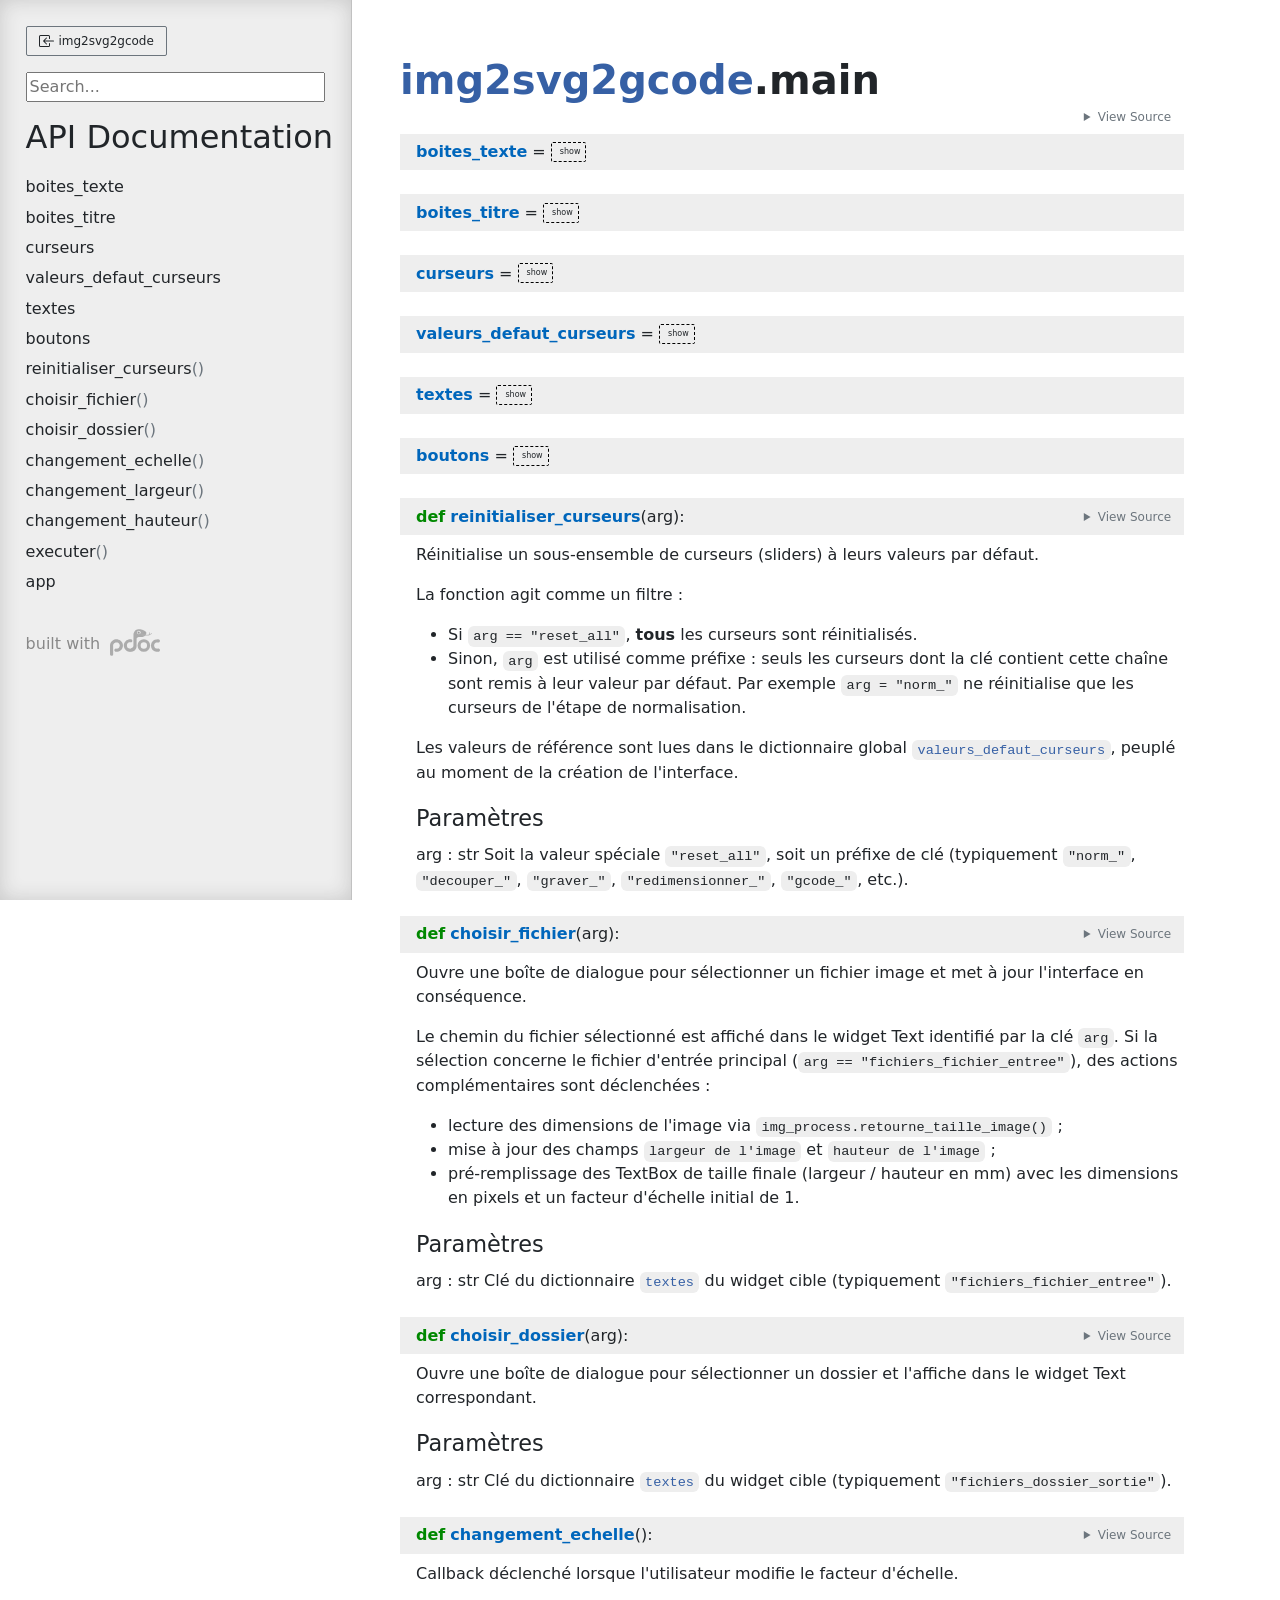
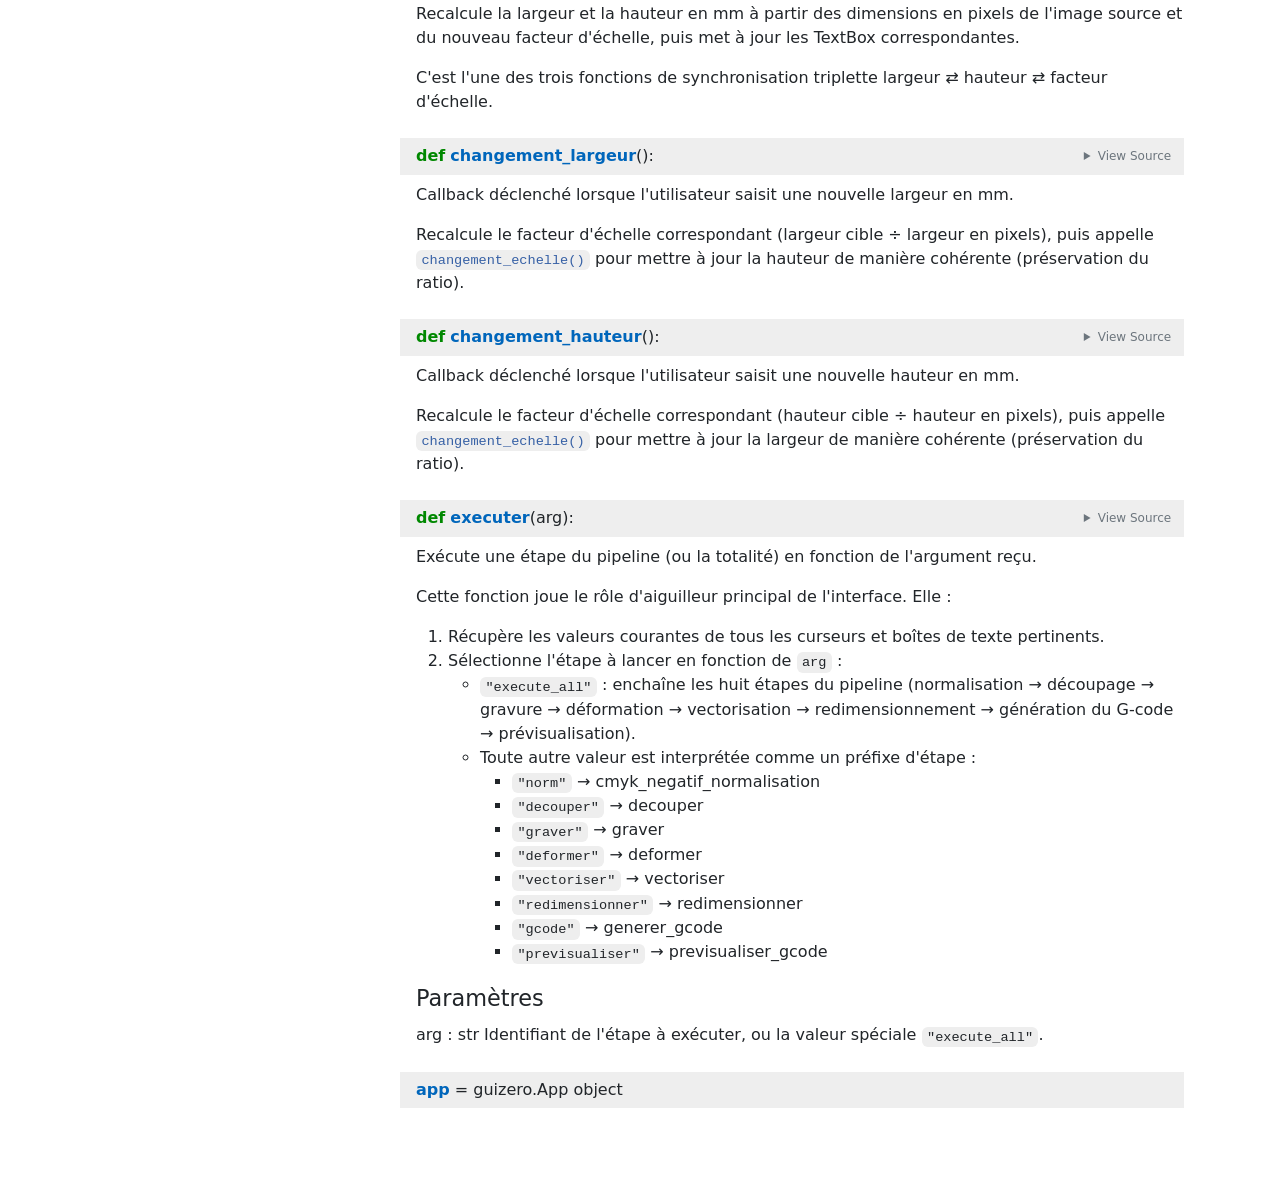
<file: docs/img2svg2gcode/main.html>
<!doctype html>
<html lang="en">
<head>
    <meta charset="utf-8">
    <meta name="viewport" content="width=device-width, initial-scale=1">
    <meta name="generator" content="pdoc 16.0.0"/>
    <title>img2svg2gcode.main API documentation</title>

    <style>/*! * Bootstrap Reboot v5.0.0 (https://getbootstrap.com/) * Copyright 2011-2021 The Bootstrap Authors * Copyright 2011-2021 Twitter, Inc. * Licensed under MIT (https://github.com/twbs/bootstrap/blob/main/LICENSE) * Forked from Normalize.css, licensed MIT (https://github.com/necolas/normalize.css/blob/master/LICENSE.md) */*,::after,::before{box-sizing:border-box}@media (prefers-reduced-motion:no-preference){:root{scroll-behavior:smooth}}body{margin:0;font-family:system-ui,-apple-system,"Segoe UI",Roboto,"Helvetica Neue",Arial,"Noto Sans","Liberation Sans",sans-serif,"Apple Color Emoji","Segoe UI Emoji","Segoe UI Symbol","Noto Color Emoji";font-size:1rem;font-weight:400;line-height:1.5;color:#212529;background-color:#fff;-webkit-text-size-adjust:100%;-webkit-tap-highlight-color:transparent}hr{margin:1rem 0;color:inherit;background-color:currentColor;border:0;opacity:.25}hr:not([size]){height:1px}h1,h2,h3,h4,h5,h6{margin-top:0;margin-bottom:.5rem;font-weight:500;line-height:1.2}h1{font-size:calc(1.375rem + 1.5vw)}@media (min-width:1200px){h1{font-size:2.5rem}}h2{font-size:calc(1.325rem + .9vw)}@media (min-width:1200px){h2{font-size:2rem}}h3{font-size:calc(1.3rem + .6vw)}@media (min-width:1200px){h3{font-size:1.75rem}}h4{font-size:calc(1.275rem + .3vw)}@media (min-width:1200px){h4{font-size:1.5rem}}h5{font-size:1.25rem}h6{font-size:1rem}p{margin-top:0;margin-bottom:1rem}abbr[data-bs-original-title],abbr[title]{-webkit-text-decoration:underline dotted;text-decoration:underline dotted;cursor:help;-webkit-text-decoration-skip-ink:none;text-decoration-skip-ink:none}address{margin-bottom:1rem;font-style:normal;line-height:inherit}ol,ul{padding-left:2rem}dl,ol,ul{margin-top:0;margin-bottom:1rem}ol ol,ol ul,ul ol,ul ul{margin-bottom:0}dt{font-weight:700}dd{margin-bottom:.5rem;margin-left:0}blockquote{margin:0 0 1rem}b,strong{font-weight:bolder}small{font-size:.875em}mark{padding:.2em;background-color:#fcf8e3}sub,sup{position:relative;font-size:.75em;line-height:0;vertical-align:baseline}sub{bottom:-.25em}sup{top:-.5em}a{color:#0d6efd;text-decoration:underline}a:hover{color:#0a58ca}a:not([href]):not([class]),a:not([href]):not([class]):hover{color:inherit;text-decoration:none}code,kbd,pre,samp{font-family:SFMono-Regular,Menlo,Monaco,Consolas,"Liberation Mono","Courier New",monospace;font-size:1em;direction:ltr;unicode-bidi:bidi-override}pre{display:block;margin-top:0;margin-bottom:1rem;overflow:auto;font-size:.875em}pre code{font-size:inherit;color:inherit;word-break:normal}code{font-size:.875em;color:#d63384;word-wrap:break-word}a>code{color:inherit}kbd{padding:.2rem .4rem;font-size:.875em;color:#fff;background-color:#212529;border-radius:.2rem}kbd kbd{padding:0;font-size:1em;font-weight:700}figure{margin:0 0 1rem}img,svg{vertical-align:middle}table{caption-side:bottom;border-collapse:collapse}caption{padding-top:.5rem;padding-bottom:.5rem;color:#6c757d;text-align:left}th{text-align:inherit;text-align:-webkit-match-parent}tbody,td,tfoot,th,thead,tr{border-color:inherit;border-style:solid;border-width:0}label{display:inline-block}button{border-radius:0}button:focus:not(:focus-visible){outline:0}button,input,optgroup,select,textarea{margin:0;font-family:inherit;font-size:inherit;line-height:inherit}button,select{text-transform:none}[role=button]{cursor:pointer}select{word-wrap:normal}select:disabled{opacity:1}[list]::-webkit-calendar-picker-indicator{display:none}[type=button],[type=reset],[type=submit],button{-webkit-appearance:button}[type=button]:not(:disabled),[type=reset]:not(:disabled),[type=submit]:not(:disabled),button:not(:disabled){cursor:pointer}::-moz-focus-inner{padding:0;border-style:none}textarea{resize:vertical}fieldset{min-width:0;padding:0;margin:0;border:0}legend{float:left;width:100%;padding:0;margin-bottom:.5rem;font-size:calc(1.275rem + .3vw);line-height:inherit}@media (min-width:1200px){legend{font-size:1.5rem}}legend+*{clear:left}::-webkit-datetime-edit-day-field,::-webkit-datetime-edit-fields-wrapper,::-webkit-datetime-edit-hour-field,::-webkit-datetime-edit-minute,::-webkit-datetime-edit-month-field,::-webkit-datetime-edit-text,::-webkit-datetime-edit-year-field{padding:0}::-webkit-inner-spin-button{height:auto}[type=search]{outline-offset:-2px;-webkit-appearance:textfield}::-webkit-search-decoration{-webkit-appearance:none}::-webkit-color-swatch-wrapper{padding:0}::file-selector-button{font:inherit}::-webkit-file-upload-button{font:inherit;-webkit-appearance:button}output{display:inline-block}iframe{border:0}summary{display:list-item;cursor:pointer}progress{vertical-align:baseline}[hidden]{display:none!important}</style>
    <style>/*! syntax-highlighting.css */pre{line-height:125%;}span.linenos{color:inherit; background-color:transparent; padding-left:5px; padding-right:20px;}.pdoc-code .hll{background-color:#ffffcc}.pdoc-code{background:#f8f8f8;}.pdoc-code .c{color:#3D7B7B; font-style:italic}.pdoc-code .err{border:1px solid #FF0000}.pdoc-code .k{color:#008000; font-weight:bold}.pdoc-code .o{color:#666666}.pdoc-code .ch{color:#3D7B7B; font-style:italic}.pdoc-code .cm{color:#3D7B7B; font-style:italic}.pdoc-code .cp{color:#9C6500}.pdoc-code .cpf{color:#3D7B7B; font-style:italic}.pdoc-code .c1{color:#3D7B7B; font-style:italic}.pdoc-code .cs{color:#3D7B7B; font-style:italic}.pdoc-code .gd{color:#A00000}.pdoc-code .ge{font-style:italic}.pdoc-code .gr{color:#E40000}.pdoc-code .gh{color:#000080; font-weight:bold}.pdoc-code .gi{color:#008400}.pdoc-code .go{color:#717171}.pdoc-code .gp{color:#000080; font-weight:bold}.pdoc-code .gs{font-weight:bold}.pdoc-code .gu{color:#800080; font-weight:bold}.pdoc-code .gt{color:#0044DD}.pdoc-code .kc{color:#008000; font-weight:bold}.pdoc-code .kd{color:#008000; font-weight:bold}.pdoc-code .kn{color:#008000; font-weight:bold}.pdoc-code .kp{color:#008000}.pdoc-code .kr{color:#008000; font-weight:bold}.pdoc-code .kt{color:#B00040}.pdoc-code .m{color:#666666}.pdoc-code .s{color:#BA2121}.pdoc-code .na{color:#687822}.pdoc-code .nb{color:#008000}.pdoc-code .nc{color:#0000FF; font-weight:bold}.pdoc-code .no{color:#880000}.pdoc-code .nd{color:#AA22FF}.pdoc-code .ni{color:#717171; font-weight:bold}.pdoc-code .ne{color:#CB3F38; font-weight:bold}.pdoc-code .nf{color:#0000FF}.pdoc-code .nl{color:#767600}.pdoc-code .nn{color:#0000FF; font-weight:bold}.pdoc-code .nt{color:#008000; font-weight:bold}.pdoc-code .nv{color:#19177C}.pdoc-code .ow{color:#AA22FF; font-weight:bold}.pdoc-code .w{color:#bbbbbb}.pdoc-code .mb{color:#666666}.pdoc-code .mf{color:#666666}.pdoc-code .mh{color:#666666}.pdoc-code .mi{color:#666666}.pdoc-code .mo{color:#666666}.pdoc-code .sa{color:#BA2121}.pdoc-code .sb{color:#BA2121}.pdoc-code .sc{color:#BA2121}.pdoc-code .dl{color:#BA2121}.pdoc-code .sd{color:#BA2121; font-style:italic}.pdoc-code .s2{color:#BA2121}.pdoc-code .se{color:#AA5D1F; font-weight:bold}.pdoc-code .sh{color:#BA2121}.pdoc-code .si{color:#A45A77; font-weight:bold}.pdoc-code .sx{color:#008000}.pdoc-code .sr{color:#A45A77}.pdoc-code .s1{color:#BA2121}.pdoc-code .ss{color:#19177C}.pdoc-code .bp{color:#008000}.pdoc-code .fm{color:#0000FF}.pdoc-code .vc{color:#19177C}.pdoc-code .vg{color:#19177C}.pdoc-code .vi{color:#19177C}.pdoc-code .vm{color:#19177C}.pdoc-code .il{color:#666666}</style>
    <style>/*! theme.css */:root{--pdoc-background:#fff;}.pdoc{--text:#212529;--muted:#6c757d;--link:#3660a5;--link-hover:#1659c5;--code:#f8f8f8;--active:#fff598;--accent:#eee;--accent2:#c1c1c1;--nav-hover:rgba(255, 255, 255, 0.5);--name:#0066BB;--def:#008800;--annotation:#007020;}</style>
    <style>/*! layout.css */html, body{width:100%;height:100%;}html, main{scroll-behavior:smooth;}body{background-color:var(--pdoc-background);}@media (max-width:769px){#navtoggle{cursor:pointer;position:absolute;width:50px;height:40px;top:1rem;right:1rem;border-color:var(--text);color:var(--text);display:flex;opacity:0.8;z-index:999;}#navtoggle:hover{opacity:1;}#togglestate + div{display:none;}#togglestate:checked + div{display:inherit;}main, header{padding:2rem 3vw;}header + main{margin-top:-3rem;}.git-button{display:none !important;}nav input[type="search"]{max-width:77%;}nav input[type="search"]:first-child{margin-top:-6px;}nav input[type="search"]:valid ~ *{display:none !important;}}@media (min-width:770px){:root{--sidebar-width:clamp(12.5rem, 28vw, 22rem);}nav{position:fixed;overflow:auto;height:100vh;width:var(--sidebar-width);}main, header{padding:3rem 2rem 3rem calc(var(--sidebar-width) + 3rem);width:calc(54rem + var(--sidebar-width));max-width:100%;}header + main{margin-top:-4rem;}#navtoggle{display:none;}}#togglestate{position:absolute;height:0;opacity:0;}nav.pdoc{--pad:clamp(0.5rem, 2vw, 1.75rem);--indent:1.5rem;background-color:var(--accent);border-right:1px solid var(--accent2);box-shadow:0 0 20px rgba(50, 50, 50, .2) inset;padding:0 0 0 var(--pad);overflow-wrap:anywhere;scrollbar-width:thin; scrollbar-color:var(--accent2) transparent; z-index:1}nav.pdoc::-webkit-scrollbar{width:.4rem; }nav.pdoc::-webkit-scrollbar-thumb{background-color:var(--accent2); }nav.pdoc > div{padding:var(--pad) 0;}nav.pdoc .module-list-button{display:inline-flex;align-items:center;color:var(--text);border-color:var(--muted);margin-bottom:1rem;}nav.pdoc .module-list-button:hover{border-color:var(--text);}nav.pdoc input[type=search]{display:block;outline-offset:0;width:calc(100% - var(--pad));}nav.pdoc .logo{max-width:calc(100% - var(--pad));max-height:35vh;display:block;margin:0 auto 1rem;transform:translate(calc(-.5 * var(--pad)), 0);}nav.pdoc ul{list-style:none;padding-left:0;}nav.pdoc > div > ul{margin-left:calc(0px - var(--pad));}nav.pdoc li a{padding:.2rem 0 .2rem calc(var(--pad) + var(--indent));}nav.pdoc > div > ul > li > a{padding-left:var(--pad);}nav.pdoc li{transition:all 100ms;}nav.pdoc li:hover{background-color:var(--nav-hover);}nav.pdoc a, nav.pdoc a:hover{color:var(--text);}nav.pdoc a{display:block;}nav.pdoc > h2:first-of-type{margin-top:1.5rem;}nav.pdoc .class:before{content:"class ";color:var(--muted);}nav.pdoc .function:after{content:"()";color:var(--muted);}nav.pdoc footer:before{content:"";display:block;width:calc(100% - var(--pad));border-top:solid var(--accent2) 1px;margin-top:1.5rem;padding-top:.5rem;}nav.pdoc footer{font-size:small;}</style>
    <style>/*! content.css */.pdoc{color:var(--text);box-sizing:border-box;line-height:1.5;background:none;}.pdoc .pdoc-button{cursor:pointer;display:inline-block;border:solid black 1px;border-radius:2px;font-size:.75rem;padding:calc(0.5em - 1px) 1em;transition:100ms all;}.pdoc .alert{padding:1rem 1rem 1rem calc(1.5rem + 24px);border:1px solid transparent;border-radius:.25rem;background-repeat:no-repeat;background-position:.75rem center;margin-bottom:1rem;}.pdoc .alert > em{display:none;}.pdoc .alert > *:last-child{margin-bottom:0;}.pdoc .alert.note{color:#084298;background-color:#cfe2ff;border-color:#b6d4fe;background-image:url("data:image/svg+xml,%3Csvg%20xmlns%3D%22http%3A//www.w3.org/2000/svg%22%20width%3D%2224%22%20height%3D%2224%22%20fill%3D%22%23084298%22%20viewBox%3D%220%200%2016%2016%22%3E%3Cpath%20d%3D%22M8%2016A8%208%200%201%200%208%200a8%208%200%200%200%200%2016zm.93-9.412-1%204.705c-.07.34.029.533.304.533.194%200%20.487-.07.686-.246l-.088.416c-.287.346-.92.598-1.465.598-.703%200-1.002-.422-.808-1.319l.738-3.468c.064-.293.006-.399-.287-.47l-.451-.081.082-.381%202.29-.287zM8%205.5a1%201%200%201%201%200-2%201%201%200%200%201%200%202z%22/%3E%3C/svg%3E");}.pdoc .alert.tip{color:#0a3622;background-color:#d1e7dd;border-color:#a3cfbb;background-image:url("data:image/svg+xml,%3Csvg%20xmlns%3D%22http%3A//www.w3.org/2000/svg%22%20width%3D%2224%22%20height%3D%2224%22%20fill%3D%22%230a3622%22%20viewBox%3D%220%200%2016%2016%22%3E%3Cpath%20d%3D%22M2%206a6%206%200%201%201%2010.174%204.31c-.203.196-.359.4-.453.619l-.762%201.769A.5.5%200%200%201%2010.5%2013a.5.5%200%200%201%200%201%20.5.5%200%200%201%200%201l-.224.447a1%201%200%200%201-.894.553H6.618a1%201%200%200%201-.894-.553L5.5%2015a.5.5%200%200%201%200-1%20.5.5%200%200%201%200-1%20.5.5%200%200%201-.46-.302l-.761-1.77a2%202%200%200%200-.453-.618A5.98%205.98%200%200%201%202%206m6-5a5%205%200%200%200-3.479%208.592c.263.254.514.564.676.941L5.83%2012h4.342l.632-1.467c.162-.377.413-.687.676-.941A5%205%200%200%200%208%201%22/%3E%3C/svg%3E");}.pdoc .alert.important{color:#055160;background-color:#cff4fc;border-color:#9eeaf9;background-image:url("data:image/svg+xml,%3Csvg%20xmlns%3D%22http%3A//www.w3.org/2000/svg%22%20width%3D%2224%22%20height%3D%2224%22%20fill%3D%22%23055160%22%20viewBox%3D%220%200%2016%2016%22%3E%3Cpath%20d%3D%22M2%200a2%202%200%200%200-2%202v12a2%202%200%200%200%202%202h12a2%202%200%200%200%202-2V2a2%202%200%200%200-2-2zm6%204c.535%200%20.954.462.9.995l-.35%203.507a.552.552%200%200%201-1.1%200L7.1%204.995A.905.905%200%200%201%208%204m.002%206a1%201%200%201%201%200%202%201%201%200%200%201%200-2%22/%3E%3C/svg%3E");}.pdoc .alert.warning{color:#664d03;background-color:#fff3cd;border-color:#ffecb5;background-image:url("data:image/svg+xml,%3Csvg%20xmlns%3D%22http%3A//www.w3.org/2000/svg%22%20width%3D%2224%22%20height%3D%2224%22%20fill%3D%22%23664d03%22%20viewBox%3D%220%200%2016%2016%22%3E%3Cpath%20d%3D%22M8.982%201.566a1.13%201.13%200%200%200-1.96%200L.165%2013.233c-.457.778.091%201.767.98%201.767h13.713c.889%200%201.438-.99.98-1.767L8.982%201.566zM8%205c.535%200%20.954.462.9.995l-.35%203.507a.552.552%200%200%201-1.1%200L7.1%205.995A.905.905%200%200%201%208%205zm.002%206a1%201%200%201%201%200%202%201%201%200%200%201%200-2z%22/%3E%3C/svg%3E");}.pdoc .alert.caution{color:#842029;background-color:#f8d7da;border-color:#f5c2c7;background-image:url("data:image/svg+xml,%3Csvg%20xmlns%3D%22http%3A//www.w3.org/2000/svg%22%20width%3D%2224%22%20height%3D%2224%22%20fill%3D%22%23842029%22%20viewBox%3D%220%200%2016%2016%22%3E%3Cpath%20d%3D%22M11.46.146A.5.5%200%200%200%2011.107%200H4.893a.5.5%200%200%200-.353.146L.146%204.54A.5.5%200%200%200%200%204.893v6.214a.5.5%200%200%200%20.146.353l4.394%204.394a.5.5%200%200%200%20.353.146h6.214a.5.5%200%200%200%20.353-.146l4.394-4.394a.5.5%200%200%200%20.146-.353V4.893a.5.5%200%200%200-.146-.353zM8%204c.535%200%20.954.462.9.995l-.35%203.507a.552.552%200%200%201-1.1%200L7.1%204.995A.905.905%200%200%201%208%204m.002%206a1%201%200%201%201%200%202%201%201%200%200%201%200-2%22/%3E%3C/svg%3E");}.pdoc .alert.danger{color:#842029;background-color:#f8d7da;border-color:#f5c2c7;background-image:url("data:image/svg+xml,%3Csvg%20xmlns%3D%22http%3A//www.w3.org/2000/svg%22%20width%3D%2224%22%20height%3D%2224%22%20fill%3D%22%23842029%22%20viewBox%3D%220%200%2016%2016%22%3E%3Cpath%20d%3D%22M5.52.359A.5.5%200%200%201%206%200h4a.5.5%200%200%201%20.474.658L8.694%206H12.5a.5.5%200%200%201%20.395.807l-7%209a.5.5%200%200%201-.873-.454L6.823%209.5H3.5a.5.5%200%200%201-.48-.641l2.5-8.5z%22/%3E%3C/svg%3E");}.pdoc .visually-hidden{position:absolute !important;width:1px !important;height:1px !important;padding:0 !important;margin:-1px !important;overflow:hidden !important;clip:rect(0, 0, 0, 0) !important;white-space:nowrap !important;border:0 !important;}.pdoc h1, .pdoc h2, .pdoc h3{font-weight:300;margin:.3em 0;padding:.2em 0;}.pdoc > section:not(.module-info) h1{font-size:1.5rem;font-weight:500;}.pdoc > section:not(.module-info) h2{font-size:1.4rem;font-weight:500;}.pdoc > section:not(.module-info) h3{font-size:1.3rem;font-weight:500;}.pdoc > section:not(.module-info) h4{font-size:1.2rem;}.pdoc > section:not(.module-info) h5{font-size:1.1rem;}.pdoc a{text-decoration:none;color:var(--link);}.pdoc a:hover{color:var(--link-hover);}.pdoc blockquote{margin-left:2rem;}.pdoc pre{border-top:1px solid var(--accent2);border-bottom:1px solid var(--accent2);margin-top:0;margin-bottom:1em;padding:.5rem 0 .5rem .5rem;overflow-x:auto;background-color:var(--code);}.pdoc code{color:var(--text);padding:.2em .4em;margin:0;font-size:85%;background-color:var(--accent);border-radius:6px;}.pdoc a > code{color:inherit;}.pdoc pre > code{display:inline-block;font-size:inherit;background:none;border:none;padding:0;}.pdoc > section:not(.module-info){margin-bottom:1.5rem;}.pdoc .modulename{margin-top:0;font-weight:bold;}.pdoc .modulename a{color:var(--link);transition:100ms all;}.pdoc .git-button{float:right;border:solid var(--link) 1px;}.pdoc .git-button:hover{background-color:var(--link);color:var(--pdoc-background);}.view-source-toggle-state,.view-source-toggle-state ~ .pdoc-code{display:none;}.view-source-toggle-state:checked ~ .pdoc-code{display:block;}.view-source-button{display:inline-block;float:right;font-size:.75rem;line-height:1.5rem;color:var(--muted);padding:0 .4rem 0 1.3rem;cursor:pointer;text-indent:-2px;}.view-source-button > span{visibility:hidden;}.module-info .view-source-button{float:none;display:flex;justify-content:flex-end;margin:-1.2rem .4rem -.2rem 0;}.view-source-button::before{position:absolute;content:"View Source";display:list-item;list-style-type:disclosure-closed;}.view-source-toggle-state:checked ~ .attr .view-source-button::before,.view-source-toggle-state:checked ~ .view-source-button::before{list-style-type:disclosure-open;}.pdoc .docstring{margin-bottom:1.5rem;}.pdoc section:not(.module-info) .docstring{margin-left:clamp(0rem, 5vw - 2rem, 1rem);}.pdoc .docstring .pdoc-code{margin-left:1em;margin-right:1em;}.pdoc h1:target,.pdoc h2:target,.pdoc h3:target,.pdoc h4:target,.pdoc h5:target,.pdoc h6:target,.pdoc .pdoc-code > pre > span:target{background-color:var(--active);box-shadow:-1rem 0 0 0 var(--active);}.pdoc .pdoc-code > pre > span:target{display:block;}.pdoc div:target > .attr,.pdoc section:target > .attr,.pdoc dd:target > a{background-color:var(--active);}.pdoc *{scroll-margin:2rem;}.pdoc .pdoc-code .linenos{user-select:none;}.pdoc .attr:hover{filter:contrast(0.95);}.pdoc section, .pdoc .classattr{position:relative;}.pdoc .headerlink{--width:clamp(1rem, 3vw, 2rem);position:absolute;top:0;left:calc(0rem - var(--width));transition:all 100ms ease-in-out;opacity:0;}.pdoc .headerlink::before{content:"#";display:block;text-align:center;width:var(--width);height:2.3rem;line-height:2.3rem;font-size:1.5rem;}.pdoc .attr:hover ~ .headerlink,.pdoc *:target > .headerlink,.pdoc .headerlink:hover{opacity:1;}.pdoc .attr{display:block;margin:.5rem 0 .5rem;padding:.4rem .4rem .4rem 1rem;background-color:var(--accent);overflow-x:auto;}.pdoc .classattr{margin-left:2rem;}.pdoc .decorator-deprecated{color:#842029;}.pdoc .decorator-deprecated ~ span{filter:grayscale(1) opacity(0.8);}.pdoc .name{color:var(--name);font-weight:bold;}.pdoc .def{color:var(--def);font-weight:bold;}.pdoc .signature{background-color:transparent;}.pdoc .param, .pdoc .return-annotation{white-space:pre;}.pdoc .signature.multiline .param{display:block;}.pdoc .signature.condensed .param{display:inline-block;}.pdoc .annotation{color:var(--annotation);}.pdoc .view-value-toggle-state,.pdoc .view-value-toggle-state ~ .default_value{display:none;}.pdoc .view-value-toggle-state:checked ~ .default_value{display:inherit;}.pdoc .view-value-button{font-size:.5rem;vertical-align:middle;border-style:dashed;margin-top:-0.1rem;}.pdoc .view-value-button:hover{background:white;}.pdoc .view-value-button::before{content:"show";text-align:center;width:2.2em;display:inline-block;}.pdoc .view-value-toggle-state:checked ~ .view-value-button::before{content:"hide";}.pdoc .inherited{margin-left:2rem;}.pdoc .inherited dt{font-weight:700;}.pdoc .inherited dt, .pdoc .inherited dd{display:inline;margin-left:0;margin-bottom:.5rem;}.pdoc .inherited dd:not(:last-child):after{content:", ";}.pdoc .inherited .class:before{content:"class ";}.pdoc .inherited .function a:after{content:"()";}.pdoc .search-result .docstring{overflow:auto;max-height:25vh;}.pdoc .search-result.focused > .attr{background-color:var(--active);}.pdoc .attribution{margin-top:2rem;display:block;opacity:0.5;transition:all 200ms;filter:grayscale(100%);}.pdoc .attribution:hover{opacity:1;filter:grayscale(0%);}.pdoc .attribution img{margin-left:5px;height:27px;vertical-align:bottom;width:50px;transition:all 200ms;}.pdoc table{display:block;width:max-content;max-width:100%;overflow:auto;margin-bottom:1rem;}.pdoc table th{font-weight:600;}.pdoc table th, .pdoc table td{padding:6px 13px;border:1px solid var(--accent2);}</style>
    <style>/*! custom.css */</style></head>
<body>
    <nav class="pdoc">
        <label id="navtoggle" for="togglestate" class="pdoc-button"><svg xmlns='http://www.w3.org/2000/svg' viewBox='0 0 30 30'><path stroke-linecap='round' stroke="currentColor" stroke-miterlimit='10' stroke-width='2' d='M4 7h22M4 15h22M4 23h22'/></svg></label>
        <input id="togglestate" type="checkbox" aria-hidden="true" tabindex="-1">
        <div>            <a class="pdoc-button module-list-button" href="../img2svg2gcode.html">
<svg xmlns="http://www.w3.org/2000/svg" width="16" height="16" fill="currentColor" class="bi bi-box-arrow-in-left" viewBox="0 0 16 16">
  <path fill-rule="evenodd" d="M10 3.5a.5.5 0 0 0-.5-.5h-8a.5.5 0 0 0-.5.5v9a.5.5 0 0 0 .5.5h8a.5.5 0 0 0 .5-.5v-2a.5.5 0 0 1 1 0v2A1.5 1.5 0 0 1 9.5 14h-8A1.5 1.5 0 0 1 0 12.5v-9A1.5 1.5 0 0 1 1.5 2h8A1.5 1.5 0 0 1 11 3.5v2a.5.5 0 0 1-1 0v-2z"/>
  <path fill-rule="evenodd" d="M4.146 8.354a.5.5 0 0 1 0-.708l3-3a.5.5 0 1 1 .708.708L5.707 7.5H14.5a.5.5 0 0 1 0 1H5.707l2.147 2.146a.5.5 0 0 1-.708.708l-3-3z"/>
</svg>                &nbsp;img2svg2gcode</a>


            <input type="search" placeholder="Search..." role="searchbox" aria-label="search"
                   pattern=".+" required>



            <h2>API Documentation</h2>
                <ul class="memberlist">
            <li>
                    <a class="variable" href="#boites_texte">boites_texte</a>
            </li>
            <li>
                    <a class="variable" href="#boites_titre">boites_titre</a>
            </li>
            <li>
                    <a class="variable" href="#curseurs">curseurs</a>
            </li>
            <li>
                    <a class="variable" href="#valeurs_defaut_curseurs">valeurs_defaut_curseurs</a>
            </li>
            <li>
                    <a class="variable" href="#textes">textes</a>
            </li>
            <li>
                    <a class="variable" href="#boutons">boutons</a>
            </li>
            <li>
                    <a class="function" href="#reinitialiser_curseurs">reinitialiser_curseurs</a>
            </li>
            <li>
                    <a class="function" href="#choisir_fichier">choisir_fichier</a>
            </li>
            <li>
                    <a class="function" href="#choisir_dossier">choisir_dossier</a>
            </li>
            <li>
                    <a class="function" href="#changement_echelle">changement_echelle</a>
            </li>
            <li>
                    <a class="function" href="#changement_largeur">changement_largeur</a>
            </li>
            <li>
                    <a class="function" href="#changement_hauteur">changement_hauteur</a>
            </li>
            <li>
                    <a class="function" href="#executer">executer</a>
            </li>
            <li>
                    <a class="variable" href="#app">app</a>
            </li>
    </ul>



        <a class="attribution" title="pdoc: Python API documentation generator" href="https://pdoc.dev" target="_blank">
            built with <span class="visually-hidden">pdoc</span><img
                alt="pdoc logo"
                src="data:image/svg+xml,%3Csvg%20xmlns%3D%22http%3A//www.w3.org/2000/svg%22%20role%3D%22img%22%20aria-label%3D%22pdoc%20logo%22%20width%3D%22300%22%20height%3D%22160%22%20viewBox%3D%220%200%20150%2080%22%3E%3Ctitle%3Epdoc%3C/title%3E%3Cpath%20d%3D%22M132.316%2048.886c.276-4.679%202.342-6.698%204.409-7.982s4.27-1.165%206.751-1.055c1.586.07%203.044.156%204.222-.482%201.142-.619%202.026-1.932%202.162-3.739.268-3.576-1.929-5.368-5.006-5.551s-7.599.524-10.517%201.606c-4.455%201.652-8.588%206.606-9.552%208.992s-2.342%206.193-1.745%2010.873%202.664%209.221%205.878%2011.79%205.878%203.808%2010.103%204.312%203.444.229%206.062.229%205.006-2.202%204.914-4.909-2.296-5.001-4.501-4.863-3.077.505-5.281.229-7.715-2.064-7.899-9.451z%22%20fill%3D%22%23198754%22/%3E%3Ccircle%20cx%3D%22101.504%22%20cy%3D%2248.943%22%20r%3D%2214.208%22%20fill%3D%22none%22%20stroke%3D%22%23198754%22%20stroke-width%3D%229.354%22/%3E%3Cpath%20d%3D%22M87.81.002c-3.637.065-5.001.454-7.014%201.232s-3.443%201.363-6.3%204.282c-1.723%201.76-3.148%205.019-3.776%207.329-.413%201.521-.316%202.63-.316%202.63l-.195%2034.612c.065%205.774-6.755%208.305-9.612%208.37s-9.678-1.038-9.743-9.408%207.128-9.521%208.362-9.521c1.413-.13%202.526-.021%203.718-.016%202.071.009%204.157-.778%204.092-4.671s-4.157-4.736-4.157-4.736c-6.3-.843-11.43%202.206-11.43%202.206S40.917%2038.15%2041.372%2049.634%2051.568%2068.19%2061.311%2068.125s18.316-7.007%2018.445-17.193l.13-22.772c.046-2.291%202.683-3.644%204.476-4.203.745-.232%201.694-.274%201.694-.274l10.457-.13s4.871-.324%207.729-3.114%204.352-6.294%204.352-6.294.974-3.049.13-4.606-.195-1.233-2.792-3.309-8.573-4.477-8.573-4.477S91.447-.063%2087.81.002zM0%2047.169l.065%2028.417S0%2080.127%204.481%2079.997s5.072-3.866%205.049-4.152l-.113-28.482s1.624-7.656%209.937-7.721%2010.002%206.942%2010.002%208.499-.909%2010.51-9.093%2010.51c-.948%200-2.99-.567-4.145-.272-3.919%201-3.194%204.554-3.194%204.554s.065%205.061%207.404%204.996%2018.575-6.034%2018.575-19.074S26.953%2030.04%2019.549%2029.91%201.234%2035.296%200%2047.169z%22%20fill%3D%22%23198754%22/%3E%3Cg%20transform%3D%22matrix%28.325601%200%200%20.325256%20-10.32669%20-45.802786%29%22%3E%3Ccircle%20cx%3D%22297.554%22%20cy%3D%22172.286%22%20r%3D%2216.5%22%20fill%3D%22%23fff%22/%3E%3Cellipse%20cx%3D%22297.709%22%20cy%3D%22172.642%22%20rx%3D%2211.071%22%20ry%3D%2210.871%22%20fill%3D%22%23105a48%22/%3E%3Ccircle%20cx%3D%22304.104%22%20cy%3D%22167.667%22%20r%3D%224.5%22%20fill%3D%22%23fff%22/%3E%3C/g%3E%3Cpath%20d%3D%22M94.661%2017.032l.893-1.476s.99.714%201.916.925%201.575.114%202.955.114l14.565-.162c1.283-.032%203.085-.762%203.02-3.293s-.373-3.503-.373-3.503l1.283-.487s.52.503.877%201.573.309%201.995.292%202.66-.227%201.541-.227%201.541%201.564-.308%202.359-1.038.823-.779%201.489-1.508.812-.86.812-.86.552-.13.877.26.341.957.065%201.46-1.672%202.206-3.247%203.066-2.76%201.427-3.929%201.768-3.848.73-7.063.714l-10.944-.114s-2.143-.081-3.02-.373-2.241-.973-2.598-1.265z%22%20fill%3D%22%23d36d49%22/%3E%3Cg%20fill%3D%22%23105a48%22%3E%3Cellipse%20cx%3D%2293.052%22%20cy%3D%2243.567%22%20rx%3D%22.869%22%20ry%3D%221.014%22%20transform%3D%22rotate%28341.022%29%22/%3E%3Cellipse%20cx%3D%22104.3%22%20cy%3D%22-16.184%22%20rx%3D%22.865%22%20ry%3D%221.009%22%20transform%3D%22rotate%2814.786%29%22/%3E%3C/g%3E%3C/svg%3E"/>
        </a>
</div>
    </nav>
    <main class="pdoc">
            <section class="module-info">
                    <h1 class="modulename">
<a href="./../img2svg2gcode.html">img2svg2gcode</a><wbr>.main    </h1>

                
                        <input id="mod-main-view-source" class="view-source-toggle-state" type="checkbox" aria-hidden="true" tabindex="-1">

                        <label class="view-source-button" for="mod-main-view-source"><span>View Source</span></label>

                        <div class="pdoc-code codehilite"><pre><span></span><span id="L-1"><a href="#L-1"><span class="linenos">  1</span></a><span class="ch">#!/usr/bin/env python3</span>
</span><span id="L-2"><a href="#L-2"><span class="linenos">  2</span></a><span class="c1"># -*- coding: utf-8 -*-</span>
</span><span id="L-3"><a href="#L-3"><span class="linenos">  3</span></a>
</span><span id="L-4"><a href="#L-4"><span class="linenos">  4</span></a>
</span><span id="L-5"><a href="#L-5"><span class="linenos">  5</span></a><span class="kn">from</span><span class="w"> </span><span class="nn">guizero</span><span class="w"> </span><span class="kn">import</span> <span class="n">App</span><span class="p">,</span> <span class="n">Text</span><span class="p">,</span> <span class="n">PushButton</span><span class="p">,</span> <span class="n">TitleBox</span><span class="p">,</span> <span class="n">TextBox</span><span class="p">,</span> <span class="n">Slider</span>
</span><span id="L-6"><a href="#L-6"><span class="linenos">  6</span></a>
</span><span id="L-7"><a href="#L-7"><span class="linenos">  7</span></a><span class="k">try</span><span class="p">:</span>
</span><span id="L-8"><a href="#L-8"><span class="linenos">  8</span></a>    <span class="kn">from</span><span class="w"> </span><span class="nn">.</span><span class="w"> </span><span class="kn">import</span> <span class="n">img_process</span>  <span class="c1"># contexte package (pdoc)</span>
</span><span id="L-9"><a href="#L-9"><span class="linenos">  9</span></a><span class="k">except</span> <span class="ne">ImportError</span><span class="p">:</span>
</span><span id="L-10"><a href="#L-10"><span class="linenos"> 10</span></a>    <span class="kn">import</span><span class="w"> </span><span class="nn">img_process</span>         <span class="c1"># exécution directe (uv run)</span>
</span><span id="L-11"><a href="#L-11"><span class="linenos"> 11</span></a>
</span><span id="L-12"><a href="#L-12"><span class="linenos"> 12</span></a><span class="n">boites_texte</span> <span class="o">=</span> <span class="p">{}</span>
</span><span id="L-13"><a href="#L-13"><span class="linenos"> 13</span></a><span class="n">boites_titre</span> <span class="o">=</span> <span class="p">{}</span>
</span><span id="L-14"><a href="#L-14"><span class="linenos"> 14</span></a><span class="n">curseurs</span> <span class="o">=</span> <span class="p">{}</span>
</span><span id="L-15"><a href="#L-15"><span class="linenos"> 15</span></a><span class="n">valeurs_defaut_curseurs</span> <span class="o">=</span> <span class="p">{}</span>
</span><span id="L-16"><a href="#L-16"><span class="linenos"> 16</span></a><span class="n">textes</span> <span class="o">=</span> <span class="p">{}</span>
</span><span id="L-17"><a href="#L-17"><span class="linenos"> 17</span></a><span class="n">boutons</span> <span class="o">=</span> <span class="p">{}</span>
</span><span id="L-18"><a href="#L-18"><span class="linenos"> 18</span></a>
</span><span id="L-19"><a href="#L-19"><span class="linenos"> 19</span></a>
</span><span id="L-20"><a href="#L-20"><span class="linenos"> 20</span></a><span class="k">def</span><span class="w"> </span><span class="nf">reinitialiser_curseurs</span><span class="p">(</span><span class="n">arg</span><span class="p">):</span>
</span><span id="L-21"><a href="#L-21"><span class="linenos"> 21</span></a><span class="w">    </span><span class="sd">&quot;&quot;&quot;</span>
</span><span id="L-22"><a href="#L-22"><span class="linenos"> 22</span></a><span class="sd">    Réinitialise un sous-ensemble de curseurs (sliders) à leurs valeurs par défaut.</span>
</span><span id="L-23"><a href="#L-23"><span class="linenos"> 23</span></a>
</span><span id="L-24"><a href="#L-24"><span class="linenos"> 24</span></a><span class="sd">    La fonction agit comme un filtre :</span>
</span><span id="L-25"><a href="#L-25"><span class="linenos"> 25</span></a><span class="sd">    - Si `arg == &quot;reset_all&quot;`, **tous** les curseurs sont réinitialisés.</span>
</span><span id="L-26"><a href="#L-26"><span class="linenos"> 26</span></a><span class="sd">    - Sinon, `arg` est utilisé comme préfixe : seuls les curseurs dont la</span>
</span><span id="L-27"><a href="#L-27"><span class="linenos"> 27</span></a><span class="sd">      clé contient cette chaîne sont remis à leur valeur par défaut.</span>
</span><span id="L-28"><a href="#L-28"><span class="linenos"> 28</span></a><span class="sd">      Par exemple `arg = &quot;norm_&quot;` ne réinitialise que les curseurs de</span>
</span><span id="L-29"><a href="#L-29"><span class="linenos"> 29</span></a><span class="sd">      l&#39;étape de normalisation.</span>
</span><span id="L-30"><a href="#L-30"><span class="linenos"> 30</span></a>
</span><span id="L-31"><a href="#L-31"><span class="linenos"> 31</span></a><span class="sd">    Les valeurs de référence sont lues dans le dictionnaire global</span>
</span><span id="L-32"><a href="#L-32"><span class="linenos"> 32</span></a><span class="sd">    `valeurs_defaut_curseurs`, peuplé au moment de la création de l&#39;interface.</span>
</span><span id="L-33"><a href="#L-33"><span class="linenos"> 33</span></a>
</span><span id="L-34"><a href="#L-34"><span class="linenos"> 34</span></a><span class="sd">    Paramètres</span>
</span><span id="L-35"><a href="#L-35"><span class="linenos"> 35</span></a><span class="sd">    ----------</span>
</span><span id="L-36"><a href="#L-36"><span class="linenos"> 36</span></a><span class="sd">    arg : str</span>
</span><span id="L-37"><a href="#L-37"><span class="linenos"> 37</span></a><span class="sd">        Soit la valeur spéciale `&quot;reset_all&quot;`, soit un préfixe de clé</span>
</span><span id="L-38"><a href="#L-38"><span class="linenos"> 38</span></a><span class="sd">        (typiquement `&quot;norm_&quot;`, `&quot;decouper_&quot;`, `&quot;graver_&quot;`, `&quot;redimensionner_&quot;`,</span>
</span><span id="L-39"><a href="#L-39"><span class="linenos"> 39</span></a><span class="sd">        `&quot;gcode_&quot;`, etc.).</span>
</span><span id="L-40"><a href="#L-40"><span class="linenos"> 40</span></a><span class="sd">    &quot;&quot;&quot;</span>
</span><span id="L-41"><a href="#L-41"><span class="linenos"> 41</span></a>    <span class="k">if</span> <span class="n">arg</span> <span class="o">==</span> <span class="s2">&quot;reset_all&quot;</span><span class="p">:</span>
</span><span id="L-42"><a href="#L-42"><span class="linenos"> 42</span></a>        <span class="k">for</span> <span class="n">k</span> <span class="ow">in</span> <span class="n">curseurs</span><span class="p">:</span>
</span><span id="L-43"><a href="#L-43"><span class="linenos"> 43</span></a>            <span class="n">curseurs</span><span class="p">[</span><span class="n">k</span><span class="p">]</span><span class="o">.</span><span class="n">value</span> <span class="o">=</span> <span class="n">valeurs_defaut_curseurs</span><span class="p">[</span><span class="n">k</span><span class="p">]</span>
</span><span id="L-44"><a href="#L-44"><span class="linenos"> 44</span></a>    <span class="k">else</span><span class="p">:</span>
</span><span id="L-45"><a href="#L-45"><span class="linenos"> 45</span></a>        <span class="k">for</span> <span class="n">k</span> <span class="ow">in</span> <span class="n">curseurs</span><span class="p">:</span>
</span><span id="L-46"><a href="#L-46"><span class="linenos"> 46</span></a>            <span class="k">if</span> <span class="n">arg</span> <span class="ow">in</span> <span class="n">k</span><span class="p">:</span>
</span><span id="L-47"><a href="#L-47"><span class="linenos"> 47</span></a>                <span class="n">curseurs</span><span class="p">[</span><span class="n">k</span><span class="p">]</span><span class="o">.</span><span class="n">value</span> <span class="o">=</span> <span class="n">valeurs_defaut_curseurs</span><span class="p">[</span><span class="n">k</span><span class="p">]</span>
</span><span id="L-48"><a href="#L-48"><span class="linenos"> 48</span></a>
</span><span id="L-49"><a href="#L-49"><span class="linenos"> 49</span></a>
</span><span id="L-50"><a href="#L-50"><span class="linenos"> 50</span></a><span class="k">def</span><span class="w"> </span><span class="nf">choisir_fichier</span><span class="p">(</span><span class="n">arg</span><span class="p">):</span>
</span><span id="L-51"><a href="#L-51"><span class="linenos"> 51</span></a><span class="w">    </span><span class="sd">&quot;&quot;&quot;</span>
</span><span id="L-52"><a href="#L-52"><span class="linenos"> 52</span></a><span class="sd">    Ouvre une boîte de dialogue pour sélectionner un fichier image et met à jour</span>
</span><span id="L-53"><a href="#L-53"><span class="linenos"> 53</span></a><span class="sd">    l&#39;interface en conséquence.</span>
</span><span id="L-54"><a href="#L-54"><span class="linenos"> 54</span></a>
</span><span id="L-55"><a href="#L-55"><span class="linenos"> 55</span></a><span class="sd">    Le chemin du fichier sélectionné est affiché dans le widget Text identifié</span>
</span><span id="L-56"><a href="#L-56"><span class="linenos"> 56</span></a><span class="sd">    par la clé `arg`. Si la sélection concerne le fichier d&#39;entrée principal</span>
</span><span id="L-57"><a href="#L-57"><span class="linenos"> 57</span></a><span class="sd">    (`arg == &quot;fichiers_fichier_entree&quot;`), des actions complémentaires sont</span>
</span><span id="L-58"><a href="#L-58"><span class="linenos"> 58</span></a><span class="sd">    déclenchées :</span>
</span><span id="L-59"><a href="#L-59"><span class="linenos"> 59</span></a><span class="sd">    - lecture des dimensions de l&#39;image via `img_process.retourne_taille_image()` ;</span>
</span><span id="L-60"><a href="#L-60"><span class="linenos"> 60</span></a><span class="sd">    - mise à jour des champs `largeur de l&#39;image` et `hauteur de l&#39;image` ;</span>
</span><span id="L-61"><a href="#L-61"><span class="linenos"> 61</span></a><span class="sd">    - pré-remplissage des TextBox de taille finale (largeur / hauteur en mm)</span>
</span><span id="L-62"><a href="#L-62"><span class="linenos"> 62</span></a><span class="sd">      avec les dimensions en pixels et un facteur d&#39;échelle initial de 1.</span>
</span><span id="L-63"><a href="#L-63"><span class="linenos"> 63</span></a>
</span><span id="L-64"><a href="#L-64"><span class="linenos"> 64</span></a><span class="sd">    Paramètres</span>
</span><span id="L-65"><a href="#L-65"><span class="linenos"> 65</span></a><span class="sd">    ----------</span>
</span><span id="L-66"><a href="#L-66"><span class="linenos"> 66</span></a><span class="sd">    arg : str</span>
</span><span id="L-67"><a href="#L-67"><span class="linenos"> 67</span></a><span class="sd">        Clé du dictionnaire `textes` du widget cible (typiquement</span>
</span><span id="L-68"><a href="#L-68"><span class="linenos"> 68</span></a><span class="sd">        `&quot;fichiers_fichier_entree&quot;`).</span>
</span><span id="L-69"><a href="#L-69"><span class="linenos"> 69</span></a><span class="sd">    &quot;&quot;&quot;</span>
</span><span id="L-70"><a href="#L-70"><span class="linenos"> 70</span></a>    <span class="n">fichier</span> <span class="o">=</span> <span class="n">app</span><span class="o">.</span><span class="n">select_file</span><span class="p">(</span><span class="n">filetypes</span><span class="o">=</span><span class="p">[[</span><span class="s2">&quot;All files&quot;</span><span class="p">,</span> <span class="s2">&quot;*.*&quot;</span><span class="p">],</span>
</span><span id="L-71"><a href="#L-71"><span class="linenos"> 71</span></a>                                         <span class="p">[</span><span class="s2">&quot;image-jpeg&quot;</span><span class="p">,</span> <span class="s2">&quot;*.jpg&quot;</span><span class="p">],</span>
</span><span id="L-72"><a href="#L-72"><span class="linenos"> 72</span></a>                                         <span class="p">[</span><span class="s2">&quot;image-png&quot;</span><span class="p">,</span> <span class="s2">&quot;*.png&quot;</span><span class="p">],</span>
</span><span id="L-73"><a href="#L-73"><span class="linenos"> 73</span></a>                                         <span class="p">[</span><span class="s2">&quot;image-bmp&quot;</span><span class="p">,</span> <span class="s2">&quot;*.bmp&quot;</span><span class="p">]])</span>
</span><span id="L-74"><a href="#L-74"><span class="linenos"> 74</span></a>    <span class="n">textes</span><span class="p">[</span><span class="n">arg</span><span class="p">]</span><span class="o">.</span><span class="n">clear</span><span class="p">()</span>
</span><span id="L-75"><a href="#L-75"><span class="linenos"> 75</span></a>    <span class="n">textes</span><span class="p">[</span><span class="n">arg</span><span class="p">]</span><span class="o">.</span><span class="n">append</span><span class="p">(</span><span class="n">fichier</span><span class="p">)</span>
</span><span id="L-76"><a href="#L-76"><span class="linenos"> 76</span></a>    <span class="k">if</span> <span class="n">arg</span> <span class="o">==</span> <span class="s2">&quot;fichiers_fichier_entree&quot;</span><span class="p">:</span>
</span><span id="L-77"><a href="#L-77"><span class="linenos"> 77</span></a>        <span class="n">textes</span><span class="p">[</span><span class="s2">&quot;fichiers_largeur_image&quot;</span><span class="p">]</span><span class="o">.</span><span class="n">clear</span><span class="p">()</span>
</span><span id="L-78"><a href="#L-78"><span class="linenos"> 78</span></a>        <span class="n">textes</span><span class="p">[</span><span class="s2">&quot;fichiers_hauteur_image&quot;</span><span class="p">]</span><span class="o">.</span><span class="n">clear</span><span class="p">()</span>
</span><span id="L-79"><a href="#L-79"><span class="linenos"> 79</span></a>        <span class="n">largeur</span><span class="p">,</span> <span class="n">hauteur</span> <span class="o">=</span> <span class="n">img_process</span><span class="o">.</span><span class="n">retourne_taille_image</span><span class="p">(</span><span class="n">fichier</span><span class="p">)</span>
</span><span id="L-80"><a href="#L-80"><span class="linenos"> 80</span></a>        <span class="n">textes</span><span class="p">[</span><span class="s2">&quot;fichiers_largeur_image&quot;</span><span class="p">]</span><span class="o">.</span><span class="n">append</span><span class="p">(</span><span class="n">largeur</span><span class="p">)</span>
</span><span id="L-81"><a href="#L-81"><span class="linenos"> 81</span></a>        <span class="n">textes</span><span class="p">[</span><span class="s2">&quot;fichiers_hauteur_image&quot;</span><span class="p">]</span><span class="o">.</span><span class="n">append</span><span class="p">(</span><span class="n">hauteur</span><span class="p">)</span>
</span><span id="L-82"><a href="#L-82"><span class="linenos"> 82</span></a>        <span class="n">boites_texte</span><span class="p">[</span><span class="s2">&quot;redimensionner_largeur&quot;</span><span class="p">]</span><span class="o">.</span><span class="n">value</span> <span class="o">=</span> <span class="n">largeur</span>
</span><span id="L-83"><a href="#L-83"><span class="linenos"> 83</span></a>        <span class="n">boites_texte</span><span class="p">[</span><span class="s2">&quot;redimensionner_hauteur&quot;</span><span class="p">]</span><span class="o">.</span><span class="n">value</span> <span class="o">=</span> <span class="n">hauteur</span>
</span><span id="L-84"><a href="#L-84"><span class="linenos"> 84</span></a>        <span class="n">boites_texte</span><span class="p">[</span><span class="s2">&quot;redimensionner_facteur_echelle&quot;</span><span class="p">]</span><span class="o">.</span><span class="n">value</span> <span class="o">=</span> <span class="mi">1</span>
</span><span id="L-85"><a href="#L-85"><span class="linenos"> 85</span></a>
</span><span id="L-86"><a href="#L-86"><span class="linenos"> 86</span></a>
</span><span id="L-87"><a href="#L-87"><span class="linenos"> 87</span></a><span class="k">def</span><span class="w"> </span><span class="nf">choisir_dossier</span><span class="p">(</span><span class="n">arg</span><span class="p">):</span>
</span><span id="L-88"><a href="#L-88"><span class="linenos"> 88</span></a><span class="w">    </span><span class="sd">&quot;&quot;&quot;</span>
</span><span id="L-89"><a href="#L-89"><span class="linenos"> 89</span></a><span class="sd">    Ouvre une boîte de dialogue pour sélectionner un dossier et l&#39;affiche</span>
</span><span id="L-90"><a href="#L-90"><span class="linenos"> 90</span></a><span class="sd">    dans le widget Text correspondant.</span>
</span><span id="L-91"><a href="#L-91"><span class="linenos"> 91</span></a>
</span><span id="L-92"><a href="#L-92"><span class="linenos"> 92</span></a><span class="sd">    Paramètres</span>
</span><span id="L-93"><a href="#L-93"><span class="linenos"> 93</span></a><span class="sd">    ----------</span>
</span><span id="L-94"><a href="#L-94"><span class="linenos"> 94</span></a><span class="sd">    arg : str</span>
</span><span id="L-95"><a href="#L-95"><span class="linenos"> 95</span></a><span class="sd">        Clé du dictionnaire `textes` du widget cible (typiquement</span>
</span><span id="L-96"><a href="#L-96"><span class="linenos"> 96</span></a><span class="sd">        `&quot;fichiers_dossier_sortie&quot;`).</span>
</span><span id="L-97"><a href="#L-97"><span class="linenos"> 97</span></a><span class="sd">    &quot;&quot;&quot;</span>
</span><span id="L-98"><a href="#L-98"><span class="linenos"> 98</span></a>    <span class="n">textes</span><span class="p">[</span><span class="n">arg</span><span class="p">]</span><span class="o">.</span><span class="n">clear</span><span class="p">()</span>
</span><span id="L-99"><a href="#L-99"><span class="linenos"> 99</span></a>    <span class="n">dossier</span> <span class="o">=</span> <span class="n">app</span><span class="o">.</span><span class="n">select_folder</span><span class="p">()</span>
</span><span id="L-100"><a href="#L-100"><span class="linenos">100</span></a>    <span class="n">textes</span><span class="p">[</span><span class="n">arg</span><span class="p">]</span><span class="o">.</span><span class="n">append</span><span class="p">(</span><span class="n">dossier</span><span class="p">)</span>
</span><span id="L-101"><a href="#L-101"><span class="linenos">101</span></a>
</span><span id="L-102"><a href="#L-102"><span class="linenos">102</span></a>
</span><span id="L-103"><a href="#L-103"><span class="linenos">103</span></a><span class="k">def</span><span class="w"> </span><span class="nf">changement_echelle</span><span class="p">():</span>
</span><span id="L-104"><a href="#L-104"><span class="linenos">104</span></a><span class="w">    </span><span class="sd">&quot;&quot;&quot;</span>
</span><span id="L-105"><a href="#L-105"><span class="linenos">105</span></a><span class="sd">    Callback déclenché lorsque l&#39;utilisateur modifie le facteur d&#39;échelle.</span>
</span><span id="L-106"><a href="#L-106"><span class="linenos">106</span></a>
</span><span id="L-107"><a href="#L-107"><span class="linenos">107</span></a><span class="sd">    Recalcule la largeur et la hauteur en mm à partir des dimensions en</span>
</span><span id="L-108"><a href="#L-108"><span class="linenos">108</span></a><span class="sd">    pixels de l&#39;image source et du nouveau facteur d&#39;échelle, puis met à</span>
</span><span id="L-109"><a href="#L-109"><span class="linenos">109</span></a><span class="sd">    jour les TextBox correspondantes.</span>
</span><span id="L-110"><a href="#L-110"><span class="linenos">110</span></a>
</span><span id="L-111"><a href="#L-111"><span class="linenos">111</span></a><span class="sd">    C&#39;est l&#39;une des trois fonctions de synchronisation triplette</span>
</span><span id="L-112"><a href="#L-112"><span class="linenos">112</span></a><span class="sd">    largeur ⇄ hauteur ⇄ facteur d&#39;échelle.</span>
</span><span id="L-113"><a href="#L-113"><span class="linenos">113</span></a><span class="sd">    &quot;&quot;&quot;</span>
</span><span id="L-114"><a href="#L-114"><span class="linenos">114</span></a>    <span class="n">boites_texte</span><span class="p">[</span><span class="s2">&quot;redimensionner_largeur&quot;</span><span class="p">]</span><span class="o">.</span><span class="n">value</span> <span class="o">=</span> <span class="p">(</span>
</span><span id="L-115"><a href="#L-115"><span class="linenos">115</span></a>        <span class="nb">float</span><span class="p">(</span><span class="n">textes</span><span class="p">[</span><span class="s2">&quot;fichiers_largeur_image&quot;</span><span class="p">]</span><span class="o">.</span><span class="n">value</span><span class="p">)</span>
</span><span id="L-116"><a href="#L-116"><span class="linenos">116</span></a>        <span class="o">*</span> <span class="nb">float</span><span class="p">(</span><span class="n">boites_texte</span><span class="p">[</span><span class="s2">&quot;redimensionner_facteur_echelle&quot;</span><span class="p">]</span><span class="o">.</span><span class="n">value</span><span class="p">)</span>
</span><span id="L-117"><a href="#L-117"><span class="linenos">117</span></a>    <span class="p">)</span>
</span><span id="L-118"><a href="#L-118"><span class="linenos">118</span></a>    <span class="n">boites_texte</span><span class="p">[</span><span class="s2">&quot;redimensionner_hauteur&quot;</span><span class="p">]</span><span class="o">.</span><span class="n">value</span> <span class="o">=</span> <span class="p">(</span>
</span><span id="L-119"><a href="#L-119"><span class="linenos">119</span></a>        <span class="nb">float</span><span class="p">(</span><span class="n">textes</span><span class="p">[</span><span class="s2">&quot;fichiers_hauteur_image&quot;</span><span class="p">]</span><span class="o">.</span><span class="n">value</span><span class="p">)</span>
</span><span id="L-120"><a href="#L-120"><span class="linenos">120</span></a>        <span class="o">*</span> <span class="nb">float</span><span class="p">(</span><span class="n">boites_texte</span><span class="p">[</span><span class="s2">&quot;redimensionner_facteur_echelle&quot;</span><span class="p">]</span><span class="o">.</span><span class="n">value</span><span class="p">)</span>
</span><span id="L-121"><a href="#L-121"><span class="linenos">121</span></a>    <span class="p">)</span>
</span><span id="L-122"><a href="#L-122"><span class="linenos">122</span></a>
</span><span id="L-123"><a href="#L-123"><span class="linenos">123</span></a>
</span><span id="L-124"><a href="#L-124"><span class="linenos">124</span></a><span class="k">def</span><span class="w"> </span><span class="nf">changement_largeur</span><span class="p">():</span>
</span><span id="L-125"><a href="#L-125"><span class="linenos">125</span></a><span class="w">    </span><span class="sd">&quot;&quot;&quot;</span>
</span><span id="L-126"><a href="#L-126"><span class="linenos">126</span></a><span class="sd">    Callback déclenché lorsque l&#39;utilisateur saisit une nouvelle largeur en mm.</span>
</span><span id="L-127"><a href="#L-127"><span class="linenos">127</span></a>
</span><span id="L-128"><a href="#L-128"><span class="linenos">128</span></a><span class="sd">    Recalcule le facteur d&#39;échelle correspondant (largeur cible ÷ largeur</span>
</span><span id="L-129"><a href="#L-129"><span class="linenos">129</span></a><span class="sd">    en pixels), puis appelle `changement_echelle()` pour mettre à jour la</span>
</span><span id="L-130"><a href="#L-130"><span class="linenos">130</span></a><span class="sd">    hauteur de manière cohérente (préservation du ratio).</span>
</span><span id="L-131"><a href="#L-131"><span class="linenos">131</span></a><span class="sd">    &quot;&quot;&quot;</span>
</span><span id="L-132"><a href="#L-132"><span class="linenos">132</span></a>    <span class="n">boites_texte</span><span class="p">[</span><span class="s2">&quot;redimensionner_facteur_echelle&quot;</span><span class="p">]</span><span class="o">.</span><span class="n">value</span> <span class="o">=</span> <span class="p">(</span>
</span><span id="L-133"><a href="#L-133"><span class="linenos">133</span></a>        <span class="nb">float</span><span class="p">(</span><span class="n">boites_texte</span><span class="p">[</span><span class="s2">&quot;redimensionner_largeur&quot;</span><span class="p">]</span><span class="o">.</span><span class="n">value</span><span class="p">)</span>
</span><span id="L-134"><a href="#L-134"><span class="linenos">134</span></a>        <span class="o">/</span> <span class="nb">float</span><span class="p">(</span><span class="n">textes</span><span class="p">[</span><span class="s2">&quot;fichiers_largeur_image&quot;</span><span class="p">]</span><span class="o">.</span><span class="n">value</span><span class="p">)</span>
</span><span id="L-135"><a href="#L-135"><span class="linenos">135</span></a>    <span class="p">)</span>
</span><span id="L-136"><a href="#L-136"><span class="linenos">136</span></a>    <span class="n">changement_echelle</span><span class="p">()</span>
</span><span id="L-137"><a href="#L-137"><span class="linenos">137</span></a>
</span><span id="L-138"><a href="#L-138"><span class="linenos">138</span></a>
</span><span id="L-139"><a href="#L-139"><span class="linenos">139</span></a><span class="k">def</span><span class="w"> </span><span class="nf">changement_hauteur</span><span class="p">():</span>
</span><span id="L-140"><a href="#L-140"><span class="linenos">140</span></a><span class="w">    </span><span class="sd">&quot;&quot;&quot;</span>
</span><span id="L-141"><a href="#L-141"><span class="linenos">141</span></a><span class="sd">    Callback déclenché lorsque l&#39;utilisateur saisit une nouvelle hauteur en mm.</span>
</span><span id="L-142"><a href="#L-142"><span class="linenos">142</span></a>
</span><span id="L-143"><a href="#L-143"><span class="linenos">143</span></a><span class="sd">    Recalcule le facteur d&#39;échelle correspondant (hauteur cible ÷ hauteur</span>
</span><span id="L-144"><a href="#L-144"><span class="linenos">144</span></a><span class="sd">    en pixels), puis appelle `changement_echelle()` pour mettre à jour la</span>
</span><span id="L-145"><a href="#L-145"><span class="linenos">145</span></a><span class="sd">    largeur de manière cohérente (préservation du ratio).</span>
</span><span id="L-146"><a href="#L-146"><span class="linenos">146</span></a><span class="sd">    &quot;&quot;&quot;</span>
</span><span id="L-147"><a href="#L-147"><span class="linenos">147</span></a>    <span class="n">boites_texte</span><span class="p">[</span><span class="s2">&quot;redimensionner_facteur_echelle&quot;</span><span class="p">]</span><span class="o">.</span><span class="n">value</span> <span class="o">=</span> <span class="p">(</span>
</span><span id="L-148"><a href="#L-148"><span class="linenos">148</span></a>        <span class="nb">float</span><span class="p">(</span><span class="n">boites_texte</span><span class="p">[</span><span class="s2">&quot;redimensionner_hauteur&quot;</span><span class="p">]</span><span class="o">.</span><span class="n">value</span><span class="p">)</span>
</span><span id="L-149"><a href="#L-149"><span class="linenos">149</span></a>        <span class="o">/</span> <span class="nb">float</span><span class="p">(</span><span class="n">textes</span><span class="p">[</span><span class="s2">&quot;fichiers_hauteur_image&quot;</span><span class="p">]</span><span class="o">.</span><span class="n">value</span><span class="p">)</span>
</span><span id="L-150"><a href="#L-150"><span class="linenos">150</span></a>    <span class="p">)</span>
</span><span id="L-151"><a href="#L-151"><span class="linenos">151</span></a>    <span class="n">changement_echelle</span><span class="p">()</span>
</span><span id="L-152"><a href="#L-152"><span class="linenos">152</span></a>
</span><span id="L-153"><a href="#L-153"><span class="linenos">153</span></a>
</span><span id="L-154"><a href="#L-154"><span class="linenos">154</span></a><span class="k">def</span><span class="w"> </span><span class="nf">executer</span><span class="p">(</span><span class="n">arg</span><span class="p">):</span>
</span><span id="L-155"><a href="#L-155"><span class="linenos">155</span></a><span class="w">    </span><span class="sd">&quot;&quot;&quot;</span>
</span><span id="L-156"><a href="#L-156"><span class="linenos">156</span></a><span class="sd">    Exécute une étape du pipeline (ou la totalité) en fonction de l&#39;argument reçu.</span>
</span><span id="L-157"><a href="#L-157"><span class="linenos">157</span></a>
</span><span id="L-158"><a href="#L-158"><span class="linenos">158</span></a><span class="sd">    Cette fonction joue le rôle d&#39;aiguilleur principal de l&#39;interface. Elle :</span>
</span><span id="L-159"><a href="#L-159"><span class="linenos">159</span></a><span class="sd">    1. Récupère les valeurs courantes de tous les curseurs et boîtes de texte</span>
</span><span id="L-160"><a href="#L-160"><span class="linenos">160</span></a><span class="sd">       pertinents.</span>
</span><span id="L-161"><a href="#L-161"><span class="linenos">161</span></a><span class="sd">    2. Sélectionne l&#39;étape à lancer en fonction de `arg` :</span>
</span><span id="L-162"><a href="#L-162"><span class="linenos">162</span></a><span class="sd">       - `&quot;execute_all&quot;` : enchaîne les huit étapes du pipeline</span>
</span><span id="L-163"><a href="#L-163"><span class="linenos">163</span></a><span class="sd">         (normalisation → découpage → gravure → déformation → vectorisation →</span>
</span><span id="L-164"><a href="#L-164"><span class="linenos">164</span></a><span class="sd">         redimensionnement → génération du G-code → prévisualisation).</span>
</span><span id="L-165"><a href="#L-165"><span class="linenos">165</span></a><span class="sd">       - Toute autre valeur est interprétée comme un préfixe d&#39;étape :</span>
</span><span id="L-166"><a href="#L-166"><span class="linenos">166</span></a><span class="sd">         * `&quot;norm&quot;`           → cmyk_negatif_normalisation</span>
</span><span id="L-167"><a href="#L-167"><span class="linenos">167</span></a><span class="sd">         * `&quot;decouper&quot;`       → decouper</span>
</span><span id="L-168"><a href="#L-168"><span class="linenos">168</span></a><span class="sd">         * `&quot;graver&quot;`         → graver</span>
</span><span id="L-169"><a href="#L-169"><span class="linenos">169</span></a><span class="sd">         * `&quot;deformer&quot;`       → deformer</span>
</span><span id="L-170"><a href="#L-170"><span class="linenos">170</span></a><span class="sd">         * `&quot;vectoriser&quot;`     → vectoriser</span>
</span><span id="L-171"><a href="#L-171"><span class="linenos">171</span></a><span class="sd">         * `&quot;redimensionner&quot;` → redimensionner</span>
</span><span id="L-172"><a href="#L-172"><span class="linenos">172</span></a><span class="sd">         * `&quot;gcode&quot;`          → generer_gcode</span>
</span><span id="L-173"><a href="#L-173"><span class="linenos">173</span></a><span class="sd">         * `&quot;previsualiser&quot;`  → previsualiser_gcode</span>
</span><span id="L-174"><a href="#L-174"><span class="linenos">174</span></a>
</span><span id="L-175"><a href="#L-175"><span class="linenos">175</span></a><span class="sd">    Paramètres</span>
</span><span id="L-176"><a href="#L-176"><span class="linenos">176</span></a><span class="sd">    ----------</span>
</span><span id="L-177"><a href="#L-177"><span class="linenos">177</span></a><span class="sd">    arg : str</span>
</span><span id="L-178"><a href="#L-178"><span class="linenos">178</span></a><span class="sd">        Identifiant de l&#39;étape à exécuter, ou la valeur spéciale `&quot;execute_all&quot;`.</span>
</span><span id="L-179"><a href="#L-179"><span class="linenos">179</span></a><span class="sd">    &quot;&quot;&quot;</span>
</span><span id="L-180"><a href="#L-180"><span class="linenos">180</span></a>    <span class="n">fichier_entree</span> <span class="o">=</span> <span class="n">textes</span><span class="p">[</span><span class="s2">&quot;fichiers_fichier_entree&quot;</span><span class="p">]</span><span class="o">.</span><span class="n">value</span>
</span><span id="L-181"><a href="#L-181"><span class="linenos">181</span></a>    <span class="n">dossier_sortie</span> <span class="o">=</span> <span class="n">textes</span><span class="p">[</span><span class="s2">&quot;fichiers_dossier_sortie&quot;</span><span class="p">]</span><span class="o">.</span><span class="n">value</span>
</span><span id="L-182"><a href="#L-182"><span class="linenos">182</span></a>    <span class="n">norm_amplitude</span> <span class="o">=</span> <span class="n">curseurs</span><span class="p">[</span><span class="s2">&quot;norm_amplitude&quot;</span><span class="p">]</span><span class="o">.</span><span class="n">value</span>
</span><span id="L-183"><a href="#L-183"><span class="linenos">183</span></a>    <span class="n">norm_rayon</span> <span class="o">=</span> <span class="n">curseurs</span><span class="p">[</span><span class="s2">&quot;norm_rayon&quot;</span><span class="p">]</span><span class="o">.</span><span class="n">value</span>
</span><span id="L-184"><a href="#L-184"><span class="linenos">184</span></a>    <span class="n">norm_lissage_moyen</span> <span class="o">=</span> <span class="n">curseurs</span><span class="p">[</span><span class="s2">&quot;norm_lissage&quot;</span><span class="p">]</span><span class="o">.</span><span class="n">value</span>
</span><span id="L-185"><a href="#L-185"><span class="linenos">185</span></a>    <span class="n">decouper_nb_images</span> <span class="o">=</span> <span class="n">curseurs</span><span class="p">[</span><span class="s2">&quot;decouper_nombre&quot;</span><span class="p">]</span><span class="o">.</span><span class="n">value</span>
</span><span id="L-186"><a href="#L-186"><span class="linenos">186</span></a>    <span class="n">graver_rayon</span> <span class="o">=</span> <span class="n">curseurs</span><span class="p">[</span><span class="s2">&quot;graver_rayon&quot;</span><span class="p">]</span><span class="o">.</span><span class="n">value</span>
</span><span id="L-187"><a href="#L-187"><span class="linenos">187</span></a>    <span class="n">redimensionner_facteur_echelle</span> <span class="o">=</span> <span class="n">boites_texte</span><span class="p">[</span><span class="s2">&quot;redimensionner_facteur_echelle&quot;</span><span class="p">]</span><span class="o">.</span><span class="n">value</span>
</span><span id="L-188"><a href="#L-188"><span class="linenos">188</span></a>    <span class="n">redimensionner_taille_nettoyage</span> <span class="o">=</span> <span class="n">curseurs</span><span class="p">[</span><span class="s2">&quot;redimensionner_taille_nettoyage&quot;</span><span class="p">]</span><span class="o">.</span><span class="n">value</span>
</span><span id="L-189"><a href="#L-189"><span class="linenos">189</span></a>    <span class="n">redimensionner_taille_approximation</span> <span class="o">=</span> <span class="n">curseurs</span><span class="p">[</span><span class="s2">&quot;redimensionner_taille_approximation&quot;</span><span class="p">]</span><span class="o">.</span><span class="n">value</span>
</span><span id="L-190"><a href="#L-190"><span class="linenos">190</span></a>    <span class="n">gcode_hauteur_deplacement</span> <span class="o">=</span> <span class="n">curseurs</span><span class="p">[</span><span class="s2">&quot;gcode_hauteur_deplacement&quot;</span><span class="p">]</span><span class="o">.</span><span class="n">value</span>
</span><span id="L-191"><a href="#L-191"><span class="linenos">191</span></a>    <span class="n">gcode_hauteur_ecriture</span> <span class="o">=</span> <span class="n">curseurs</span><span class="p">[</span><span class="s2">&quot;gcode_hauteur_ecriture&quot;</span><span class="p">]</span><span class="o">.</span><span class="n">value</span>
</span><span id="L-192"><a href="#L-192"><span class="linenos">192</span></a>
</span><span id="L-193"><a href="#L-193"><span class="linenos">193</span></a>    <span class="k">if</span> <span class="n">arg</span> <span class="o">==</span> <span class="s2">&quot;execute_all&quot;</span><span class="p">:</span>
</span><span id="L-194"><a href="#L-194"><span class="linenos">194</span></a>        <span class="n">img_process</span><span class="o">.</span><span class="n">cmyk_negatif_normalisation</span><span class="p">(</span><span class="n">fichier_entree</span><span class="p">,</span> <span class="n">dossier_sortie</span><span class="p">,</span>
</span><span id="L-195"><a href="#L-195"><span class="linenos">195</span></a>                                               <span class="n">norm_amplitude</span><span class="p">,</span> <span class="n">norm_rayon</span><span class="p">,</span> <span class="n">norm_lissage_moyen</span><span class="p">)</span>
</span><span id="L-196"><a href="#L-196"><span class="linenos">196</span></a>        <span class="n">img_process</span><span class="o">.</span><span class="n">decouper</span><span class="p">(</span><span class="n">dossier_sortie</span><span class="p">,</span> <span class="n">decouper_nb_images</span><span class="p">)</span>
</span><span id="L-197"><a href="#L-197"><span class="linenos">197</span></a>        <span class="n">img_process</span><span class="o">.</span><span class="n">graver</span><span class="p">(</span><span class="n">dossier_sortie</span><span class="p">,</span> <span class="n">graver_rayon</span><span class="p">)</span>
</span><span id="L-198"><a href="#L-198"><span class="linenos">198</span></a>        <span class="n">img_process</span><span class="o">.</span><span class="n">deformer</span><span class="p">(</span><span class="n">dossier_sortie</span><span class="p">)</span>
</span><span id="L-199"><a href="#L-199"><span class="linenos">199</span></a>        <span class="n">img_process</span><span class="o">.</span><span class="n">vectoriser</span><span class="p">(</span><span class="n">dossier_sortie</span><span class="p">)</span>
</span><span id="L-200"><a href="#L-200"><span class="linenos">200</span></a>        <span class="n">img_process</span><span class="o">.</span><span class="n">redimensionner</span><span class="p">(</span><span class="n">dossier_sortie</span><span class="p">,</span> <span class="n">redimensionner_facteur_echelle</span><span class="p">,</span>
</span><span id="L-201"><a href="#L-201"><span class="linenos">201</span></a>                                   <span class="n">redimensionner_taille_nettoyage</span><span class="p">,</span>
</span><span id="L-202"><a href="#L-202"><span class="linenos">202</span></a>                                   <span class="n">redimensionner_taille_approximation</span><span class="p">)</span>
</span><span id="L-203"><a href="#L-203"><span class="linenos">203</span></a>        <span class="n">img_process</span><span class="o">.</span><span class="n">generer_gcode</span><span class="p">(</span><span class="n">dossier_sortie</span><span class="p">,</span> <span class="n">gcode_hauteur_deplacement</span><span class="p">,</span>
</span><span id="L-204"><a href="#L-204"><span class="linenos">204</span></a>                                  <span class="n">gcode_hauteur_ecriture</span><span class="p">)</span>
</span><span id="L-205"><a href="#L-205"><span class="linenos">205</span></a>        <span class="n">img_process</span><span class="o">.</span><span class="n">previsualiser_gcode</span><span class="p">(</span><span class="n">dossier_sortie</span><span class="p">)</span>
</span><span id="L-206"><a href="#L-206"><span class="linenos">206</span></a>    <span class="k">elif</span> <span class="s2">&quot;norm&quot;</span> <span class="ow">in</span> <span class="n">arg</span><span class="p">:</span>
</span><span id="L-207"><a href="#L-207"><span class="linenos">207</span></a>        <span class="n">img_process</span><span class="o">.</span><span class="n">cmyk_negatif_normalisation</span><span class="p">(</span><span class="n">fichier_entree</span><span class="p">,</span> <span class="n">dossier_sortie</span><span class="p">,</span>
</span><span id="L-208"><a href="#L-208"><span class="linenos">208</span></a>                                               <span class="n">norm_amplitude</span><span class="p">,</span> <span class="n">norm_rayon</span><span class="p">,</span> <span class="n">norm_lissage_moyen</span><span class="p">)</span>
</span><span id="L-209"><a href="#L-209"><span class="linenos">209</span></a>    <span class="k">elif</span> <span class="s2">&quot;decouper&quot;</span> <span class="ow">in</span> <span class="n">arg</span><span class="p">:</span>
</span><span id="L-210"><a href="#L-210"><span class="linenos">210</span></a>        <span class="n">img_process</span><span class="o">.</span><span class="n">decouper</span><span class="p">(</span><span class="n">dossier_sortie</span><span class="p">,</span> <span class="n">decouper_nb_images</span><span class="p">)</span>
</span><span id="L-211"><a href="#L-211"><span class="linenos">211</span></a>    <span class="k">elif</span> <span class="s2">&quot;graver&quot;</span> <span class="ow">in</span> <span class="n">arg</span><span class="p">:</span>
</span><span id="L-212"><a href="#L-212"><span class="linenos">212</span></a>        <span class="n">img_process</span><span class="o">.</span><span class="n">graver</span><span class="p">(</span><span class="n">dossier_sortie</span><span class="p">,</span> <span class="n">graver_rayon</span><span class="p">)</span>
</span><span id="L-213"><a href="#L-213"><span class="linenos">213</span></a>    <span class="k">elif</span> <span class="s2">&quot;deformer&quot;</span> <span class="ow">in</span> <span class="n">arg</span><span class="p">:</span>
</span><span id="L-214"><a href="#L-214"><span class="linenos">214</span></a>        <span class="n">img_process</span><span class="o">.</span><span class="n">deformer</span><span class="p">(</span><span class="n">dossier_sortie</span><span class="p">)</span>
</span><span id="L-215"><a href="#L-215"><span class="linenos">215</span></a>    <span class="k">elif</span> <span class="s2">&quot;vectoriser&quot;</span> <span class="ow">in</span> <span class="n">arg</span><span class="p">:</span>
</span><span id="L-216"><a href="#L-216"><span class="linenos">216</span></a>        <span class="n">img_process</span><span class="o">.</span><span class="n">vectoriser</span><span class="p">(</span><span class="n">dossier_sortie</span><span class="p">)</span>
</span><span id="L-217"><a href="#L-217"><span class="linenos">217</span></a>    <span class="k">elif</span> <span class="s2">&quot;redimensionner&quot;</span> <span class="ow">in</span> <span class="n">arg</span><span class="p">:</span>
</span><span id="L-218"><a href="#L-218"><span class="linenos">218</span></a>        <span class="n">img_process</span><span class="o">.</span><span class="n">redimensionner</span><span class="p">(</span><span class="n">dossier_sortie</span><span class="p">,</span> <span class="n">redimensionner_facteur_echelle</span><span class="p">,</span>
</span><span id="L-219"><a href="#L-219"><span class="linenos">219</span></a>                                   <span class="n">redimensionner_taille_nettoyage</span><span class="p">,</span>
</span><span id="L-220"><a href="#L-220"><span class="linenos">220</span></a>                                   <span class="n">redimensionner_taille_approximation</span><span class="p">)</span>
</span><span id="L-221"><a href="#L-221"><span class="linenos">221</span></a>    <span class="k">elif</span> <span class="s2">&quot;gcode&quot;</span> <span class="ow">in</span> <span class="n">arg</span><span class="p">:</span>
</span><span id="L-222"><a href="#L-222"><span class="linenos">222</span></a>        <span class="n">img_process</span><span class="o">.</span><span class="n">generer_gcode</span><span class="p">(</span><span class="n">dossier_sortie</span><span class="p">,</span> <span class="n">gcode_hauteur_deplacement</span><span class="p">,</span>
</span><span id="L-223"><a href="#L-223"><span class="linenos">223</span></a>                                  <span class="n">gcode_hauteur_ecriture</span><span class="p">)</span>
</span><span id="L-224"><a href="#L-224"><span class="linenos">224</span></a>    <span class="k">elif</span> <span class="s2">&quot;previsualiser&quot;</span> <span class="ow">in</span> <span class="n">arg</span><span class="p">:</span>
</span><span id="L-225"><a href="#L-225"><span class="linenos">225</span></a>        <span class="n">img_process</span><span class="o">.</span><span class="n">previsualiser_gcode</span><span class="p">(</span><span class="n">dossier_sortie</span><span class="p">)</span>
</span><span id="L-226"><a href="#L-226"><span class="linenos">226</span></a>
</span><span id="L-227"><a href="#L-227"><span class="linenos">227</span></a>
</span><span id="L-228"><a href="#L-228"><span class="linenos">228</span></a><span class="n">app</span> <span class="o">=</span> <span class="n">App</span><span class="p">(</span><span class="n">title</span><span class="o">=</span><span class="s2">&quot;bitmap2vector2gcode&quot;</span><span class="p">,</span> <span class="n">layout</span><span class="o">=</span><span class="s2">&quot;grid&quot;</span><span class="p">,</span> <span class="n">height</span><span class="o">=</span><span class="mi">1100</span><span class="p">,</span> <span class="n">width</span><span class="o">=</span><span class="mi">1100</span><span class="p">)</span>
</span><span id="L-229"><a href="#L-229"><span class="linenos">229</span></a>
</span><span id="L-230"><a href="#L-230"><span class="linenos">230</span></a><span class="c1"># ---------------------- Fichiers I/O ----------------------</span>
</span><span id="L-231"><a href="#L-231"><span class="linenos">231</span></a><span class="n">boites_titre</span><span class="p">[</span><span class="s2">&quot;fichiers&quot;</span><span class="p">]</span> <span class="o">=</span> <span class="n">TitleBox</span><span class="p">(</span><span class="n">app</span><span class="p">,</span> <span class="n">layout</span><span class="o">=</span><span class="s2">&quot;grid&quot;</span><span class="p">,</span> <span class="n">text</span><span class="o">=</span><span class="s2">&quot;fichiers (E/S)&quot;</span><span class="p">,</span> <span class="n">grid</span><span class="o">=</span><span class="p">[</span><span class="mi">0</span><span class="p">,</span> <span class="mi">0</span><span class="p">])</span>
</span><span id="L-232"><a href="#L-232"><span class="linenos">232</span></a><span class="n">textes</span><span class="p">[</span><span class="s2">&quot;fichiers_fichier_entree&quot;</span><span class="p">]</span> <span class="o">=</span> <span class="n">Text</span><span class="p">(</span><span class="n">boites_titre</span><span class="p">[</span><span class="s2">&quot;fichiers&quot;</span><span class="p">],</span>
</span><span id="L-233"><a href="#L-233"><span class="linenos">233</span></a>                                         <span class="n">text</span><span class="o">=</span><span class="s2">&quot;fichier à traiter&quot;</span><span class="p">,</span> <span class="n">grid</span><span class="o">=</span><span class="p">[</span><span class="mi">0</span><span class="p">,</span> <span class="mi">0</span><span class="p">])</span>
</span><span id="L-234"><a href="#L-234"><span class="linenos">234</span></a><span class="n">boutons</span><span class="p">[</span><span class="s2">&quot;fichiers_fichier_entree&quot;</span><span class="p">]</span> <span class="o">=</span> <span class="n">PushButton</span><span class="p">(</span><span class="n">boites_titre</span><span class="p">[</span><span class="s2">&quot;fichiers&quot;</span><span class="p">],</span>
</span><span id="L-235"><a href="#L-235"><span class="linenos">235</span></a>                                                <span class="n">text</span><span class="o">=</span><span class="s2">&quot;choisir le fichier&quot;</span><span class="p">,</span> <span class="n">grid</span><span class="o">=</span><span class="p">[</span><span class="mi">1</span><span class="p">,</span> <span class="mi">0</span><span class="p">],</span>
</span><span id="L-236"><a href="#L-236"><span class="linenos">236</span></a>                                                <span class="n">command</span><span class="o">=</span><span class="n">choisir_fichier</span><span class="p">,</span>
</span><span id="L-237"><a href="#L-237"><span class="linenos">237</span></a>                                                <span class="n">args</span><span class="o">=</span><span class="p">[</span><span class="s2">&quot;fichiers_fichier_entree&quot;</span><span class="p">])</span>
</span><span id="L-238"><a href="#L-238"><span class="linenos">238</span></a><span class="n">textes</span><span class="p">[</span><span class="s2">&quot;fichiers_largeur&quot;</span><span class="p">]</span> <span class="o">=</span> <span class="n">Text</span><span class="p">(</span><span class="n">boites_titre</span><span class="p">[</span><span class="s2">&quot;fichiers&quot;</span><span class="p">],</span> <span class="n">text</span><span class="o">=</span><span class="s2">&quot;largeur&quot;</span><span class="p">,</span> <span class="n">grid</span><span class="o">=</span><span class="p">[</span><span class="mi">2</span><span class="p">,</span> <span class="mi">0</span><span class="p">])</span>
</span><span id="L-239"><a href="#L-239"><span class="linenos">239</span></a><span class="n">textes</span><span class="p">[</span><span class="s2">&quot;fichiers_largeur_image&quot;</span><span class="p">]</span> <span class="o">=</span> <span class="n">Text</span><span class="p">(</span><span class="n">boites_titre</span><span class="p">[</span><span class="s2">&quot;fichiers&quot;</span><span class="p">],</span>
</span><span id="L-240"><a href="#L-240"><span class="linenos">240</span></a>                                        <span class="n">text</span><span class="o">=</span><span class="s2">&quot;largeur de l&#39;image&quot;</span><span class="p">,</span> <span class="n">grid</span><span class="o">=</span><span class="p">[</span><span class="mi">3</span><span class="p">,</span> <span class="mi">0</span><span class="p">])</span>
</span><span id="L-241"><a href="#L-241"><span class="linenos">241</span></a><span class="n">textes</span><span class="p">[</span><span class="s2">&quot;fichiers_hauteur&quot;</span><span class="p">]</span> <span class="o">=</span> <span class="n">Text</span><span class="p">(</span><span class="n">boites_titre</span><span class="p">[</span><span class="s2">&quot;fichiers&quot;</span><span class="p">],</span> <span class="n">text</span><span class="o">=</span><span class="s2">&quot;hauteur&quot;</span><span class="p">,</span> <span class="n">grid</span><span class="o">=</span><span class="p">[</span><span class="mi">2</span><span class="p">,</span> <span class="mi">1</span><span class="p">])</span>
</span><span id="L-242"><a href="#L-242"><span class="linenos">242</span></a><span class="n">textes</span><span class="p">[</span><span class="s2">&quot;fichiers_hauteur_image&quot;</span><span class="p">]</span> <span class="o">=</span> <span class="n">Text</span><span class="p">(</span><span class="n">boites_titre</span><span class="p">[</span><span class="s2">&quot;fichiers&quot;</span><span class="p">],</span>
</span><span id="L-243"><a href="#L-243"><span class="linenos">243</span></a>                                        <span class="n">text</span><span class="o">=</span><span class="s2">&quot;hauteur de l&#39;image&quot;</span><span class="p">,</span> <span class="n">grid</span><span class="o">=</span><span class="p">[</span><span class="mi">3</span><span class="p">,</span> <span class="mi">1</span><span class="p">])</span>
</span><span id="L-244"><a href="#L-244"><span class="linenos">244</span></a><span class="n">textes</span><span class="p">[</span><span class="s2">&quot;fichiers_dossier_sortie&quot;</span><span class="p">]</span> <span class="o">=</span> <span class="n">Text</span><span class="p">(</span><span class="n">boites_titre</span><span class="p">[</span><span class="s2">&quot;fichiers&quot;</span><span class="p">],</span>
</span><span id="L-245"><a href="#L-245"><span class="linenos">245</span></a>                                         <span class="n">text</span><span class="o">=</span><span class="s2">&quot;dossier de destination&quot;</span><span class="p">,</span> <span class="n">grid</span><span class="o">=</span><span class="p">[</span><span class="mi">0</span><span class="p">,</span> <span class="mi">1</span><span class="p">])</span>
</span><span id="L-246"><a href="#L-246"><span class="linenos">246</span></a><span class="n">boutons</span><span class="p">[</span><span class="s2">&quot;fichiers_dossier_sortie&quot;</span><span class="p">]</span> <span class="o">=</span> <span class="n">PushButton</span><span class="p">(</span><span class="n">boites_titre</span><span class="p">[</span><span class="s2">&quot;fichiers&quot;</span><span class="p">],</span>
</span><span id="L-247"><a href="#L-247"><span class="linenos">247</span></a>                                                <span class="n">text</span><span class="o">=</span><span class="s2">&quot;choisir le dossier&quot;</span><span class="p">,</span> <span class="n">grid</span><span class="o">=</span><span class="p">[</span><span class="mi">1</span><span class="p">,</span> <span class="mi">1</span><span class="p">],</span>
</span><span id="L-248"><a href="#L-248"><span class="linenos">248</span></a>                                                <span class="n">command</span><span class="o">=</span><span class="n">choisir_dossier</span><span class="p">,</span>
</span><span id="L-249"><a href="#L-249"><span class="linenos">249</span></a>                                                <span class="n">args</span><span class="o">=</span><span class="p">[</span><span class="s2">&quot;fichiers_dossier_sortie&quot;</span><span class="p">])</span>
</span><span id="L-250"><a href="#L-250"><span class="linenos">250</span></a>
</span><span id="L-251"><a href="#L-251"><span class="linenos">251</span></a><span class="n">boutons</span><span class="p">[</span><span class="s2">&quot;reset_all&quot;</span><span class="p">]</span> <span class="o">=</span> <span class="n">PushButton</span><span class="p">(</span><span class="n">app</span><span class="p">,</span> <span class="n">text</span><span class="o">=</span><span class="s2">&quot;tous les paramètres par défaut&quot;</span><span class="p">,</span>
</span><span id="L-252"><a href="#L-252"><span class="linenos">252</span></a>                                  <span class="n">grid</span><span class="o">=</span><span class="p">[</span><span class="mi">1</span><span class="p">,</span> <span class="mi">0</span><span class="p">],</span> <span class="n">command</span><span class="o">=</span><span class="n">reinitialiser_curseurs</span><span class="p">,</span>
</span><span id="L-253"><a href="#L-253"><span class="linenos">253</span></a>                                  <span class="n">args</span><span class="o">=</span><span class="p">[</span><span class="s2">&quot;reset_all&quot;</span><span class="p">])</span>
</span><span id="L-254"><a href="#L-254"><span class="linenos">254</span></a><span class="n">boutons</span><span class="p">[</span><span class="s2">&quot;execute_all&quot;</span><span class="p">]</span> <span class="o">=</span> <span class="n">PushButton</span><span class="p">(</span><span class="n">app</span><span class="p">,</span> <span class="n">text</span><span class="o">=</span><span class="s2">&quot;exécute tout&quot;</span><span class="p">,</span> <span class="n">grid</span><span class="o">=</span><span class="p">[</span><span class="mi">2</span><span class="p">,</span> <span class="mi">0</span><span class="p">],</span>
</span><span id="L-255"><a href="#L-255"><span class="linenos">255</span></a>                                    <span class="n">command</span><span class="o">=</span><span class="n">executer</span><span class="p">,</span> <span class="n">args</span><span class="o">=</span><span class="p">[</span><span class="s2">&quot;execute_all&quot;</span><span class="p">])</span>
</span><span id="L-256"><a href="#L-256"><span class="linenos">256</span></a>
</span><span id="L-257"><a href="#L-257"><span class="linenos">257</span></a><span class="c1"># ---------------------- Normalisation CMYK ----------------------</span>
</span><span id="L-258"><a href="#L-258"><span class="linenos">258</span></a><span class="n">boites_titre</span><span class="p">[</span><span class="s2">&quot;norm&quot;</span><span class="p">]</span> <span class="o">=</span> <span class="n">TitleBox</span><span class="p">(</span><span class="n">app</span><span class="p">,</span> <span class="n">layout</span><span class="o">=</span><span class="s2">&quot;grid&quot;</span><span class="p">,</span>
</span><span id="L-259"><a href="#L-259"><span class="linenos">259</span></a>                                <span class="n">text</span><span class="o">=</span><span class="s2">&quot;découpage CMYK + négatif + normalisation&quot;</span><span class="p">,</span> <span class="n">grid</span><span class="o">=</span><span class="p">[</span><span class="mi">0</span><span class="p">,</span> <span class="mi">1</span><span class="p">])</span>
</span><span id="L-260"><a href="#L-260"><span class="linenos">260</span></a><span class="n">textes</span><span class="p">[</span><span class="s2">&quot;norm_amplitude&quot;</span><span class="p">]</span> <span class="o">=</span> <span class="n">Text</span><span class="p">(</span><span class="n">boites_titre</span><span class="p">[</span><span class="s2">&quot;norm&quot;</span><span class="p">],</span> <span class="n">text</span><span class="o">=</span><span class="s2">&quot;amplitude&quot;</span><span class="p">,</span> <span class="n">grid</span><span class="o">=</span><span class="p">[</span><span class="mi">0</span><span class="p">,</span> <span class="mi">0</span><span class="p">])</span>
</span><span id="L-261"><a href="#L-261"><span class="linenos">261</span></a><span class="n">curseurs</span><span class="p">[</span><span class="s2">&quot;norm_amplitude&quot;</span><span class="p">]</span> <span class="o">=</span> <span class="n">Slider</span><span class="p">(</span><span class="n">boites_titre</span><span class="p">[</span><span class="s2">&quot;norm&quot;</span><span class="p">],</span> <span class="n">start</span><span class="o">=</span><span class="mi">0</span><span class="p">,</span> <span class="n">end</span><span class="o">=</span><span class="mi">60</span><span class="p">,</span>
</span><span id="L-262"><a href="#L-262"><span class="linenos">262</span></a>                                    <span class="n">grid</span><span class="o">=</span><span class="p">[</span><span class="mi">1</span><span class="p">,</span> <span class="mi">0</span><span class="p">],</span> <span class="n">step</span><span class="o">=</span><span class="mf">0.01</span><span class="p">,</span> <span class="n">width</span><span class="o">=</span><span class="mi">300</span><span class="p">)</span>
</span><span id="L-263"><a href="#L-263"><span class="linenos">263</span></a><span class="n">valeurs_defaut_curseurs</span><span class="p">[</span><span class="s2">&quot;norm_amplitude&quot;</span><span class="p">]</span> <span class="o">=</span> <span class="mf">4.32</span>
</span><span id="L-264"><a href="#L-264"><span class="linenos">264</span></a><span class="n">textes</span><span class="p">[</span><span class="s2">&quot;norm_rayon&quot;</span><span class="p">]</span> <span class="o">=</span> <span class="n">Text</span><span class="p">(</span><span class="n">boites_titre</span><span class="p">[</span><span class="s2">&quot;norm&quot;</span><span class="p">],</span> <span class="n">text</span><span class="o">=</span><span class="s2">&quot;rayon&quot;</span><span class="p">,</span> <span class="n">grid</span><span class="o">=</span><span class="p">[</span><span class="mi">0</span><span class="p">,</span> <span class="mi">1</span><span class="p">])</span>
</span><span id="L-265"><a href="#L-265"><span class="linenos">265</span></a><span class="n">curseurs</span><span class="p">[</span><span class="s2">&quot;norm_rayon&quot;</span><span class="p">]</span> <span class="o">=</span> <span class="n">Slider</span><span class="p">(</span><span class="n">boites_titre</span><span class="p">[</span><span class="s2">&quot;norm&quot;</span><span class="p">],</span> <span class="n">start</span><span class="o">=</span><span class="mi">1</span><span class="p">,</span> <span class="n">end</span><span class="o">=</span><span class="mi">64</span><span class="p">,</span>
</span><span id="L-266"><a href="#L-266"><span class="linenos">266</span></a>                                <span class="n">grid</span><span class="o">=</span><span class="p">[</span><span class="mi">1</span><span class="p">,</span> <span class="mi">1</span><span class="p">],</span> <span class="n">step</span><span class="o">=</span><span class="mi">1</span><span class="p">,</span> <span class="n">width</span><span class="o">=</span><span class="mi">300</span><span class="p">)</span>
</span><span id="L-267"><a href="#L-267"><span class="linenos">267</span></a><span class="n">valeurs_defaut_curseurs</span><span class="p">[</span><span class="s2">&quot;norm_rayon&quot;</span><span class="p">]</span> <span class="o">=</span> <span class="mi">11</span>
</span><span id="L-268"><a href="#L-268"><span class="linenos">268</span></a><span class="n">textes</span><span class="p">[</span><span class="s2">&quot;norm_lissage&quot;</span><span class="p">]</span> <span class="o">=</span> <span class="n">Text</span><span class="p">(</span><span class="n">boites_titre</span><span class="p">[</span><span class="s2">&quot;norm&quot;</span><span class="p">],</span> <span class="n">text</span><span class="o">=</span><span class="s2">&quot;lissage moyen&quot;</span><span class="p">,</span> <span class="n">grid</span><span class="o">=</span><span class="p">[</span><span class="mi">0</span><span class="p">,</span> <span class="mi">2</span><span class="p">])</span>
</span><span id="L-269"><a href="#L-269"><span class="linenos">269</span></a><span class="n">curseurs</span><span class="p">[</span><span class="s2">&quot;norm_lissage&quot;</span><span class="p">]</span> <span class="o">=</span> <span class="n">Slider</span><span class="p">(</span><span class="n">boites_titre</span><span class="p">[</span><span class="s2">&quot;norm&quot;</span><span class="p">],</span> <span class="n">start</span><span class="o">=</span><span class="mi">0</span><span class="p">,</span> <span class="n">end</span><span class="o">=</span><span class="mi">60</span><span class="p">,</span>
</span><span id="L-270"><a href="#L-270"><span class="linenos">270</span></a>                                  <span class="n">grid</span><span class="o">=</span><span class="p">[</span><span class="mi">1</span><span class="p">,</span> <span class="mi">2</span><span class="p">],</span> <span class="n">step</span><span class="o">=</span><span class="mf">0.01</span><span class="p">,</span> <span class="n">width</span><span class="o">=</span><span class="mi">300</span><span class="p">)</span>
</span><span id="L-271"><a href="#L-271"><span class="linenos">271</span></a><span class="n">valeurs_defaut_curseurs</span><span class="p">[</span><span class="s2">&quot;norm_lissage&quot;</span><span class="p">]</span> <span class="o">=</span> <span class="mf">8.68</span>
</span><span id="L-272"><a href="#L-272"><span class="linenos">272</span></a><span class="n">boutons</span><span class="p">[</span><span class="s2">&quot;reset_norm&quot;</span><span class="p">]</span> <span class="o">=</span> <span class="n">PushButton</span><span class="p">(</span><span class="n">app</span><span class="p">,</span> <span class="n">text</span><span class="o">=</span><span class="s2">&quot;paramètres de normalisation par défaut&quot;</span><span class="p">,</span>
</span><span id="L-273"><a href="#L-273"><span class="linenos">273</span></a>                                   <span class="n">grid</span><span class="o">=</span><span class="p">[</span><span class="mi">1</span><span class="p">,</span> <span class="mi">1</span><span class="p">],</span> <span class="n">command</span><span class="o">=</span><span class="n">reinitialiser_curseurs</span><span class="p">,</span>
</span><span id="L-274"><a href="#L-274"><span class="linenos">274</span></a>                                   <span class="n">args</span><span class="o">=</span><span class="p">[</span><span class="s2">&quot;norm_&quot;</span><span class="p">])</span>
</span><span id="L-275"><a href="#L-275"><span class="linenos">275</span></a><span class="n">boutons</span><span class="p">[</span><span class="s2">&quot;execute_norm&quot;</span><span class="p">]</span> <span class="o">=</span> <span class="n">PushButton</span><span class="p">(</span><span class="n">app</span><span class="p">,</span> <span class="n">text</span><span class="o">=</span><span class="s2">&quot;exécute&quot;</span><span class="p">,</span> <span class="n">grid</span><span class="o">=</span><span class="p">[</span><span class="mi">2</span><span class="p">,</span> <span class="mi">1</span><span class="p">],</span>
</span><span id="L-276"><a href="#L-276"><span class="linenos">276</span></a>                                     <span class="n">command</span><span class="o">=</span><span class="n">executer</span><span class="p">,</span> <span class="n">args</span><span class="o">=</span><span class="p">[</span><span class="s2">&quot;norm_&quot;</span><span class="p">])</span>
</span><span id="L-277"><a href="#L-277"><span class="linenos">277</span></a>
</span><span id="L-278"><a href="#L-278"><span class="linenos">278</span></a><span class="c1"># ---------------------- Découpage par intensité ----------------------</span>
</span><span id="L-279"><a href="#L-279"><span class="linenos">279</span></a><span class="n">boites_titre</span><span class="p">[</span><span class="s2">&quot;decouper&quot;</span><span class="p">]</span> <span class="o">=</span> <span class="n">TitleBox</span><span class="p">(</span><span class="n">app</span><span class="p">,</span> <span class="n">layout</span><span class="o">=</span><span class="s2">&quot;grid&quot;</span><span class="p">,</span>
</span><span id="L-280"><a href="#L-280"><span class="linenos">280</span></a>                                    <span class="n">text</span><span class="o">=</span><span class="s2">&quot;découpage en fonction de l&#39;intensité&quot;</span><span class="p">,</span> <span class="n">grid</span><span class="o">=</span><span class="p">[</span><span class="mi">0</span><span class="p">,</span> <span class="mi">2</span><span class="p">])</span>
</span><span id="L-281"><a href="#L-281"><span class="linenos">281</span></a><span class="n">textes</span><span class="p">[</span><span class="s2">&quot;decouper_nombre&quot;</span><span class="p">]</span> <span class="o">=</span> <span class="n">Text</span><span class="p">(</span><span class="n">boites_titre</span><span class="p">[</span><span class="s2">&quot;decouper&quot;</span><span class="p">],</span>
</span><span id="L-282"><a href="#L-282"><span class="linenos">282</span></a>                                 <span class="n">text</span><span class="o">=</span><span class="s2">&quot;nombre d&#39;images par couleur&quot;</span><span class="p">,</span> <span class="n">grid</span><span class="o">=</span><span class="p">[</span><span class="mi">0</span><span class="p">,</span> <span class="mi">1</span><span class="p">])</span>
</span><span id="L-283"><a href="#L-283"><span class="linenos">283</span></a><span class="n">curseurs</span><span class="p">[</span><span class="s2">&quot;decouper_nombre&quot;</span><span class="p">]</span> <span class="o">=</span> <span class="n">Slider</span><span class="p">(</span><span class="n">boites_titre</span><span class="p">[</span><span class="s2">&quot;decouper&quot;</span><span class="p">],</span> <span class="n">start</span><span class="o">=</span><span class="mi">2</span><span class="p">,</span> <span class="n">end</span><span class="o">=</span><span class="mi">10</span><span class="p">,</span>
</span><span id="L-284"><a href="#L-284"><span class="linenos">284</span></a>                                     <span class="n">grid</span><span class="o">=</span><span class="p">[</span><span class="mi">1</span><span class="p">,</span> <span class="mi">1</span><span class="p">],</span> <span class="n">step</span><span class="o">=</span><span class="mi">1</span><span class="p">,</span> <span class="n">width</span><span class="o">=</span><span class="mi">300</span><span class="p">)</span>
</span><span id="L-285"><a href="#L-285"><span class="linenos">285</span></a><span class="n">valeurs_defaut_curseurs</span><span class="p">[</span><span class="s2">&quot;decouper_nombre&quot;</span><span class="p">]</span> <span class="o">=</span> <span class="mi">5</span>
</span><span id="L-286"><a href="#L-286"><span class="linenos">286</span></a><span class="n">boutons</span><span class="p">[</span><span class="s2">&quot;reset_decouper&quot;</span><span class="p">]</span> <span class="o">=</span> <span class="n">PushButton</span><span class="p">(</span><span class="n">app</span><span class="p">,</span> <span class="n">text</span><span class="o">=</span><span class="s2">&quot;paramètres de découpage par défaut&quot;</span><span class="p">,</span>
</span><span id="L-287"><a href="#L-287"><span class="linenos">287</span></a>                                       <span class="n">grid</span><span class="o">=</span><span class="p">[</span><span class="mi">1</span><span class="p">,</span> <span class="mi">2</span><span class="p">],</span> <span class="n">command</span><span class="o">=</span><span class="n">reinitialiser_curseurs</span><span class="p">,</span>
</span><span id="L-288"><a href="#L-288"><span class="linenos">288</span></a>                                       <span class="n">args</span><span class="o">=</span><span class="p">[</span><span class="s2">&quot;decouper_&quot;</span><span class="p">])</span>
</span><span id="L-289"><a href="#L-289"><span class="linenos">289</span></a><span class="n">boutons</span><span class="p">[</span><span class="s2">&quot;execute_decouper&quot;</span><span class="p">]</span> <span class="o">=</span> <span class="n">PushButton</span><span class="p">(</span><span class="n">app</span><span class="p">,</span> <span class="n">text</span><span class="o">=</span><span class="s2">&quot;exécute&quot;</span><span class="p">,</span> <span class="n">grid</span><span class="o">=</span><span class="p">[</span><span class="mi">2</span><span class="p">,</span> <span class="mi">2</span><span class="p">],</span>
</span><span id="L-290"><a href="#L-290"><span class="linenos">290</span></a>                                         <span class="n">command</span><span class="o">=</span><span class="n">executer</span><span class="p">,</span> <span class="n">args</span><span class="o">=</span><span class="p">[</span><span class="s2">&quot;decouper_&quot;</span><span class="p">])</span>
</span><span id="L-291"><a href="#L-291"><span class="linenos">291</span></a>
</span><span id="L-292"><a href="#L-292"><span class="linenos">292</span></a><span class="c1"># ---------------------- Gravure ----------------------</span>
</span><span id="L-293"><a href="#L-293"><span class="linenos">293</span></a><span class="n">boites_titre</span><span class="p">[</span><span class="s2">&quot;graver&quot;</span><span class="p">]</span> <span class="o">=</span> <span class="n">TitleBox</span><span class="p">(</span><span class="n">app</span><span class="p">,</span> <span class="n">layout</span><span class="o">=</span><span class="s2">&quot;grid&quot;</span><span class="p">,</span> <span class="n">text</span><span class="o">=</span><span class="s1">&#39;filtre &quot;gravure&quot;&#39;</span><span class="p">,</span> <span class="n">grid</span><span class="o">=</span><span class="p">[</span><span class="mi">0</span><span class="p">,</span> <span class="mi">3</span><span class="p">])</span>
</span><span id="L-294"><a href="#L-294"><span class="linenos">294</span></a><span class="n">textes</span><span class="p">[</span><span class="s2">&quot;graver_rayon&quot;</span><span class="p">]</span> <span class="o">=</span> <span class="n">Text</span><span class="p">(</span><span class="n">boites_titre</span><span class="p">[</span><span class="s2">&quot;graver&quot;</span><span class="p">],</span>
</span><span id="L-295"><a href="#L-295"><span class="linenos">295</span></a>                              <span class="n">text</span><span class="o">=</span><span class="s2">&quot;épaisseur des traits&quot;</span><span class="p">,</span> <span class="n">grid</span><span class="o">=</span><span class="p">[</span><span class="mi">0</span><span class="p">,</span> <span class="mi">1</span><span class="p">])</span>
</span><span id="L-296"><a href="#L-296"><span class="linenos">296</span></a><span class="n">curseurs</span><span class="p">[</span><span class="s2">&quot;graver_rayon&quot;</span><span class="p">]</span> <span class="o">=</span> <span class="n">Slider</span><span class="p">(</span><span class="n">boites_titre</span><span class="p">[</span><span class="s2">&quot;graver&quot;</span><span class="p">],</span> <span class="n">start</span><span class="o">=</span><span class="mi">0</span><span class="p">,</span> <span class="n">end</span><span class="o">=</span><span class="mi">2</span><span class="p">,</span>
</span><span id="L-297"><a href="#L-297"><span class="linenos">297</span></a>                                  <span class="n">grid</span><span class="o">=</span><span class="p">[</span><span class="mi">1</span><span class="p">,</span> <span class="mi">1</span><span class="p">],</span> <span class="n">step</span><span class="o">=</span><span class="mf">0.01</span><span class="p">,</span> <span class="n">width</span><span class="o">=</span><span class="mi">300</span><span class="p">)</span>
</span><span id="L-298"><a href="#L-298"><span class="linenos">298</span></a><span class="n">valeurs_defaut_curseurs</span><span class="p">[</span><span class="s2">&quot;graver_rayon&quot;</span><span class="p">]</span> <span class="o">=</span> <span class="mf">0.48</span>
</span><span id="L-299"><a href="#L-299"><span class="linenos">299</span></a><span class="n">boutons</span><span class="p">[</span><span class="s2">&quot;reset_graver&quot;</span><span class="p">]</span> <span class="o">=</span> <span class="n">PushButton</span><span class="p">(</span><span class="n">app</span><span class="p">,</span> <span class="n">text</span><span class="o">=</span><span class="s2">&quot;paramètres de gravure par défaut&quot;</span><span class="p">,</span>
</span><span id="L-300"><a href="#L-300"><span class="linenos">300</span></a>                                     <span class="n">grid</span><span class="o">=</span><span class="p">[</span><span class="mi">1</span><span class="p">,</span> <span class="mi">3</span><span class="p">],</span> <span class="n">command</span><span class="o">=</span><span class="n">reinitialiser_curseurs</span><span class="p">,</span>
</span><span id="L-301"><a href="#L-301"><span class="linenos">301</span></a>                                     <span class="n">args</span><span class="o">=</span><span class="p">[</span><span class="s2">&quot;graver_&quot;</span><span class="p">])</span>
</span><span id="L-302"><a href="#L-302"><span class="linenos">302</span></a><span class="n">boutons</span><span class="p">[</span><span class="s2">&quot;execute_graver&quot;</span><span class="p">]</span> <span class="o">=</span> <span class="n">PushButton</span><span class="p">(</span><span class="n">app</span><span class="p">,</span> <span class="n">text</span><span class="o">=</span><span class="s2">&quot;exécute&quot;</span><span class="p">,</span> <span class="n">grid</span><span class="o">=</span><span class="p">[</span><span class="mi">2</span><span class="p">,</span> <span class="mi">3</span><span class="p">],</span>
</span><span id="L-303"><a href="#L-303"><span class="linenos">303</span></a>                                       <span class="n">command</span><span class="o">=</span><span class="n">executer</span><span class="p">,</span> <span class="n">args</span><span class="o">=</span><span class="p">[</span><span class="s2">&quot;graver_&quot;</span><span class="p">])</span>
</span><span id="L-304"><a href="#L-304"><span class="linenos">304</span></a>
</span><span id="L-305"><a href="#L-305"><span class="linenos">305</span></a><span class="c1"># ---------------------- Déformation + dithering ----------------------</span>
</span><span id="L-306"><a href="#L-306"><span class="linenos">306</span></a><span class="n">boites_titre</span><span class="p">[</span><span class="s2">&quot;deformer&quot;</span><span class="p">]</span> <span class="o">=</span> <span class="n">TitleBox</span><span class="p">(</span><span class="n">app</span><span class="p">,</span> <span class="n">layout</span><span class="o">=</span><span class="s2">&quot;grid&quot;</span><span class="p">,</span>
</span><span id="L-307"><a href="#L-307"><span class="linenos">307</span></a>                                    <span class="n">text</span><span class="o">=</span><span class="s1">&#39;déformation + dithering&#39;</span><span class="p">,</span> <span class="n">grid</span><span class="o">=</span><span class="p">[</span><span class="mi">0</span><span class="p">,</span> <span class="mi">4</span><span class="p">])</span>
</span><span id="L-308"><a href="#L-308"><span class="linenos">308</span></a><span class="n">textes</span><span class="p">[</span><span class="s2">&quot;deformer_dossier_entree&quot;</span><span class="p">]</span> <span class="o">=</span> <span class="n">Text</span><span class="p">(</span><span class="n">boites_titre</span><span class="p">[</span><span class="s2">&quot;deformer&quot;</span><span class="p">],</span>
</span><span id="L-309"><a href="#L-309"><span class="linenos">309</span></a>                                         <span class="n">text</span><span class="o">=</span><span class="s2">&quot;déformation&quot;</span><span class="p">,</span> <span class="n">grid</span><span class="o">=</span><span class="p">[</span><span class="mi">0</span><span class="p">,</span> <span class="mi">0</span><span class="p">])</span>
</span><span id="L-310"><a href="#L-310"><span class="linenos">310</span></a><span class="n">boutons</span><span class="p">[</span><span class="s2">&quot;execute_deformer&quot;</span><span class="p">]</span> <span class="o">=</span> <span class="n">PushButton</span><span class="p">(</span><span class="n">app</span><span class="p">,</span> <span class="n">text</span><span class="o">=</span><span class="s2">&quot;exécute&quot;</span><span class="p">,</span> <span class="n">grid</span><span class="o">=</span><span class="p">[</span><span class="mi">2</span><span class="p">,</span> <span class="mi">4</span><span class="p">],</span>
</span><span id="L-311"><a href="#L-311"><span class="linenos">311</span></a>                                         <span class="n">command</span><span class="o">=</span><span class="n">executer</span><span class="p">,</span> <span class="n">args</span><span class="o">=</span><span class="p">[</span><span class="s2">&quot;deformer_&quot;</span><span class="p">])</span>
</span><span id="L-312"><a href="#L-312"><span class="linenos">312</span></a>
</span><span id="L-313"><a href="#L-313"><span class="linenos">313</span></a><span class="c1"># ---------------------- Vectorisation ----------------------</span>
</span><span id="L-314"><a href="#L-314"><span class="linenos">314</span></a><span class="n">boites_titre</span><span class="p">[</span><span class="s2">&quot;vectoriser&quot;</span><span class="p">]</span> <span class="o">=</span> <span class="n">TitleBox</span><span class="p">(</span><span class="n">app</span><span class="p">,</span> <span class="n">layout</span><span class="o">=</span><span class="s2">&quot;grid&quot;</span><span class="p">,</span>
</span><span id="L-315"><a href="#L-315"><span class="linenos">315</span></a>                                      <span class="n">text</span><span class="o">=</span><span class="s1">&#39;vectorisation (autotrace -centerline)&#39;</span><span class="p">,</span>
</span><span id="L-316"><a href="#L-316"><span class="linenos">316</span></a>                                      <span class="n">grid</span><span class="o">=</span><span class="p">[</span><span class="mi">0</span><span class="p">,</span> <span class="mi">5</span><span class="p">])</span>
</span><span id="L-317"><a href="#L-317"><span class="linenos">317</span></a><span class="n">textes</span><span class="p">[</span><span class="s2">&quot;vectoriser_dossier_entree&quot;</span><span class="p">]</span> <span class="o">=</span> <span class="n">Text</span><span class="p">(</span><span class="n">boites_titre</span><span class="p">[</span><span class="s2">&quot;vectoriser&quot;</span><span class="p">],</span>
</span><span id="L-318"><a href="#L-318"><span class="linenos">318</span></a>                                           <span class="n">text</span><span class="o">=</span><span class="s2">&quot;vectorisation&quot;</span><span class="p">,</span> <span class="n">grid</span><span class="o">=</span><span class="p">[</span><span class="mi">0</span><span class="p">,</span> <span class="mi">0</span><span class="p">])</span>
</span><span id="L-319"><a href="#L-319"><span class="linenos">319</span></a><span class="n">boutons</span><span class="p">[</span><span class="s2">&quot;execute_vectoriser&quot;</span><span class="p">]</span> <span class="o">=</span> <span class="n">PushButton</span><span class="p">(</span><span class="n">app</span><span class="p">,</span> <span class="n">text</span><span class="o">=</span><span class="s2">&quot;exécute&quot;</span><span class="p">,</span> <span class="n">grid</span><span class="o">=</span><span class="p">[</span><span class="mi">2</span><span class="p">,</span> <span class="mi">5</span><span class="p">],</span>
</span><span id="L-320"><a href="#L-320"><span class="linenos">320</span></a>                                           <span class="n">command</span><span class="o">=</span><span class="n">executer</span><span class="p">,</span> <span class="n">args</span><span class="o">=</span><span class="p">[</span><span class="s2">&quot;vectoriser_&quot;</span><span class="p">])</span>
</span><span id="L-321"><a href="#L-321"><span class="linenos">321</span></a>
</span><span id="L-322"><a href="#L-322"><span class="linenos">322</span></a><span class="c1"># ---------------------- Redimensionnement / nettoyage / approximation ----------------------</span>
</span><span id="L-323"><a href="#L-323"><span class="linenos">323</span></a><span class="n">boites_titre</span><span class="p">[</span><span class="s2">&quot;redimensionner&quot;</span><span class="p">]</span> <span class="o">=</span> <span class="n">TitleBox</span><span class="p">(</span><span class="n">app</span><span class="p">,</span> <span class="n">layout</span><span class="o">=</span><span class="s2">&quot;grid&quot;</span><span class="p">,</span>
</span><span id="L-324"><a href="#L-324"><span class="linenos">324</span></a>                                          <span class="n">text</span><span class="o">=</span><span class="s1">&#39;redimensionner + nettoyer + grouper + approximer&#39;</span><span class="p">,</span>
</span><span id="L-325"><a href="#L-325"><span class="linenos">325</span></a>                                          <span class="n">grid</span><span class="o">=</span><span class="p">[</span><span class="mi">0</span><span class="p">,</span> <span class="mi">6</span><span class="p">])</span>
</span><span id="L-326"><a href="#L-326"><span class="linenos">326</span></a><span class="n">textes</span><span class="p">[</span><span class="s2">&quot;redimensionner_taille_finale&quot;</span><span class="p">]</span> <span class="o">=</span> <span class="n">Text</span><span class="p">(</span><span class="n">boites_titre</span><span class="p">[</span><span class="s2">&quot;redimensionner&quot;</span><span class="p">],</span>
</span><span id="L-327"><a href="#L-327"><span class="linenos">327</span></a>                                              <span class="n">text</span><span class="o">=</span><span class="s2">&quot;taille finale du dessin (mm)&quot;</span><span class="p">,</span>
</span><span id="L-328"><a href="#L-328"><span class="linenos">328</span></a>                                              <span class="n">grid</span><span class="o">=</span><span class="p">[</span><span class="mi">0</span><span class="p">,</span> <span class="mi">0</span><span class="p">])</span>
</span><span id="L-329"><a href="#L-329"><span class="linenos">329</span></a><span class="n">textes</span><span class="p">[</span><span class="s2">&quot;redimensionner_largeur&quot;</span><span class="p">]</span> <span class="o">=</span> <span class="n">Text</span><span class="p">(</span><span class="n">boites_titre</span><span class="p">[</span><span class="s2">&quot;redimensionner&quot;</span><span class="p">],</span>
</span><span id="L-330"><a href="#L-330"><span class="linenos">330</span></a>                                        <span class="n">text</span><span class="o">=</span><span class="s2">&quot;largeur&quot;</span><span class="p">,</span> <span class="n">grid</span><span class="o">=</span><span class="p">[</span><span class="mi">0</span><span class="p">,</span> <span class="mi">1</span><span class="p">])</span>
</span><span id="L-331"><a href="#L-331"><span class="linenos">331</span></a><span class="n">boites_texte</span><span class="p">[</span><span class="s2">&quot;redimensionner_largeur&quot;</span><span class="p">]</span> <span class="o">=</span> <span class="n">TextBox</span><span class="p">(</span><span class="n">boites_titre</span><span class="p">[</span><span class="s2">&quot;redimensionner&quot;</span><span class="p">],</span>
</span><span id="L-332"><a href="#L-332"><span class="linenos">332</span></a>                                                 <span class="n">grid</span><span class="o">=</span><span class="p">[</span><span class="mi">1</span><span class="p">,</span> <span class="mi">1</span><span class="p">],</span> <span class="n">command</span><span class="o">=</span><span class="n">changement_largeur</span><span class="p">)</span>
</span><span id="L-333"><a href="#L-333"><span class="linenos">333</span></a><span class="n">textes</span><span class="p">[</span><span class="s2">&quot;redimensionner_hauteur&quot;</span><span class="p">]</span> <span class="o">=</span> <span class="n">Text</span><span class="p">(</span><span class="n">boites_titre</span><span class="p">[</span><span class="s2">&quot;redimensionner&quot;</span><span class="p">],</span>
</span><span id="L-334"><a href="#L-334"><span class="linenos">334</span></a>                                        <span class="n">text</span><span class="o">=</span><span class="s2">&quot;hauteur&quot;</span><span class="p">,</span> <span class="n">grid</span><span class="o">=</span><span class="p">[</span><span class="mi">0</span><span class="p">,</span> <span class="mi">2</span><span class="p">])</span>
</span><span id="L-335"><a href="#L-335"><span class="linenos">335</span></a><span class="n">boites_texte</span><span class="p">[</span><span class="s2">&quot;redimensionner_hauteur&quot;</span><span class="p">]</span> <span class="o">=</span> <span class="n">TextBox</span><span class="p">(</span><span class="n">boites_titre</span><span class="p">[</span><span class="s2">&quot;redimensionner&quot;</span><span class="p">],</span>
</span><span id="L-336"><a href="#L-336"><span class="linenos">336</span></a>                                                 <span class="n">grid</span><span class="o">=</span><span class="p">[</span><span class="mi">1</span><span class="p">,</span> <span class="mi">2</span><span class="p">],</span> <span class="n">command</span><span class="o">=</span><span class="n">changement_hauteur</span><span class="p">)</span>
</span><span id="L-337"><a href="#L-337"><span class="linenos">337</span></a><span class="n">textes</span><span class="p">[</span><span class="s2">&quot;redimensionner_facteur_echelle&quot;</span><span class="p">]</span> <span class="o">=</span> <span class="n">Text</span><span class="p">(</span><span class="n">boites_titre</span><span class="p">[</span><span class="s2">&quot;redimensionner&quot;</span><span class="p">],</span>
</span><span id="L-338"><a href="#L-338"><span class="linenos">338</span></a>                                                <span class="n">text</span><span class="o">=</span><span class="s2">&quot;facteur d&#39;échelle&quot;</span><span class="p">,</span> <span class="n">grid</span><span class="o">=</span><span class="p">[</span><span class="mi">0</span><span class="p">,</span> <span class="mi">3</span><span class="p">])</span>
</span><span id="L-339"><a href="#L-339"><span class="linenos">339</span></a><span class="n">boites_texte</span><span class="p">[</span><span class="s2">&quot;redimensionner_facteur_echelle&quot;</span><span class="p">]</span> <span class="o">=</span> <span class="n">TextBox</span><span class="p">(</span><span class="n">boites_titre</span><span class="p">[</span><span class="s2">&quot;redimensionner&quot;</span><span class="p">],</span>
</span><span id="L-340"><a href="#L-340"><span class="linenos">340</span></a>                                                         <span class="n">grid</span><span class="o">=</span><span class="p">[</span><span class="mi">1</span><span class="p">,</span> <span class="mi">3</span><span class="p">],</span>
</span><span id="L-341"><a href="#L-341"><span class="linenos">341</span></a>                                                         <span class="n">command</span><span class="o">=</span><span class="n">changement_echelle</span><span class="p">)</span>
</span><span id="L-342"><a href="#L-342"><span class="linenos">342</span></a><span class="n">textes</span><span class="p">[</span><span class="s2">&quot;redimensionner_nettoyer&quot;</span><span class="p">]</span> <span class="o">=</span> <span class="n">Text</span><span class="p">(</span><span class="n">boites_titre</span><span class="p">[</span><span class="s2">&quot;redimensionner&quot;</span><span class="p">],</span>
</span><span id="L-343"><a href="#L-343"><span class="linenos">343</span></a>                                         <span class="n">text</span><span class="o">=</span><span class="s2">&quot;enlève les traits trop petits &quot;</span>
</span><span id="L-344"><a href="#L-344"><span class="linenos">344</span></a>                                              <span class="s2">&quot;et regroupe les fichiers par couleur&quot;</span><span class="p">,</span>
</span><span id="L-345"><a href="#L-345"><span class="linenos">345</span></a>                                         <span class="n">grid</span><span class="o">=</span><span class="p">[</span><span class="mi">0</span><span class="p">,</span> <span class="mi">4</span><span class="p">])</span>
</span><span id="L-346"><a href="#L-346"><span class="linenos">346</span></a><span class="n">textes</span><span class="p">[</span><span class="s2">&quot;redimensionner_taille_nettoyage&quot;</span><span class="p">]</span> <span class="o">=</span> <span class="n">Text</span><span class="p">(</span><span class="n">boites_titre</span><span class="p">[</span><span class="s2">&quot;redimensionner&quot;</span><span class="p">],</span>
</span><span id="L-347"><a href="#L-347"><span class="linenos">347</span></a>                                                 <span class="n">text</span><span class="o">=</span><span class="s2">&quot;longueur min des traits (mm)&quot;</span><span class="p">,</span>
</span><span id="L-348"><a href="#L-348"><span class="linenos">348</span></a>                                                 <span class="n">grid</span><span class="o">=</span><span class="p">[</span><span class="mi">0</span><span class="p">,</span> <span class="mi">5</span><span class="p">])</span>
</span><span id="L-349"><a href="#L-349"><span class="linenos">349</span></a><span class="n">curseurs</span><span class="p">[</span><span class="s2">&quot;redimensionner_taille_nettoyage&quot;</span><span class="p">]</span> <span class="o">=</span> <span class="n">Slider</span><span class="p">(</span><span class="n">boites_titre</span><span class="p">[</span><span class="s2">&quot;redimensionner&quot;</span><span class="p">],</span>
</span><span id="L-350"><a href="#L-350"><span class="linenos">350</span></a>                                                     <span class="n">start</span><span class="o">=</span><span class="mi">1</span><span class="p">,</span> <span class="n">end</span><span class="o">=</span><span class="mi">50</span><span class="p">,</span> <span class="n">grid</span><span class="o">=</span><span class="p">[</span><span class="mi">1</span><span class="p">,</span> <span class="mi">5</span><span class="p">],</span>
</span><span id="L-351"><a href="#L-351"><span class="linenos">351</span></a>                                                     <span class="n">step</span><span class="o">=</span><span class="mf">0.1</span><span class="p">,</span> <span class="n">width</span><span class="o">=</span><span class="mi">300</span><span class="p">)</span>
</span><span id="L-352"><a href="#L-352"><span class="linenos">352</span></a><span class="n">valeurs_defaut_curseurs</span><span class="p">[</span><span class="s2">&quot;redimensionner_taille_nettoyage&quot;</span><span class="p">]</span> <span class="o">=</span> <span class="mi">5</span>
</span><span id="L-353"><a href="#L-353"><span class="linenos">353</span></a><span class="n">textes</span><span class="p">[</span><span class="s2">&quot;redimensionner_approximer&quot;</span><span class="p">]</span> <span class="o">=</span> <span class="n">Text</span><span class="p">(</span><span class="n">boites_titre</span><span class="p">[</span><span class="s2">&quot;redimensionner&quot;</span><span class="p">],</span>
</span><span id="L-354"><a href="#L-354"><span class="linenos">354</span></a>                                           <span class="n">text</span><span class="o">=</span><span class="s2">&quot;découpage des splines en lignes&quot;</span><span class="p">,</span>
</span><span id="L-355"><a href="#L-355"><span class="linenos">355</span></a>                                           <span class="n">grid</span><span class="o">=</span><span class="p">[</span><span class="mi">0</span><span class="p">,</span> <span class="mi">6</span><span class="p">])</span>
</span><span id="L-356"><a href="#L-356"><span class="linenos">356</span></a><span class="n">textes</span><span class="p">[</span><span class="s2">&quot;redimensionner_taille_approximation&quot;</span><span class="p">]</span> <span class="o">=</span> <span class="n">Text</span><span class="p">(</span><span class="n">boites_titre</span><span class="p">[</span><span class="s2">&quot;redimensionner&quot;</span><span class="p">],</span>
</span><span id="L-357"><a href="#L-357"><span class="linenos">357</span></a>                                                     <span class="n">text</span><span class="o">=</span><span class="s2">&quot;longueur des segments</span><span class="se">\n</span><span class="s2">&quot;</span>
</span><span id="L-358"><a href="#L-358"><span class="linenos">358</span></a>                                                          <span class="s2">&quot;d&#39;approximation des splines (mm)&quot;</span><span class="p">,</span>
</span><span id="L-359"><a href="#L-359"><span class="linenos">359</span></a>                                                     <span class="n">grid</span><span class="o">=</span><span class="p">[</span><span class="mi">0</span><span class="p">,</span> <span class="mi">7</span><span class="p">])</span>
</span><span id="L-360"><a href="#L-360"><span class="linenos">360</span></a><span class="n">curseurs</span><span class="p">[</span><span class="s2">&quot;redimensionner_taille_approximation&quot;</span><span class="p">]</span> <span class="o">=</span> <span class="n">Slider</span><span class="p">(</span><span class="n">boites_titre</span><span class="p">[</span><span class="s2">&quot;redimensionner&quot;</span><span class="p">],</span>
</span><span id="L-361"><a href="#L-361"><span class="linenos">361</span></a>                                                         <span class="n">start</span><span class="o">=</span><span class="mf">0.01</span><span class="p">,</span> <span class="n">end</span><span class="o">=</span><span class="mi">2</span><span class="p">,</span> <span class="n">grid</span><span class="o">=</span><span class="p">[</span><span class="mi">1</span><span class="p">,</span> <span class="mi">7</span><span class="p">],</span>
</span><span id="L-362"><a href="#L-362"><span class="linenos">362</span></a>                                                         <span class="n">step</span><span class="o">=</span><span class="mf">0.01</span><span class="p">,</span> <span class="n">width</span><span class="o">=</span><span class="mi">300</span><span class="p">)</span>
</span><span id="L-363"><a href="#L-363"><span class="linenos">363</span></a><span class="n">valeurs_defaut_curseurs</span><span class="p">[</span><span class="s2">&quot;redimensionner_taille_approximation&quot;</span><span class="p">]</span> <span class="o">=</span> <span class="mf">0.5</span>
</span><span id="L-364"><a href="#L-364"><span class="linenos">364</span></a><span class="n">boutons</span><span class="p">[</span><span class="s2">&quot;reset_redimensionner&quot;</span><span class="p">]</span> <span class="o">=</span> <span class="n">PushButton</span><span class="p">(</span><span class="n">app</span><span class="p">,</span>
</span><span id="L-365"><a href="#L-365"><span class="linenos">365</span></a>                                             <span class="n">text</span><span class="o">=</span><span class="s2">&quot;paramètres de redimensionnement par défaut&quot;</span><span class="p">,</span>
</span><span id="L-366"><a href="#L-366"><span class="linenos">366</span></a>                                             <span class="n">grid</span><span class="o">=</span><span class="p">[</span><span class="mi">1</span><span class="p">,</span> <span class="mi">6</span><span class="p">],</span>
</span><span id="L-367"><a href="#L-367"><span class="linenos">367</span></a>                                             <span class="n">command</span><span class="o">=</span><span class="n">reinitialiser_curseurs</span><span class="p">,</span>
</span><span id="L-368"><a href="#L-368"><span class="linenos">368</span></a>                                             <span class="n">args</span><span class="o">=</span><span class="p">[</span><span class="s2">&quot;redimensionner_&quot;</span><span class="p">])</span>
</span><span id="L-369"><a href="#L-369"><span class="linenos">369</span></a><span class="n">boutons</span><span class="p">[</span><span class="s2">&quot;execute_redimensionner&quot;</span><span class="p">]</span> <span class="o">=</span> <span class="n">PushButton</span><span class="p">(</span><span class="n">app</span><span class="p">,</span> <span class="n">text</span><span class="o">=</span><span class="s2">&quot;exécute&quot;</span><span class="p">,</span> <span class="n">grid</span><span class="o">=</span><span class="p">[</span><span class="mi">2</span><span class="p">,</span> <span class="mi">6</span><span class="p">],</span>
</span><span id="L-370"><a href="#L-370"><span class="linenos">370</span></a>                                               <span class="n">command</span><span class="o">=</span><span class="n">executer</span><span class="p">,</span>
</span><span id="L-371"><a href="#L-371"><span class="linenos">371</span></a>                                               <span class="n">args</span><span class="o">=</span><span class="p">[</span><span class="s2">&quot;redimensionner_&quot;</span><span class="p">])</span>
</span><span id="L-372"><a href="#L-372"><span class="linenos">372</span></a>
</span><span id="L-373"><a href="#L-373"><span class="linenos">373</span></a><span class="c1"># ---------------------- Génération G-code ----------------------</span>
</span><span id="L-374"><a href="#L-374"><span class="linenos">374</span></a><span class="n">boites_titre</span><span class="p">[</span><span class="s2">&quot;gcode&quot;</span><span class="p">]</span> <span class="o">=</span> <span class="n">TitleBox</span><span class="p">(</span><span class="n">app</span><span class="p">,</span> <span class="n">layout</span><span class="o">=</span><span class="s2">&quot;grid&quot;</span><span class="p">,</span> <span class="n">text</span><span class="o">=</span><span class="s2">&quot;création du gcode&quot;</span><span class="p">,</span> <span class="n">grid</span><span class="o">=</span><span class="p">[</span><span class="mi">0</span><span class="p">,</span> <span class="mi">9</span><span class="p">])</span>
</span><span id="L-375"><a href="#L-375"><span class="linenos">375</span></a><span class="n">textes</span><span class="p">[</span><span class="s2">&quot;gcode_hauteur_deplacement&quot;</span><span class="p">]</span> <span class="o">=</span> <span class="n">Text</span><span class="p">(</span><span class="n">boites_titre</span><span class="p">[</span><span class="s2">&quot;gcode&quot;</span><span class="p">],</span>
</span><span id="L-376"><a href="#L-376"><span class="linenos">376</span></a>                                           <span class="n">text</span><span class="o">=</span><span class="s2">&quot;hauteur de déplacement à vide (mm)&quot;</span><span class="p">,</span>
</span><span id="L-377"><a href="#L-377"><span class="linenos">377</span></a>                                           <span class="n">grid</span><span class="o">=</span><span class="p">[</span><span class="mi">0</span><span class="p">,</span> <span class="mi">0</span><span class="p">])</span>
</span><span id="L-378"><a href="#L-378"><span class="linenos">378</span></a><span class="n">curseurs</span><span class="p">[</span><span class="s2">&quot;gcode_hauteur_deplacement&quot;</span><span class="p">]</span> <span class="o">=</span> <span class="n">Slider</span><span class="p">(</span><span class="n">boites_titre</span><span class="p">[</span><span class="s2">&quot;gcode&quot;</span><span class="p">],</span> <span class="n">start</span><span class="o">=</span><span class="mi">1</span><span class="p">,</span> <span class="n">end</span><span class="o">=</span><span class="mi">15</span><span class="p">,</span>
</span><span id="L-379"><a href="#L-379"><span class="linenos">379</span></a>                                               <span class="n">grid</span><span class="o">=</span><span class="p">[</span><span class="mi">1</span><span class="p">,</span> <span class="mi">0</span><span class="p">],</span> <span class="n">step</span><span class="o">=</span><span class="mi">1</span><span class="p">,</span> <span class="n">width</span><span class="o">=</span><span class="mi">300</span><span class="p">)</span>
</span><span id="L-380"><a href="#L-380"><span class="linenos">380</span></a><span class="n">valeurs_defaut_curseurs</span><span class="p">[</span><span class="s2">&quot;gcode_hauteur_deplacement&quot;</span><span class="p">]</span> <span class="o">=</span> <span class="mi">3</span>
</span><span id="L-381"><a href="#L-381"><span class="linenos">381</span></a><span class="n">textes</span><span class="p">[</span><span class="s2">&quot;gcode_hauteur_ecriture&quot;</span><span class="p">]</span> <span class="o">=</span> <span class="n">Text</span><span class="p">(</span><span class="n">boites_titre</span><span class="p">[</span><span class="s2">&quot;gcode&quot;</span><span class="p">],</span>
</span><span id="L-382"><a href="#L-382"><span class="linenos">382</span></a>                                        <span class="n">text</span><span class="o">=</span><span class="s2">&quot;hauteur de déplacement en écriture (mm)&quot;</span><span class="p">,</span>
</span><span id="L-383"><a href="#L-383"><span class="linenos">383</span></a>                                        <span class="n">grid</span><span class="o">=</span><span class="p">[</span><span class="mi">0</span><span class="p">,</span> <span class="mi">1</span><span class="p">])</span>
</span><span id="L-384"><a href="#L-384"><span class="linenos">384</span></a><span class="n">curseurs</span><span class="p">[</span><span class="s2">&quot;gcode_hauteur_ecriture&quot;</span><span class="p">]</span> <span class="o">=</span> <span class="n">Slider</span><span class="p">(</span><span class="n">boites_titre</span><span class="p">[</span><span class="s2">&quot;gcode&quot;</span><span class="p">],</span> <span class="n">start</span><span class="o">=-</span><span class="mi">10</span><span class="p">,</span> <span class="n">end</span><span class="o">=</span><span class="mi">0</span><span class="p">,</span>
</span><span id="L-385"><a href="#L-385"><span class="linenos">385</span></a>                                            <span class="n">grid</span><span class="o">=</span><span class="p">[</span><span class="mi">1</span><span class="p">,</span> <span class="mi">1</span><span class="p">],</span> <span class="n">step</span><span class="o">=</span><span class="mf">0.1</span><span class="p">,</span> <span class="n">width</span><span class="o">=</span><span class="mi">300</span><span class="p">)</span>
</span><span id="L-386"><a href="#L-386"><span class="linenos">386</span></a><span class="n">valeurs_defaut_curseurs</span><span class="p">[</span><span class="s2">&quot;gcode_hauteur_ecriture&quot;</span><span class="p">]</span> <span class="o">=</span> <span class="o">-</span><span class="mi">2</span>
</span><span id="L-387"><a href="#L-387"><span class="linenos">387</span></a><span class="n">boutons</span><span class="p">[</span><span class="s2">&quot;reset_gcode&quot;</span><span class="p">]</span> <span class="o">=</span> <span class="n">PushButton</span><span class="p">(</span><span class="n">app</span><span class="p">,</span> <span class="n">text</span><span class="o">=</span><span class="s2">&quot;paramètres de gcode par défaut&quot;</span><span class="p">,</span>
</span><span id="L-388"><a href="#L-388"><span class="linenos">388</span></a>                                    <span class="n">grid</span><span class="o">=</span><span class="p">[</span><span class="mi">1</span><span class="p">,</span> <span class="mi">9</span><span class="p">],</span> <span class="n">command</span><span class="o">=</span><span class="n">reinitialiser_curseurs</span><span class="p">,</span>
</span><span id="L-389"><a href="#L-389"><span class="linenos">389</span></a>                                    <span class="n">args</span><span class="o">=</span><span class="p">[</span><span class="s2">&quot;gcode_&quot;</span><span class="p">])</span>
</span><span id="L-390"><a href="#L-390"><span class="linenos">390</span></a><span class="n">boutons</span><span class="p">[</span><span class="s2">&quot;execute_gcode&quot;</span><span class="p">]</span> <span class="o">=</span> <span class="n">PushButton</span><span class="p">(</span><span class="n">app</span><span class="p">,</span> <span class="n">text</span><span class="o">=</span><span class="s2">&quot;exécute&quot;</span><span class="p">,</span> <span class="n">grid</span><span class="o">=</span><span class="p">[</span><span class="mi">2</span><span class="p">,</span> <span class="mi">9</span><span class="p">],</span>
</span><span id="L-391"><a href="#L-391"><span class="linenos">391</span></a>                                      <span class="n">command</span><span class="o">=</span><span class="n">executer</span><span class="p">,</span> <span class="n">args</span><span class="o">=</span><span class="p">[</span><span class="s2">&quot;gcode_&quot;</span><span class="p">])</span>
</span><span id="L-392"><a href="#L-392"><span class="linenos">392</span></a>
</span><span id="L-393"><a href="#L-393"><span class="linenos">393</span></a><span class="c1"># ---------------------- prévisualisation ----------------------</span>
</span><span id="L-394"><a href="#L-394"><span class="linenos">394</span></a><span class="n">boites_titre</span><span class="p">[</span><span class="s2">&quot;previsualiser&quot;</span><span class="p">]</span> <span class="o">=</span> <span class="n">TitleBox</span><span class="p">(</span><span class="n">app</span><span class="p">,</span> <span class="n">layout</span><span class="o">=</span><span class="s2">&quot;grid&quot;</span><span class="p">,</span>
</span><span id="L-395"><a href="#L-395"><span class="linenos">395</span></a>                                         <span class="n">text</span><span class="o">=</span><span class="s2">&quot;prévisualisation du résultat&quot;</span><span class="p">,</span>
</span><span id="L-396"><a href="#L-396"><span class="linenos">396</span></a>                                         <span class="n">grid</span><span class="o">=</span><span class="p">[</span><span class="mi">0</span><span class="p">,</span> <span class="mi">10</span><span class="p">])</span>
</span><span id="L-397"><a href="#L-397"><span class="linenos">397</span></a><span class="n">textes</span><span class="p">[</span><span class="s2">&quot;previsualiser_info&quot;</span><span class="p">]</span> <span class="o">=</span> <span class="n">Text</span><span class="p">(</span><span class="n">boites_titre</span><span class="p">[</span><span class="s2">&quot;previsualiser&quot;</span><span class="p">],</span>
</span><span id="L-398"><a href="#L-398"><span class="linenos">398</span></a>                                    <span class="n">text</span><span class="o">=</span><span class="s2">&quot;génère un aperçu PNG du tracé final&quot;</span><span class="p">,</span>
</span><span id="L-399"><a href="#L-399"><span class="linenos">399</span></a>                                    <span class="n">grid</span><span class="o">=</span><span class="p">[</span><span class="mi">0</span><span class="p">,</span> <span class="mi">0</span><span class="p">])</span>
</span><span id="L-400"><a href="#L-400"><span class="linenos">400</span></a><span class="n">boutons</span><span class="p">[</span><span class="s2">&quot;execute_previsualiser&quot;</span><span class="p">]</span> <span class="o">=</span> <span class="n">PushButton</span><span class="p">(</span><span class="n">app</span><span class="p">,</span> <span class="n">text</span><span class="o">=</span><span class="s2">&quot;exécute&quot;</span><span class="p">,</span>
</span><span id="L-401"><a href="#L-401"><span class="linenos">401</span></a>                                              <span class="n">grid</span><span class="o">=</span><span class="p">[</span><span class="mi">2</span><span class="p">,</span> <span class="mi">10</span><span class="p">],</span>
</span><span id="L-402"><a href="#L-402"><span class="linenos">402</span></a>                                              <span class="n">command</span><span class="o">=</span><span class="n">executer</span><span class="p">,</span>
</span><span id="L-403"><a href="#L-403"><span class="linenos">403</span></a>                                              <span class="n">args</span><span class="o">=</span><span class="p">[</span><span class="s2">&quot;previsualiser_&quot;</span><span class="p">])</span>
</span><span id="L-404"><a href="#L-404"><span class="linenos">404</span></a>
</span><span id="L-405"><a href="#L-405"><span class="linenos">405</span></a><span class="n">reinitialiser_curseurs</span><span class="p">(</span><span class="s2">&quot;reset_all&quot;</span><span class="p">)</span>
</span><span id="L-406"><a href="#L-406"><span class="linenos">406</span></a><span class="n">app</span><span class="o">.</span><span class="n">display</span><span class="p">()</span>
</span></pre></div>


            </section>
                <section id="boites_texte">
                    <div class="attr variable">
            <span class="name">boites_texte</span>        =
<input id="boites_texte-view-value" class="view-value-toggle-state" type="checkbox" aria-hidden="true" tabindex="-1">
            <label class="view-value-button pdoc-button" for="boites_texte-view-value"></label><span class="default_value">{&#39;redimensionner_largeur&#39;: guizero.TextBox object, &#39;redimensionner_hauteur&#39;: guizero.TextBox object, &#39;redimensionner_facteur_echelle&#39;: guizero.TextBox object}</span>

        
    </div>
    <a class="headerlink" href="#boites_texte"></a>
    
    

                </section>
                <section id="boites_titre">
                    <div class="attr variable">
            <span class="name">boites_titre</span>        =
<input id="boites_titre-view-value" class="view-value-toggle-state" type="checkbox" aria-hidden="true" tabindex="-1">
            <label class="view-value-button pdoc-button" for="boites_titre-view-value"></label><span class="default_value">{&#39;fichiers&#39;: guizero.TitleBox object, &#39;norm&#39;: guizero.TitleBox object, &#39;decouper&#39;: guizero.TitleBox object, &#39;graver&#39;: guizero.TitleBox object, &#39;deformer&#39;: guizero.TitleBox object, &#39;vectoriser&#39;: guizero.TitleBox object, &#39;redimensionner&#39;: guizero.TitleBox object, &#39;gcode&#39;: guizero.TitleBox object, &#39;previsualiser&#39;: guizero.TitleBox object}</span>

        
    </div>
    <a class="headerlink" href="#boites_titre"></a>
    
    

                </section>
                <section id="curseurs">
                    <div class="attr variable">
            <span class="name">curseurs</span>        =
<input id="curseurs-view-value" class="view-value-toggle-state" type="checkbox" aria-hidden="true" tabindex="-1">
            <label class="view-value-button pdoc-button" for="curseurs-view-value"></label><span class="default_value">{&#39;norm_amplitude&#39;: guizero.Slider object, &#39;norm_rayon&#39;: guizero.Slider object, &#39;norm_lissage&#39;: guizero.Slider object, &#39;decouper_nombre&#39;: guizero.Slider object, &#39;graver_rayon&#39;: guizero.Slider object, &#39;redimensionner_taille_nettoyage&#39;: guizero.Slider object, &#39;redimensionner_taille_approximation&#39;: guizero.Slider object, &#39;gcode_hauteur_deplacement&#39;: guizero.Slider object, &#39;gcode_hauteur_ecriture&#39;: guizero.Slider object}</span>

        
    </div>
    <a class="headerlink" href="#curseurs"></a>
    
    

                </section>
                <section id="valeurs_defaut_curseurs">
                    <div class="attr variable">
            <span class="name">valeurs_defaut_curseurs</span>        =
<input id="valeurs_defaut_curseurs-view-value" class="view-value-toggle-state" type="checkbox" aria-hidden="true" tabindex="-1">
            <label class="view-value-button pdoc-button" for="valeurs_defaut_curseurs-view-value"></label><span class="default_value">{&#39;norm_amplitude&#39;: 4.32, &#39;norm_rayon&#39;: 11, &#39;norm_lissage&#39;: 8.68, &#39;decouper_nombre&#39;: 5, &#39;graver_rayon&#39;: 0.48, &#39;redimensionner_taille_nettoyage&#39;: 5, &#39;redimensionner_taille_approximation&#39;: 0.5, &#39;gcode_hauteur_deplacement&#39;: 3, &#39;gcode_hauteur_ecriture&#39;: -2}</span>

        
    </div>
    <a class="headerlink" href="#valeurs_defaut_curseurs"></a>
    
    

                </section>
                <section id="textes">
                    <div class="attr variable">
            <span class="name">textes</span>        =
<input id="textes-view-value" class="view-value-toggle-state" type="checkbox" aria-hidden="true" tabindex="-1">
            <label class="view-value-button pdoc-button" for="textes-view-value"></label><span class="default_value">{&#39;fichiers_fichier_entree&#39;: guizero.Text object, &#39;fichiers_largeur&#39;: guizero.Text object, &#39;fichiers_largeur_image&#39;: guizero.Text object, &#39;fichiers_hauteur&#39;: guizero.Text object, &#39;fichiers_hauteur_image&#39;: guizero.Text object, &#39;fichiers_dossier_sortie&#39;: guizero.Text object, &#39;norm_amplitude&#39;: guizero.Text object, &#39;norm_rayon&#39;: guizero.Text object, &#39;norm_lissage&#39;: guizero.Text object, &#39;decouper_nombre&#39;: guizero.Text object, &#39;graver_rayon&#39;: guizero.Text object, &#39;deformer_dossier_entree&#39;: guizero.Text object, &#39;vectoriser_dossier_entree&#39;: guizero.Text object, &#39;redimensionner_taille_finale&#39;: guizero.Text object, &#39;redimensionner_largeur&#39;: guizero.Text object, &#39;redimensionner_hauteur&#39;: guizero.Text object, &#39;redimensionner_facteur_echelle&#39;: guizero.Text object, &#39;redimensionner_nettoyer&#39;: guizero.Text object, &#39;redimensionner_taille_nettoyage&#39;: guizero.Text object, &#39;redimensionner_approximer&#39;: guizero.Text object, &#39;redimensionner_taille_approximation&#39;: guizero.Text object, &#39;gcode_hauteur_deplacement&#39;: guizero.Text object, &#39;gcode_hauteur_ecriture&#39;: guizero.Text object, &#39;previsualiser_info&#39;: guizero.Text object}</span>

        
    </div>
    <a class="headerlink" href="#textes"></a>
    
    

                </section>
                <section id="boutons">
                    <div class="attr variable">
            <span class="name">boutons</span>        =
<input id="boutons-view-value" class="view-value-toggle-state" type="checkbox" aria-hidden="true" tabindex="-1">
            <label class="view-value-button pdoc-button" for="boutons-view-value"></label><span class="default_value">{&#39;fichiers_fichier_entree&#39;: guizero.PushButton object, &#39;fichiers_dossier_sortie&#39;: guizero.PushButton object, &#39;reset_all&#39;: guizero.PushButton object, &#39;execute_all&#39;: guizero.PushButton object, &#39;reset_norm&#39;: guizero.PushButton object, &#39;execute_norm&#39;: guizero.PushButton object, &#39;reset_decouper&#39;: guizero.PushButton object, &#39;execute_decouper&#39;: guizero.PushButton object, &#39;reset_graver&#39;: guizero.PushButton object, &#39;execute_graver&#39;: guizero.PushButton object, &#39;execute_deformer&#39;: guizero.PushButton object, &#39;execute_vectoriser&#39;: guizero.PushButton object, &#39;reset_redimensionner&#39;: guizero.PushButton object, &#39;execute_redimensionner&#39;: guizero.PushButton object, &#39;reset_gcode&#39;: guizero.PushButton object, &#39;execute_gcode&#39;: guizero.PushButton object, &#39;execute_previsualiser&#39;: guizero.PushButton object}</span>

        
    </div>
    <a class="headerlink" href="#boutons"></a>
    
    

                </section>
                <section id="reinitialiser_curseurs">
                            <input id="reinitialiser_curseurs-view-source" class="view-source-toggle-state" type="checkbox" aria-hidden="true" tabindex="-1">
<div class="attr function">
            
        <span class="def">def</span>
        <span class="name">reinitialiser_curseurs</span><span class="signature pdoc-code condensed">(<span class="param"><span class="n">arg</span></span><span class="return-annotation">):</span></span>

                <label class="view-source-button" for="reinitialiser_curseurs-view-source"><span>View Source</span></label>

    </div>
    <a class="headerlink" href="#reinitialiser_curseurs"></a>
            <div class="pdoc-code codehilite"><pre><span></span><span id="reinitialiser_curseurs-21"><a href="#reinitialiser_curseurs-21"><span class="linenos">21</span></a><span class="k">def</span><span class="w"> </span><span class="nf">reinitialiser_curseurs</span><span class="p">(</span><span class="n">arg</span><span class="p">):</span>
</span><span id="reinitialiser_curseurs-22"><a href="#reinitialiser_curseurs-22"><span class="linenos">22</span></a><span class="w">    </span><span class="sd">&quot;&quot;&quot;</span>
</span><span id="reinitialiser_curseurs-23"><a href="#reinitialiser_curseurs-23"><span class="linenos">23</span></a><span class="sd">    Réinitialise un sous-ensemble de curseurs (sliders) à leurs valeurs par défaut.</span>
</span><span id="reinitialiser_curseurs-24"><a href="#reinitialiser_curseurs-24"><span class="linenos">24</span></a>
</span><span id="reinitialiser_curseurs-25"><a href="#reinitialiser_curseurs-25"><span class="linenos">25</span></a><span class="sd">    La fonction agit comme un filtre :</span>
</span><span id="reinitialiser_curseurs-26"><a href="#reinitialiser_curseurs-26"><span class="linenos">26</span></a><span class="sd">    - Si `arg == &quot;reset_all&quot;`, **tous** les curseurs sont réinitialisés.</span>
</span><span id="reinitialiser_curseurs-27"><a href="#reinitialiser_curseurs-27"><span class="linenos">27</span></a><span class="sd">    - Sinon, `arg` est utilisé comme préfixe : seuls les curseurs dont la</span>
</span><span id="reinitialiser_curseurs-28"><a href="#reinitialiser_curseurs-28"><span class="linenos">28</span></a><span class="sd">      clé contient cette chaîne sont remis à leur valeur par défaut.</span>
</span><span id="reinitialiser_curseurs-29"><a href="#reinitialiser_curseurs-29"><span class="linenos">29</span></a><span class="sd">      Par exemple `arg = &quot;norm_&quot;` ne réinitialise que les curseurs de</span>
</span><span id="reinitialiser_curseurs-30"><a href="#reinitialiser_curseurs-30"><span class="linenos">30</span></a><span class="sd">      l&#39;étape de normalisation.</span>
</span><span id="reinitialiser_curseurs-31"><a href="#reinitialiser_curseurs-31"><span class="linenos">31</span></a>
</span><span id="reinitialiser_curseurs-32"><a href="#reinitialiser_curseurs-32"><span class="linenos">32</span></a><span class="sd">    Les valeurs de référence sont lues dans le dictionnaire global</span>
</span><span id="reinitialiser_curseurs-33"><a href="#reinitialiser_curseurs-33"><span class="linenos">33</span></a><span class="sd">    `valeurs_defaut_curseurs`, peuplé au moment de la création de l&#39;interface.</span>
</span><span id="reinitialiser_curseurs-34"><a href="#reinitialiser_curseurs-34"><span class="linenos">34</span></a>
</span><span id="reinitialiser_curseurs-35"><a href="#reinitialiser_curseurs-35"><span class="linenos">35</span></a><span class="sd">    Paramètres</span>
</span><span id="reinitialiser_curseurs-36"><a href="#reinitialiser_curseurs-36"><span class="linenos">36</span></a><span class="sd">    ----------</span>
</span><span id="reinitialiser_curseurs-37"><a href="#reinitialiser_curseurs-37"><span class="linenos">37</span></a><span class="sd">    arg : str</span>
</span><span id="reinitialiser_curseurs-38"><a href="#reinitialiser_curseurs-38"><span class="linenos">38</span></a><span class="sd">        Soit la valeur spéciale `&quot;reset_all&quot;`, soit un préfixe de clé</span>
</span><span id="reinitialiser_curseurs-39"><a href="#reinitialiser_curseurs-39"><span class="linenos">39</span></a><span class="sd">        (typiquement `&quot;norm_&quot;`, `&quot;decouper_&quot;`, `&quot;graver_&quot;`, `&quot;redimensionner_&quot;`,</span>
</span><span id="reinitialiser_curseurs-40"><a href="#reinitialiser_curseurs-40"><span class="linenos">40</span></a><span class="sd">        `&quot;gcode_&quot;`, etc.).</span>
</span><span id="reinitialiser_curseurs-41"><a href="#reinitialiser_curseurs-41"><span class="linenos">41</span></a><span class="sd">    &quot;&quot;&quot;</span>
</span><span id="reinitialiser_curseurs-42"><a href="#reinitialiser_curseurs-42"><span class="linenos">42</span></a>    <span class="k">if</span> <span class="n">arg</span> <span class="o">==</span> <span class="s2">&quot;reset_all&quot;</span><span class="p">:</span>
</span><span id="reinitialiser_curseurs-43"><a href="#reinitialiser_curseurs-43"><span class="linenos">43</span></a>        <span class="k">for</span> <span class="n">k</span> <span class="ow">in</span> <span class="n">curseurs</span><span class="p">:</span>
</span><span id="reinitialiser_curseurs-44"><a href="#reinitialiser_curseurs-44"><span class="linenos">44</span></a>            <span class="n">curseurs</span><span class="p">[</span><span class="n">k</span><span class="p">]</span><span class="o">.</span><span class="n">value</span> <span class="o">=</span> <span class="n">valeurs_defaut_curseurs</span><span class="p">[</span><span class="n">k</span><span class="p">]</span>
</span><span id="reinitialiser_curseurs-45"><a href="#reinitialiser_curseurs-45"><span class="linenos">45</span></a>    <span class="k">else</span><span class="p">:</span>
</span><span id="reinitialiser_curseurs-46"><a href="#reinitialiser_curseurs-46"><span class="linenos">46</span></a>        <span class="k">for</span> <span class="n">k</span> <span class="ow">in</span> <span class="n">curseurs</span><span class="p">:</span>
</span><span id="reinitialiser_curseurs-47"><a href="#reinitialiser_curseurs-47"><span class="linenos">47</span></a>            <span class="k">if</span> <span class="n">arg</span> <span class="ow">in</span> <span class="n">k</span><span class="p">:</span>
</span><span id="reinitialiser_curseurs-48"><a href="#reinitialiser_curseurs-48"><span class="linenos">48</span></a>                <span class="n">curseurs</span><span class="p">[</span><span class="n">k</span><span class="p">]</span><span class="o">.</span><span class="n">value</span> <span class="o">=</span> <span class="n">valeurs_defaut_curseurs</span><span class="p">[</span><span class="n">k</span><span class="p">]</span>
</span></pre></div>


            <div class="docstring"><p>Réinitialise un sous-ensemble de curseurs (sliders) à leurs valeurs par défaut.</p>

<p>La fonction agit comme un filtre :</p>

<ul>
<li>Si <code>arg == "reset_all"</code>, <strong>tous</strong> les curseurs sont réinitialisés.</li>
<li>Sinon, <code>arg</code> est utilisé comme préfixe : seuls les curseurs dont la
clé contient cette chaîne sont remis à leur valeur par défaut.
Par exemple <code>arg = "norm_"</code> ne réinitialise que les curseurs de
l'étape de normalisation.</li>
</ul>

<p>Les valeurs de référence sont lues dans le dictionnaire global
<code><a href="#valeurs_defaut_curseurs">valeurs_defaut_curseurs</a></code>, peuplé au moment de la création de l'interface.</p>

<h2 id="parametres">Paramètres</h2>

<p>arg : str
    Soit la valeur spéciale <code>"reset_all"</code>, soit un préfixe de clé
    (typiquement <code>"norm_"</code>, <code>"decouper_"</code>, <code>"graver_"</code>, <code>"redimensionner_"</code>,
    <code>"gcode_"</code>, etc.).</p>
</div>


                </section>
                <section id="choisir_fichier">
                            <input id="choisir_fichier-view-source" class="view-source-toggle-state" type="checkbox" aria-hidden="true" tabindex="-1">
<div class="attr function">
            
        <span class="def">def</span>
        <span class="name">choisir_fichier</span><span class="signature pdoc-code condensed">(<span class="param"><span class="n">arg</span></span><span class="return-annotation">):</span></span>

                <label class="view-source-button" for="choisir_fichier-view-source"><span>View Source</span></label>

    </div>
    <a class="headerlink" href="#choisir_fichier"></a>
            <div class="pdoc-code codehilite"><pre><span></span><span id="choisir_fichier-51"><a href="#choisir_fichier-51"><span class="linenos">51</span></a><span class="k">def</span><span class="w"> </span><span class="nf">choisir_fichier</span><span class="p">(</span><span class="n">arg</span><span class="p">):</span>
</span><span id="choisir_fichier-52"><a href="#choisir_fichier-52"><span class="linenos">52</span></a><span class="w">    </span><span class="sd">&quot;&quot;&quot;</span>
</span><span id="choisir_fichier-53"><a href="#choisir_fichier-53"><span class="linenos">53</span></a><span class="sd">    Ouvre une boîte de dialogue pour sélectionner un fichier image et met à jour</span>
</span><span id="choisir_fichier-54"><a href="#choisir_fichier-54"><span class="linenos">54</span></a><span class="sd">    l&#39;interface en conséquence.</span>
</span><span id="choisir_fichier-55"><a href="#choisir_fichier-55"><span class="linenos">55</span></a>
</span><span id="choisir_fichier-56"><a href="#choisir_fichier-56"><span class="linenos">56</span></a><span class="sd">    Le chemin du fichier sélectionné est affiché dans le widget Text identifié</span>
</span><span id="choisir_fichier-57"><a href="#choisir_fichier-57"><span class="linenos">57</span></a><span class="sd">    par la clé `arg`. Si la sélection concerne le fichier d&#39;entrée principal</span>
</span><span id="choisir_fichier-58"><a href="#choisir_fichier-58"><span class="linenos">58</span></a><span class="sd">    (`arg == &quot;fichiers_fichier_entree&quot;`), des actions complémentaires sont</span>
</span><span id="choisir_fichier-59"><a href="#choisir_fichier-59"><span class="linenos">59</span></a><span class="sd">    déclenchées :</span>
</span><span id="choisir_fichier-60"><a href="#choisir_fichier-60"><span class="linenos">60</span></a><span class="sd">    - lecture des dimensions de l&#39;image via `img_process.retourne_taille_image()` ;</span>
</span><span id="choisir_fichier-61"><a href="#choisir_fichier-61"><span class="linenos">61</span></a><span class="sd">    - mise à jour des champs `largeur de l&#39;image` et `hauteur de l&#39;image` ;</span>
</span><span id="choisir_fichier-62"><a href="#choisir_fichier-62"><span class="linenos">62</span></a><span class="sd">    - pré-remplissage des TextBox de taille finale (largeur / hauteur en mm)</span>
</span><span id="choisir_fichier-63"><a href="#choisir_fichier-63"><span class="linenos">63</span></a><span class="sd">      avec les dimensions en pixels et un facteur d&#39;échelle initial de 1.</span>
</span><span id="choisir_fichier-64"><a href="#choisir_fichier-64"><span class="linenos">64</span></a>
</span><span id="choisir_fichier-65"><a href="#choisir_fichier-65"><span class="linenos">65</span></a><span class="sd">    Paramètres</span>
</span><span id="choisir_fichier-66"><a href="#choisir_fichier-66"><span class="linenos">66</span></a><span class="sd">    ----------</span>
</span><span id="choisir_fichier-67"><a href="#choisir_fichier-67"><span class="linenos">67</span></a><span class="sd">    arg : str</span>
</span><span id="choisir_fichier-68"><a href="#choisir_fichier-68"><span class="linenos">68</span></a><span class="sd">        Clé du dictionnaire `textes` du widget cible (typiquement</span>
</span><span id="choisir_fichier-69"><a href="#choisir_fichier-69"><span class="linenos">69</span></a><span class="sd">        `&quot;fichiers_fichier_entree&quot;`).</span>
</span><span id="choisir_fichier-70"><a href="#choisir_fichier-70"><span class="linenos">70</span></a><span class="sd">    &quot;&quot;&quot;</span>
</span><span id="choisir_fichier-71"><a href="#choisir_fichier-71"><span class="linenos">71</span></a>    <span class="n">fichier</span> <span class="o">=</span> <span class="n">app</span><span class="o">.</span><span class="n">select_file</span><span class="p">(</span><span class="n">filetypes</span><span class="o">=</span><span class="p">[[</span><span class="s2">&quot;All files&quot;</span><span class="p">,</span> <span class="s2">&quot;*.*&quot;</span><span class="p">],</span>
</span><span id="choisir_fichier-72"><a href="#choisir_fichier-72"><span class="linenos">72</span></a>                                         <span class="p">[</span><span class="s2">&quot;image-jpeg&quot;</span><span class="p">,</span> <span class="s2">&quot;*.jpg&quot;</span><span class="p">],</span>
</span><span id="choisir_fichier-73"><a href="#choisir_fichier-73"><span class="linenos">73</span></a>                                         <span class="p">[</span><span class="s2">&quot;image-png&quot;</span><span class="p">,</span> <span class="s2">&quot;*.png&quot;</span><span class="p">],</span>
</span><span id="choisir_fichier-74"><a href="#choisir_fichier-74"><span class="linenos">74</span></a>                                         <span class="p">[</span><span class="s2">&quot;image-bmp&quot;</span><span class="p">,</span> <span class="s2">&quot;*.bmp&quot;</span><span class="p">]])</span>
</span><span id="choisir_fichier-75"><a href="#choisir_fichier-75"><span class="linenos">75</span></a>    <span class="n">textes</span><span class="p">[</span><span class="n">arg</span><span class="p">]</span><span class="o">.</span><span class="n">clear</span><span class="p">()</span>
</span><span id="choisir_fichier-76"><a href="#choisir_fichier-76"><span class="linenos">76</span></a>    <span class="n">textes</span><span class="p">[</span><span class="n">arg</span><span class="p">]</span><span class="o">.</span><span class="n">append</span><span class="p">(</span><span class="n">fichier</span><span class="p">)</span>
</span><span id="choisir_fichier-77"><a href="#choisir_fichier-77"><span class="linenos">77</span></a>    <span class="k">if</span> <span class="n">arg</span> <span class="o">==</span> <span class="s2">&quot;fichiers_fichier_entree&quot;</span><span class="p">:</span>
</span><span id="choisir_fichier-78"><a href="#choisir_fichier-78"><span class="linenos">78</span></a>        <span class="n">textes</span><span class="p">[</span><span class="s2">&quot;fichiers_largeur_image&quot;</span><span class="p">]</span><span class="o">.</span><span class="n">clear</span><span class="p">()</span>
</span><span id="choisir_fichier-79"><a href="#choisir_fichier-79"><span class="linenos">79</span></a>        <span class="n">textes</span><span class="p">[</span><span class="s2">&quot;fichiers_hauteur_image&quot;</span><span class="p">]</span><span class="o">.</span><span class="n">clear</span><span class="p">()</span>
</span><span id="choisir_fichier-80"><a href="#choisir_fichier-80"><span class="linenos">80</span></a>        <span class="n">largeur</span><span class="p">,</span> <span class="n">hauteur</span> <span class="o">=</span> <span class="n">img_process</span><span class="o">.</span><span class="n">retourne_taille_image</span><span class="p">(</span><span class="n">fichier</span><span class="p">)</span>
</span><span id="choisir_fichier-81"><a href="#choisir_fichier-81"><span class="linenos">81</span></a>        <span class="n">textes</span><span class="p">[</span><span class="s2">&quot;fichiers_largeur_image&quot;</span><span class="p">]</span><span class="o">.</span><span class="n">append</span><span class="p">(</span><span class="n">largeur</span><span class="p">)</span>
</span><span id="choisir_fichier-82"><a href="#choisir_fichier-82"><span class="linenos">82</span></a>        <span class="n">textes</span><span class="p">[</span><span class="s2">&quot;fichiers_hauteur_image&quot;</span><span class="p">]</span><span class="o">.</span><span class="n">append</span><span class="p">(</span><span class="n">hauteur</span><span class="p">)</span>
</span><span id="choisir_fichier-83"><a href="#choisir_fichier-83"><span class="linenos">83</span></a>        <span class="n">boites_texte</span><span class="p">[</span><span class="s2">&quot;redimensionner_largeur&quot;</span><span class="p">]</span><span class="o">.</span><span class="n">value</span> <span class="o">=</span> <span class="n">largeur</span>
</span><span id="choisir_fichier-84"><a href="#choisir_fichier-84"><span class="linenos">84</span></a>        <span class="n">boites_texte</span><span class="p">[</span><span class="s2">&quot;redimensionner_hauteur&quot;</span><span class="p">]</span><span class="o">.</span><span class="n">value</span> <span class="o">=</span> <span class="n">hauteur</span>
</span><span id="choisir_fichier-85"><a href="#choisir_fichier-85"><span class="linenos">85</span></a>        <span class="n">boites_texte</span><span class="p">[</span><span class="s2">&quot;redimensionner_facteur_echelle&quot;</span><span class="p">]</span><span class="o">.</span><span class="n">value</span> <span class="o">=</span> <span class="mi">1</span>
</span></pre></div>


            <div class="docstring"><p>Ouvre une boîte de dialogue pour sélectionner un fichier image et met à jour
l'interface en conséquence.</p>

<p>Le chemin du fichier sélectionné est affiché dans le widget Text identifié
par la clé <code>arg</code>. Si la sélection concerne le fichier d'entrée principal
(<code>arg == "fichiers_fichier_entree"</code>), des actions complémentaires sont
déclenchées :</p>

<ul>
<li>lecture des dimensions de l'image via <code>img_process.retourne_taille_image()</code> ;</li>
<li>mise à jour des champs <code>largeur de l'image</code> et <code>hauteur de l'image</code> ;</li>
<li>pré-remplissage des TextBox de taille finale (largeur / hauteur en mm)
avec les dimensions en pixels et un facteur d'échelle initial de 1.</li>
</ul>

<h2 id="parametres">Paramètres</h2>

<p>arg : str
    Clé du dictionnaire <code><a href="#textes">textes</a></code> du widget cible (typiquement
    <code>"fichiers_fichier_entree"</code>).</p>
</div>


                </section>
                <section id="choisir_dossier">
                            <input id="choisir_dossier-view-source" class="view-source-toggle-state" type="checkbox" aria-hidden="true" tabindex="-1">
<div class="attr function">
            
        <span class="def">def</span>
        <span class="name">choisir_dossier</span><span class="signature pdoc-code condensed">(<span class="param"><span class="n">arg</span></span><span class="return-annotation">):</span></span>

                <label class="view-source-button" for="choisir_dossier-view-source"><span>View Source</span></label>

    </div>
    <a class="headerlink" href="#choisir_dossier"></a>
            <div class="pdoc-code codehilite"><pre><span></span><span id="choisir_dossier-88"><a href="#choisir_dossier-88"><span class="linenos"> 88</span></a><span class="k">def</span><span class="w"> </span><span class="nf">choisir_dossier</span><span class="p">(</span><span class="n">arg</span><span class="p">):</span>
</span><span id="choisir_dossier-89"><a href="#choisir_dossier-89"><span class="linenos"> 89</span></a><span class="w">    </span><span class="sd">&quot;&quot;&quot;</span>
</span><span id="choisir_dossier-90"><a href="#choisir_dossier-90"><span class="linenos"> 90</span></a><span class="sd">    Ouvre une boîte de dialogue pour sélectionner un dossier et l&#39;affiche</span>
</span><span id="choisir_dossier-91"><a href="#choisir_dossier-91"><span class="linenos"> 91</span></a><span class="sd">    dans le widget Text correspondant.</span>
</span><span id="choisir_dossier-92"><a href="#choisir_dossier-92"><span class="linenos"> 92</span></a>
</span><span id="choisir_dossier-93"><a href="#choisir_dossier-93"><span class="linenos"> 93</span></a><span class="sd">    Paramètres</span>
</span><span id="choisir_dossier-94"><a href="#choisir_dossier-94"><span class="linenos"> 94</span></a><span class="sd">    ----------</span>
</span><span id="choisir_dossier-95"><a href="#choisir_dossier-95"><span class="linenos"> 95</span></a><span class="sd">    arg : str</span>
</span><span id="choisir_dossier-96"><a href="#choisir_dossier-96"><span class="linenos"> 96</span></a><span class="sd">        Clé du dictionnaire `textes` du widget cible (typiquement</span>
</span><span id="choisir_dossier-97"><a href="#choisir_dossier-97"><span class="linenos"> 97</span></a><span class="sd">        `&quot;fichiers_dossier_sortie&quot;`).</span>
</span><span id="choisir_dossier-98"><a href="#choisir_dossier-98"><span class="linenos"> 98</span></a><span class="sd">    &quot;&quot;&quot;</span>
</span><span id="choisir_dossier-99"><a href="#choisir_dossier-99"><span class="linenos"> 99</span></a>    <span class="n">textes</span><span class="p">[</span><span class="n">arg</span><span class="p">]</span><span class="o">.</span><span class="n">clear</span><span class="p">()</span>
</span><span id="choisir_dossier-100"><a href="#choisir_dossier-100"><span class="linenos">100</span></a>    <span class="n">dossier</span> <span class="o">=</span> <span class="n">app</span><span class="o">.</span><span class="n">select_folder</span><span class="p">()</span>
</span><span id="choisir_dossier-101"><a href="#choisir_dossier-101"><span class="linenos">101</span></a>    <span class="n">textes</span><span class="p">[</span><span class="n">arg</span><span class="p">]</span><span class="o">.</span><span class="n">append</span><span class="p">(</span><span class="n">dossier</span><span class="p">)</span>
</span></pre></div>


            <div class="docstring"><p>Ouvre une boîte de dialogue pour sélectionner un dossier et l'affiche
dans le widget Text correspondant.</p>

<h2 id="parametres">Paramètres</h2>

<p>arg : str
    Clé du dictionnaire <code><a href="#textes">textes</a></code> du widget cible (typiquement
    <code>"fichiers_dossier_sortie"</code>).</p>
</div>


                </section>
                <section id="changement_echelle">
                            <input id="changement_echelle-view-source" class="view-source-toggle-state" type="checkbox" aria-hidden="true" tabindex="-1">
<div class="attr function">
            
        <span class="def">def</span>
        <span class="name">changement_echelle</span><span class="signature pdoc-code condensed">(<span class="return-annotation">):</span></span>

                <label class="view-source-button" for="changement_echelle-view-source"><span>View Source</span></label>

    </div>
    <a class="headerlink" href="#changement_echelle"></a>
            <div class="pdoc-code codehilite"><pre><span></span><span id="changement_echelle-104"><a href="#changement_echelle-104"><span class="linenos">104</span></a><span class="k">def</span><span class="w"> </span><span class="nf">changement_echelle</span><span class="p">():</span>
</span><span id="changement_echelle-105"><a href="#changement_echelle-105"><span class="linenos">105</span></a><span class="w">    </span><span class="sd">&quot;&quot;&quot;</span>
</span><span id="changement_echelle-106"><a href="#changement_echelle-106"><span class="linenos">106</span></a><span class="sd">    Callback déclenché lorsque l&#39;utilisateur modifie le facteur d&#39;échelle.</span>
</span><span id="changement_echelle-107"><a href="#changement_echelle-107"><span class="linenos">107</span></a>
</span><span id="changement_echelle-108"><a href="#changement_echelle-108"><span class="linenos">108</span></a><span class="sd">    Recalcule la largeur et la hauteur en mm à partir des dimensions en</span>
</span><span id="changement_echelle-109"><a href="#changement_echelle-109"><span class="linenos">109</span></a><span class="sd">    pixels de l&#39;image source et du nouveau facteur d&#39;échelle, puis met à</span>
</span><span id="changement_echelle-110"><a href="#changement_echelle-110"><span class="linenos">110</span></a><span class="sd">    jour les TextBox correspondantes.</span>
</span><span id="changement_echelle-111"><a href="#changement_echelle-111"><span class="linenos">111</span></a>
</span><span id="changement_echelle-112"><a href="#changement_echelle-112"><span class="linenos">112</span></a><span class="sd">    C&#39;est l&#39;une des trois fonctions de synchronisation triplette</span>
</span><span id="changement_echelle-113"><a href="#changement_echelle-113"><span class="linenos">113</span></a><span class="sd">    largeur ⇄ hauteur ⇄ facteur d&#39;échelle.</span>
</span><span id="changement_echelle-114"><a href="#changement_echelle-114"><span class="linenos">114</span></a><span class="sd">    &quot;&quot;&quot;</span>
</span><span id="changement_echelle-115"><a href="#changement_echelle-115"><span class="linenos">115</span></a>    <span class="n">boites_texte</span><span class="p">[</span><span class="s2">&quot;redimensionner_largeur&quot;</span><span class="p">]</span><span class="o">.</span><span class="n">value</span> <span class="o">=</span> <span class="p">(</span>
</span><span id="changement_echelle-116"><a href="#changement_echelle-116"><span class="linenos">116</span></a>        <span class="nb">float</span><span class="p">(</span><span class="n">textes</span><span class="p">[</span><span class="s2">&quot;fichiers_largeur_image&quot;</span><span class="p">]</span><span class="o">.</span><span class="n">value</span><span class="p">)</span>
</span><span id="changement_echelle-117"><a href="#changement_echelle-117"><span class="linenos">117</span></a>        <span class="o">*</span> <span class="nb">float</span><span class="p">(</span><span class="n">boites_texte</span><span class="p">[</span><span class="s2">&quot;redimensionner_facteur_echelle&quot;</span><span class="p">]</span><span class="o">.</span><span class="n">value</span><span class="p">)</span>
</span><span id="changement_echelle-118"><a href="#changement_echelle-118"><span class="linenos">118</span></a>    <span class="p">)</span>
</span><span id="changement_echelle-119"><a href="#changement_echelle-119"><span class="linenos">119</span></a>    <span class="n">boites_texte</span><span class="p">[</span><span class="s2">&quot;redimensionner_hauteur&quot;</span><span class="p">]</span><span class="o">.</span><span class="n">value</span> <span class="o">=</span> <span class="p">(</span>
</span><span id="changement_echelle-120"><a href="#changement_echelle-120"><span class="linenos">120</span></a>        <span class="nb">float</span><span class="p">(</span><span class="n">textes</span><span class="p">[</span><span class="s2">&quot;fichiers_hauteur_image&quot;</span><span class="p">]</span><span class="o">.</span><span class="n">value</span><span class="p">)</span>
</span><span id="changement_echelle-121"><a href="#changement_echelle-121"><span class="linenos">121</span></a>        <span class="o">*</span> <span class="nb">float</span><span class="p">(</span><span class="n">boites_texte</span><span class="p">[</span><span class="s2">&quot;redimensionner_facteur_echelle&quot;</span><span class="p">]</span><span class="o">.</span><span class="n">value</span><span class="p">)</span>
</span><span id="changement_echelle-122"><a href="#changement_echelle-122"><span class="linenos">122</span></a>    <span class="p">)</span>
</span></pre></div>


            <div class="docstring"><p>Callback déclenché lorsque l'utilisateur modifie le facteur d'échelle.</p>

<p>Recalcule la largeur et la hauteur en mm à partir des dimensions en
pixels de l'image source et du nouveau facteur d'échelle, puis met à
jour les TextBox correspondantes.</p>

<p>C'est l'une des trois fonctions de synchronisation triplette
largeur ⇄ hauteur ⇄ facteur d'échelle.</p>
</div>


                </section>
                <section id="changement_largeur">
                            <input id="changement_largeur-view-source" class="view-source-toggle-state" type="checkbox" aria-hidden="true" tabindex="-1">
<div class="attr function">
            
        <span class="def">def</span>
        <span class="name">changement_largeur</span><span class="signature pdoc-code condensed">(<span class="return-annotation">):</span></span>

                <label class="view-source-button" for="changement_largeur-view-source"><span>View Source</span></label>

    </div>
    <a class="headerlink" href="#changement_largeur"></a>
            <div class="pdoc-code codehilite"><pre><span></span><span id="changement_largeur-125"><a href="#changement_largeur-125"><span class="linenos">125</span></a><span class="k">def</span><span class="w"> </span><span class="nf">changement_largeur</span><span class="p">():</span>
</span><span id="changement_largeur-126"><a href="#changement_largeur-126"><span class="linenos">126</span></a><span class="w">    </span><span class="sd">&quot;&quot;&quot;</span>
</span><span id="changement_largeur-127"><a href="#changement_largeur-127"><span class="linenos">127</span></a><span class="sd">    Callback déclenché lorsque l&#39;utilisateur saisit une nouvelle largeur en mm.</span>
</span><span id="changement_largeur-128"><a href="#changement_largeur-128"><span class="linenos">128</span></a>
</span><span id="changement_largeur-129"><a href="#changement_largeur-129"><span class="linenos">129</span></a><span class="sd">    Recalcule le facteur d&#39;échelle correspondant (largeur cible ÷ largeur</span>
</span><span id="changement_largeur-130"><a href="#changement_largeur-130"><span class="linenos">130</span></a><span class="sd">    en pixels), puis appelle `changement_echelle()` pour mettre à jour la</span>
</span><span id="changement_largeur-131"><a href="#changement_largeur-131"><span class="linenos">131</span></a><span class="sd">    hauteur de manière cohérente (préservation du ratio).</span>
</span><span id="changement_largeur-132"><a href="#changement_largeur-132"><span class="linenos">132</span></a><span class="sd">    &quot;&quot;&quot;</span>
</span><span id="changement_largeur-133"><a href="#changement_largeur-133"><span class="linenos">133</span></a>    <span class="n">boites_texte</span><span class="p">[</span><span class="s2">&quot;redimensionner_facteur_echelle&quot;</span><span class="p">]</span><span class="o">.</span><span class="n">value</span> <span class="o">=</span> <span class="p">(</span>
</span><span id="changement_largeur-134"><a href="#changement_largeur-134"><span class="linenos">134</span></a>        <span class="nb">float</span><span class="p">(</span><span class="n">boites_texte</span><span class="p">[</span><span class="s2">&quot;redimensionner_largeur&quot;</span><span class="p">]</span><span class="o">.</span><span class="n">value</span><span class="p">)</span>
</span><span id="changement_largeur-135"><a href="#changement_largeur-135"><span class="linenos">135</span></a>        <span class="o">/</span> <span class="nb">float</span><span class="p">(</span><span class="n">textes</span><span class="p">[</span><span class="s2">&quot;fichiers_largeur_image&quot;</span><span class="p">]</span><span class="o">.</span><span class="n">value</span><span class="p">)</span>
</span><span id="changement_largeur-136"><a href="#changement_largeur-136"><span class="linenos">136</span></a>    <span class="p">)</span>
</span><span id="changement_largeur-137"><a href="#changement_largeur-137"><span class="linenos">137</span></a>    <span class="n">changement_echelle</span><span class="p">()</span>
</span></pre></div>


            <div class="docstring"><p>Callback déclenché lorsque l'utilisateur saisit une nouvelle largeur en mm.</p>

<p>Recalcule le facteur d'échelle correspondant (largeur cible ÷ largeur
en pixels), puis appelle <code><a href="#changement_echelle">changement_echelle()</a></code> pour mettre à jour la
hauteur de manière cohérente (préservation du ratio).</p>
</div>


                </section>
                <section id="changement_hauteur">
                            <input id="changement_hauteur-view-source" class="view-source-toggle-state" type="checkbox" aria-hidden="true" tabindex="-1">
<div class="attr function">
            
        <span class="def">def</span>
        <span class="name">changement_hauteur</span><span class="signature pdoc-code condensed">(<span class="return-annotation">):</span></span>

                <label class="view-source-button" for="changement_hauteur-view-source"><span>View Source</span></label>

    </div>
    <a class="headerlink" href="#changement_hauteur"></a>
            <div class="pdoc-code codehilite"><pre><span></span><span id="changement_hauteur-140"><a href="#changement_hauteur-140"><span class="linenos">140</span></a><span class="k">def</span><span class="w"> </span><span class="nf">changement_hauteur</span><span class="p">():</span>
</span><span id="changement_hauteur-141"><a href="#changement_hauteur-141"><span class="linenos">141</span></a><span class="w">    </span><span class="sd">&quot;&quot;&quot;</span>
</span><span id="changement_hauteur-142"><a href="#changement_hauteur-142"><span class="linenos">142</span></a><span class="sd">    Callback déclenché lorsque l&#39;utilisateur saisit une nouvelle hauteur en mm.</span>
</span><span id="changement_hauteur-143"><a href="#changement_hauteur-143"><span class="linenos">143</span></a>
</span><span id="changement_hauteur-144"><a href="#changement_hauteur-144"><span class="linenos">144</span></a><span class="sd">    Recalcule le facteur d&#39;échelle correspondant (hauteur cible ÷ hauteur</span>
</span><span id="changement_hauteur-145"><a href="#changement_hauteur-145"><span class="linenos">145</span></a><span class="sd">    en pixels), puis appelle `changement_echelle()` pour mettre à jour la</span>
</span><span id="changement_hauteur-146"><a href="#changement_hauteur-146"><span class="linenos">146</span></a><span class="sd">    largeur de manière cohérente (préservation du ratio).</span>
</span><span id="changement_hauteur-147"><a href="#changement_hauteur-147"><span class="linenos">147</span></a><span class="sd">    &quot;&quot;&quot;</span>
</span><span id="changement_hauteur-148"><a href="#changement_hauteur-148"><span class="linenos">148</span></a>    <span class="n">boites_texte</span><span class="p">[</span><span class="s2">&quot;redimensionner_facteur_echelle&quot;</span><span class="p">]</span><span class="o">.</span><span class="n">value</span> <span class="o">=</span> <span class="p">(</span>
</span><span id="changement_hauteur-149"><a href="#changement_hauteur-149"><span class="linenos">149</span></a>        <span class="nb">float</span><span class="p">(</span><span class="n">boites_texte</span><span class="p">[</span><span class="s2">&quot;redimensionner_hauteur&quot;</span><span class="p">]</span><span class="o">.</span><span class="n">value</span><span class="p">)</span>
</span><span id="changement_hauteur-150"><a href="#changement_hauteur-150"><span class="linenos">150</span></a>        <span class="o">/</span> <span class="nb">float</span><span class="p">(</span><span class="n">textes</span><span class="p">[</span><span class="s2">&quot;fichiers_hauteur_image&quot;</span><span class="p">]</span><span class="o">.</span><span class="n">value</span><span class="p">)</span>
</span><span id="changement_hauteur-151"><a href="#changement_hauteur-151"><span class="linenos">151</span></a>    <span class="p">)</span>
</span><span id="changement_hauteur-152"><a href="#changement_hauteur-152"><span class="linenos">152</span></a>    <span class="n">changement_echelle</span><span class="p">()</span>
</span></pre></div>


            <div class="docstring"><p>Callback déclenché lorsque l'utilisateur saisit une nouvelle hauteur en mm.</p>

<p>Recalcule le facteur d'échelle correspondant (hauteur cible ÷ hauteur
en pixels), puis appelle <code><a href="#changement_echelle">changement_echelle()</a></code> pour mettre à jour la
largeur de manière cohérente (préservation du ratio).</p>
</div>


                </section>
                <section id="executer">
                            <input id="executer-view-source" class="view-source-toggle-state" type="checkbox" aria-hidden="true" tabindex="-1">
<div class="attr function">
            
        <span class="def">def</span>
        <span class="name">executer</span><span class="signature pdoc-code condensed">(<span class="param"><span class="n">arg</span></span><span class="return-annotation">):</span></span>

                <label class="view-source-button" for="executer-view-source"><span>View Source</span></label>

    </div>
    <a class="headerlink" href="#executer"></a>
            <div class="pdoc-code codehilite"><pre><span></span><span id="executer-155"><a href="#executer-155"><span class="linenos">155</span></a><span class="k">def</span><span class="w"> </span><span class="nf">executer</span><span class="p">(</span><span class="n">arg</span><span class="p">):</span>
</span><span id="executer-156"><a href="#executer-156"><span class="linenos">156</span></a><span class="w">    </span><span class="sd">&quot;&quot;&quot;</span>
</span><span id="executer-157"><a href="#executer-157"><span class="linenos">157</span></a><span class="sd">    Exécute une étape du pipeline (ou la totalité) en fonction de l&#39;argument reçu.</span>
</span><span id="executer-158"><a href="#executer-158"><span class="linenos">158</span></a>
</span><span id="executer-159"><a href="#executer-159"><span class="linenos">159</span></a><span class="sd">    Cette fonction joue le rôle d&#39;aiguilleur principal de l&#39;interface. Elle :</span>
</span><span id="executer-160"><a href="#executer-160"><span class="linenos">160</span></a><span class="sd">    1. Récupère les valeurs courantes de tous les curseurs et boîtes de texte</span>
</span><span id="executer-161"><a href="#executer-161"><span class="linenos">161</span></a><span class="sd">       pertinents.</span>
</span><span id="executer-162"><a href="#executer-162"><span class="linenos">162</span></a><span class="sd">    2. Sélectionne l&#39;étape à lancer en fonction de `arg` :</span>
</span><span id="executer-163"><a href="#executer-163"><span class="linenos">163</span></a><span class="sd">       - `&quot;execute_all&quot;` : enchaîne les huit étapes du pipeline</span>
</span><span id="executer-164"><a href="#executer-164"><span class="linenos">164</span></a><span class="sd">         (normalisation → découpage → gravure → déformation → vectorisation →</span>
</span><span id="executer-165"><a href="#executer-165"><span class="linenos">165</span></a><span class="sd">         redimensionnement → génération du G-code → prévisualisation).</span>
</span><span id="executer-166"><a href="#executer-166"><span class="linenos">166</span></a><span class="sd">       - Toute autre valeur est interprétée comme un préfixe d&#39;étape :</span>
</span><span id="executer-167"><a href="#executer-167"><span class="linenos">167</span></a><span class="sd">         * `&quot;norm&quot;`           → cmyk_negatif_normalisation</span>
</span><span id="executer-168"><a href="#executer-168"><span class="linenos">168</span></a><span class="sd">         * `&quot;decouper&quot;`       → decouper</span>
</span><span id="executer-169"><a href="#executer-169"><span class="linenos">169</span></a><span class="sd">         * `&quot;graver&quot;`         → graver</span>
</span><span id="executer-170"><a href="#executer-170"><span class="linenos">170</span></a><span class="sd">         * `&quot;deformer&quot;`       → deformer</span>
</span><span id="executer-171"><a href="#executer-171"><span class="linenos">171</span></a><span class="sd">         * `&quot;vectoriser&quot;`     → vectoriser</span>
</span><span id="executer-172"><a href="#executer-172"><span class="linenos">172</span></a><span class="sd">         * `&quot;redimensionner&quot;` → redimensionner</span>
</span><span id="executer-173"><a href="#executer-173"><span class="linenos">173</span></a><span class="sd">         * `&quot;gcode&quot;`          → generer_gcode</span>
</span><span id="executer-174"><a href="#executer-174"><span class="linenos">174</span></a><span class="sd">         * `&quot;previsualiser&quot;`  → previsualiser_gcode</span>
</span><span id="executer-175"><a href="#executer-175"><span class="linenos">175</span></a>
</span><span id="executer-176"><a href="#executer-176"><span class="linenos">176</span></a><span class="sd">    Paramètres</span>
</span><span id="executer-177"><a href="#executer-177"><span class="linenos">177</span></a><span class="sd">    ----------</span>
</span><span id="executer-178"><a href="#executer-178"><span class="linenos">178</span></a><span class="sd">    arg : str</span>
</span><span id="executer-179"><a href="#executer-179"><span class="linenos">179</span></a><span class="sd">        Identifiant de l&#39;étape à exécuter, ou la valeur spéciale `&quot;execute_all&quot;`.</span>
</span><span id="executer-180"><a href="#executer-180"><span class="linenos">180</span></a><span class="sd">    &quot;&quot;&quot;</span>
</span><span id="executer-181"><a href="#executer-181"><span class="linenos">181</span></a>    <span class="n">fichier_entree</span> <span class="o">=</span> <span class="n">textes</span><span class="p">[</span><span class="s2">&quot;fichiers_fichier_entree&quot;</span><span class="p">]</span><span class="o">.</span><span class="n">value</span>
</span><span id="executer-182"><a href="#executer-182"><span class="linenos">182</span></a>    <span class="n">dossier_sortie</span> <span class="o">=</span> <span class="n">textes</span><span class="p">[</span><span class="s2">&quot;fichiers_dossier_sortie&quot;</span><span class="p">]</span><span class="o">.</span><span class="n">value</span>
</span><span id="executer-183"><a href="#executer-183"><span class="linenos">183</span></a>    <span class="n">norm_amplitude</span> <span class="o">=</span> <span class="n">curseurs</span><span class="p">[</span><span class="s2">&quot;norm_amplitude&quot;</span><span class="p">]</span><span class="o">.</span><span class="n">value</span>
</span><span id="executer-184"><a href="#executer-184"><span class="linenos">184</span></a>    <span class="n">norm_rayon</span> <span class="o">=</span> <span class="n">curseurs</span><span class="p">[</span><span class="s2">&quot;norm_rayon&quot;</span><span class="p">]</span><span class="o">.</span><span class="n">value</span>
</span><span id="executer-185"><a href="#executer-185"><span class="linenos">185</span></a>    <span class="n">norm_lissage_moyen</span> <span class="o">=</span> <span class="n">curseurs</span><span class="p">[</span><span class="s2">&quot;norm_lissage&quot;</span><span class="p">]</span><span class="o">.</span><span class="n">value</span>
</span><span id="executer-186"><a href="#executer-186"><span class="linenos">186</span></a>    <span class="n">decouper_nb_images</span> <span class="o">=</span> <span class="n">curseurs</span><span class="p">[</span><span class="s2">&quot;decouper_nombre&quot;</span><span class="p">]</span><span class="o">.</span><span class="n">value</span>
</span><span id="executer-187"><a href="#executer-187"><span class="linenos">187</span></a>    <span class="n">graver_rayon</span> <span class="o">=</span> <span class="n">curseurs</span><span class="p">[</span><span class="s2">&quot;graver_rayon&quot;</span><span class="p">]</span><span class="o">.</span><span class="n">value</span>
</span><span id="executer-188"><a href="#executer-188"><span class="linenos">188</span></a>    <span class="n">redimensionner_facteur_echelle</span> <span class="o">=</span> <span class="n">boites_texte</span><span class="p">[</span><span class="s2">&quot;redimensionner_facteur_echelle&quot;</span><span class="p">]</span><span class="o">.</span><span class="n">value</span>
</span><span id="executer-189"><a href="#executer-189"><span class="linenos">189</span></a>    <span class="n">redimensionner_taille_nettoyage</span> <span class="o">=</span> <span class="n">curseurs</span><span class="p">[</span><span class="s2">&quot;redimensionner_taille_nettoyage&quot;</span><span class="p">]</span><span class="o">.</span><span class="n">value</span>
</span><span id="executer-190"><a href="#executer-190"><span class="linenos">190</span></a>    <span class="n">redimensionner_taille_approximation</span> <span class="o">=</span> <span class="n">curseurs</span><span class="p">[</span><span class="s2">&quot;redimensionner_taille_approximation&quot;</span><span class="p">]</span><span class="o">.</span><span class="n">value</span>
</span><span id="executer-191"><a href="#executer-191"><span class="linenos">191</span></a>    <span class="n">gcode_hauteur_deplacement</span> <span class="o">=</span> <span class="n">curseurs</span><span class="p">[</span><span class="s2">&quot;gcode_hauteur_deplacement&quot;</span><span class="p">]</span><span class="o">.</span><span class="n">value</span>
</span><span id="executer-192"><a href="#executer-192"><span class="linenos">192</span></a>    <span class="n">gcode_hauteur_ecriture</span> <span class="o">=</span> <span class="n">curseurs</span><span class="p">[</span><span class="s2">&quot;gcode_hauteur_ecriture&quot;</span><span class="p">]</span><span class="o">.</span><span class="n">value</span>
</span><span id="executer-193"><a href="#executer-193"><span class="linenos">193</span></a>
</span><span id="executer-194"><a href="#executer-194"><span class="linenos">194</span></a>    <span class="k">if</span> <span class="n">arg</span> <span class="o">==</span> <span class="s2">&quot;execute_all&quot;</span><span class="p">:</span>
</span><span id="executer-195"><a href="#executer-195"><span class="linenos">195</span></a>        <span class="n">img_process</span><span class="o">.</span><span class="n">cmyk_negatif_normalisation</span><span class="p">(</span><span class="n">fichier_entree</span><span class="p">,</span> <span class="n">dossier_sortie</span><span class="p">,</span>
</span><span id="executer-196"><a href="#executer-196"><span class="linenos">196</span></a>                                               <span class="n">norm_amplitude</span><span class="p">,</span> <span class="n">norm_rayon</span><span class="p">,</span> <span class="n">norm_lissage_moyen</span><span class="p">)</span>
</span><span id="executer-197"><a href="#executer-197"><span class="linenos">197</span></a>        <span class="n">img_process</span><span class="o">.</span><span class="n">decouper</span><span class="p">(</span><span class="n">dossier_sortie</span><span class="p">,</span> <span class="n">decouper_nb_images</span><span class="p">)</span>
</span><span id="executer-198"><a href="#executer-198"><span class="linenos">198</span></a>        <span class="n">img_process</span><span class="o">.</span><span class="n">graver</span><span class="p">(</span><span class="n">dossier_sortie</span><span class="p">,</span> <span class="n">graver_rayon</span><span class="p">)</span>
</span><span id="executer-199"><a href="#executer-199"><span class="linenos">199</span></a>        <span class="n">img_process</span><span class="o">.</span><span class="n">deformer</span><span class="p">(</span><span class="n">dossier_sortie</span><span class="p">)</span>
</span><span id="executer-200"><a href="#executer-200"><span class="linenos">200</span></a>        <span class="n">img_process</span><span class="o">.</span><span class="n">vectoriser</span><span class="p">(</span><span class="n">dossier_sortie</span><span class="p">)</span>
</span><span id="executer-201"><a href="#executer-201"><span class="linenos">201</span></a>        <span class="n">img_process</span><span class="o">.</span><span class="n">redimensionner</span><span class="p">(</span><span class="n">dossier_sortie</span><span class="p">,</span> <span class="n">redimensionner_facteur_echelle</span><span class="p">,</span>
</span><span id="executer-202"><a href="#executer-202"><span class="linenos">202</span></a>                                   <span class="n">redimensionner_taille_nettoyage</span><span class="p">,</span>
</span><span id="executer-203"><a href="#executer-203"><span class="linenos">203</span></a>                                   <span class="n">redimensionner_taille_approximation</span><span class="p">)</span>
</span><span id="executer-204"><a href="#executer-204"><span class="linenos">204</span></a>        <span class="n">img_process</span><span class="o">.</span><span class="n">generer_gcode</span><span class="p">(</span><span class="n">dossier_sortie</span><span class="p">,</span> <span class="n">gcode_hauteur_deplacement</span><span class="p">,</span>
</span><span id="executer-205"><a href="#executer-205"><span class="linenos">205</span></a>                                  <span class="n">gcode_hauteur_ecriture</span><span class="p">)</span>
</span><span id="executer-206"><a href="#executer-206"><span class="linenos">206</span></a>        <span class="n">img_process</span><span class="o">.</span><span class="n">previsualiser_gcode</span><span class="p">(</span><span class="n">dossier_sortie</span><span class="p">)</span>
</span><span id="executer-207"><a href="#executer-207"><span class="linenos">207</span></a>    <span class="k">elif</span> <span class="s2">&quot;norm&quot;</span> <span class="ow">in</span> <span class="n">arg</span><span class="p">:</span>
</span><span id="executer-208"><a href="#executer-208"><span class="linenos">208</span></a>        <span class="n">img_process</span><span class="o">.</span><span class="n">cmyk_negatif_normalisation</span><span class="p">(</span><span class="n">fichier_entree</span><span class="p">,</span> <span class="n">dossier_sortie</span><span class="p">,</span>
</span><span id="executer-209"><a href="#executer-209"><span class="linenos">209</span></a>                                               <span class="n">norm_amplitude</span><span class="p">,</span> <span class="n">norm_rayon</span><span class="p">,</span> <span class="n">norm_lissage_moyen</span><span class="p">)</span>
</span><span id="executer-210"><a href="#executer-210"><span class="linenos">210</span></a>    <span class="k">elif</span> <span class="s2">&quot;decouper&quot;</span> <span class="ow">in</span> <span class="n">arg</span><span class="p">:</span>
</span><span id="executer-211"><a href="#executer-211"><span class="linenos">211</span></a>        <span class="n">img_process</span><span class="o">.</span><span class="n">decouper</span><span class="p">(</span><span class="n">dossier_sortie</span><span class="p">,</span> <span class="n">decouper_nb_images</span><span class="p">)</span>
</span><span id="executer-212"><a href="#executer-212"><span class="linenos">212</span></a>    <span class="k">elif</span> <span class="s2">&quot;graver&quot;</span> <span class="ow">in</span> <span class="n">arg</span><span class="p">:</span>
</span><span id="executer-213"><a href="#executer-213"><span class="linenos">213</span></a>        <span class="n">img_process</span><span class="o">.</span><span class="n">graver</span><span class="p">(</span><span class="n">dossier_sortie</span><span class="p">,</span> <span class="n">graver_rayon</span><span class="p">)</span>
</span><span id="executer-214"><a href="#executer-214"><span class="linenos">214</span></a>    <span class="k">elif</span> <span class="s2">&quot;deformer&quot;</span> <span class="ow">in</span> <span class="n">arg</span><span class="p">:</span>
</span><span id="executer-215"><a href="#executer-215"><span class="linenos">215</span></a>        <span class="n">img_process</span><span class="o">.</span><span class="n">deformer</span><span class="p">(</span><span class="n">dossier_sortie</span><span class="p">)</span>
</span><span id="executer-216"><a href="#executer-216"><span class="linenos">216</span></a>    <span class="k">elif</span> <span class="s2">&quot;vectoriser&quot;</span> <span class="ow">in</span> <span class="n">arg</span><span class="p">:</span>
</span><span id="executer-217"><a href="#executer-217"><span class="linenos">217</span></a>        <span class="n">img_process</span><span class="o">.</span><span class="n">vectoriser</span><span class="p">(</span><span class="n">dossier_sortie</span><span class="p">)</span>
</span><span id="executer-218"><a href="#executer-218"><span class="linenos">218</span></a>    <span class="k">elif</span> <span class="s2">&quot;redimensionner&quot;</span> <span class="ow">in</span> <span class="n">arg</span><span class="p">:</span>
</span><span id="executer-219"><a href="#executer-219"><span class="linenos">219</span></a>        <span class="n">img_process</span><span class="o">.</span><span class="n">redimensionner</span><span class="p">(</span><span class="n">dossier_sortie</span><span class="p">,</span> <span class="n">redimensionner_facteur_echelle</span><span class="p">,</span>
</span><span id="executer-220"><a href="#executer-220"><span class="linenos">220</span></a>                                   <span class="n">redimensionner_taille_nettoyage</span><span class="p">,</span>
</span><span id="executer-221"><a href="#executer-221"><span class="linenos">221</span></a>                                   <span class="n">redimensionner_taille_approximation</span><span class="p">)</span>
</span><span id="executer-222"><a href="#executer-222"><span class="linenos">222</span></a>    <span class="k">elif</span> <span class="s2">&quot;gcode&quot;</span> <span class="ow">in</span> <span class="n">arg</span><span class="p">:</span>
</span><span id="executer-223"><a href="#executer-223"><span class="linenos">223</span></a>        <span class="n">img_process</span><span class="o">.</span><span class="n">generer_gcode</span><span class="p">(</span><span class="n">dossier_sortie</span><span class="p">,</span> <span class="n">gcode_hauteur_deplacement</span><span class="p">,</span>
</span><span id="executer-224"><a href="#executer-224"><span class="linenos">224</span></a>                                  <span class="n">gcode_hauteur_ecriture</span><span class="p">)</span>
</span><span id="executer-225"><a href="#executer-225"><span class="linenos">225</span></a>    <span class="k">elif</span> <span class="s2">&quot;previsualiser&quot;</span> <span class="ow">in</span> <span class="n">arg</span><span class="p">:</span>
</span><span id="executer-226"><a href="#executer-226"><span class="linenos">226</span></a>        <span class="n">img_process</span><span class="o">.</span><span class="n">previsualiser_gcode</span><span class="p">(</span><span class="n">dossier_sortie</span><span class="p">)</span>
</span></pre></div>


            <div class="docstring"><p>Exécute une étape du pipeline (ou la totalité) en fonction de l'argument reçu.</p>

<p>Cette fonction joue le rôle d'aiguilleur principal de l'interface. Elle :</p>

<ol>
<li>Récupère les valeurs courantes de tous les curseurs et boîtes de texte
pertinents.</li>
<li>Sélectionne l'étape à lancer en fonction de <code>arg</code> :
<ul>
<li><code>"execute_all"</code> : enchaîne les huit étapes du pipeline
(normalisation → découpage → gravure → déformation → vectorisation →
redimensionnement → génération du G-code → prévisualisation).</li>
<li>Toute autre valeur est interprétée comme un préfixe d'étape :
<ul>
<li><code>"norm"</code>           → cmyk_negatif_normalisation</li>
<li><code>"decouper"</code>       → decouper</li>
<li><code>"graver"</code>         → graver</li>
<li><code>"deformer"</code>       → deformer</li>
<li><code>"vectoriser"</code>     → vectoriser</li>
<li><code>"redimensionner"</code> → redimensionner</li>
<li><code>"gcode"</code>          → generer_gcode</li>
<li><code>"previsualiser"</code>  → previsualiser_gcode</li>
</ul></li>
</ul></li>
</ol>

<h2 id="parametres">Paramètres</h2>

<p>arg : str
    Identifiant de l'étape à exécuter, ou la valeur spéciale <code>"execute_all"</code>.</p>
</div>


                </section>
                <section id="app">
                    <div class="attr variable">
            <span class="name">app</span>        =
<span class="default_value">guizero.App object</span>

        
    </div>
    <a class="headerlink" href="#app"></a>
    
    

                </section>
    </main>
<script>
    function escapeHTML(html) {
        return document.createElement('div').appendChild(document.createTextNode(html)).parentNode.innerHTML;
    }

    const originalContent = document.querySelector("main.pdoc");
    let currentContent = originalContent;

    function setContent(innerHTML) {
        let elem;
        if (innerHTML) {
            elem = document.createElement("main");
            elem.classList.add("pdoc");
            elem.innerHTML = innerHTML;
        } else {
            elem = originalContent;
        }
        if (currentContent !== elem) {
            currentContent.replaceWith(elem);
            currentContent = elem;
        }
    }

    function getSearchTerm() {
        return (new URL(window.location)).searchParams.get("search");
    }

    const searchBox = document.querySelector(".pdoc input[type=search]");
    searchBox.addEventListener("input", function () {
        let url = new URL(window.location);
        if (searchBox.value.trim()) {
            url.hash = "";
            url.searchParams.set("search", searchBox.value);
        } else {
            url.searchParams.delete("search");
        }
        history.replaceState("", "", url.toString());
        onInput();
    });
    window.addEventListener("popstate", onInput);


    let search, searchErr;

    async function initialize() {
        try {
            search = await new Promise((resolve, reject) => {
                const script = document.createElement("script");
                script.type = "text/javascript";
                script.async = true;
                script.onload = () => resolve(window.pdocSearch);
                script.onerror = (e) => reject(e);
                script.src = "../search.js";
                document.getElementsByTagName("head")[0].appendChild(script);
            });
        } catch (e) {
            console.error("Cannot fetch pdoc search index");
            searchErr = "Cannot fetch search index.";
        }
        onInput();

        document.querySelector("nav.pdoc").addEventListener("click", e => {
            if (e.target.hash) {
                searchBox.value = "";
                searchBox.dispatchEvent(new Event("input"));
            }
        });
    }

    function onInput() {
        setContent((() => {
            const term = getSearchTerm();
            if (!term) {
                return null
            }
            if (searchErr) {
                return `<h3>Error: ${searchErr}</h3>`
            }
            if (!search) {
                return "<h3>Searching...</h3>"
            }

            window.scrollTo({top: 0, left: 0, behavior: 'auto'});

            const results = search(term);

            let html;
            if (results.length === 0) {
                html = `No search results for '${escapeHTML(term)}'.`
            } else {
                html = `<h4>${results.length} search result${results.length > 1 ? "s" : ""} for '${escapeHTML(term)}'.</h4>`;
            }
            for (let result of results.slice(0, 10)) {
                let doc = result.doc;
                let url = `../${doc.modulename.replaceAll(".", "/")}.html`;
                if (doc.qualname) {
                    url += `#${doc.qualname}`;
                }

                let heading;
                switch (result.doc.kind) {
                    case "function":
                        if (doc.fullname.endsWith(".__init__")) {
                            heading = `<span class="name">${doc.fullname.replace(/\.__init__$/, "")}</span>${doc.signature}`;
                        } else {
                            heading = `<span class="def">${doc.funcdef}</span> <span class="name">${doc.fullname}</span>${doc.signature}`;
                        }
                        break;
                    case "class":
                        heading = `<span class="def">class</span> <span class="name">${doc.fullname}</span>`;
                        if (doc.bases)
                            heading += `<wbr>(<span class="base">${doc.bases}</span>)`;
                        heading += `:`;
                        break;
                    case "variable":
                        heading = `<span class="name">${doc.fullname}</span>`;
                        if (doc.annotation)
                            heading += `<span class="annotation">${doc.annotation}</span>`;
                        if (doc.default_value)
                            heading += `<span class="default_value"> = ${doc.default_value}</span>`;
                        break;
                    default:
                        heading = `<span class="name">${doc.fullname}</span>`;
                        break;
                }
                html += `
                        <section class="search-result">
                        <a href="${url}" class="attr ${doc.kind}">${heading}</a>
                        <div class="docstring">${doc.doc}</div>
                        </section>
                    `;

            }
            return html;
        })());
    }

    if (getSearchTerm()) {
        initialize();
        searchBox.value = getSearchTerm();
        onInput();
    } else {
        searchBox.addEventListener("focus", initialize, {once: true});
    }

    searchBox.addEventListener("keydown", e => {
        if (["ArrowDown", "ArrowUp", "Enter"].includes(e.key)) {
            let focused = currentContent.querySelector(".search-result.focused");
            if (!focused) {
                currentContent.querySelector(".search-result").classList.add("focused");
            } else if (
                e.key === "ArrowDown"
                && focused.nextElementSibling
                && focused.nextElementSibling.classList.contains("search-result")
            ) {
                focused.classList.remove("focused");
                focused.nextElementSibling.classList.add("focused");
                focused.nextElementSibling.scrollIntoView({
                    behavior: "smooth",
                    block: "nearest",
                    inline: "nearest"
                });
            } else if (
                e.key === "ArrowUp"
                && focused.previousElementSibling
                && focused.previousElementSibling.classList.contains("search-result")
            ) {
                focused.classList.remove("focused");
                focused.previousElementSibling.classList.add("focused");
                focused.previousElementSibling.scrollIntoView({
                    behavior: "smooth",
                    block: "nearest",
                    inline: "nearest"
                });
            } else if (
                e.key === "Enter"
            ) {
                focused.querySelector("a").click();
            }
        }
    });
</script></body>
</html>
</file>
